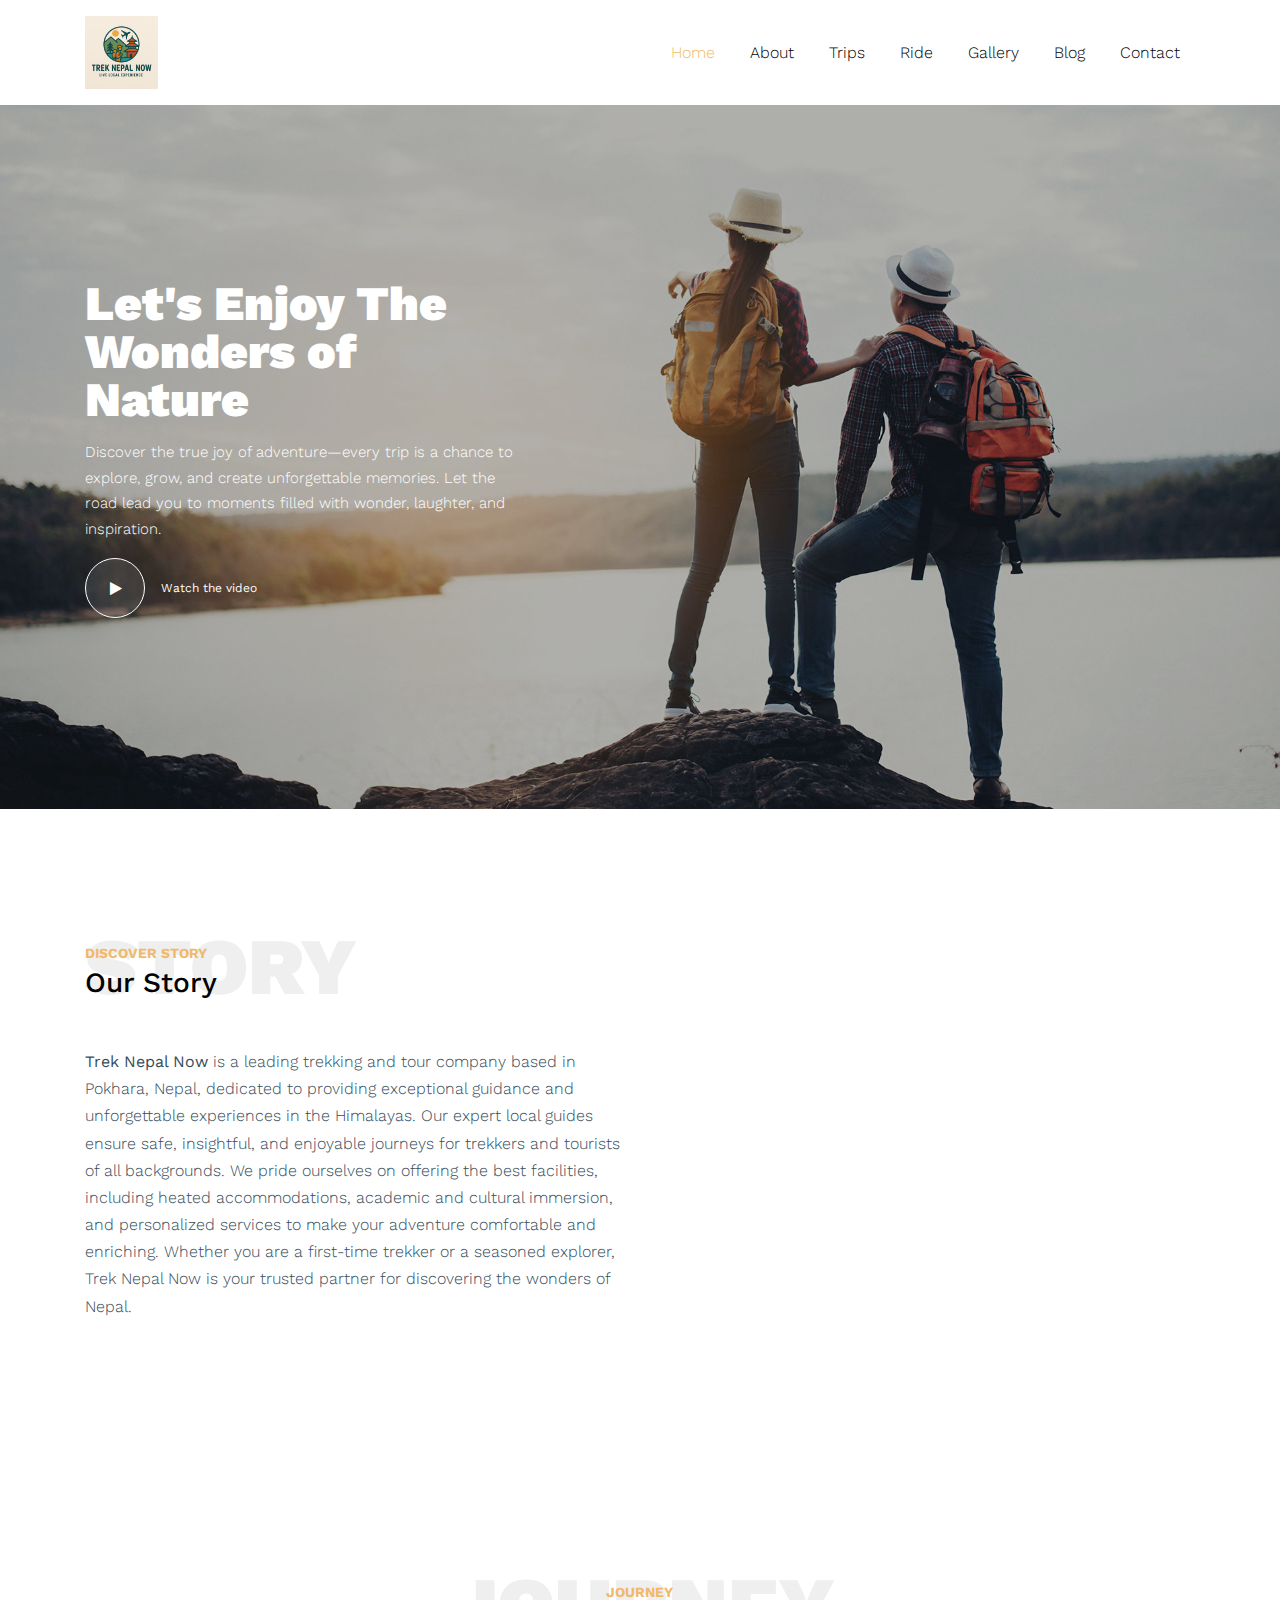
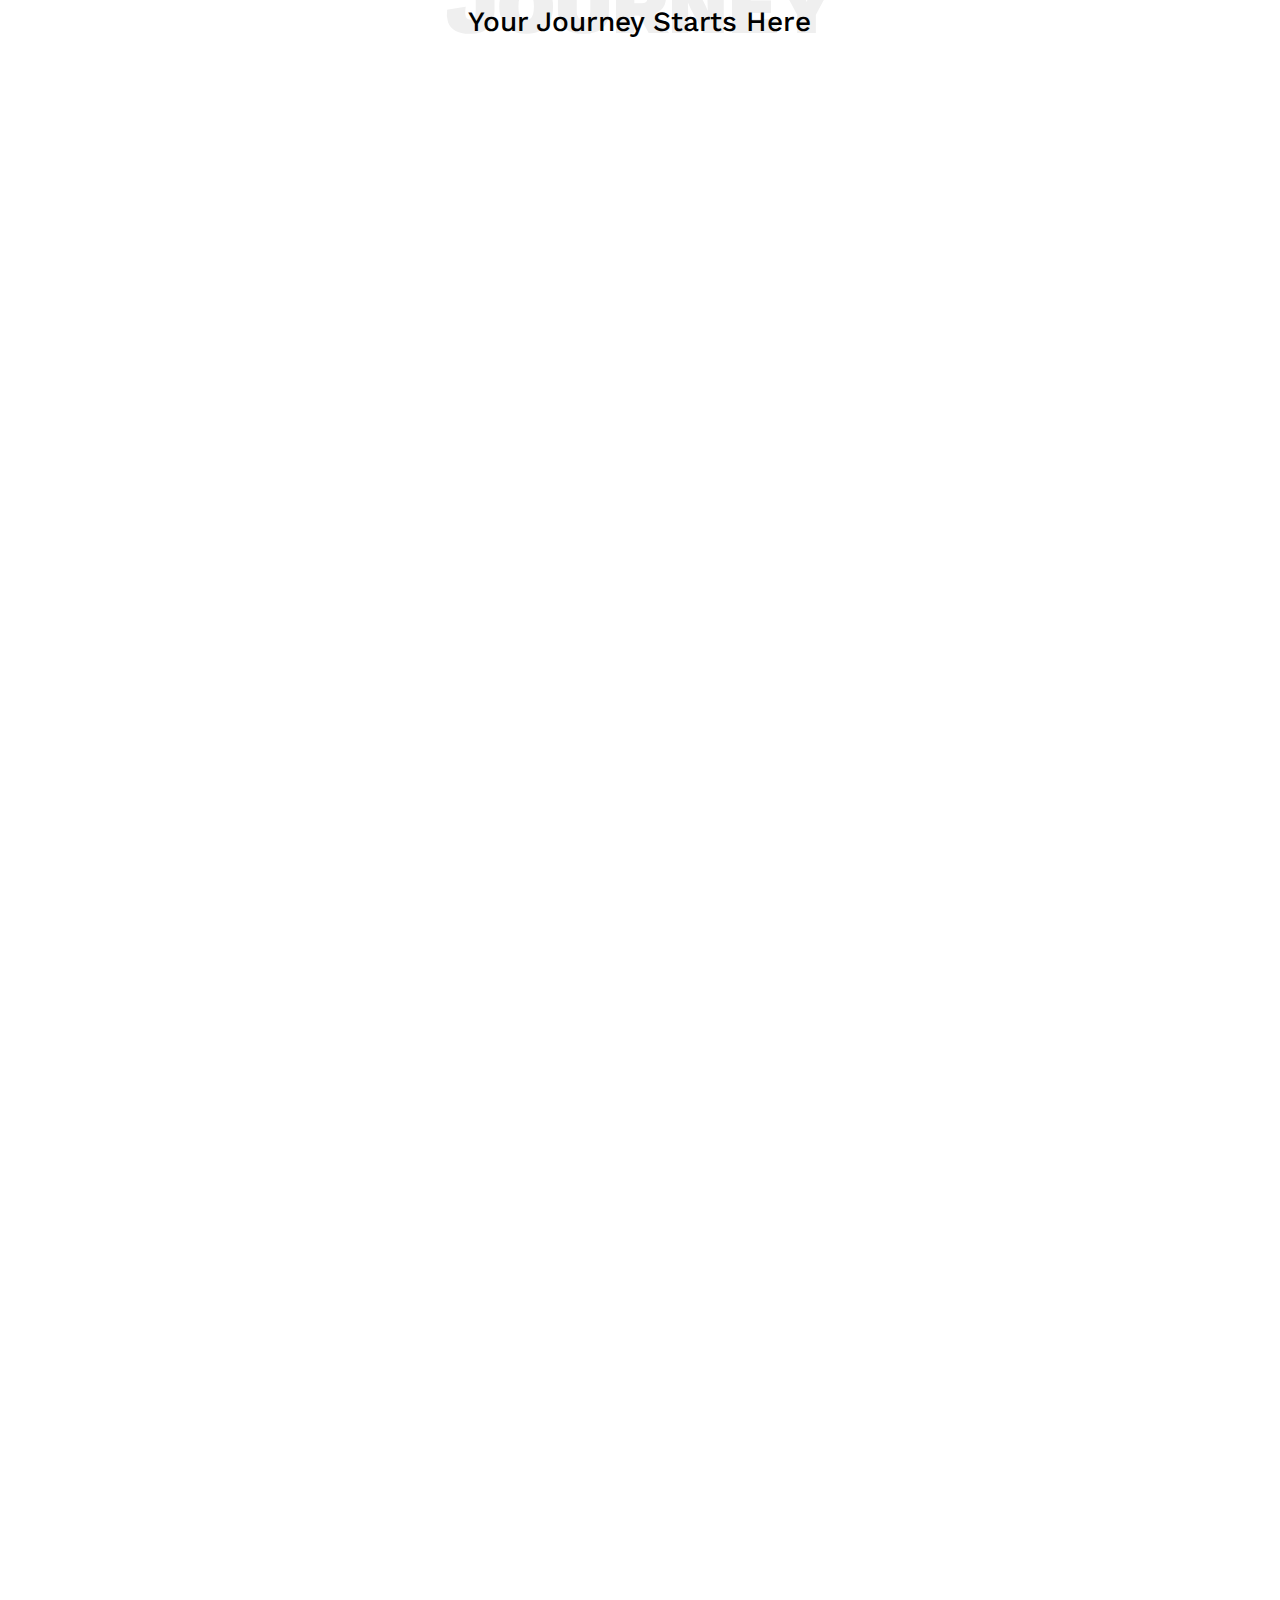
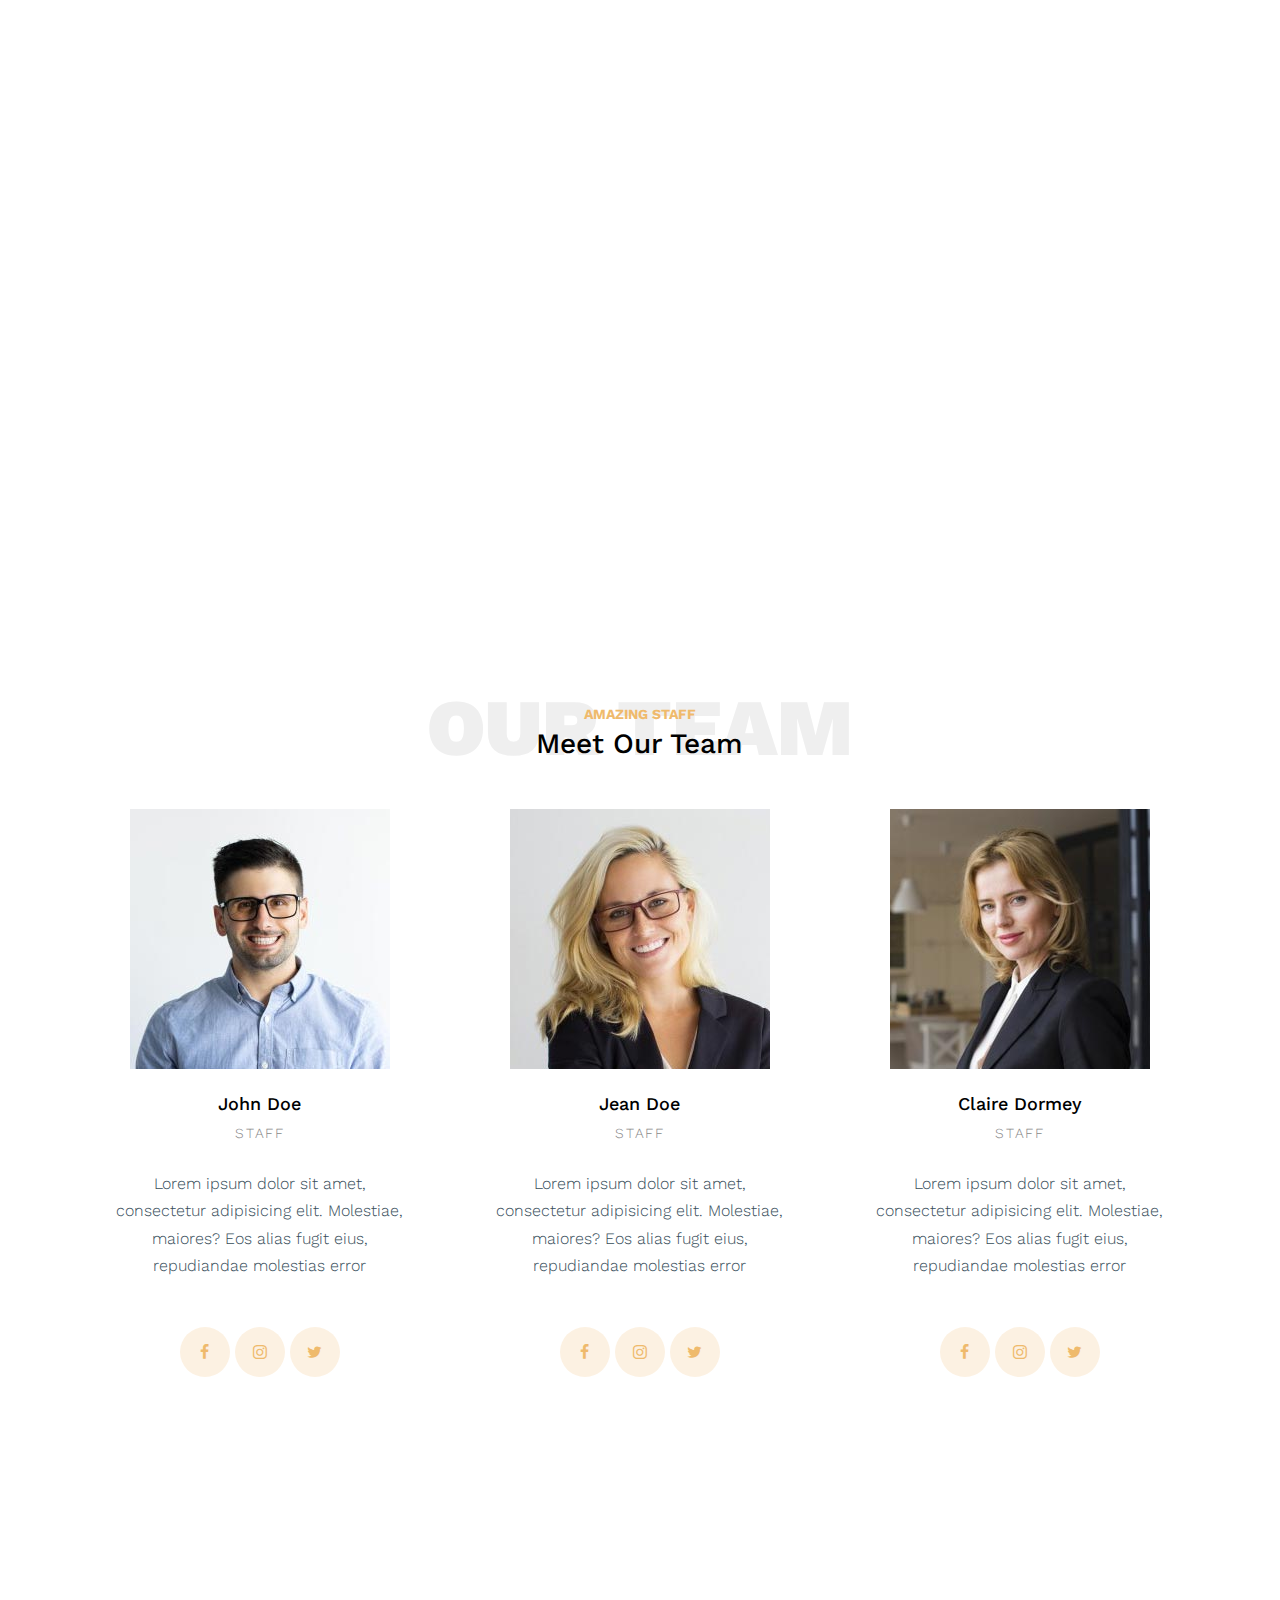
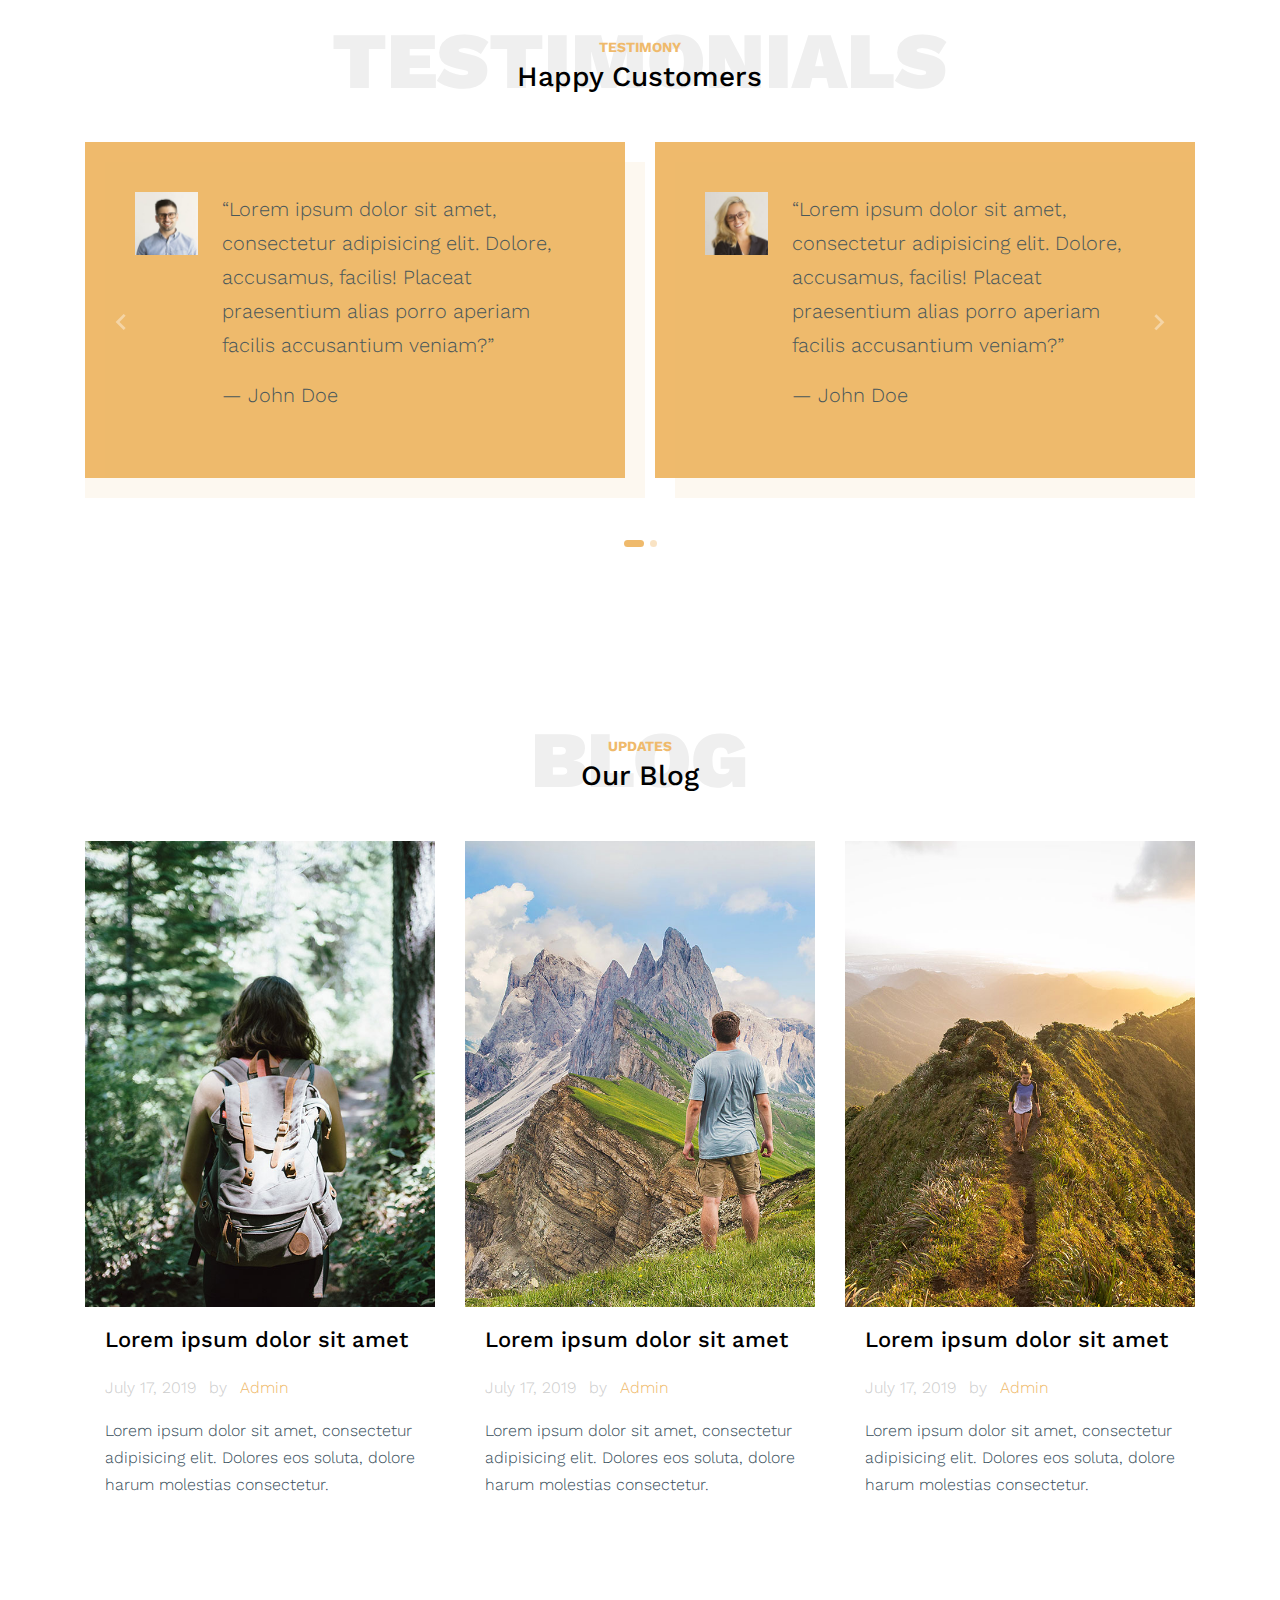
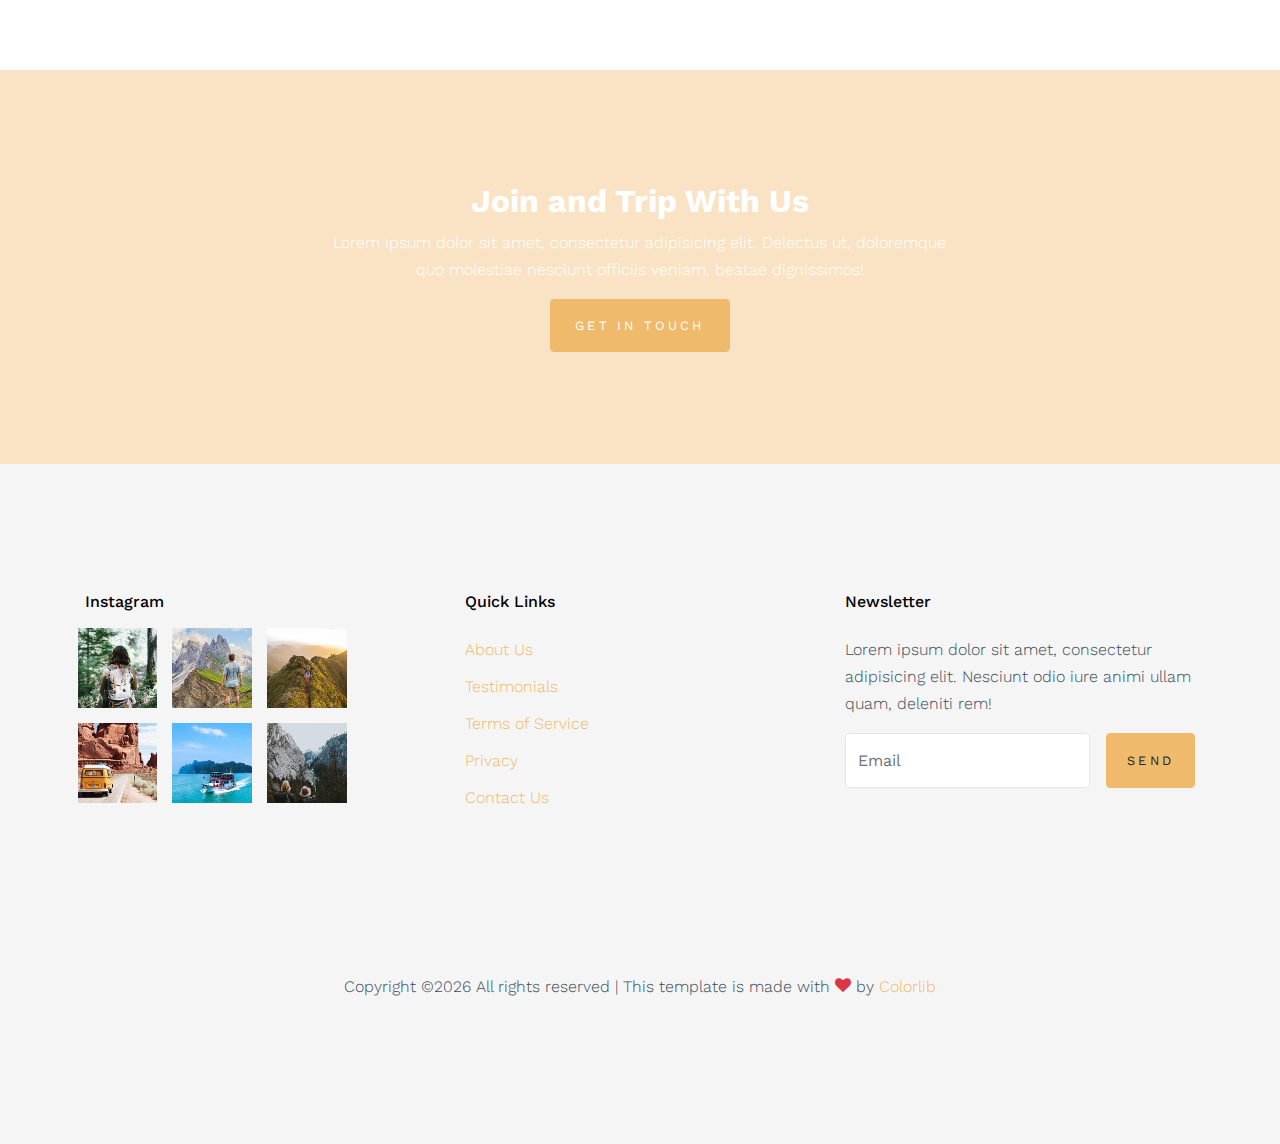
<file: index.html>
<!doctype html>
<html lang="en">
  <head>
    <title>Trips &mdash; Website Template by Colorlib</title>
    <meta charset="utf-8">
    <meta name="viewport" content="width=device-width, initial-scale=1, shrink-to-fit=no">
    <link href="https://fonts.googleapis.com/css?family=Work+Sans:400,700,900&display=swap" rel="stylesheet">
    <link rel="stylesheet" href="fonts/icomoon/style.css">
    <link rel="stylesheet" href="css/bootstrap.min.css">
    <link rel="stylesheet" href="css/bootstrap-datepicker.css">
    <link rel="stylesheet" href="css/jquery.fancybox.min.css">
    <link rel="stylesheet" href="css/owl.carousel.min.css">
    <link rel="stylesheet" href="css/owl.theme.default.min.css">
    <link rel="stylesheet" href="fonts/flaticon/font/flaticon.css">
    <link rel="stylesheet" href="css/aos.css">
    <!-- MAIN CSS -->
    <link rel="stylesheet" href="css/style.css">
  </head>

  <body data-spy="scroll" data-target=".site-navbar-target" data-offset="300">

    
    <div class="site-wrap" id="home-section">

      <div class="site-mobile-menu site-navbar-target">
        <div class="site-mobile-menu-header">
          <div class="site-mobile-menu-close mt-3">
            <span class="icon-close2 js-menu-toggle"></span>
          </div>
        </div>
        <div class="site-mobile-menu-body"></div>
      </div>

      <header class="site-navbar site-navbar-target" role="banner">

        <div class="container">
          <div class="row align-items-center position-relative">

            <div class="col-3 ">
              <div class="site-logo">
                <a href="index.html" class="font-weight-bold">
                  <img src="images/log.png" alt="Image" class="img-fluid">
                </a>
              </div>
            </div>
            <div class="col-9  text-right">
              <span class="d-inline-block d-lg-none"><a href="#" class="text-white site-menu-toggle js-menu-toggle py-5 text-white"><span class="icon-menu h3 text-white"></span></a></span>
              <nav class="site-navigation text-right ml-auto d-none d-lg-block" role="navigation">
                <ul class="site-menu main-menu js-clone-nav ml-auto ">
                  <li class="active"><a href="index.html" class="nav-link">Home</a></li>
                  <li><a href="about.html" class="nav-link">About</a></li>
                  <li><a href="trips.html" class="nav-link">Trips</a></li>
                  <li><a href="riders_tips.html" class="nav-link">Ride</a></li>
                  <li><a href="image.html" class="nav-link">Gallery</a></li>
                  <li><a href="blog.html" class="nav-link">Blog</a></li>
                  <li><a href="contact.html" class="nav-link">Contact</a></li>
                </ul>
              </nav>
            </div>

            
          </div>
        </div>

      </header>

    <div class="ftco-blocks-cover-1">
      <div class="site-section-cover overlay" style="background-image: url('images/hero_1.jpg')">
        <div class="container">
          <div class="row align-items-center">
            <div class="col-md-5" data-aos="fade-right">
              <h1 class="mb-3 text-white">Let's Enjoy The Wonders of Nature</h1>
              <p>Discover the true joy of adventure—every trip is a chance to explore, grow, and create unforgettable memories. Let the road lead you to moments filled with wonder, laughter, and inspiration.</p>
              <p class="d-flex align-items-center">
                <a href="https://vimeo.com/191947042" data-fancybox class="play-btn-39282 mr-3"><span class="icon-play"></span></a> 
                <span class="small">Watch the video</span>
              </p>
            </div>
          </div>
        </div>
      </div>
    </div>
    <div class="site-section py-5">
      <div class="container">
        <div class="row align-items-center">
          <div class="col-md-6">
            <div class="heading-39101 mb-5">
              <span class="backdrop">Story</span>
              <span class="subtitle-39191">Discover Story</span>
              <h3>Our Story</h3>
            </div>
            <p><strong>Trek Nepal Now</strong> is a leading trekking and tour company based in Pokhara, Nepal, dedicated to providing exceptional guidance and unforgettable experiences in the Himalayas. Our expert local guides ensure safe, insightful, and enjoyable journeys for trekkers and tourists of all backgrounds. We pride ourselves on offering the best facilities, including heated accommodations, academic and cultural immersion, and personalized services to make your adventure comfortable and enriching. Whether you are a first-time trekker or a seasoned explorer, Trek Nepal Now is your trusted partner for discovering the wonders of Nepal.</p>
          </div>
          <div class="col-md-6" data-aos="fade-right">
            <img src="images/traveler.jpg" alt="Image" class="img-fluid">
          </div>
        </div>
      </div>
    </div>

    <div class="site-section">
      <div class="container">
        <div class="row justify-content-center text-center">
          <div class="col-md-7">
            <div class="heading-39101 mb-5">
              <span class="backdrop text-center">Journey</span>
              <span class="subtitle-39191">Journey</span>
              <h3>Your Journey Starts Here</h3>
            </div>
          </div>
        </div>
        <div class="row">
          <div id="journey-treks-row" class="row"></div>

          <div class="col-lg-4 col-md-6 mb-4" data-aos="fade-up">
            <div class="listing-item">
              <div class="listing-image">
                <img src="images/img_3.jpg" alt="Image" class="img-fluid">
              </div>
              <div class="listing-item-content">
                <a class="px-3 mb-3 category bg-primary" href="#">$180.00</a>
                <h2 class="mb-1"><a href="trip-single.html">Temporibus aperiam</a></h2>
              </div>
            </div>
          </div>

          <div class="col-lg-4 col-md-6 mb-4" data-aos="fade-up">
            <div class="listing-item">
              <div class="listing-image">
                <img src="images/img_4.jpg" alt="Image" class="img-fluid">
              </div>
              <div class="listing-item-content">
                <a class="px-3 mb-3 category bg-primary" href="#">$600.00</a>
                <h2 class="mb-1"><a href="trip-single.html">Expedita fugiat</a></h2>
              </div>
            </div>
          </div>

          <div class="col-lg-4 col-md-6 mb-4" data-aos="fade-up">
            <div class="listing-item">
              <div class="listing-image">
                <img src="images/img_5.jpg" alt="Image" class="img-fluid">
              </div>
              <div class="listing-item-content">
                <a class="px-3 mb-3 category bg-primary" href="#">$330.00</a>
                <h2 class="mb-1"><a href="trip-single.html">Consectetur adipisicing</a></h2>
              </div>
            </div>
          </div>

          <div class="col-lg-4 col-md-6 mb-4" data-aos="fade-up">
            <div class="listing-item">
              <div class="listing-image">
                <img src="images/img_6.jpg" alt="Image" class="img-fluid">
              </div>
              <div class="listing-item-content">
                <a class="px-3 mb-3 category bg-primary" href="#">$450.00</a>
                <h2 class="mb-1"><a href="trip-single.html">Consectetur Amet</a></h2>
              </div>
            </div>
          </div>

        </div>

      </div>
    </div>
    <div class="site-section">
      <div class="container">
        <div class="row justify-content-center text-center">
          <div class="col-md-10">
            <div class="heading-39101 mb-5">
              <span class="backdrop text-center">Our Team</span>
              <span class="subtitle-39191">Amazing Staff</span>
              <h3>Meet Our Team</h3>
            </div>
          </div>
        </div>

        <div class="row">
          <div class="col-lg-4 col-md-6 mb-4">
            <div class="person-29191 text-center">
              <img src="images/person_1.jpg" alt="Image" class="img-fluid mb-4">
              <div class="px-4">
                <h2 class="mb-2">John Doe</h2>
                <p class="caption mb-4">Staff</p>
                <p>Lorem ipsum dolor sit amet, consectetur adipisicing elit. Molestiae, maiores? Eos alias fugit eius, repudiandae molestias error</p>
                <div class="social_29128 mt-5">
                <a href="#"><span class="icon-facebook"></span></a>  
                <a href="#"><span class="icon-instagram"></span></a>  
                <a href="#"><span class="icon-twitter"></span></a>  
               </div>
              </div>
            </div>
          </div>

          <div class="col-lg-4 col-md-6 mb-4">
            <div class="person-29191 text-center">
              <img src="images/person_2.jpg" alt="Image" class="img-fluid mb-4">
              <div class="px-4">
                <h2 class="mb-2">Jean Doe</h2>
                <p class="caption mb-4">Staff</p>
                <p>Lorem ipsum dolor sit amet, consectetur adipisicing elit. Molestiae, maiores? Eos alias fugit eius, repudiandae molestias error</p>
                <div class="social_29128 mt-5">
                <a href="#"><span class="icon-facebook"></span></a>  
                <a href="#"><span class="icon-instagram"></span></a>  
                <a href="#"><span class="icon-twitter"></span></a>  
               </div>
              </div>
            </div>
          </div>

          <div class="col-lg-4 col-md-6 mb-4">
            <div class="person-29191 text-center">
              <img src="images/person_3.jpg" alt="Image" class="img-fluid mb-4">
              <div class="px-4">
                <h2 class="mb-2">Claire Dormey</h2>
                <p class="caption mb-4">Staff</p>
                <p>Lorem ipsum dolor sit amet, consectetur adipisicing elit. Molestiae, maiores? Eos alias fugit eius, repudiandae molestias error</p>
                <div class="social_29128 mt-5">
                <a href="#"><span class="icon-facebook"></span></a>  
                <a href="#"><span class="icon-instagram"></span></a>  
                <a href="#"><span class="icon-twitter"></span></a>  
               </div>
              </div>
            </div>
          </div>

        </div>

      </div>
    </div>


    

    <div class="site-section">

      <div class="container">

        <div class="row justify-content-center text-center">
          <div class="col-md-10">
            <div class="heading-39101 mb-5">
              <span class="backdrop text-center">Testimonials</span>
              <span class="subtitle-39191">Testimony</span>
              <h3>Happy Customers</h3>
            </div>
          </div>
        </div>

        <div class="owl-carousel slide-one-item">
          <div class="row">
            <div class="col-md-6">

              <div class="testimonial-39191 d-flex">
                <div class="mr-4">
                  <img src="images/person_1.jpg" alt="Image" class="img-fluid">
                </div>
                <div>
                <blockquote>&ldquo;Lorem ipsum dolor sit amet, consectetur adipisicing elit. Dolore, accusamus, facilis! Placeat praesentium alias porro aperiam facilis accusantium veniam?&rdquo;</blockquote>
                <p>&mdash; John Doe</p>
                </div>
              </div>    
              
            </div>

            <div class="col-md-6">

              <div class="testimonial-39191 d-flex">
                <div class="mr-4">
                  <img src="images/person_2.jpg" alt="Image" class="img-fluid">
                </div>
                <div>
                <blockquote>&ldquo;Lorem ipsum dolor sit amet, consectetur adipisicing elit. Dolore, accusamus, facilis! Placeat praesentium alias porro aperiam facilis accusantium veniam?&rdquo;</blockquote>
                <p>&mdash; John Doe</p>
                </div>
              </div>    
              
            </div>
          </div>

          <div class="row">
            <div class="col-md-6">

              <div class="testimonial-39191 d-flex">
                <div class="mr-4">
                  <img src="images/person_1.jpg" alt="Image" class="img-fluid">
                </div>
                <div>
                <blockquote>&ldquo;Lorem ipsum dolor sit amet, consectetur adipisicing elit. Dolore, accusamus, facilis! Placeat praesentium alias porro aperiam facilis accusantium veniam?&rdquo;</blockquote>
                <p>&mdash; John Doe</p>
                </div>
              </div>    
              
            </div>

            <div class="col-md-6">

              <div class="testimonial-39191 d-flex">
                <div class="mr-4">
                  <img src="images/person_2.jpg" alt="Image" class="img-fluid">
                </div>
                <div>
                <blockquote>&ldquo;Lorem ipsum dolor sit amet, consectetur adipisicing elit. Dolore, accusamus, facilis! Placeat praesentium alias porro aperiam facilis accusantium veniam?&rdquo;</blockquote>
                <p>&mdash; John Doe</p>
                </div>
              </div>    
              
            </div>
          </div>

        </div>

      </div>
    </div>


    <div class="site-section">

      <div class="container">
        <div class="row justify-content-center text-center">
          <div class="col-md-10">
            <div class="heading-39101 mb-5">
              <span class="backdrop text-center">Blog</span>
              <span class="subtitle-39191">Updates</span>
              <h3>Our Blog</h3>
            </div>
          </div>
        </div>

        <div class="row">
          <div class="col-lg-4 col-md-6 mb-4">
            <div class="post-entry-1 h-100">
              <a href="single.html">
                <img src="images/img_1.jpg" alt="Image"
                 class="img-fluid">
              </a>
              <div class="post-entry-1-contents">
                
                <h2><a href="single.html">Lorem ipsum dolor sit amet</a></h2>
                <span class="meta d-inline-block mb-3">July 17, 2019 <span class="mx-2">by</span> <a href="#">Admin</a></span>
                <p>Lorem ipsum dolor sit amet, consectetur adipisicing elit. Dolores eos soluta, dolore harum molestias consectetur.</p>
              </div>
            </div>
          </div>
          <div class="col-lg-4 col-md-6 mb-4">
            <div class="post-entry-1 h-100">
              <a href="single.html">
                <img src="images/img_2.jpg" alt="Image"
                 class="img-fluid">
              </a>
              <div class="post-entry-1-contents">
                
                <h2><a href="single.html">Lorem ipsum dolor sit amet</a></h2>
                <span class="meta d-inline-block mb-3">July 17, 2019 <span class="mx-2">by</span> <a href="#">Admin</a></span>
                <p>Lorem ipsum dolor sit amet, consectetur adipisicing elit. Dolores eos soluta, dolore harum molestias consectetur.</p>
              </div>
            </div>
          </div>

          <div class="col-lg-4 col-md-6 mb-4">
            <div class="post-entry-1 h-100">
              <a href="single.html">
                <img src="images/img_3.jpg" alt="Image"
                 class="img-fluid">
              </a>
              <div class="post-entry-1-contents">
                
                <h2><a href="single.html">Lorem ipsum dolor sit amet</a></h2>
                <span class="meta d-inline-block mb-3">July 17, 2019 <span class="mx-2">by</span> <a href="#">Admin</a></span>
                <p>Lorem ipsum dolor sit amet, consectetur adipisicing elit. Dolores eos soluta, dolore harum molestias consectetur.</p>
              </div>
            </div>
          </div>
        </div>
      </div>
    </div>
    

    <div class="site-section bg-image overlay" style="background-image: url('images/hero_1.jpg')">
      <div class="container">
        <div class="row justify-content-center">
          <div class="col-md-7 text-center">
            <h2 class="font-weight-bold text-white">Join and Trip With Us</h2>
            <p class="text-white">Lorem ipsum dolor sit amet, consectetur adipisicing elit. Delectus ut, doloremque quo molestiae nesciunt officiis veniam, beatae dignissimos!</p>
            <p class="mb-0"><a href="#" class="btn btn-primary text-white py-3 px-4">Get In Touch</a></p>
          </div>
        </div>
      </div>
    </div>

    <footer class="site-footer bg-light">
      <div class="container">
        <div class="row">
          <div class="col-lg-3">
            <h2 class="footer-heading mb-3">Instagram</h2>
            <div class="row">
              <div class="col-4 gal_col">
                <a href="#"><img src="images/insta_1.jpg" alt="Image" class="img-fluid"></a>
              </div>
              <div class="col-4 gal_col">
                <a href="#"><img src="images/insta_2.jpg" alt="Image" class="img-fluid"></a>
              </div>
              <div class="col-4 gal_col">
                <a href="#"><img src="images/insta_3.jpg" alt="Image" class="img-fluid"></a>
              </div>
              <div class="col-4 gal_col">
                <a href="#"><img src="images/insta_4.jpg" alt="Image" class="img-fluid"></a>
              </div>
              <div class="col-4 gal_col">
                <a href="#"><img src="images/insta_5.jpg" alt="Image" class="img-fluid"></a>
              </div>
              <div class="col-4 gal_col">
                <a href="#"><img src="images/insta_6.jpg" alt="Image" class="img-fluid"></a>
              </div>
            </div>
          </div>
          <div class="col-lg-8 ml-auto">
            <div class="row">
              <div class="col-lg-6 ml-auto">
                <h2 class="footer-heading mb-4">Quick Links</h2>
                <ul class="list-unstyled">
                  <li><a href="#">About Us</a></li>
                  <li><a href="#">Testimonials</a></li>
                  <li><a href="#">Terms of Service</a></li>
                  <li><a href="#">Privacy</a></li>
                  <li><a href="#">Contact Us</a></li>
                </ul>
              </div>
              <div class="col-lg-6">
                <h2 class="footer-heading mb-4">Newsletter</h2>
                <p>Lorem ipsum dolor sit amet, consectetur adipisicing elit. Nesciunt odio iure animi ullam quam, deleniti rem!</p>
                <form action="#" class="d-flex" class="subscribe">
                  <input type="text" class="form-control mr-3" placeholder="Email">
                  <input type="submit" value="Send" class="btn btn-primary">
                </form>
              </div>
              
            </div>
          </div>
        </div>
        <div class="row pt-5 mt-5 text-center">
          <div class="col-md-12">
            <div class="border-top pt-5">
              <p>
            <!-- Link back to Colorlib can't be removed. Template is licensed under CC BY 3.0. -->
            Copyright &copy;<script>document.write(new Date().getFullYear());</script> All rights reserved | This template is made with <i class="icon-heart text-danger" aria-hidden="true"></i> by <a href="https://colorlib.com" target="_blank" rel="noopener">Colorlib</a>
            <!-- Link back to Colorlib can't be removed. Template is licensed under CC BY 3.0. -->
            </p>
            </div>
          </div>

        </div>
      </div>
    </footer>

    </div>

    <script src="js/jquery-3.3.1.min.js"></script>
    <script src="js/jquery-migrate-3.0.0.js"></script>
    <script src="js/popper.min.js"></script>
    <script src="js/bootstrap.min.js"></script>
    <script src="js/owl.carousel.min.js"></script>
    <script src="js/jquery.sticky.js"></script>
    <script src="js/jquery.waypoints.min.js"></script>
    <script src="js/jquery.animateNumber.min.js"></script>
    <script src="js/jquery.fancybox.min.js"></script>
    <script src="js/jquery.stellar.min.js"></script>
    <script src="js/jquery.easing.1.3.js"></script>
    <script src="js/bootstrap-datepicker.min.js"></script>
    <script src="js/isotope.pkgd.min.js"></script>
    <script src="js/aos.js"></script>

    <script src="js/main.js"></script>
    <script>
      // Use the same trekData as in trips.html
      const trekData = {
        "treks": [
          {
            "title": "Mardi Himal Trek",
            "duration": "6 Days / 5 Nights",
            "region": "Annapurna",
            "maxAltitude": "4500m",
            "difficulty": "Moderate",
            "accommodation": ["Tea houses", "Homestays"],
            "bestSeasons": ["March-May", "September-November"],
            "pricing": {
              "2-3 People": 360,
              "4-6 People": 300,
              "7+ People": 270
            },
            "highlights": [
              "Stunning ridge trail with panoramic mountain views",
              "Unbeatable sunrise & Himalayan scenery",
              "Quiet off-the-beaten path",
              "Beautiful jungle walk with views of Machhapuchhre"
            ],
            "image": "images/img_1.jpg",
            "id": "mardi-himal"
          },
          {
            "title": "Ghorepani Poon Hill Trek",
            "duration": "5 Days / 4 Nights",
            "region": "Annapurna Region",
            "maxAltitude": "3210m",
            "difficulty": "Easy to Moderate",
            "bestFor": ["First-time trekkers", "Families", "Photographers"],
            "pricePackages": {
              "Standard": { "price": 350 },
              "Budget": { "price": 180 },
              "Luxury": { "price": 500 }
            },
            "highlights": [
              "Sunrise view from Poon Hill (Annapurna & Dhaulagiri ranges)",
              "Traditional Gurung & Magar villages",
              "Rhododendron forests & waterfalls",
              "Live local experience with homestays"
            ],
            "image": "images/img_2.jpg",
            "id": "ghorepani-poon-hill"
          },
          {
            "title": "Annapurna Base Camp Trek",
            "duration": "12-15 Days",
            "region": "Annapurna",
            "maxAltitude": "4130m",
            "difficulty": "Moderate",
            "pricing": { "Standard": 650 },
            "highlights": [
              "360-degree mountain panorama",
              "Diverse landscapes and cultures",
              "Natural hot springs",
              "Close-up views of Annapurna massif"
            ],
            "image": "images/img_3.jpg",
            "id": "annapurna-base-camp"
          },
          {
            "title": "Everest Base Camp Trek",
            "duration": "16-18 Days",
            "region": "Everest",
            "maxAltitude": "5364m",
            "difficulty": "Hard",
            "pricing": { "Standard": 1200 },
            "highlights": [
              "World's highest base camp",
              "Sherpa culture and monasteries",
              "Breathtaking mountain views",
              "Adventure of a lifetime"
            ],
            "image": "images/img_4.jpg",
            "id": "everest-base-camp"
          },
          {
            "title": "Langtang Valley Trek",
            "duration": "8-10 Days",
            "region": "Langtang",
            "maxAltitude": "4984m",
            "difficulty": "Moderate",
            "pricing": { "Standard": 450 },
            "highlights": [
              "Tamang and Tibetan culture",
              "Beautiful valley and glaciers",
              "Less crowded trails",
              "Sacred lakes and views"
            ],
            "image": "images/img_5.jpg",
            "id": "langtang-valley"
          },
          {
            "title": "Manaslu Circuit Trek",
            "duration": "14-18 Days",
            "region": "Manaslu",
            "maxAltitude": "5106m",
            "difficulty": "Hard",
            "pricing": { "Standard": 950 },
            "highlights": [
              "Remote and wild terrain",
              "Cultural diversity",
              "Spectacular mountain views",
              "Challenging high passes"
            ],
            "image": "images/img_6.jpg",
            "id": "manaslu-circuit"
          },
          {
            "title": "Upper Mustang Trek",
            "duration": "12-16 Days",
            "region": "Mustang",
            "maxAltitude": "4200m",
            "difficulty": "Moderate",
            "pricing": { "Standard": 1100 },
            "highlights": [
              "Ancient Tibetan culture",
              "Unique desert landscape",
              "Forbidden Kingdom",
              "Ancient caves and monasteries"
            ],
            "image": "images/img_1.jpg",
            "id": "upper-mustang"
          },
          {
            "title": "Dhaulagiri Circuit Trek",
            "duration": "18-20 Days",
            "region": "Dhaulagiri",
            "maxAltitude": "5360m",
            "difficulty": "Hard",
            "pricing": { "Standard": 1300 },
            "highlights": [
              "World's 7th highest peak",
              "Remote wilderness",
              "Technical challenges",
              "Pristine mountain environment"
            ],
            "image": "images/img_2.jpg",
            "id": "dhaulagiri-circuit"
          }
        ]
      };
      // Dynamically load trek cards for the Journey section
      const treks = trekData.treks || [];
      const row = document.getElementById('journey-treks-row');
      row.innerHTML = treks.slice(0, 6).map((trek, idx) => {
        const price = trek.pricing ? ('$' + (trek.pricing['1 Person'] || trek.pricing['Standard']?.price || trek.pricing['2-3 People'] || trek.pricing['Standard'] || 'N/A')) : (trek.pricePackages ? ('$' + (trek.pricePackages.Standard?.price || 'N/A')) : '$N/A');
        const img = trek.image || 'images/img_1.jpg';
        return `
          <div class="col-lg-4 col-md-6 mb-4" data-aos="fade-up">
            <div class="listing-item" onclick="window.location.href='trip-single.html?trek=${idx}'" style="cursor:pointer;">
              <div class="listing-image">
                <img src="${img}" alt="${trek.title}" class="img-fluid">
              </div>
              <div class="listing-item-content">
                <a class="px-3 mb-3 category bg-primary" href="#">${price}</a>
                <h2 class="mb-1">${trek.title}</h2>
              </div>
            </div>
          </div>
        `;
      }).join('');
    </script>

  </body>

</html>
</file>
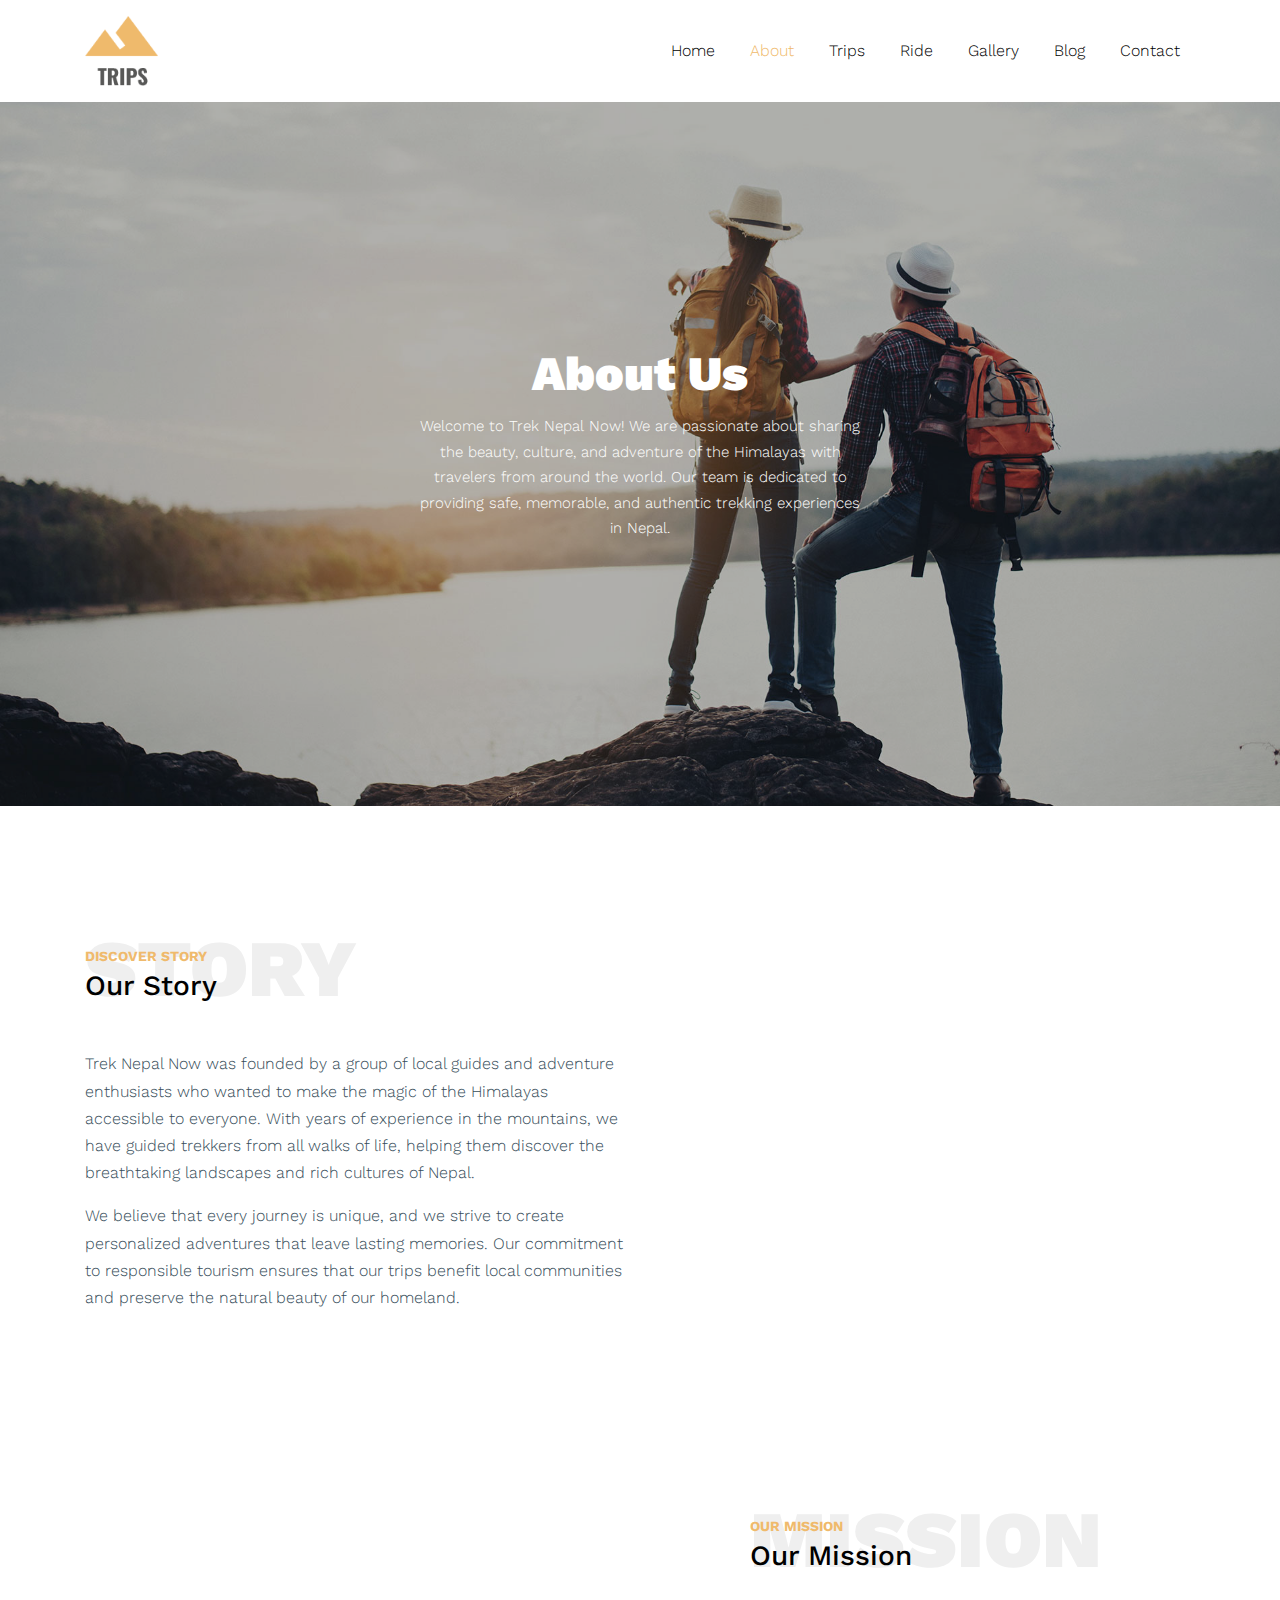
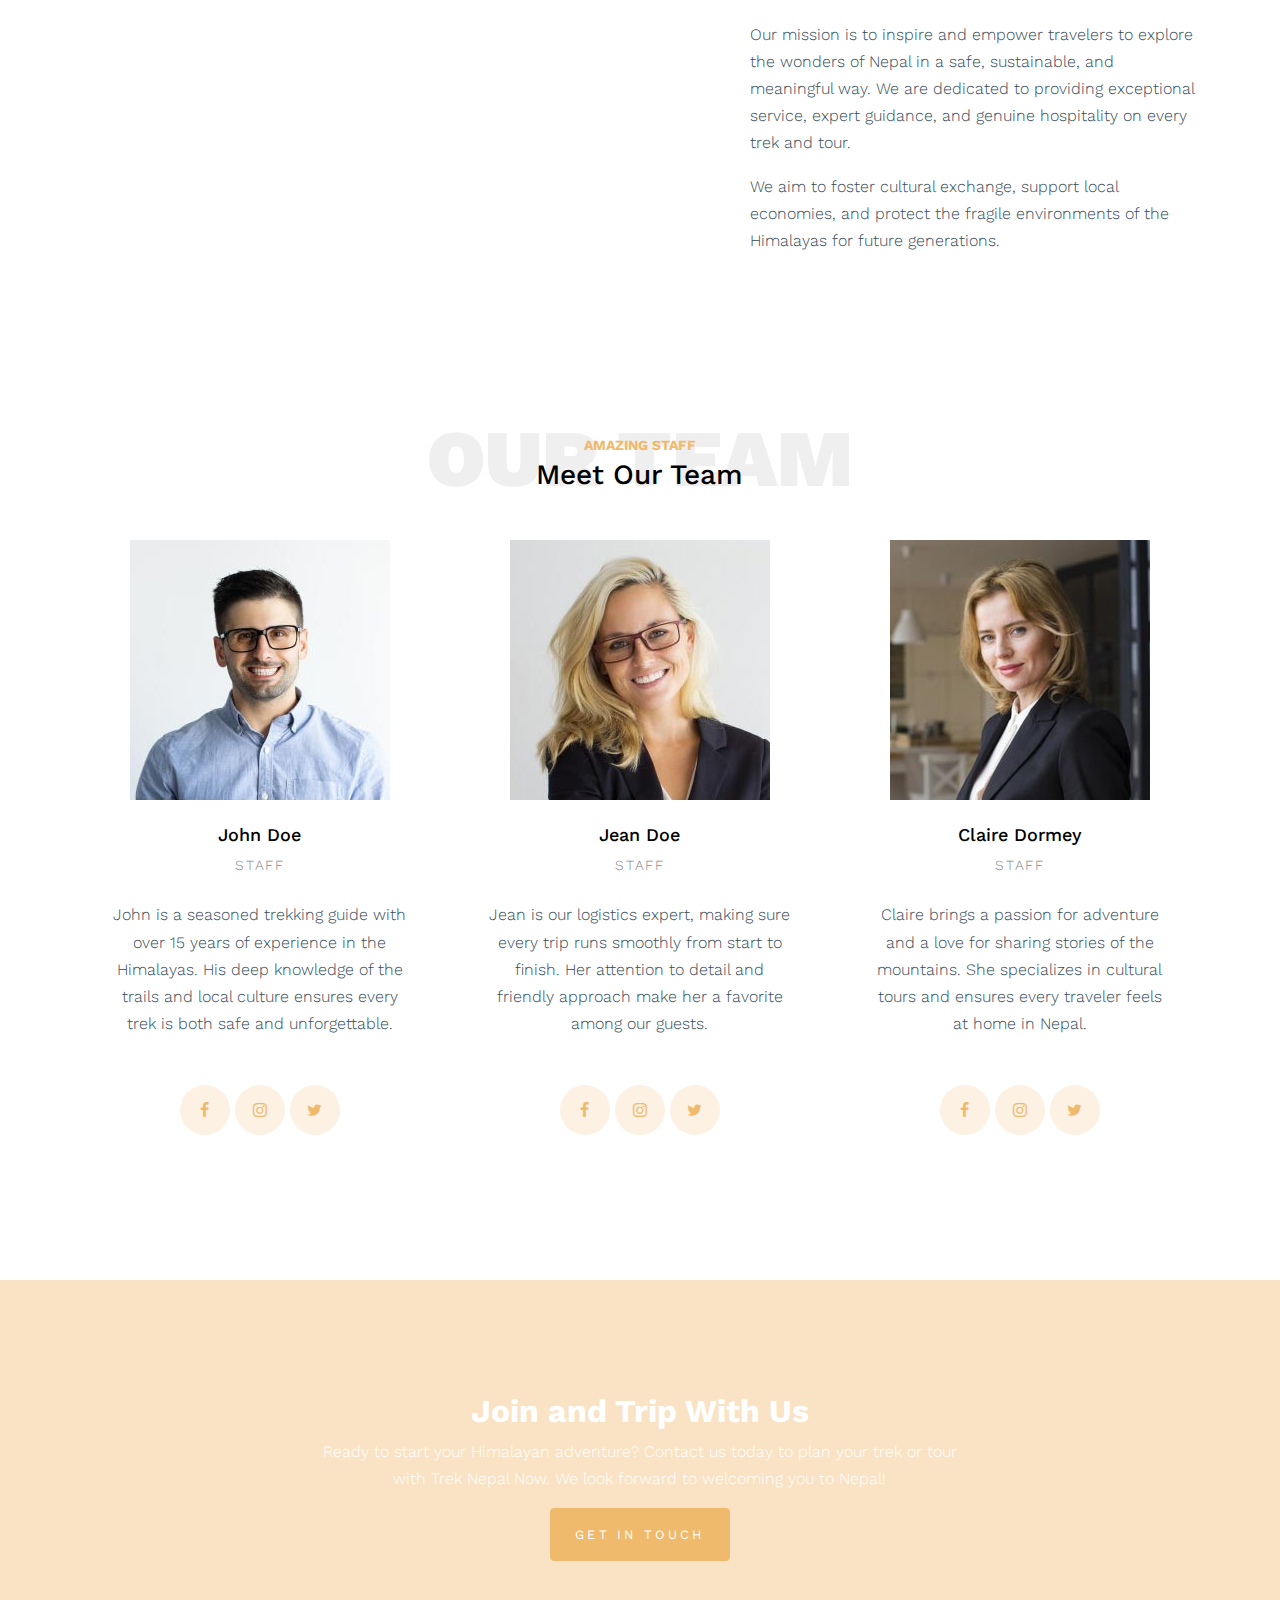
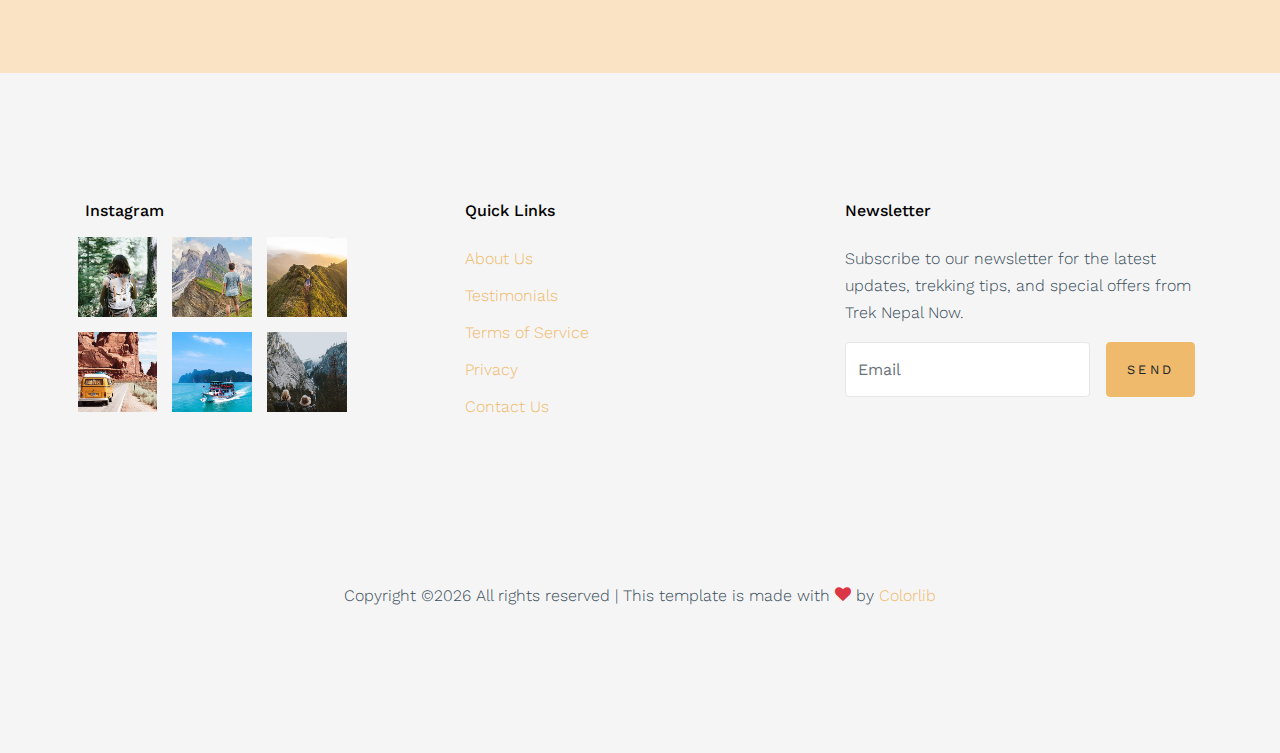
<file: about.html>
<!doctype html>
<html lang="en">

  <head>
    <title>Trips &mdash; Website Template by Colorlib</title>
    <meta charset="utf-8">
    <meta name="viewport" content="width=device-width, initial-scale=1, shrink-to-fit=no">
    <link href="https://fonts.googleapis.com/css?family=Work+Sans:400,700,900&display=swap" rel="stylesheet">
    <link rel="stylesheet" href="fonts/icomoon/style.css">
    <link rel="stylesheet" href="css/bootstrap.min.css">
    <link rel="stylesheet" href="css/bootstrap-datepicker.css">
    <link rel="stylesheet" href="css/jquery.fancybox.min.css">
    <link rel="stylesheet" href="css/owl.carousel.min.css">
    <link rel="stylesheet" href="css/owl.theme.default.min.css">
    <link rel="stylesheet" href="fonts/flaticon/font/flaticon.css">
    <link rel="stylesheet" href="css/aos.css">

    <!-- MAIN CSS -->
    <link rel="stylesheet" href="css/style.css">

  </head>
  <body data-spy="scroll" data-target=".site-navbar-target" data-offset="300">
    
    <div class="site-wrap" id="home-section">

      <div class="site-mobile-menu site-navbar-target">
        <div class="site-mobile-menu-header">
          <div class="site-mobile-menu-close mt-3">
            <span class="icon-close2 js-menu-toggle"></span>
          </div>
        </div>
        <div class="site-mobile-menu-body"></div>
      </div>



      <header class="site-navbar site-navbar-target" role="banner">

        <div class="container">
          <div class="row align-items-center position-relative">

            <div class="col-3 ">
              <div class="site-logo">
                <a href="index.html" class="font-weight-bold">
                  <img src="images/logo.png" alt="Image" class="img-fluid">
                </a>
              </div>
            </div>

            <div class="col-9  text-right">
              <span class="d-inline-block d-lg-none"><a href="#" class="text-white site-menu-toggle js-menu-toggle py-5 text-white"><span class="icon-menu h3 text-white"></span></a></span> 
              <nav class="site-navigation text-right ml-auto d-none d-lg-block" role="navigation">
                <ul class="site-menu main-menu js-clone-nav ml-auto ">
                  <li><a href="index.html" class="nav-link">Home</a></li>
                  <li class="active"><a href="about.html" class="nav-link">About</a></li>
                  <li><a href="trips.html" class="nav-link">Trips</a></li>
                  <li><a href="riders_tips.html" class="nav-link">Ride</a></li>
                  <li><a href="image.html" class="nav-link">Gallery</a></li>
                  <li><a href="blog.html" class="nav-link">Blog</a></li>
                  <li><a href="contact.html" class="nav-link">Contact</a></li>
                </ul>
              </nav>
            </div>

            
          </div>
        </div>

      </header>

    <div class="ftco-blocks-cover-1">
      <div class="site-section-cover overlay" style="background-image: url('images/hero_1.jpg')">
        <div class="container">
          <div class="row align-items-center justify-content-center text-center">
            <div class="col-md-5" data-aos="fade-up">
              <h1 class="mb-3 text-white">About Us</h1>
              <p>Welcome to Trek Nepal Now! We are passionate about sharing the beauty, culture, and adventure of the Himalayas with travelers from around the world. Our team is dedicated to providing safe, memorable, and authentic trekking experiences in Nepal.</p>
              
            </div>
          </div>
        </div>
      </div>
    </div>


    <div class="site-section py-5">
      <div class="container">
        <div class="row align-items-center">
          <div class="col-md-6">
            <div class="heading-39101 mb-5">
              <span class="backdrop">Story</span>
              <span class="subtitle-39191">Discover Story</span>
              <h3>Our Story</h3>
            </div>
            <p>Trek Nepal Now was founded by a group of local guides and adventure enthusiasts who wanted to make the magic of the Himalayas accessible to everyone. With years of experience in the mountains, we have guided trekkers from all walks of life, helping them discover the breathtaking landscapes and rich cultures of Nepal.</p>
            <p>We believe that every journey is unique, and we strive to create personalized adventures that leave lasting memories. Our commitment to responsible tourism ensures that our trips benefit local communities and preserve the natural beauty of our homeland.</p>
          </div>
          <div class="col-md-6" data-aos="fade-right">
            <img src="images/traveler.jpg" alt="Image" class="img-fluid">
          </div>
        </div>
      </div>
    </div>


    <div class="site-section py-5">
      <div class="container">
        <div class="row align-items-center">
          <div class="col-md-5 order-2 ml-auto">
            <div class="heading-39101 mb-5">
              <span class="backdrop">Mission</span>
              <span class="subtitle-39191">Our Mission</span>
              <h3>Our Mission</h3>
            </div>
            <p>Our mission is to inspire and empower travelers to explore the wonders of Nepal in a safe, sustainable, and meaningful way. We are dedicated to providing exceptional service, expert guidance, and genuine hospitality on every trek and tour.</p>
            <p>We aim to foster cultural exchange, support local economies, and protect the fragile environments of the Himalayas for future generations.</p>
          </div>
          <div class="col-md-6 order-1" data-aos="fade-left">
            <img src="images/hero_1.jpg" alt="Image" class="img-fluid">
          </div>
        </div>
      </div>
    </div>

    
    <div class="site-section">

      <div class="container">
        <div class="row justify-content-center text-center">
          <div class="col-md-10">
            <div class="heading-39101 mb-5">
              <span class="backdrop text-center">Our Team</span>
              <span class="subtitle-39191">Amazing Staff</span>
              <h3>Meet Our Team</h3>
            </div>
          </div>
        </div>


        <div class="row">

          <div class="col-lg-4 col-md-6 mb-4">
            <div class="person-29191 text-center">
              <img src="images/person_1.jpg" alt="Image" class="img-fluid mb-4">
              <div class="px-4">
                <h2 class="mb-2">John Doe</h2>
                <p class="caption mb-4">Staff</p>
                <p>John is a seasoned trekking guide with over 15 years of experience in the Himalayas. His deep knowledge of the trails and local culture ensures every trek is both safe and unforgettable.</p>
                <div class="social_29128 mt-5">
                <a href="#"><span class="icon-facebook"></span></a>  
                <a href="#"><span class="icon-instagram"></span></a>  
                <a href="#"><span class="icon-twitter"></span></a>  
               </div>
              </div>
            </div>
          </div>

          <div class="col-lg-4 col-md-6 mb-4">
            <div class="person-29191 text-center">
              <img src="images/person_2.jpg" alt="Image" class="img-fluid mb-4">
              <div class="px-4">
                <h2 class="mb-2">Jean Doe</h2>
                <p class="caption mb-4">Staff</p>
                <p>Jean is our logistics expert, making sure every trip runs smoothly from start to finish. Her attention to detail and friendly approach make her a favorite among our guests.</p>
                <div class="social_29128 mt-5">
                <a href="#"><span class="icon-facebook"></span></a>  
                <a href="#"><span class="icon-instagram"></span></a>  
                <a href="#"><span class="icon-twitter"></span></a>  
               </div>
              </div>
            </div>
          </div>

          <div class="col-lg-4 col-md-6 mb-4">
            <div class="person-29191 text-center">
              <img src="images/person_3.jpg" alt="Image" class="img-fluid mb-4">
              <div class="px-4">
                <h2 class="mb-2">Claire Dormey</h2>
                <p class="caption mb-4">Staff</p>
                <p>Claire brings a passion for adventure and a love for sharing stories of the mountains. She specializes in cultural tours and ensures every traveler feels at home in Nepal.</p>
                <div class="social_29128 mt-5">
                <a href="#"><span class="icon-facebook"></span></a>  
                <a href="#"><span class="icon-instagram"></span></a>  
                <a href="#"><span class="icon-twitter"></span></a>  
               </div>
              </div>
            </div>
          </div>

        </div>

      </div>
    </div>


    

    

    <div class="site-section bg-image overlay" style="background-image: url('images/hero_1.jpg')">
      <div class="container">
        <div class="row justify-content-center">
          <div class="col-md-7 text-center">
            <h2 class="font-weight-bold text-white">Join and Trip With Us</h2>
            <p class="text-white">Ready to start your Himalayan adventure? Contact us today to plan your trek or tour with Trek Nepal Now. We look forward to welcoming you to Nepal!</p>
            <p class="mb-0"><a href="#" class="btn btn-primary text-white py-3 px-4">Get In Touch</a></p>
          </div>
        </div>
      </div>
    </div>

    <footer class="site-footer bg-light">
      <div class="container">
        <div class="row">
          <div class="col-lg-3">
            <h2 class="footer-heading mb-3">Instagram</h2>
            <div class="row">
              <div class="col-4 gal_col">
                <a href="#"><img src="images/insta_1.jpg" alt="Image" class="img-fluid"></a>
              </div>
              <div class="col-4 gal_col">
                <a href="#"><img src="images/insta_2.jpg" alt="Image" class="img-fluid"></a>
              </div>
              <div class="col-4 gal_col">
                <a href="#"><img src="images/insta_3.jpg" alt="Image" class="img-fluid"></a>
              </div>
              <div class="col-4 gal_col">
                <a href="#"><img src="images/insta_4.jpg" alt="Image" class="img-fluid"></a>
              </div>
              <div class="col-4 gal_col">
                <a href="#"><img src="images/insta_5.jpg" alt="Image" class="img-fluid"></a>
              </div>
              <div class="col-4 gal_col">
                <a href="#"><img src="images/insta_6.jpg" alt="Image" class="img-fluid"></a>
              </div>
            </div>
          </div>
          <div class="col-lg-8 ml-auto">
            <div class="row">
              <div class="col-lg-6 ml-auto">
                <h2 class="footer-heading mb-4">Quick Links</h2>
                <ul class="list-unstyled">
                  <li><a href="#">About Us</a></li>
                  <li><a href="#">Testimonials</a></li>
                  <li><a href="#">Terms of Service</a></li>
                  <li><a href="#">Privacy</a></li>
                  <li><a href="#">Contact Us</a></li>
                </ul>
              </div>
              <div class="col-lg-6">
                <h2 class="footer-heading mb-4">Newsletter</h2>
                <p>Subscribe to our newsletter for the latest updates, trekking tips, and special offers from Trek Nepal Now.</p>
                <form action="#" class="d-flex" class="subscribe">
                  <input type="text" class="form-control mr-3" placeholder="Email">
                  <input type="submit" value="Send" class="btn btn-primary">
                </form>
              </div>
              
            </div>
          </div>
        </div>
        <div class="row pt-5 mt-5 text-center">
          <div class="col-md-12">
            <div class="border-top pt-5">
              <p>
            <!-- Link back to Colorlib can't be removed. Template is licensed under CC BY 3.0. -->
            Copyright &copy;<script>document.write(new Date().getFullYear());</script> All rights reserved | This template is made with <i class="icon-heart text-danger" aria-hidden="true"></i> by <a href="https://colorlib.com" target="_blank" rel="noopener">Colorlib</a>
            <!-- Link back to Colorlib can't be removed. Template is licensed under CC BY 3.0. -->
            </p>
            </div>
          </div>

        </div>
      </div>
    </footer>

    </div>

    <script src="js/jquery-3.3.1.min.js"></script>
    <script src="js/jquery-migrate-3.0.0.js"></script>
    <script src="js/popper.min.js"></script>
    <script src="js/bootstrap.min.js"></script>
    <script src="js/owl.carousel.min.js"></script>
    <script src="js/jquery.sticky.js"></script>
    <script src="js/jquery.waypoints.min.js"></script>
    <script src="js/jquery.animateNumber.min.js"></script>
    <script src="js/jquery.fancybox.min.js"></script>
    <script src="js/jquery.stellar.min.js"></script>
    <script src="js/jquery.easing.1.3.js"></script>
    <script src="js/bootstrap-datepicker.min.js"></script>
    <script src="js/isotope.pkgd.min.js"></script>
    <script src="js/aos.js"></script>

    <script src="js/main.js"></script>

  </body>

</html>
</file>
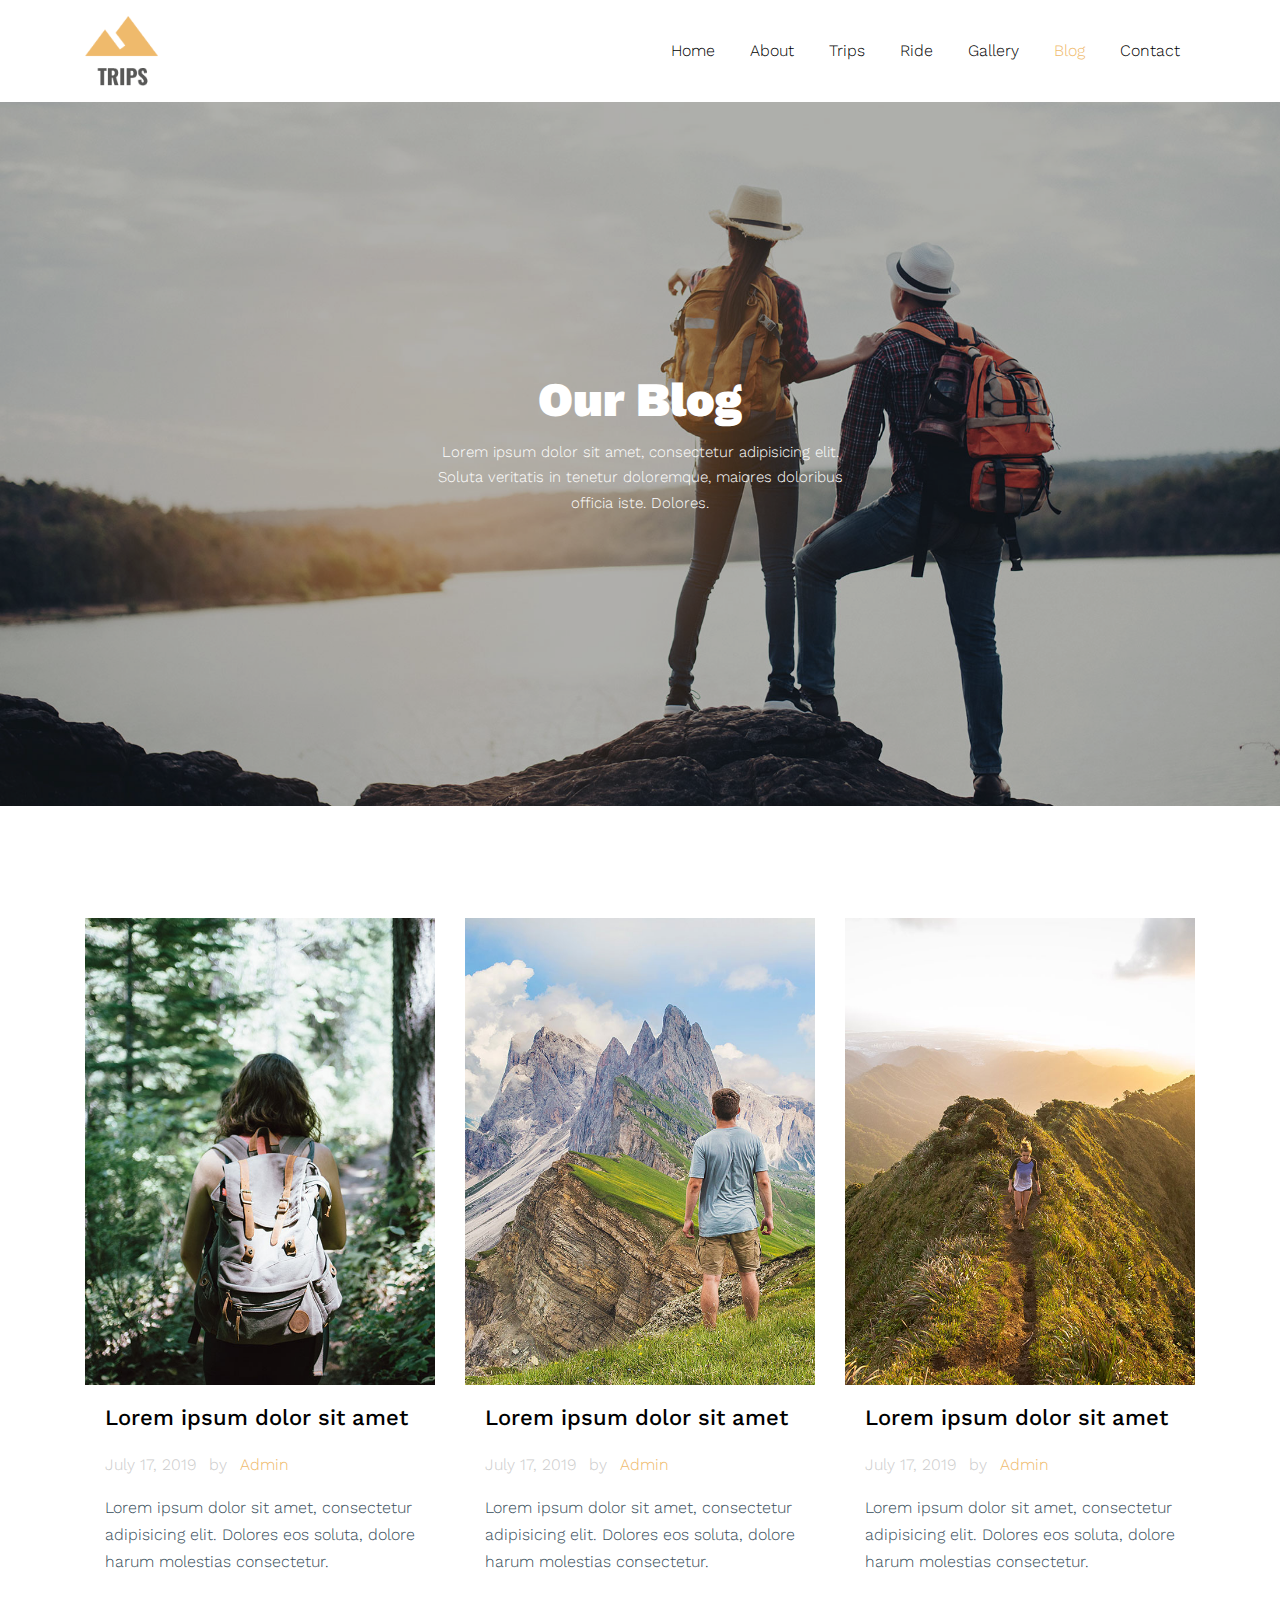
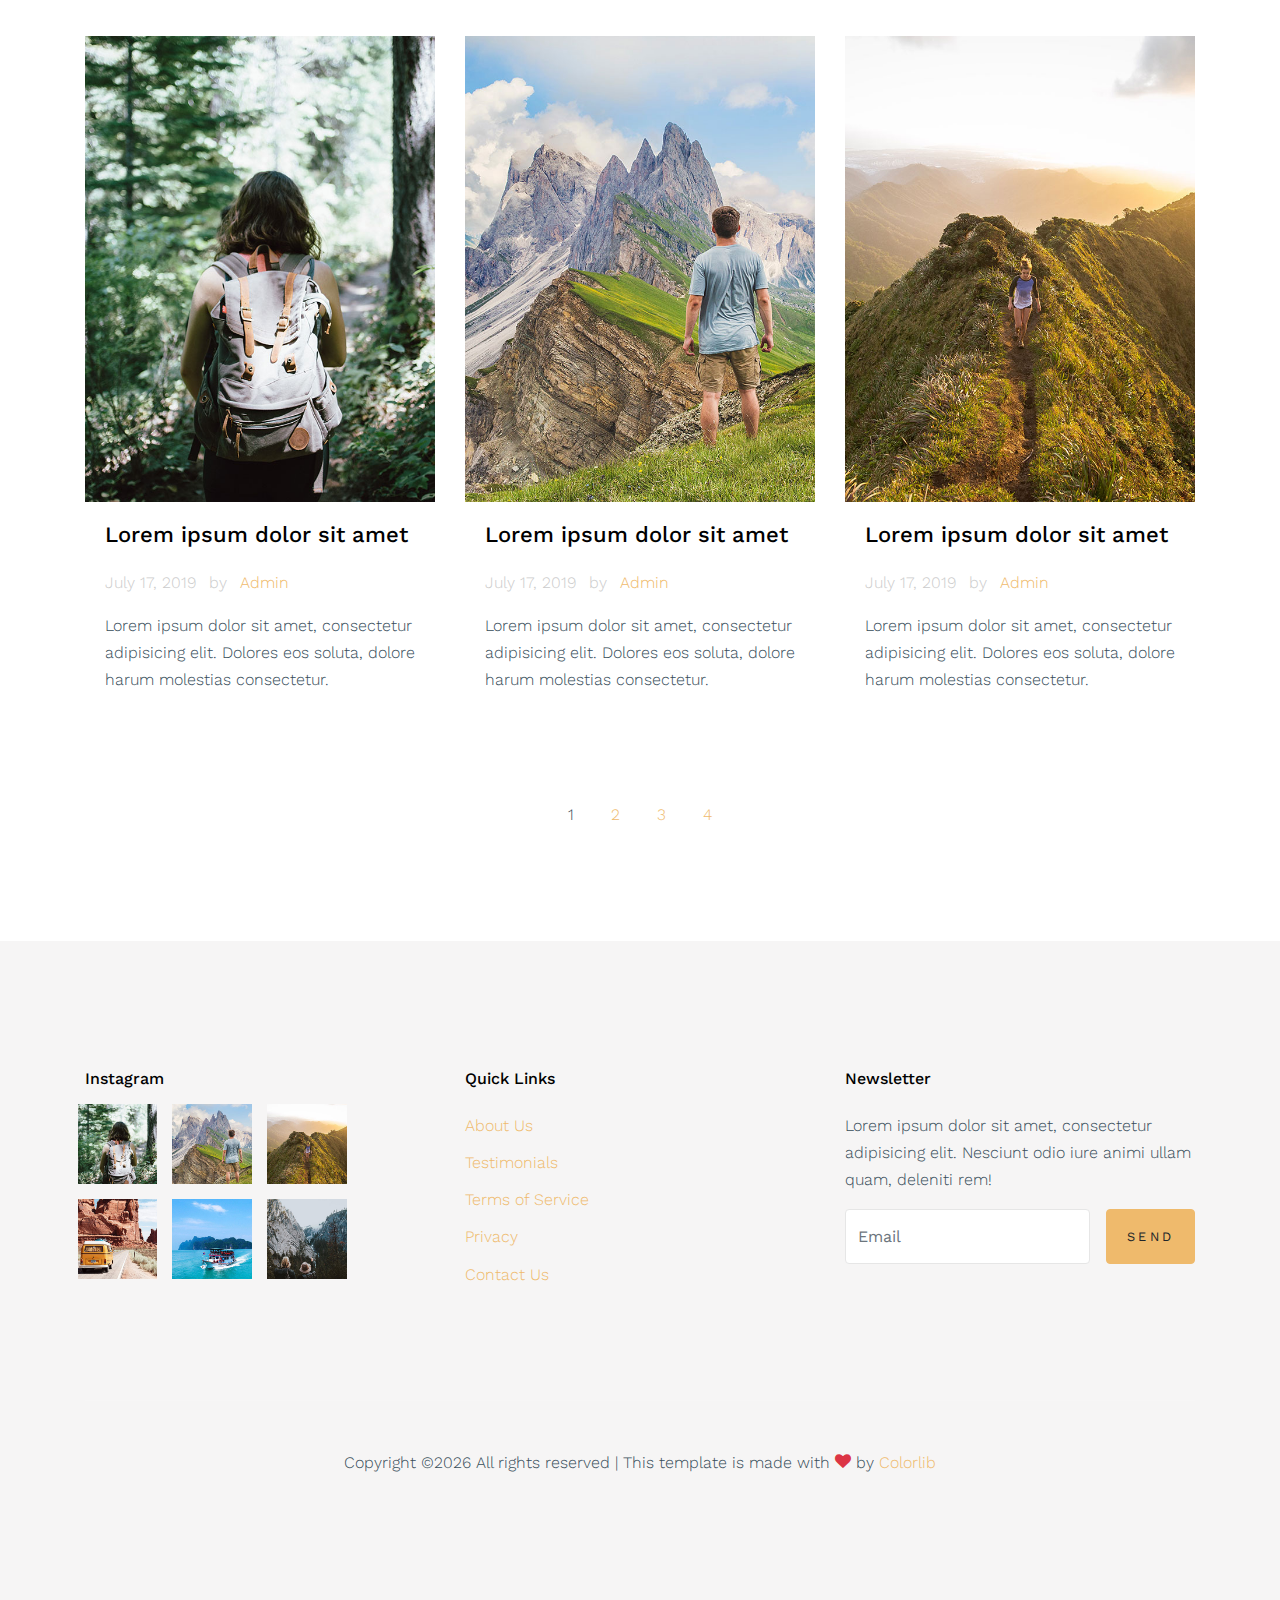
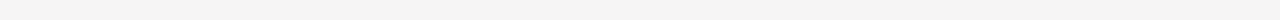
<file: blog.html>
<!doctype html>
<html lang="en">

  <head>
    <title>Trips &mdash; Website Template by Colorlib</title>
    <meta charset="utf-8">
    <meta name="viewport" content="width=device-width, initial-scale=1, shrink-to-fit=no">

    <link href="https://fonts.googleapis.com/css?family=Work+Sans:400,700,900&display=swap" rel="stylesheet">

    <link rel="stylesheet" href="fonts/icomoon/style.css">

    <link rel="stylesheet" href="css/bootstrap.min.css">
    <link rel="stylesheet" href="css/bootstrap-datepicker.css">
    <link rel="stylesheet" href="css/jquery.fancybox.min.css">
    <link rel="stylesheet" href="css/owl.carousel.min.css">
    <link rel="stylesheet" href="css/owl.theme.default.min.css">
    <link rel="stylesheet" href="fonts/flaticon/font/flaticon.css">
    <link rel="stylesheet" href="css/aos.css">

    <!-- MAIN CSS -->
    <link rel="stylesheet" href="css/style.css">

  </head>

  <body data-spy="scroll" data-target=".site-navbar-target" data-offset="300">

    
    <div class="site-wrap" id="home-section">

      <div class="site-mobile-menu site-navbar-target">
        <div class="site-mobile-menu-header">
          <div class="site-mobile-menu-close mt-3">
            <span class="icon-close2 js-menu-toggle"></span>
          </div>
        </div>
        <div class="site-mobile-menu-body"></div>
      </div>



      <header class="site-navbar site-navbar-target" role="banner">

        <div class="container">
          <div class="row align-items-center position-relative">

            <div class="col-3 ">
              <div class="site-logo">
                <a href="index.html" class="font-weight-bold">
                  <img src="images/logo.png" alt="Image" class="img-fluid">
                </a>
              </div>
            </div>

            <div class="col-9  text-right">
              

              <span class="d-inline-block d-lg-none"><a href="#" class="text-white site-menu-toggle js-menu-toggle py-5 text-white"><span class="icon-menu h3 text-white"></span></a></span>

              

              <nav class="site-navigation text-right ml-auto d-none d-lg-block" role="navigation">
                <ul class="site-menu main-menu js-clone-nav ml-auto ">
                  <li><a href="index.html" class="nav-link">Home</a></li>
                  <li><a href="about.html" class="nav-link">About</a></li>
                  <li><a href="trips.html" class="nav-link">Trips</a></li>
                  <li><a href="riders_tips.html" class="nav-link">Ride</a></li>
                  <li><a href="image.html" class="nav-link">Gallery</a></li>
                  <li class="active"><a href="blog.html" class="nav-link">Blog</a></li>
                  <li><a href="contact.html" class="nav-link">Contact</a></li>
                </ul>
              </nav>
            </div>

            
          </div>
        </div>

      </header>

    <div class="ftco-blocks-cover-1">
      <div class="site-section-cover overlay" style="background-image: url('images/hero_1.jpg')">
        <div class="container">
          <div class="row align-items-center justify-content-center text-center">
            <div class="col-md-5" data-aos="fade-up">
              <h1 class="mb-3 text-white">Our Blog</h1>
              <p>Lorem ipsum dolor sit amet, consectetur adipisicing elit. Soluta veritatis in tenetur doloremque, maiores doloribus officia iste. Dolores.</p>
              
            </div>
          </div>
        </div>
      </div>
    </div>


    <div class="site-section">
      <div class="container">

       
        <div class="row">
          <div class="col-lg-4 col-md-6 mb-4">
            <div class="post-entry-1 h-100">
              <a href="single.html">
                <img src="images/img_1.jpg" alt="Image"
                 class="img-fluid">
              </a>
              <div class="post-entry-1-contents">
                
                <h2><a href="single.html">Lorem ipsum dolor sit amet</a></h2>
                <span class="meta d-inline-block mb-3">July 17, 2019 <span class="mx-2">by</span> <a href="#">Admin</a></span>
                <p>Lorem ipsum dolor sit amet, consectetur adipisicing elit. Dolores eos soluta, dolore harum molestias consectetur.</p>
              </div>
            </div>
          </div>
          <div class="col-lg-4 col-md-6 mb-4">
            <div class="post-entry-1 h-100">
              <a href="single.html">
                <img src="images/img_2.jpg" alt="Image"
                 class="img-fluid">
              </a>
              <div class="post-entry-1-contents">
                
                <h2><a href="single.html">Lorem ipsum dolor sit amet</a></h2>
                <span class="meta d-inline-block mb-3">July 17, 2019 <span class="mx-2">by</span> <a href="#">Admin</a></span>
                <p>Lorem ipsum dolor sit amet, consectetur adipisicing elit. Dolores eos soluta, dolore harum molestias consectetur.</p>
              </div>
            </div>
          </div>

          <div class="col-lg-4 col-md-6 mb-4">
            <div class="post-entry-1 h-100">
              <a href="single.html">
                <img src="images/img_3.jpg" alt="Image"
                 class="img-fluid">
              </a>
              <div class="post-entry-1-contents">
                
                <h2><a href="single.html">Lorem ipsum dolor sit amet</a></h2>
                <span class="meta d-inline-block mb-3">July 17, 2019 <span class="mx-2">by</span> <a href="#">Admin</a></span>
                <p>Lorem ipsum dolor sit amet, consectetur adipisicing elit. Dolores eos soluta, dolore harum molestias consectetur.</p>
              </div>
            </div>
          </div>

          <div class="col-lg-4 col-md-6 mb-4">
            <div class="post-entry-1 h-100">
              <a href="single.html">
                <img src="images/img_1.jpg" alt="Image"
                 class="img-fluid">
              </a>
              <div class="post-entry-1-contents">
                
                <h2><a href="single.html">Lorem ipsum dolor sit amet</a></h2>
                <span class="meta d-inline-block mb-3">July 17, 2019 <span class="mx-2">by</span> <a href="#">Admin</a></span>
                <p>Lorem ipsum dolor sit amet, consectetur adipisicing elit. Dolores eos soluta, dolore harum molestias consectetur.</p>
              </div>
            </div>
          </div>
          <div class="col-lg-4 col-md-6 mb-4">
            <div class="post-entry-1 h-100">
              <a href="single.html">
                <img src="images/img_2.jpg" alt="Image"
                 class="img-fluid">
              </a>
              <div class="post-entry-1-contents">
                
                <h2><a href="single.html">Lorem ipsum dolor sit amet</a></h2>
                <span class="meta d-inline-block mb-3">July 17, 2019 <span class="mx-2">by</span> <a href="#">Admin</a></span>
                <p>Lorem ipsum dolor sit amet, consectetur adipisicing elit. Dolores eos soluta, dolore harum molestias consectetur.</p>
              </div>
            </div>
          </div>

          <div class="col-lg-4 col-md-6 mb-4">
            <div class="post-entry-1 h-100">
              <a href="single.html">
                <img src="images/img_3.jpg" alt="Image"
                 class="img-fluid">
              </a>
              <div class="post-entry-1-contents">
                
                <h2><a href="single.html">Lorem ipsum dolor sit amet</a></h2>
                <span class="meta d-inline-block mb-3">July 17, 2019 <span class="mx-2">by</span> <a href="#">Admin</a></span>
                <p>Lorem ipsum dolor sit amet, consectetur adipisicing elit. Dolores eos soluta, dolore harum molestias consectetur.</p>
              </div>
            </div>
          </div>

        </div>

        
        <div class="col-12 mt-5 text-center">
          <span class="p-3">1</span>
          <a href="#" class="p-3">2</a>
          <a href="#" class="p-3">3</a>
          <a href="#" class="p-3">4</a>
        </div>
        
      </div>
    </div> <!-- END .site-section -->

    <footer class="site-footer bg-light">
      <div class="container">
        <div class="row">
          <div class="col-lg-3">
            <h2 class="footer-heading mb-3">Instagram</h2>
            <div class="row">
              <div class="col-4 gal_col">
                <a href="#"><img src="images/insta_1.jpg" alt="Image" class="img-fluid"></a>
              </div>
              <div class="col-4 gal_col">
                <a href="#"><img src="images/insta_2.jpg" alt="Image" class="img-fluid"></a>
              </div>
              <div class="col-4 gal_col">
                <a href="#"><img src="images/insta_3.jpg" alt="Image" class="img-fluid"></a>
              </div>
              <div class="col-4 gal_col">
                <a href="#"><img src="images/insta_4.jpg" alt="Image" class="img-fluid"></a>
              </div>
              <div class="col-4 gal_col">
                <a href="#"><img src="images/insta_5.jpg" alt="Image" class="img-fluid"></a>
              </div>
              <div class="col-4 gal_col">
                <a href="#"><img src="images/insta_6.jpg" alt="Image" class="img-fluid"></a>
              </div>
            </div>
          </div>
          <div class="col-lg-8 ml-auto">
            <div class="row">
              <div class="col-lg-6 ml-auto">
                <h2 class="footer-heading mb-4">Quick Links</h2>
                <ul class="list-unstyled">
                  <li><a href="#">About Us</a></li>
                  <li><a href="#">Testimonials</a></li>
                  <li><a href="#">Terms of Service</a></li>
                  <li><a href="#">Privacy</a></li>
                  <li><a href="#">Contact Us</a></li>
                </ul>
              </div>
              <div class="col-lg-6">
                <h2 class="footer-heading mb-4">Newsletter</h2>
                <p>Lorem ipsum dolor sit amet, consectetur adipisicing elit. Nesciunt odio iure animi ullam quam, deleniti rem!</p>
                <form action="#" class="d-flex" class="subscribe">
                  <input type="text" class="form-control mr-3" placeholder="Email">
                  <input type="submit" value="Send" class="btn btn-primary">
                </form>
              </div>
              
            </div>
          </div>
        </div>
        <div class="row pt-5 mt-5 text-center">
          <div class="col-md-12">
            <div class="border-top pt-5">
              <p>
            <!-- Link back to Colorlib can't be removed. Template is licensed under CC BY 3.0. -->
            Copyright &copy;<script>document.write(new Date().getFullYear());</script> All rights reserved | This template is made with <i class="icon-heart text-danger" aria-hidden="true"></i> by <a href="https://colorlib.com" target="_blank" >Colorlib</a>
            <!-- Link back to Colorlib can't be removed. Template is licensed under CC BY 3.0. -->
            </p>
            </div>
          </div>

        </div>
      </div>
    </footer>

    </div>

    <script src="js/jquery-3.3.1.min.js"></script>
    <script src="js/jquery-migrate-3.0.0.js"></script>
    <script src="js/popper.min.js"></script>
    <script src="js/bootstrap.min.js"></script>
    <script src="js/owl.carousel.min.js"></script>
    <script src="js/jquery.sticky.js"></script>
    <script src="js/jquery.waypoints.min.js"></script>
    <script src="js/jquery.animateNumber.min.js"></script>
    <script src="js/jquery.fancybox.min.js"></script>
    <script src="js/jquery.stellar.min.js"></script>
    <script src="js/jquery.easing.1.3.js"></script>
    <script src="js/bootstrap-datepicker.min.js"></script>
    <script src="js/isotope.pkgd.min.js"></script>
    <script src="js/aos.js"></script>

    <script src="js/main.js"></script>

  </body>

</html>
</file>
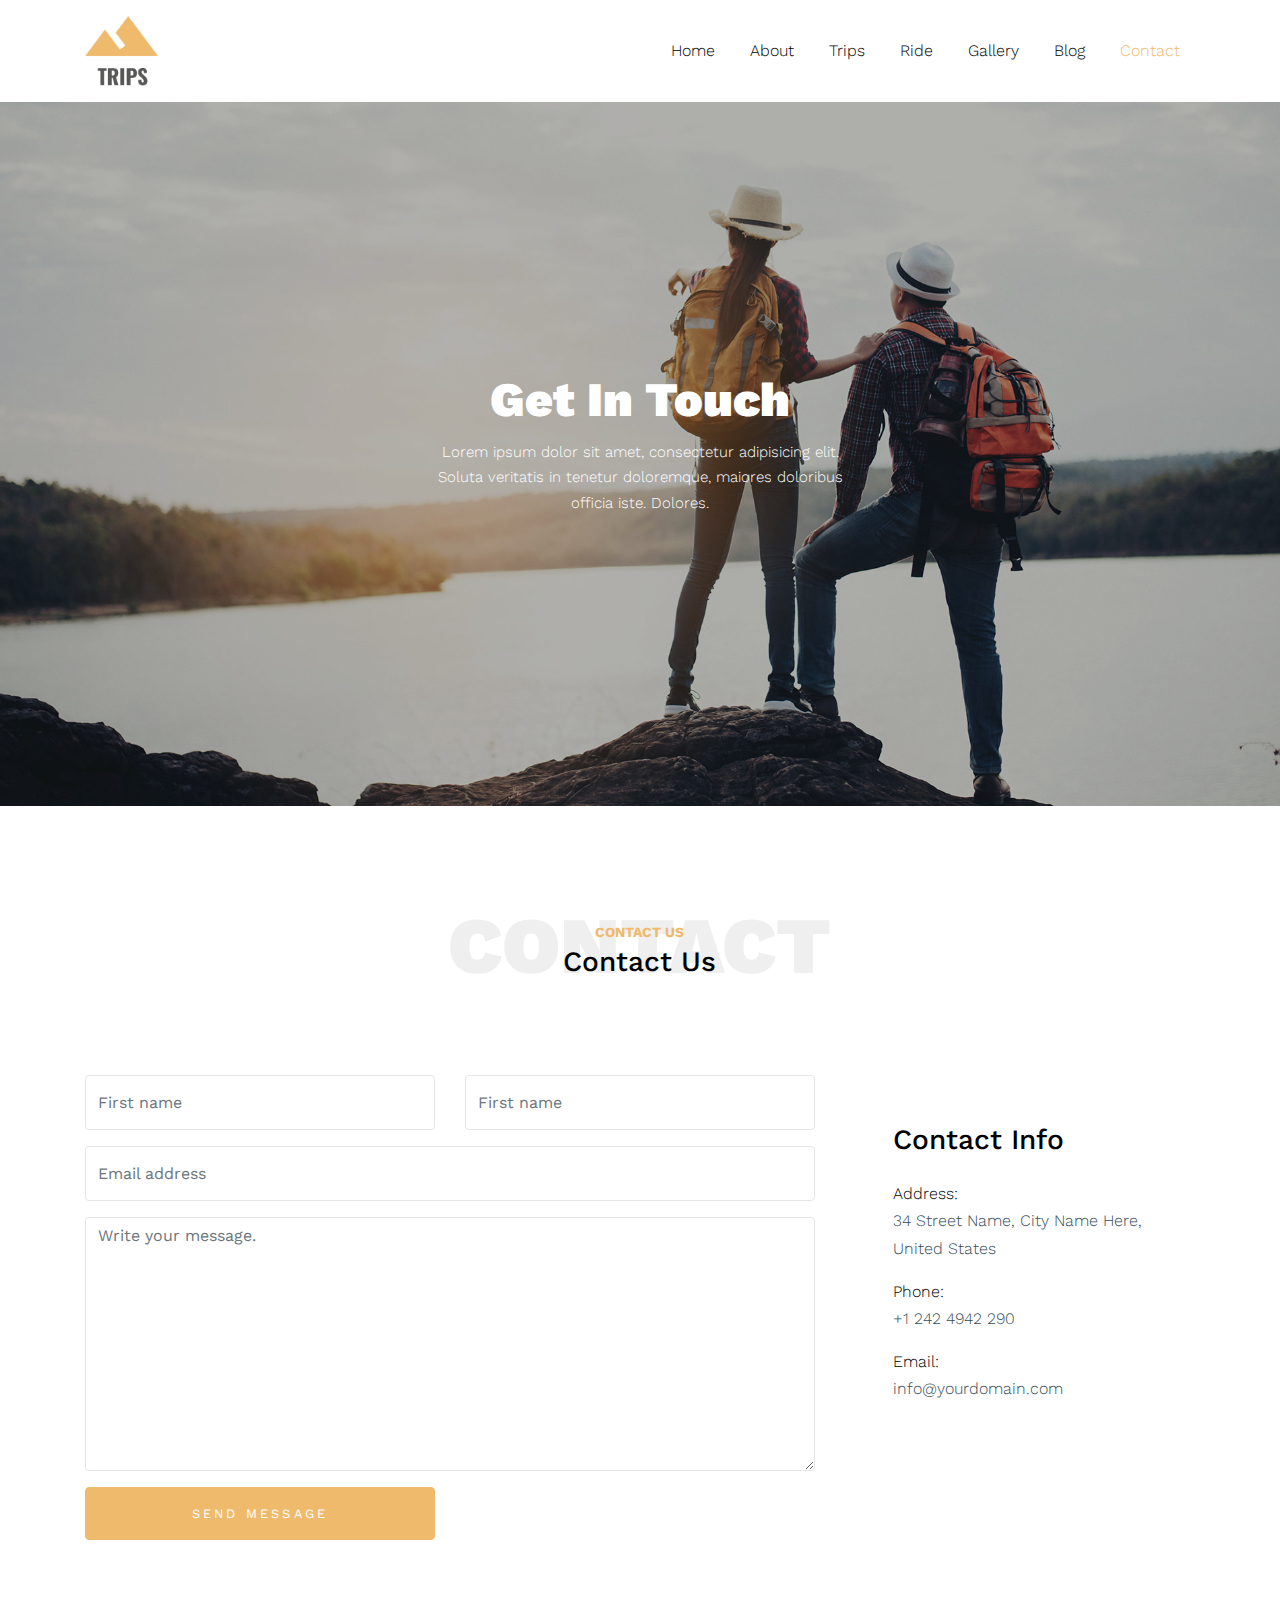
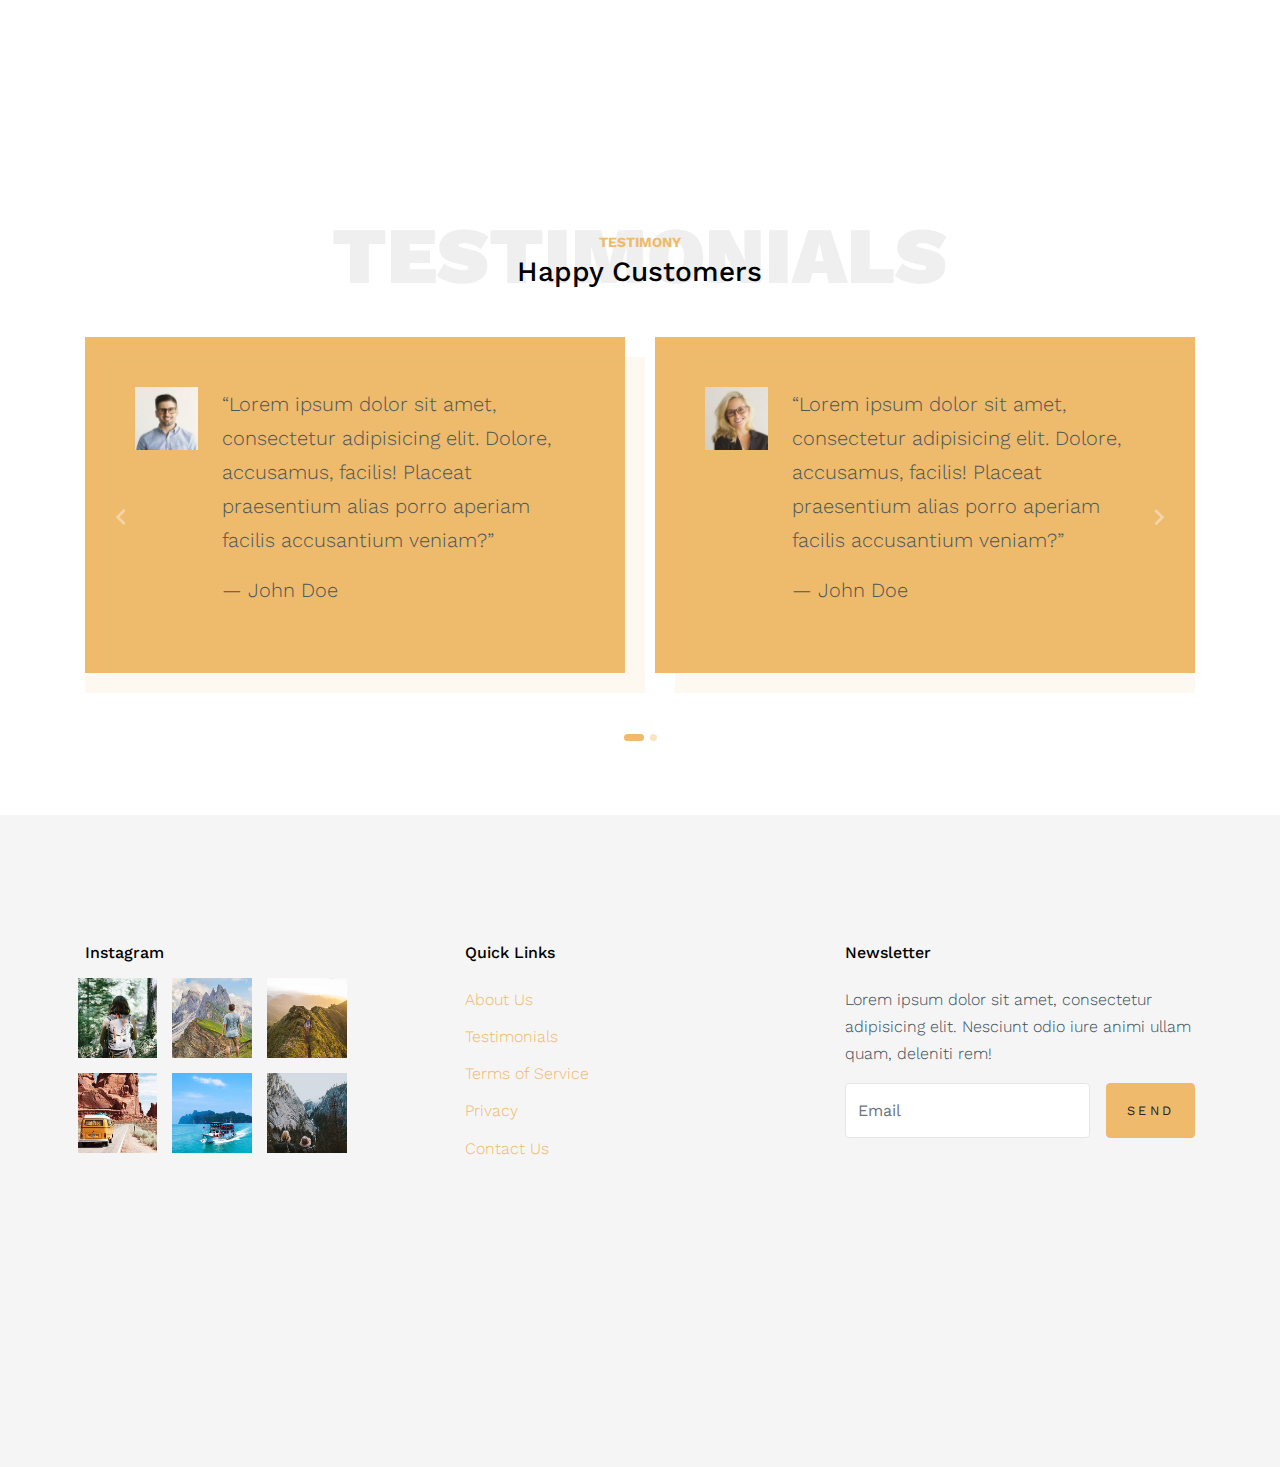
<file: contact.html>
<!doctype html>
<html lang="en">

  <head>
    <title>Trips &mdash; Website Template by Colorlib</title>
    <meta charset="utf-8">
    <meta name="viewport" content="width=device-width, initial-scale=1, shrink-to-fit=no">

    <link href="https://fonts.googleapis.com/css?family=Work+Sans:400,700,900&display=swap" rel="stylesheet">

    <link rel="stylesheet" href="fonts/icomoon/style.css">

    <link rel="stylesheet" href="css/bootstrap.min.css">
    <link rel="stylesheet" href="css/bootstrap-datepicker.css">
    <link rel="stylesheet" href="css/jquery.fancybox.min.css">
    <link rel="stylesheet" href="css/owl.carousel.min.css">
    <link rel="stylesheet" href="css/owl.theme.default.min.css">
    <link rel="stylesheet" href="fonts/flaticon/font/flaticon.css">
    <link rel="stylesheet" href="css/aos.css">

    <!-- MAIN CSS -->
    <link rel="stylesheet" href="css/style.css">

  </head>

  <body data-spy="scroll" data-target=".site-navbar-target" data-offset="300">

    
    <div class="site-wrap" id="home-section">

      <div class="site-mobile-menu site-navbar-target">
        <div class="site-mobile-menu-header">
          <div class="site-mobile-menu-close mt-3">
            <span class="icon-close2 js-menu-toggle"></span>
          </div>
        </div>
        <div class="site-mobile-menu-body"></div>
      </div>



      <header class="site-navbar site-navbar-target" role="banner">

        <div class="container">
          <div class="row align-items-center position-relative">

            <div class="col-3 ">
              <div class="site-logo">
                <a href="index.html" class="font-weight-bold">
                  <img src="images/logo.png" alt="Image" class="img-fluid">
                </a>
              </div>
            </div>

            <div class="col-9  text-right">
              

              <span class="d-inline-block d-lg-none"><a href="#" class="text-white site-menu-toggle js-menu-toggle py-5 text-white"><span class="icon-menu h3 text-white"></span></a></span>

              

              <nav class="site-navigation text-right ml-auto d-none d-lg-block" role="navigation">
                <ul class="site-menu main-menu js-clone-nav ml-auto ">
                  <li><a href="index.html" class="nav-link">Home</a></li>
                  <li><a href="about.html" class="nav-link">About</a></li>
                  <li><a href="trips.html" class="nav-link">Trips</a></li>
                  <li><a href="riders_tips.html" class="nav-link">Ride</a></li>
                  <li><a href="image.html" class="nav-link">Gallery</a></li>
                  <li><a href="blog.html" class="nav-link">Blog</a></li>
                  <li class="active"><a href="contact.html" class="nav-link">Contact</a></li>
                </ul>
              </nav>
            </div>

            
          </div>
        </div>

      </header>

    <div class="ftco-blocks-cover-1">
      <div class="site-section-cover overlay" style="background-image: url('images/hero_1.jpg')">
        <div class="container">
          <div class="row align-items-center justify-content-center text-center">
            <div class="col-md-5" data-aos="fade-up">
              <h1 class="mb-3 text-white">Get In Touch</h1>
              <p>Lorem ipsum dolor sit amet, consectetur adipisicing elit. Soluta veritatis in tenetur doloremque, maiores doloribus officia iste. Dolores.</p>
              
            </div>
          </div>
        </div>
      </div>
    </div>


    <div class="site-section">
      <div class="container">

        <div class="row justify-content-center text-center mb-5">
          <div class="col-md-10">
            <div class="heading-39101 mb-5">
              <span class="backdrop text-center">Contact</span>
              <span class="subtitle-39191">Contact Us</span>
              <h3>Contact Us</h3>
            </div>
          </div>
        </div>
       
        <div class="row">
          <div class="col-lg-8 mb-5" >
            <form action="#" method="post">
              <div class="form-group row">
                <div class="col-md-6 mb-4 mb-lg-0">
                  <input type="text" class="form-control" placeholder="First name">
                </div>
                <div class="col-md-6">
                  <input type="text" class="form-control" placeholder="First name">
                </div>
              </div>

              <div class="form-group row">
                <div class="col-md-12">
                  <input type="text" class="form-control" placeholder="Email address">
                </div>
              </div>

              <div class="form-group row">
                <div class="col-md-12">
                  <textarea name="" id="" class="form-control" placeholder="Write your message." cols="30" rows="10"></textarea>
                </div>
              </div>
              <div class="form-group row">
                <div class="col-md-6 mr-auto">
                  <input type="submit" class="btn btn-block btn-primary text-white py-3 px-5" value="Send Message">
                </div>
              </div>
            </form>
          </div>
          <div class="col-lg-4 ml-auto">
            <div class="bg-white p-3 p-md-5">
              <h3 class="text-black mb-4">Contact Info</h3>
              <ul class="list-unstyled footer-link">
                <li class="d-block mb-3">
                  <span class="d-block text-black">Address:</span>
                  <span>34 Street Name, City Name Here, United States</span></li>
                <li class="d-block mb-3"><span class="d-block text-black">Phone:</span><span>+1 242 4942 290</span></li>
                <li class="d-block mb-3"><span class="d-block text-black">Email:</span><span>info@yourdomain.com</span></li>
              </ul>
            </div>
          </div>
        </div>
        
      </div>
    </div> <!-- END .site-section -->

    <div class="site-section">

      <div class="container">

        <div class="row justify-content-center text-center">
          <div class="col-md-10">
            <div class="heading-39101 mb-5">
              <span class="backdrop text-center">Testimonials</span>
              <span class="subtitle-39191">Testimony</span>
              <h3>Happy Customers</h3>
            </div>
          </div>
        </div>

        <div class="owl-carousel slide-one-item">
          <div class="row">
            <div class="col-md-6">

              <div class="testimonial-39191 d-flex">
                <div class="mr-4">
                  <img src="images/person_1.jpg" alt="Image" class="img-fluid">
                </div>
                <div>
                <blockquote>&ldquo;Lorem ipsum dolor sit amet, consectetur adipisicing elit. Dolore, accusamus, facilis! Placeat praesentium alias porro aperiam facilis accusantium veniam?&rdquo;</blockquote>
                <p>&mdash; John Doe</p>
                </div>
              </div>    
              
            </div>

            <div class="col-md-6">

              <div class="testimonial-39191 d-flex">
                <div class="mr-4">
                  <img src="images/person_2.jpg" alt="Image" class="img-fluid">
                </div>
                <div>
                <blockquote>&ldquo;Lorem ipsum dolor sit amet, consectetur adipisicing elit. Dolore, accusamus, facilis! Placeat praesentium alias porro aperiam facilis accusantium veniam?&rdquo;</blockquote>
                <p>&mdash; John Doe</p>
                </div>
              </div>    
              
            </div>
          </div>

          <div class="row">
            <div class="col-md-6">

              <div class="testimonial-39191 d-flex">
                <div class="mr-4">
                  <img src="images/person_1.jpg" alt="Image" class="img-fluid">
                </div>
                <div>
                <blockquote>&ldquo;Lorem ipsum dolor sit amet, consectetur adipisicing elit. Dolore, accusamus, facilis! Placeat praesentium alias porro aperiam facilis accusantium veniam?&rdquo;</blockquote>
                <p>&mdash; John Doe</p>
                </div>
              </div>    
              
            </div>

            <div class="col-md-6">

              <div class="testimonial-39191 d-flex">
                <div class="mr-4">
                  <img src="images/person_2.jpg" alt="Image" class="img-fluid">
                </div>
                <div>
                <blockquote>&ldquo;Lorem ipsum dolor sit amet, consectetur adipisicing elit. Dolore, accusamus, facilis! Placeat praesentium alias porro aperiam facilis accusantium veniam?&rdquo;</blockquote>
                <p>&mdash; John Doe</p>
                </div>
              </div>    
              
            </div>
          </div>

        </div>

      </div>
    </div>

    <footer class="site-footer bg-light">
      <div class="container">
        <div class="row">
          <div class="col-lg-3">
            <h2 class="footer-heading mb-3">Instagram</h2>
            <div class="row">
              <div class="col-4 gal_col">
                <a href="#"><img src="images/insta_1.jpg" alt="Image" class="img-fluid"></a>
              </div>
              <div class="col-4 gal_col">
                <a href="#"><img src="images/insta_2.jpg" alt="Image" class="img-fluid"></a>
              </div>
              <div class="col-4 gal_col">
                <a href="#"><img src="images/insta_3.jpg" alt="Image" class="img-fluid"></a>
              </div>
              <div class="col-4 gal_col">
                <a href="#"><img src="images/insta_4.jpg" alt="Image" class="img-fluid"></a>
              </div>
              <div class="col-4 gal_col">
                <a href="#"><img src="images/insta_5.jpg" alt="Image" class="img-fluid"></a>
              </div>
              <div class="col-4 gal_col">
                <a href="#"><img src="images/insta_6.jpg" alt="Image" class="img-fluid"></a>
              </div>
            </div>
          </div>
          <div class="col-lg-8 ml-auto">
            <div class="row">
              <div class="col-lg-6 ml-auto">
                <h2 class="footer-heading mb-4">Quick Links</h2>
                <ul class="list-unstyled">
                  <li><a href="#">About Us</a></li>
                  <li><a href="#">Testimonials</a></li>
                  <li><a href="#">Terms of Service</a></li>
                  <li><a href="#">Privacy</a></li>
                  <li><a href="#">Contact Us</a></li>
                </ul>
              </div>
              <div class="col-lg-6">
                <h2 class="footer-heading mb-4">Newsletter</h2>
                <p>Lorem ipsum dolor sit amet, consectetur adipisicing elit. Nesciunt odio iure animi ullam quam, deleniti rem!</p>
                <form action="#" class="d-flex" class="subscribe">
                  <input type="text" class="form-control mr-3" placeholder="Email">
                  <input type="submit" value="Send" class="btn btn-primary">
                </form>
              </div>
              
            </div>
          </div>
        </div>
        <div class="row pt-5 mt-5 text-center">
          <div class="col-md-12">
            <div class="border-top pt-5">
              <p>
            <!-- Link back to Colorlib can't be removed. Template is licensed under CC BY 3.0. -->
           <!-- Copyright &copy;<script>document.write(new Date().getFullYear());</script> All rights reserved | This template is made with <i class="icon-heart text-danger" aria-hidden="true"></i> by <a href="https://colorlib.com" target="_blank" >Colorlib</a>-->
            <!-- Link back to Colorlib can't be removed. Template is licensed under CC BY 3.0. -->
            </p>
            </div>
          </div>

        </div>
      </div>
    </footer>

    </div>

    <script src="js/jquery-3.3.1.min.js"></script>
    <script src="js/jquery-migrate-3.0.0.js"></script>
    <script src="js/popper.min.js"></script>
    <script src="js/bootstrap.min.js"></script>
    <script src="js/owl.carousel.min.js"></script>
    <script src="js/jquery.sticky.js"></script>
    <script src="js/jquery.waypoints.min.js"></script>
    <script src="js/jquery.animateNumber.min.js"></script>
    <script src="js/jquery.fancybox.min.js"></script>
    <script src="js/jquery.stellar.min.js"></script>
    <script src="js/jquery.easing.1.3.js"></script>
    <script src="js/bootstrap-datepicker.min.js"></script>
    <script src="js/isotope.pkgd.min.js"></script>
    <script src="js/aos.js"></script>

    <script src="js/main.js"></script>

  </body>

</html>
</file>
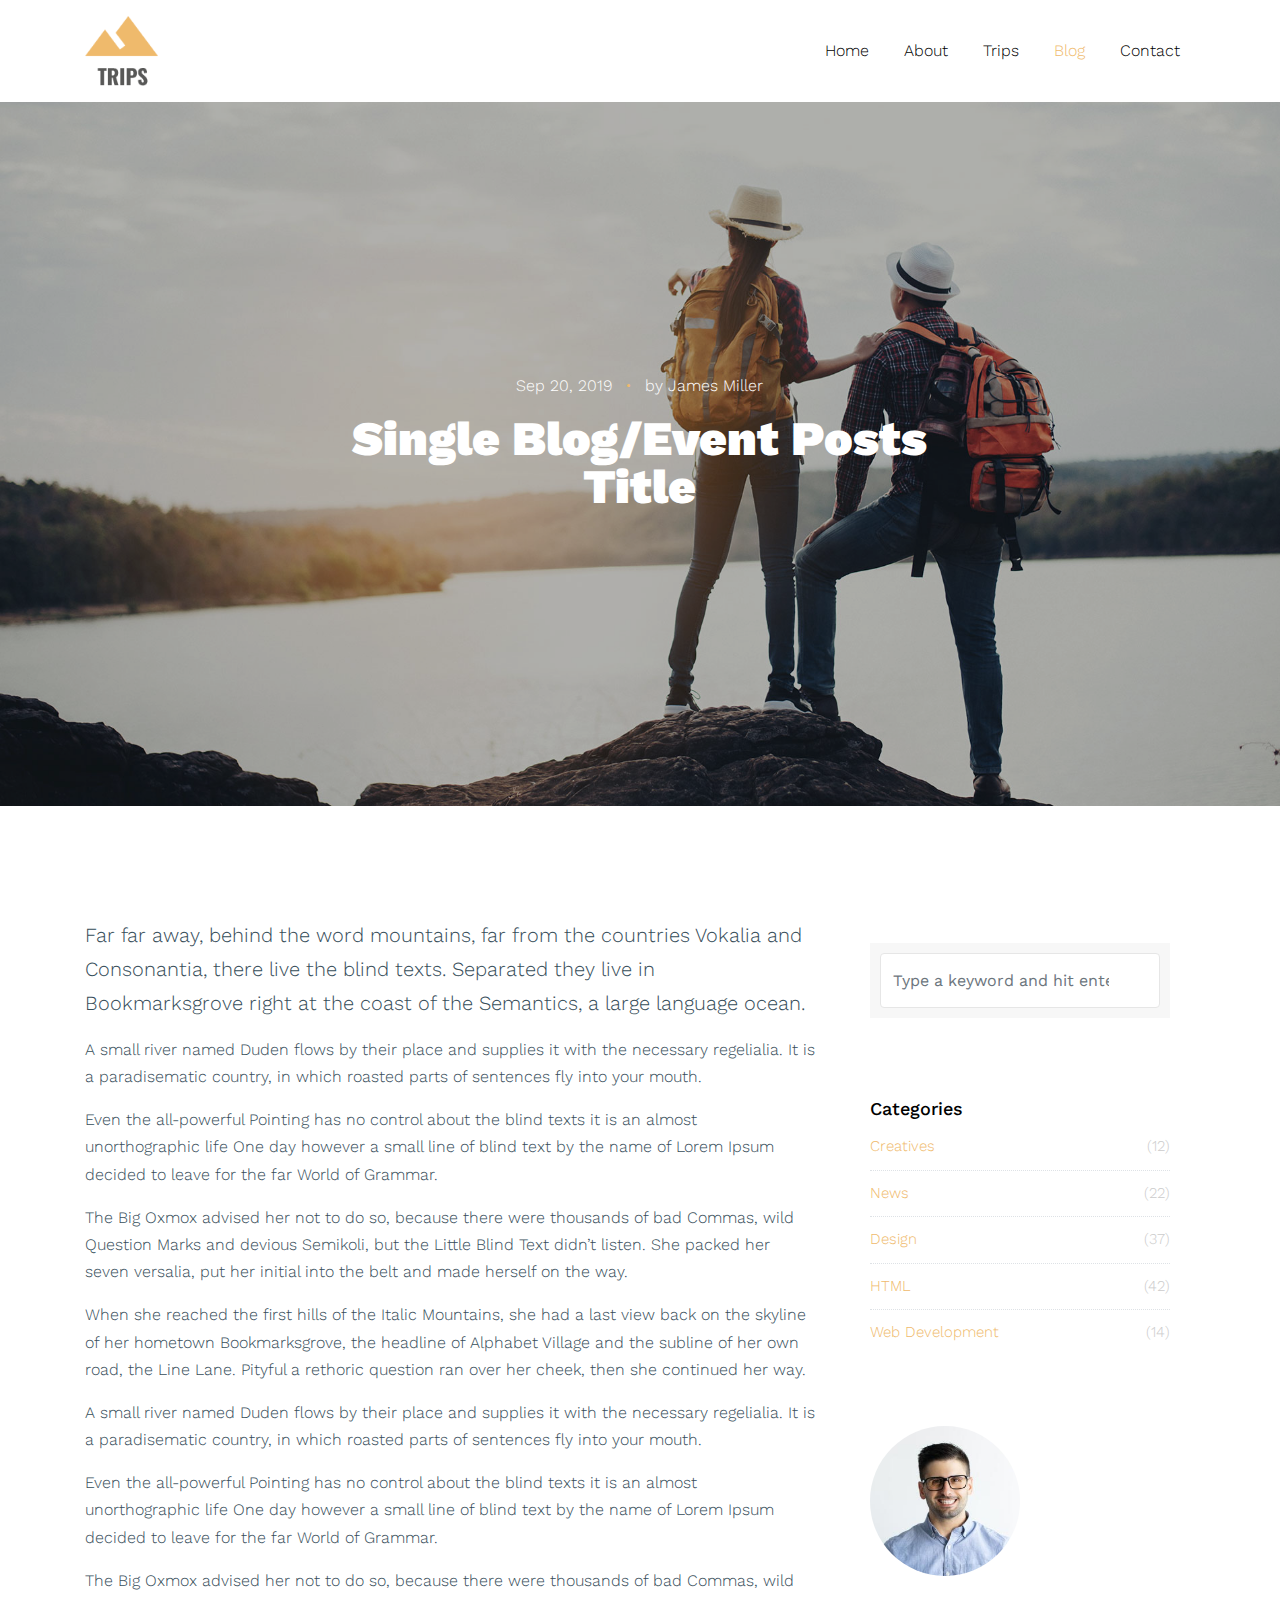
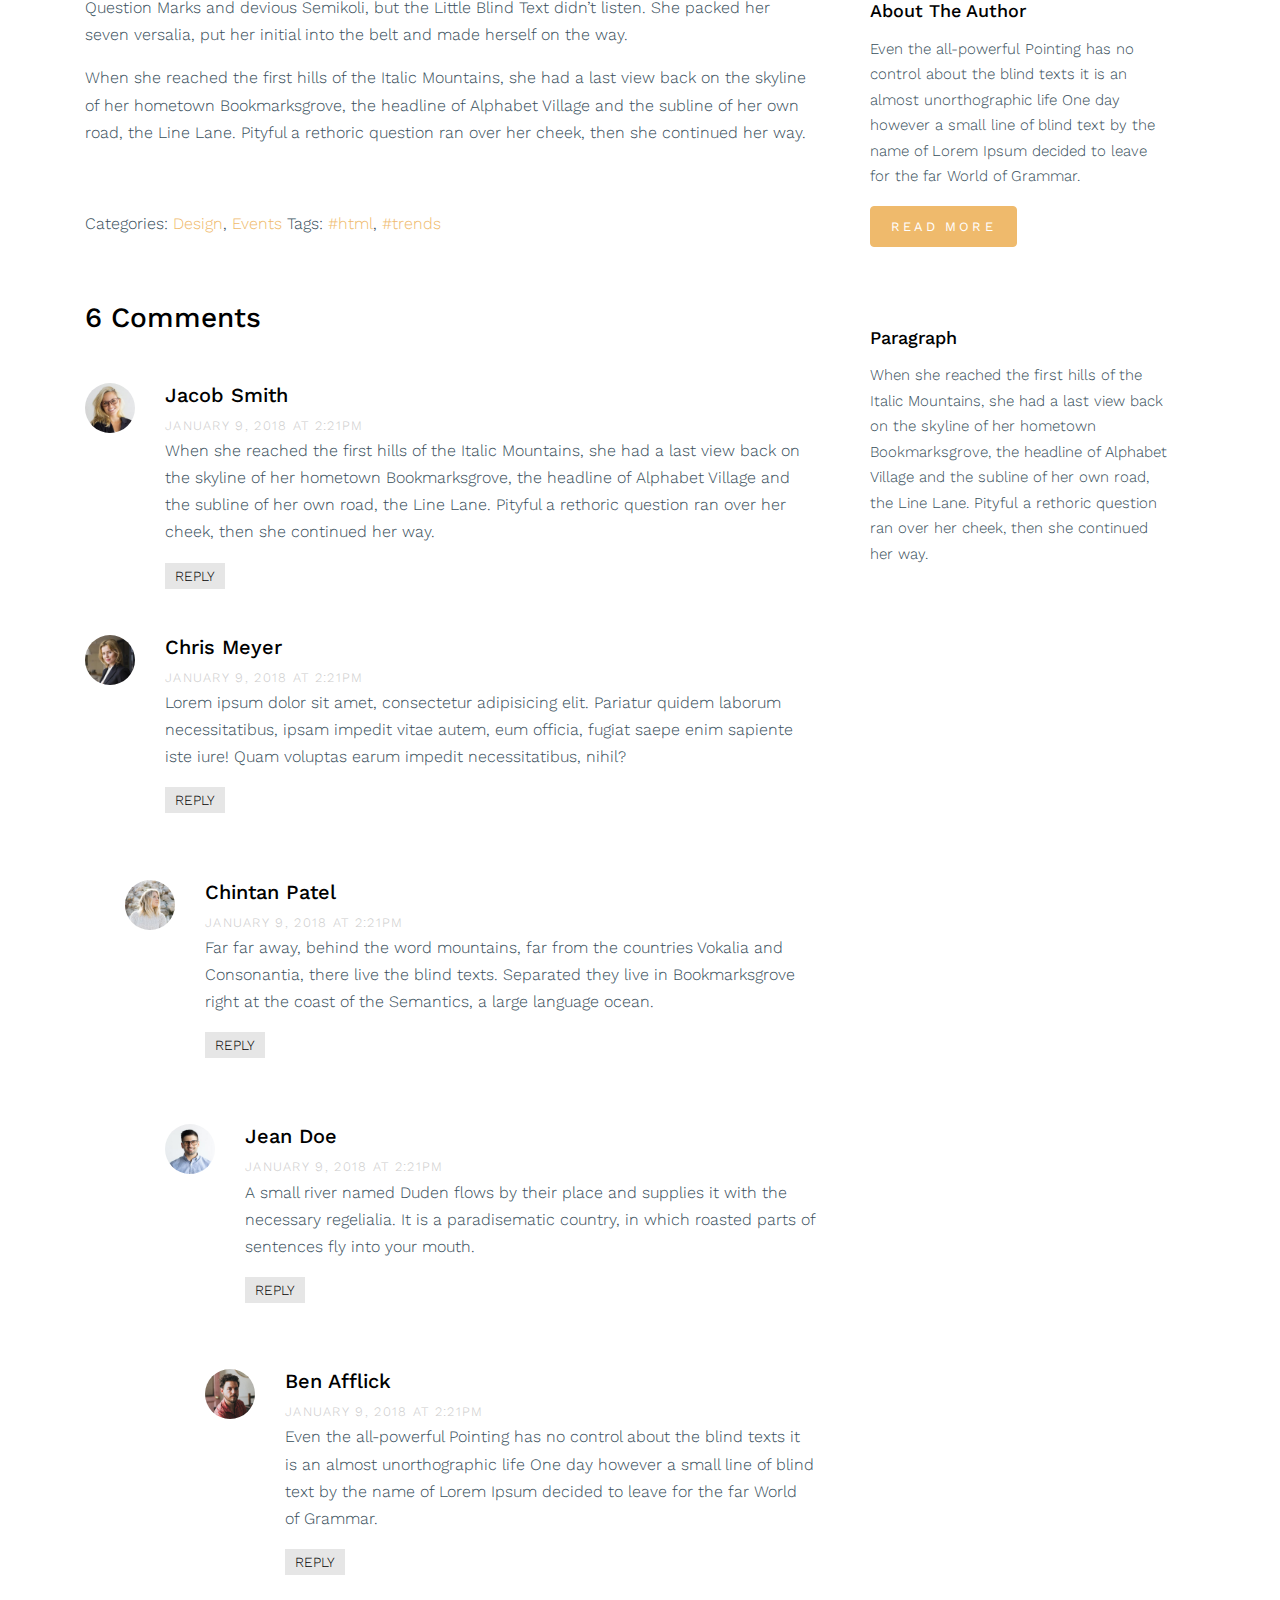
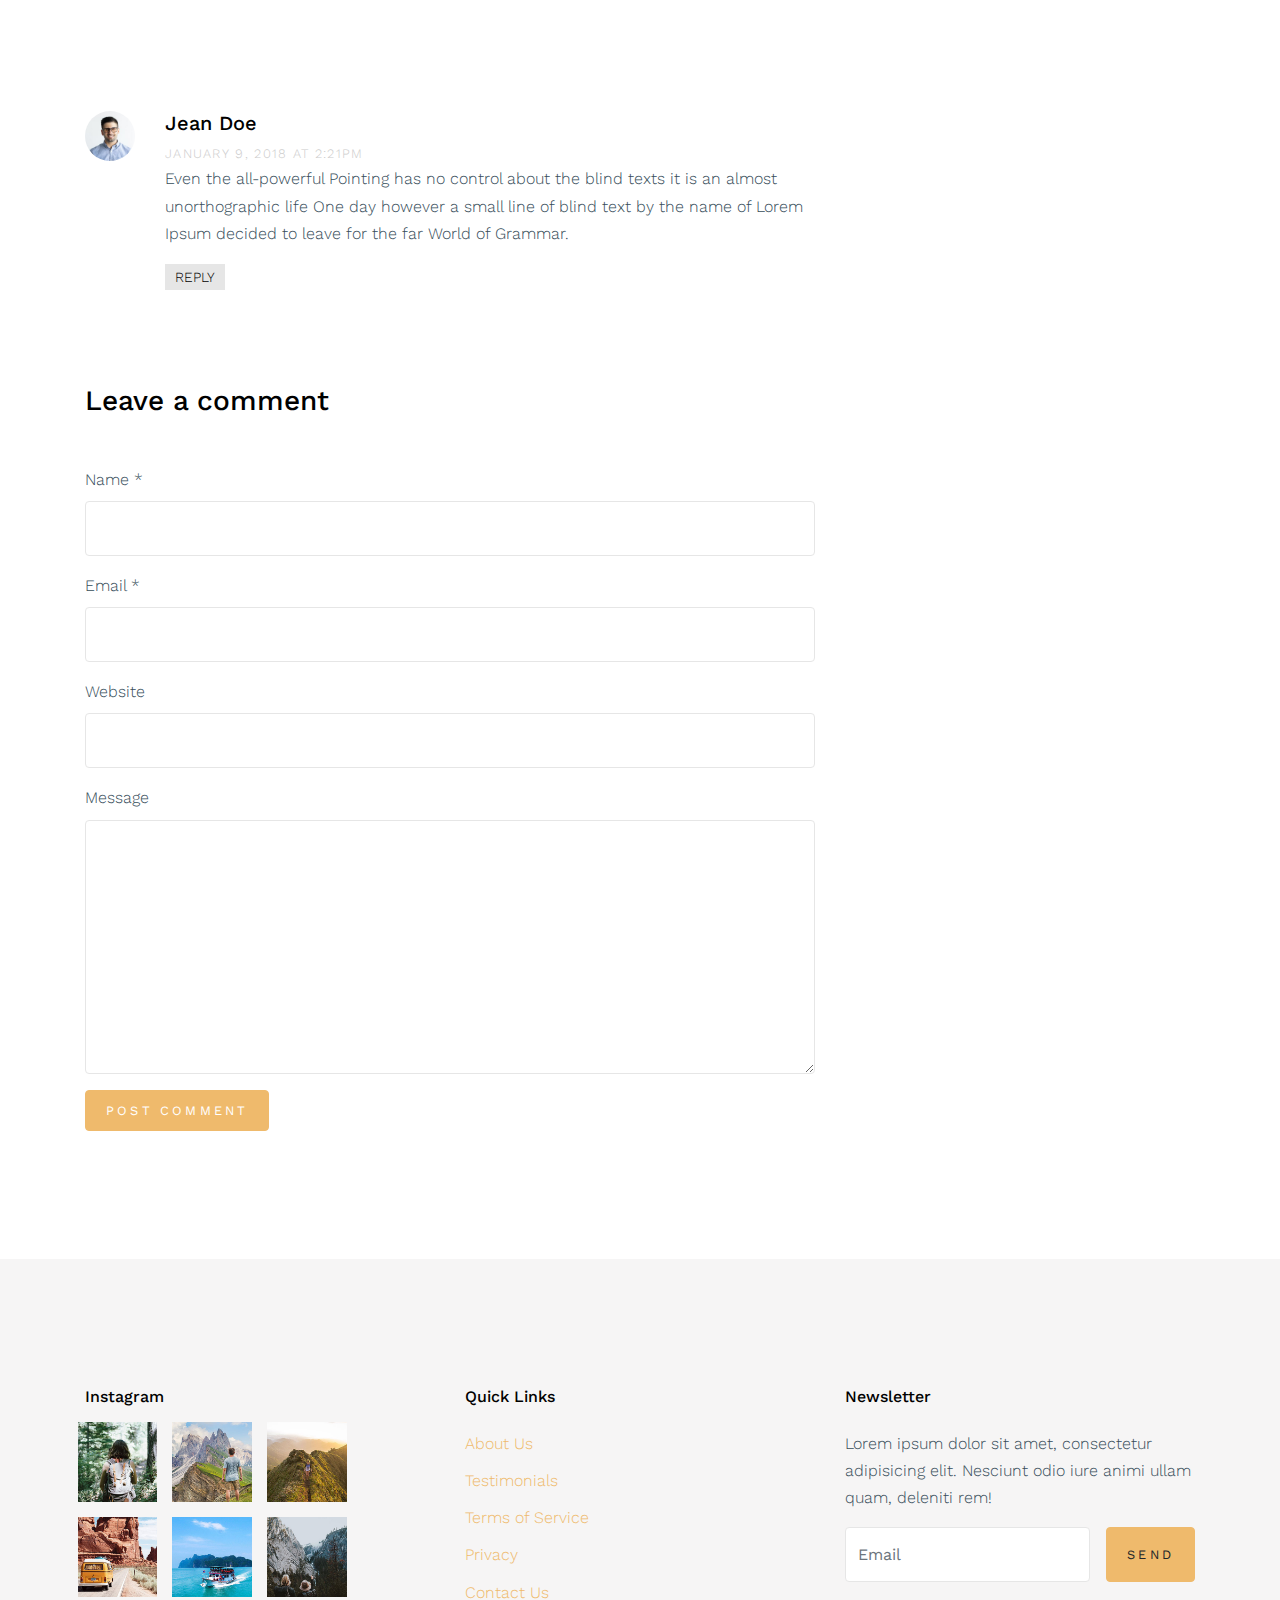
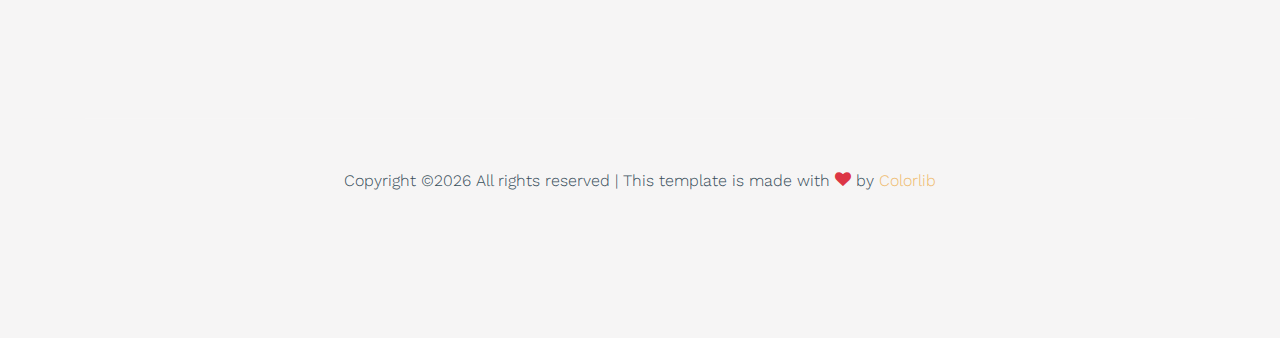
<file: single.html>
<!doctype html>
<html lang="en">

  <head>
    <title>Trips &mdash; Website Template by Colorlib</title>
    <meta charset="utf-8">
    <meta name="viewport" content="width=device-width, initial-scale=1, shrink-to-fit=no">

    <link href="https://fonts.googleapis.com/css?family=Work+Sans:400,700,900&display=swap" rel="stylesheet">

    <link rel="stylesheet" href="fonts/icomoon/style.css">

    <link rel="stylesheet" href="css/bootstrap.min.css">
    <link rel="stylesheet" href="css/bootstrap-datepicker.css">
    <link rel="stylesheet" href="css/jquery.fancybox.min.css">
    <link rel="stylesheet" href="css/owl.carousel.min.css">
    <link rel="stylesheet" href="css/owl.theme.default.min.css">
    <link rel="stylesheet" href="fonts/flaticon/font/flaticon.css">
    <link rel="stylesheet" href="css/aos.css">

    <!-- MAIN CSS -->
    <link rel="stylesheet" href="css/style.css">

  </head>

  <body data-spy="scroll" data-target=".site-navbar-target" data-offset="300">

    
    <div class="site-wrap" id="home-section">

      <div class="site-mobile-menu site-navbar-target">
        <div class="site-mobile-menu-header">
          <div class="site-mobile-menu-close mt-3">
            <span class="icon-close2 js-menu-toggle"></span>
          </div>
        </div>
        <div class="site-mobile-menu-body"></div>
      </div>



      <header class="site-navbar site-navbar-target" role="banner">

        <div class="container">
          <div class="row align-items-center position-relative">

            <div class="col-3 ">
              <div class="site-logo">
                <a href="index.html" class="font-weight-bold">
                  <img src="images/logo.png" alt="Image" class="img-fluid">
                </a>
              </div>
            </div>

            <div class="col-9  text-right">
              

              <span class="d-inline-block d-lg-none"><a href="#" class="text-white site-menu-toggle js-menu-toggle py-5 text-white"><span class="icon-menu h3 text-white"></span></a></span>

              

              <nav class="site-navigation text-right ml-auto d-none d-lg-block" role="navigation">
                <ul class="site-menu main-menu js-clone-nav ml-auto ">
                  <li><a href="index.html" class="nav-link">Home</a></li>
                  <li><a href="about.html" class="nav-link">About</a></li>
                  <li><a href="trips.html" class="nav-link">Trips</a></li>
                  <li class="active"><a href="blog.html" class="nav-link">Blog</a></li>
                  <li><a href="contact.html" class="nav-link">Contact</a></li>
                </ul>
              </nav>
            </div>

            
          </div>
        </div>

      </header>

    <div class="ftco-blocks-cover-1">
      <div class="site-section-cover overlay" data-stellar-background-ratio="0.5" style="background-image: url('images/hero_1.jpg')">
        <div class="container">
          <div class="row align-items-center justify-content-center text-center">
            <div class="col-md-7">
              <span class="d-block mb-3 text-white" data-aos="fade-up">Sep 20, 2019 <span class="mx-2 text-primary">&bullet;</span> by James Miller</span>
                <h1 class="mb-4" data-aos="fade-up" data-aos-delay="100">Single Blog/Event Posts Title</h1>
            </div>
          </div>
        </div>
      </div>
    </div>

    <div class="site-section">
      <div class="container">
        <div class="row">
          <div class="col-md-8 blog-content">
            <p class="lead">Far far away, behind the word mountains, far from the countries Vokalia and Consonantia, there live the blind texts. Separated they live in Bookmarksgrove right at the coast of the Semantics, a large language ocean.</p>
            <p>A small river named Duden flows by their place and supplies it with the necessary regelialia. It is a paradisematic country, in which roasted parts of sentences fly into your mouth.</p>

            <blockquote><p>Even the all-powerful Pointing has no control about the blind texts it is an almost unorthographic life One day however a small line of blind text by the name of Lorem Ipsum decided to leave for the far World of Grammar.</p></blockquote>

            <p>The Big Oxmox advised her not to do so, because there were thousands of bad Commas, wild Question Marks and devious Semikoli, but the Little Blind Text didn’t listen. She packed her seven versalia, put her initial into the belt and made herself on the way.</p>

            <p>When she reached the first hills of the Italic Mountains, she had a last view back on the skyline of her hometown Bookmarksgrove, the headline of Alphabet Village and the subline of her own road, the Line Lane. Pityful a rethoric question ran over her cheek, then she continued her way.</p>

            <p>A small river named Duden flows by their place and supplies it with the necessary regelialia. It is a paradisematic country, in which roasted parts of sentences fly into your mouth.</p>

            <blockquote><p>Even the all-powerful Pointing has no control about the blind texts it is an almost unorthographic life One day however a small line of blind text by the name of Lorem Ipsum decided to leave for the far World of Grammar.</p></blockquote>

            <p>The Big Oxmox advised her not to do so, because there were thousands of bad Commas, wild Question Marks and devious Semikoli, but the Little Blind Text didn’t listen. She packed her seven versalia, put her initial into the belt and made herself on the way.</p>
            
            <p>When she reached the first hills of the Italic Mountains, she had a last view back on the skyline of her hometown Bookmarksgrove, the headline of Alphabet Village and the subline of her own road, the Line Lane. Pityful a rethoric question ran over her cheek, then she continued her way.</p>


            <div class="pt-5">
              <p>Categories:  <a href="#">Design</a>, <a href="#">Events</a>  Tags: <a href="#">#html</a>, <a href="#">#trends</a></p>
            </div>


            <div class="pt-5">
              <h3 class="mb-5">6 Comments</h3>
              <ul class="comment-list">
                <li class="comment">
                  <div class="vcard bio">
                    <img src="images/person_2.jpg" alt="Image">
                  </div>
                  <div class="comment-body">
                    <h3>Jacob Smith</h3>
                    <div class="meta">January 9, 2018 at 2:21pm</div>
                    <p>When she reached the first hills of the Italic Mountains, she had a last view back on the skyline of her hometown Bookmarksgrove, the headline of Alphabet Village and the subline of her own road, the Line Lane. Pityful a rethoric question ran over her cheek, then she continued her way.</p>
                    <p><a href="#" class="reply">Reply</a></p>
                  </div>
                </li>

                <li class="comment">
                  <div class="vcard bio">
                    <img src="images/person_3.jpg" alt="Image">
                  </div>
                  <div class="comment-body">
                    <h3>Chris Meyer</h3>
                    <div class="meta">January 9, 2018 at 2:21pm</div>
                    <p>Lorem ipsum dolor sit amet, consectetur adipisicing elit. Pariatur quidem laborum necessitatibus, ipsam impedit vitae autem, eum officia, fugiat saepe enim sapiente iste iure! Quam voluptas earum impedit necessitatibus, nihil?</p>
                    <p><a href="#" class="reply">Reply</a></p>
                  </div>

                  <ul class="children">
                    <li class="comment">
                      <div class="vcard bio">
                        <img src="images/person_5.jpg" alt="Image">
                      </div>
                      <div class="comment-body">
                        <h3>Chintan Patel</h3>
                        <div class="meta">January 9, 2018 at 2:21pm</div>
                        <p>Far far away, behind the word mountains, far from the countries Vokalia and Consonantia, there live the blind texts. Separated they live in Bookmarksgrove right at the coast of the Semantics, a large language ocean.</p>
                        <p><a href="#" class="reply">Reply</a></p>
                      </div>


                      <ul class="children">
                        <li class="comment">
                          <div class="vcard bio">
                            <img src="images/person_1.jpg" alt="Image">
                          </div>
                          <div class="comment-body">
                            <h3>Jean Doe</h3>
                            <div class="meta">January 9, 2018 at 2:21pm</div>
                            <p>A small river named Duden flows by their place and supplies it with the necessary regelialia. It is a paradisematic country, in which roasted parts of sentences fly into your mouth.</p>
                            <p><a href="#" class="reply">Reply</a></p>
                          </div>

                            <ul class="children">
                              <li class="comment">
                                <div class="vcard bio">
                                  <img src="images/person_4.jpg" alt="Image">
                                </div>
                                <div class="comment-body">
                                  <h3>Ben Afflick</h3>
                                  <div class="meta">January 9, 2018 at 2:21pm</div>
                                  <p>Even the all-powerful Pointing has no control about the blind texts it is an almost unorthographic life One day however a small line of blind text by the name of Lorem Ipsum decided to leave for the far World of Grammar.</p>
                                  <p><a href="#" class="reply">Reply</a></p>
                                </div>
                              </li>
                            </ul>
                        </li>
                      </ul>
                    </li>
                  </ul>
                </li>

                <li class="comment">
                  <div class="vcard bio">
                    <img src="images/person_1.jpg" alt="Image">
                  </div>
                  <div class="comment-body">
                    <h3>Jean Doe</h3>
                    <div class="meta">January 9, 2018 at 2:21pm</div>
                    <p>Even the all-powerful Pointing has no control about the blind texts it is an almost unorthographic life One day however a small line of blind text by the name of Lorem Ipsum decided to leave for the far World of Grammar.</p>
                    <p><a href="#" class="reply">Reply</a></p>
                  </div>
                </li>
              </ul>
              <!-- END comment-list -->
              
              <div class="comment-form-wrap pt-5">
                <h3 class="mb-5">Leave a comment</h3>
                <form action="#" class="">
                  <div class="form-group">
                    <label for="name">Name *</label>
                    <input type="text" class="form-control" id="name">
                  </div>
                  <div class="form-group">
                    <label for="email">Email *</label>
                    <input type="email" class="form-control" id="email">
                  </div>
                  <div class="form-group">
                    <label for="website">Website</label>
                    <input type="url" class="form-control" id="website">
                  </div>

                  <div class="form-group">
                    <label for="message">Message</label>
                    <textarea name="" id="message" cols="30" rows="10" class="form-control"></textarea>
                  </div>
                  <div class="form-group">
                    <input type="submit" value="Post Comment" class="btn btn-primary btn-md text-white">
                  </div>

                </form>
              </div>
            </div>

          </div>
          <div class="col-md-4 sidebar">
            <div class="sidebar-box">
              <form action="#" class="search-form">
                <div class="form-group">
                  <span class="icon fa fa-search"></span>
                  <input type="text" class="form-control" placeholder="Type a keyword and hit enter">
                </div>
              </form>
            </div>
            <div class="sidebar-box">
              <div class="categories">
                <h3>Categories</h3>
                <li><a href="#">Creatives <span>(12)</span></a></li>
                <li><a href="#">News <span>(22)</span></a></li>
                <li><a href="#">Design <span>(37)</span></a></li>
                <li><a href="#">HTML <span>(42)</span></a></li>
                <li><a href="#">Web Development <span>(14)</span></a></li>
              </div>
            </div>
            <div class="sidebar-box">
              <img src="images/person_1.jpg" alt="Image" class="img-fluid mb-4 w-50 rounded-circle">
              <h3 class="text-black">About The Author</h3>
              <p>Even the all-powerful Pointing has no control about the blind texts it is an almost unorthographic life One day however a small line of blind text by the name of Lorem Ipsum decided to leave for the far World of Grammar.</p>
              <p><a href="#" class="btn btn-primary btn-md text-white">Read More</a></p>
            </div>

            <div class="sidebar-box">
              <h3 class="text-black">Paragraph</h3>
              <p>When she reached the first hills of the Italic Mountains, she had a last view back on the skyline of her hometown Bookmarksgrove, the headline of Alphabet Village and the subline of her own road, the Line Lane. Pityful a rethoric question ran over her cheek, then she continued her way.</p>
            </div>
          </div>
        </div>
      </div>
    </div>
    

    <footer class="site-footer bg-light">
      <div class="container">
        <div class="row">
          <div class="col-lg-3">
            <h2 class="footer-heading mb-3">Instagram</h2>
            <div class="row">
              <div class="col-4 gal_col">
                <a href="#"><img src="images/insta_1.jpg" alt="Image" class="img-fluid"></a>
              </div>
              <div class="col-4 gal_col">
                <a href="#"><img src="images/insta_2.jpg" alt="Image" class="img-fluid"></a>
              </div>
              <div class="col-4 gal_col">
                <a href="#"><img src="images/insta_3.jpg" alt="Image" class="img-fluid"></a>
              </div>
              <div class="col-4 gal_col">
                <a href="#"><img src="images/insta_4.jpg" alt="Image" class="img-fluid"></a>
              </div>
              <div class="col-4 gal_col">
                <a href="#"><img src="images/insta_5.jpg" alt="Image" class="img-fluid"></a>
              </div>
              <div class="col-4 gal_col">
                <a href="#"><img src="images/insta_6.jpg" alt="Image" class="img-fluid"></a>
              </div>
            </div>
          </div>
          <div class="col-lg-8 ml-auto">
            <div class="row">
              <div class="col-lg-6 ml-auto">
                <h2 class="footer-heading mb-4">Quick Links</h2>
                <ul class="list-unstyled">
                  <li><a href="#">About Us</a></li>
                  <li><a href="#">Testimonials</a></li>
                  <li><a href="#">Terms of Service</a></li>
                  <li><a href="#">Privacy</a></li>
                  <li><a href="#">Contact Us</a></li>
                </ul>
              </div>
              <div class="col-lg-6">
                <h2 class="footer-heading mb-4">Newsletter</h2>
                <p>Lorem ipsum dolor sit amet, consectetur adipisicing elit. Nesciunt odio iure animi ullam quam, deleniti rem!</p>
                <form action="#" class="d-flex" class="subscribe">
                  <input type="text" class="form-control mr-3" placeholder="Email">
                  <input type="submit" value="Send" class="btn btn-primary">
                </form>
              </div>
              
            </div>
          </div>
        </div>
        <div class="row pt-5 mt-5 text-center">
          <div class="col-md-12">
            <div class="border-top pt-5">
              <p>
            <!-- Link back to Colorlib can't be removed. Template is licensed under CC BY 3.0. -->
            Copyright &copy;<script>document.write(new Date().getFullYear());</script> All rights reserved | This template is made with <i class="icon-heart text-danger" aria-hidden="true"></i> by <a href="https://colorlib.com" target="_blank" >Colorlib</a>
            <!-- Link back to Colorlib can't be removed. Template is licensed under CC BY 3.0. -->
            </p>
            </div>
          </div>

        </div>
      </div>
    </footer>

    </div>

    <script src="js/jquery-3.3.1.min.js"></script>
    <script src="js/jquery-migrate-3.0.0.js"></script>
    <script src="js/popper.min.js"></script>
    <script src="js/bootstrap.min.js"></script>
    <script src="js/owl.carousel.min.js"></script>
    <script src="js/jquery.sticky.js"></script>
    <script src="js/jquery.waypoints.min.js"></script>
    <script src="js/jquery.animateNumber.min.js"></script>
    <script src="js/jquery.fancybox.min.js"></script>
    <script src="js/jquery.stellar.min.js"></script>
    <script src="js/jquery.easing.1.3.js"></script>
    <script src="js/bootstrap-datepicker.min.js"></script>
    <script src="js/isotope.pkgd.min.js"></script>
    <script src="js/aos.js"></script>

    <script src="js/main.js"></script>

  </body>

</html>
</file>
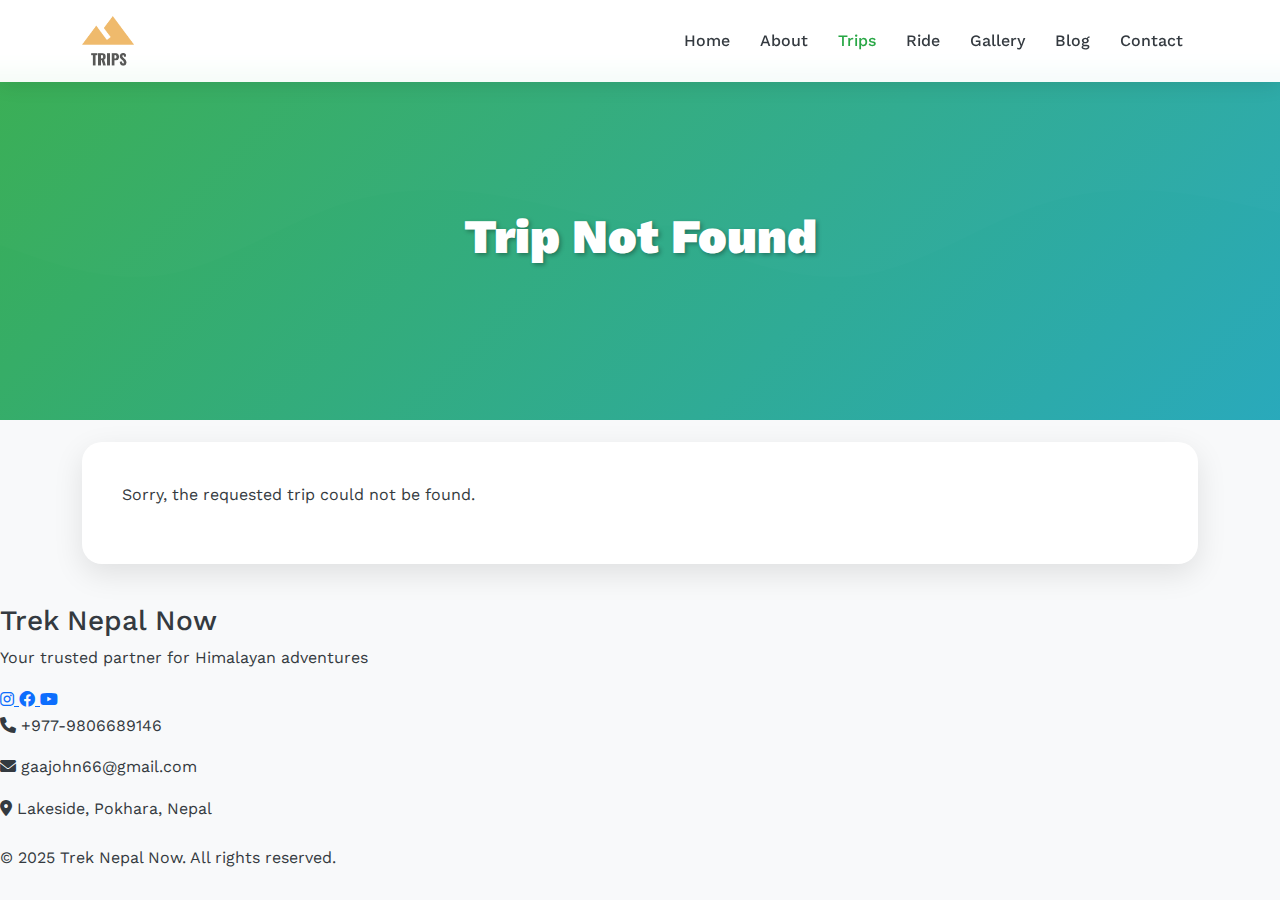
<file: trip-single.html>
<!doctype html>
<html lang="en">
<head>
    <title>Trip Details &mdash; Trek Nepal Now</title>
    <meta charset="utf-8">
    <meta name="viewport" content="width=device-width, initial-scale=1, shrink-to-fit=no">
    <link href="https://fonts.googleapis.com/css?family=Work+Sans:400,700,900&display=swap" rel="stylesheet">
    <link rel="stylesheet" href="https://cdnjs.cloudflare.com/ajax/libs/font-awesome/6.0.0/css/all.min.css">
    <link rel="stylesheet" href="https://cdnjs.cloudflare.com/ajax/libs/bootstrap/5.1.3/css/bootstrap.min.css">
    <style>
        :root {
            --primary-color: #28a745;
            --secondary-color: #17a2b8;
            --accent-color: #ffc107;
            --dark-color: #343a40;
            --light-color: #f8f9fa;
        }
        body {
            font-family: 'Work Sans', sans-serif;
            line-height: 1.6;
            color: var(--dark-color);
            background: var(--light-color);
        }
        .site-navbar {
            background: rgba(255, 255, 255, 0.95);
            -webkit-backdrop-filter: blur(10px);
            backdrop-filter: blur(10px);
            padding: 1rem 0;
            box-shadow: 0 2px 20px rgba(0,0,0,0.1);
            position: fixed;
            width: 100%;
            top: 0;
            z-index: 1000;
        }
        .site-logo img {
            height: 50px;
        }
        .nav-link {
            color: var(--dark-color) !important;
            font-weight: 500;
            margin: 0 15px;
            transition: color 0.3s ease;
        }
        .nav-link:hover, .nav-link.active {
            color: var(--primary-color) !important;
        }
        .trip-detail-hero {
            background: linear-gradient(135deg, rgba(40, 167, 69, 0.9), rgba(23, 162, 184, 0.9)), url('data:image/svg+xml,<svg xmlns="http://www.w3.org/2000/svg" viewBox="0 0 1200 600"><rect fill="%23e8f5e8" width="1200" height="600"/><path fill="%23d4edda" d="M0,300L48,316.7C96,333,192,367,288,350C384,333,480,267,576,233.3C672,200,768,200,864,216.7C960,233,1056,267,1152,266.7C1248,267,1344,233,1392,216.7L1440,200V600H1392C1344,600,1248,600,1152,600C1056,600,960,600,864,600C768,600,672,600,576,600C480,600,384,600,288,600C192,600,96,600,48,600H0Z"/></svg>');
            min-height: 350px;
            display: flex;
            align-items: center;
            justify-content: center;
            text-align: center;
            color: white;
            margin-top: 70px;
        }
        .trip-detail-hero-content h1 {
            font-size: 3rem;
            font-weight: 900;
            margin-bottom: 1rem;
            text-shadow: 2px 2px 4px rgba(0,0,0,0.3);
        }
        .trip-detail-section {
            padding: 60px 0 40px;
        }
        .trip-detail-card {
            background: white;
            border-radius: 20px;
            box-shadow: 0 10px 30px rgba(0,0,0,0.1);
            padding: 40px;
            margin-top: -120px;
            position: relative;
        }
        .trip-detail-image {
            width: 100%;
            border-radius: 20px;
            box-shadow: 0 4px 20px rgba(0,0,0,0.08);
            margin-bottom: 30px;
            max-height: 400px;
            object-fit: cover;
        }
        .trip-meta {
            display: flex;
            flex-wrap: wrap;
            gap: 20px;
            margin-bottom: 20px;
            color: #666;
            font-size: 1rem;
        }
        .trip-meta span {
            display: flex;
            align-items: center;
            gap: 7px;
        }
        .difficulty-badge {
            padding: 6px 16px;
            border-radius: 15px;
            font-weight: 600;
            font-size: 0.95rem;
            text-transform: uppercase;
            margin-left: 10px;
        }
        .difficulty-easy {
            background: rgba(40, 167, 69, 0.9);
            color: white;
        }
        .difficulty-moderate {
            background: rgba(255, 193, 7, 0.9);
            color: var(--dark-color);
        }
        .difficulty-hard {
            background: rgba(220, 53, 69, 0.9);
            color: white;
        }
        .trip-highlights {
            margin-bottom: 25px;
        }
        .trip-highlights ul {
            list-style: none;
            padding: 0;
            margin: 0;
        }
        .trip-highlights li {
            padding: 7px 0;
            color: #666;
            font-size: 1rem;
        }
        .trip-highlights li::before {
            content: '✓';
            color: var(--primary-color);
            font-weight: bold;
            margin-right: 8px;
        }
        .trip-pricing {
            margin-bottom: 25px;
        }
        .trip-pricing-table {
            width: 100%;
            border-collapse: collapse;
            margin-top: 10px;
        }
        .trip-pricing-table th, .trip-pricing-table td {
            border: 1px solid #eee;
            padding: 8px 16px;
            text-align: left;
        }
        .trip-pricing-table th {
            background: var(--light-color);
        }
        .back-btn {
            background: var(--primary-color);
            color: white;
            border: none;
            padding: 12px 30px;
            border-radius: 30px;
            font-weight: 700;
            font-size: 1.1rem;
            margin-bottom: 30px;
            transition: background 0.2s;
        }
        .back-btn:hover {
            background: var(--secondary-color);
        }
        @media (max-width: 768px) {
            .trip-detail-card {
                padding: 20px;
            }
            .trip-detail-hero-content h1 {
                font-size: 2rem;
            }
        }
    </style>
</head>
<body>
    <!-- Navigation -->
    <nav class="site-navbar">
        <div class="container">
            <div class="d-flex justify-content-between align-items-center">
                <div class="site-logo">
                    <a href="index.html">
                        <img src="images/logo.png" alt="Trek Nepal Now" class="img-fluid">
                    </a>
                </div>
                <div class="site-navigation">
                    <ul class="navbar-nav d-flex flex-row">
                        <li class="nav-item">
                            <a href="index.html" class="nav-link">Home</a>
                        </li>
                        <li class="nav-item">
                            <a href="about.html" class="nav-link">About</a>
                        </li>
                        <li class="nav-item">
                            <a href="trips.html" class="nav-link active">Trips</a>
                        </li>
                        <li><a href="riders_tips.html" class="nav-link">Ride</a></li>
                        <li><a href="image.html" class="nav-link">Gallery</a></li>
                        <li class="nav-item">
                            <a href="blog.html" class="nav-link">Blog</a>
                        </li>
                        <li class="nav-item">
                            <a href="contact.html" class="nav-link">Contact</a>
                        </li>
                    </ul>
                </div>
            </div>
        </div>
    </nav>
    <!-- Hero Section -->
    <section class="trip-detail-hero d-flex align-items-center justify-content-center">
        <div class="trip-detail-hero-content">
            <h1 id="trip-title">Trip Details</h1>
        </div>
    </section>
    <!-- Trip Details Section -->
    <section class="trip-detail-section">
        <div class="container">
            <button class="back-btn" onclick="window.location.href='trips.html'">
                <i class="fas fa-arrow-left"></i> Back to Trips
            </button>
            <div class="trip-detail-card" id="trip-detail-card">
                <!-- Trip details will be rendered here -->
            </div>
        </div>
    </section>
    <footer class="footer">
        <div class="footer-content">
            <h3>Trek Nepal Now</h3>
            <p>Your trusted partner for Himalayan adventures</p>
            <div class="social-links">
                <a href="https://instagram.com/treknepalnow7" target="_blank" rel="noopener">
                    <i class="fab fa-instagram"></i>
                </a>
                <a href="https://facebook.com/treknepalnow7" target="_blank" rel="noopener">
                    <i class="fab fa-facebook"></i>
                </a>
                <a href="https://youtube.com/Treknepalnow-gaa" target="_blank" rel="noopener">
                    <i class="fab fa-youtube"></i>
                </a>
            </div>
            <div class="contact-info">
                <p><i class="fas fa-phone"></i> +977-9806689146</p>
                <p><i class="fas fa-envelope"></i> gaajohn66@gmail.com</p>
                <p><i class="fas fa-map-marker-alt"></i> Lakeside, Pokhara, Nepal</p>
            </div>
            <div class="mt-4">
                <p>&copy; 2025 Trek Nepal Now. All rights reserved.</p>
            </div>
        </div>
    </footer>
    <script src="https://cdnjs.cloudflare.com/ajax/libs/bootstrap/5.1.3/js/bootstrap.bundle.min.js"></script>
    <script>
        // Same trekData as in trips.html
        const trekData = {
            "treks": [
                {
                    "title": "Mardi Himal Trek",
                    "duration": "6 Days / 5 Nights",
                    "region": "Annapurna",
                    "maxAltitude": "4500m",
                    "difficulty": "Moderate",
                    "accommodation": ["Tea houses", "Homestays"],
                    "bestSeasons": ["March-May", "September-November"],
                    "pricing": {
                        "2-3 People": 360,
                        "4-6 People": 300,
                        "7+ People": 270
                    },
                    "highlights": [
                        "Stunning ridge trail with panoramic mountain views",
                        "Unbeatable sunrise & Himalayan scenery",
                        "Quiet off-the-beaten path",
                        "Beautiful jungle walk with views of Machhapuchhre"
                    ],
                    "image": "images/img_1.jpg",
                    "id": "mardi-himal"
                },
                {
                    "title": "Ghorepani Poon Hill Trek",
                    "duration": "5 Days / 4 Nights",
                    "region": "Annapurna Region",
                    "maxAltitude": "3210m",
                    "difficulty": "Easy to Moderate",
                    "bestFor": ["First-time trekkers", "Families", "Photographers"],
                    "pricePackages": {
                        "Standard": { "price": 350 },
                        "Budget": { "price": 180 },
                        "Luxury": { "price": 500 }
                    },
                    "highlights": [
                        "Sunrise view from Poon Hill (Annapurna & Dhaulagiri ranges)",
                        "Traditional Gurung & Magar villages",
                        "Rhododendron forests & waterfalls",
                        "Live local experience with homestays"
                    ],
                    "image": "images/img_2.jpg",
                    "id": "ghorepani-poon-hill"
                },
                {
                    "title": "Annapurna Base Camp Trek",
                    "duration": "12-15 Days",
                    "region": "Annapurna",
                    "maxAltitude": "4130m",
                    "difficulty": "Moderate",
                    "pricing": { "Standard": 650 },
                    "highlights": [
                        "360-degree mountain panorama",
                        "Diverse landscapes and cultures",
                        "Natural hot springs",
                        "Close-up views of Annapurna massif"
                    ],
                    "image": "images/img_3.jpg",
                    "id": "annapurna-base-camp"
                },
                {
                    "title": "Everest Base Camp Trek",
                    "duration": "16-18 Days",
                    "region": "Everest",
                    "maxAltitude": "5364m",
                    "difficulty": "Hard",
                    "pricing": { "Standard": 1200 },
                    "highlights": [
                        "World's highest base camp",
                        "Sherpa culture and monasteries",
                        "Breathtaking mountain views",
                        "Adventure of a lifetime"
                    ],
                    "image": "images/img_4.jpg",
                    "id": "everest-base-camp"
                },
                {
                    "title": "Langtang Valley Trek",
                    "duration": "8-10 Days",
                    "region": "Langtang",
                    "maxAltitude": "4984m",
                    "difficulty": "Moderate",
                    "pricing": { "Standard": 450 },
                    "highlights": [
                        "Tamang and Tibetan culture",
                        "Beautiful valley and glaciers",
                        "Less crowded trails",
                        "Sacred lakes and views"
                    ],
                    "image": "images/img_5.jpg",
                    "id": "langtang-valley"
                },
                {
                    "title": "Manaslu Circuit Trek",
                    "duration": "14-18 Days",
                    "region": "Manaslu",
                    "maxAltitude": "5106m",
                    "difficulty": "Hard",
                    "pricing": { "Standard": 950 },
                    "highlights": [
                        "Remote and wild terrain",
                        "Cultural diversity",
                        "Spectacular mountain views",
                        "Challenging high passes"
                    ],
                    "image": "images/img_6.jpg",
                    "id": "manaslu-circuit"
                },
                {
                    "title": "Upper Mustang Trek",
                    "duration": "12-16 Days",
                    "region": "Mustang",
                    "maxAltitude": "4200m",
                    "difficulty": "Moderate",
                    "pricing": { "Standard": 1100 },
                    "highlights": [
                        "Ancient Tibetan culture",
                        "Unique desert landscape",
                        "Forbidden Kingdom",
                        "Ancient caves and monasteries"
                    ],
                    "image": "images/img_1.jpg",
                    "id": "upper-mustang"
                },
                {
                    "title": "Dhaulagiri Circuit Trek",
                    "duration": "18-20 Days",
                    "region": "Dhaulagiri",
                    "maxAltitude": "5360m",
                    "difficulty": "Hard",
                    "pricing": { "Standard": 1300 },
                    "highlights": [
                        "World's 7th highest peak",
                        "Remote wilderness",
                        "Technical challenges",
                        "Pristine mountain environment"
                    ],
                    "image": "images/img_2.jpg",
                    "id": "dhaulagiri-circuit"
                }
            ]
        };
        function getDifficultyClass(difficulty) {
            if (!difficulty) return '';
            if (difficulty.toLowerCase().includes('easy')) return 'difficulty-easy';
            if (difficulty.toLowerCase().includes('moderate')) return 'difficulty-moderate';
            return 'difficulty-hard';
        }
        function getPriceTable(trek) {
            let html = '';
            if (trek.pricing) {
                html += '<table class="trip-pricing-table">';
                html += '<tr><th>Package</th><th>Price (USD)</th></tr>';
                for (const key in trek.pricing) {
                    html += `<tr><td>${key}</td><td>$${typeof trek.pricing[key]==='object'? trek.pricing[key].price : trek.pricing[key]}</td></tr>`;
                }
                html += '</table>';
            } else if (trek.pricePackages) {
                html += '<table class="trip-pricing-table">';
                html += '<tr><th>Package</th><th>Price (USD)</th></tr>';
                for (const key in trek.pricePackages) {
                    html += `<tr><td>${key}</td><td>$${trek.pricePackages[key].price}</td></tr>`;
                }
                html += '</table>';
            } else {
                html = '<p>Contact us for pricing details.</p>';
            }
            return html;
        }
        function getQueryParam(name) {
            const url = new URL(window.location.href);
            return url.searchParams.get(name);
        }
        function renderTripDetail() {
            const trekIndex = getQueryParam('trek');
            const trek = trekData.treks[trekIndex];
            if (!trek) {
                document.getElementById('trip-title').textContent = 'Trip Not Found';
                document.getElementById('trip-detail-card').innerHTML = '<p>Sorry, the requested trip could not be found.</p>';
                return;
            }
            document.getElementById('trip-title').textContent = trek.title;
            let meta = '';
            meta += `<span><i class='fas fa-map-marker-alt'></i> ${trek.region || ''}</span>`;
            meta += `<span><i class='fas fa-clock'></i> ${trek.duration || ''}</span>`;
            meta += `<span><i class='fas fa-mountain'></i> ${trek.maxAltitude || ''}</span>`;
            if (trek.difficulty) {
                meta += `<span class='difficulty-badge ${getDifficultyClass(trek.difficulty)}'>${trek.difficulty}</span>`;
            }
            let highlights = '';
            if (trek.highlights && trek.highlights.length) {
                highlights = '<div class="trip-highlights"><h5>Highlights</h5><ul>' + trek.highlights.map(h => `<li>${h}</li>`).join('') + '</ul></div>';
            }
            let accommodation = '';
            if (trek.accommodation) {
                accommodation = `<p><strong>Accommodation:</strong> ${trek.accommodation.join(', ')}</p>`;
            }
            let bestSeasons = '';
            if (trek.bestSeasons) {
                bestSeasons = `<p><strong>Best Seasons:</strong> ${trek.bestSeasons.join(', ')}</p>`;
            }
            let bestFor = '';
            if (trek.bestFor) {
                bestFor = `<p><strong>Best For:</strong> ${trek.bestFor.join(', ')}</p>`;
            }
            let pricing = getPriceTable(trek);
            document.getElementById('trip-detail-card').innerHTML = `
                <img src="${trek.image || 'images/img_1.jpg'}" alt="${trek.title}" class="trip-detail-image">
                <div class="trip-meta">${meta}</div>
                ${accommodation}
                ${bestSeasons}
                ${bestFor}
                ${highlights}
                <div class="trip-pricing">
                    <h5>Pricing</h5>
                    ${pricing}
                </div>
            `;
        }
        document.addEventListener('DOMContentLoaded', renderTripDetail);
    </script>
</body>
</html>
</file>
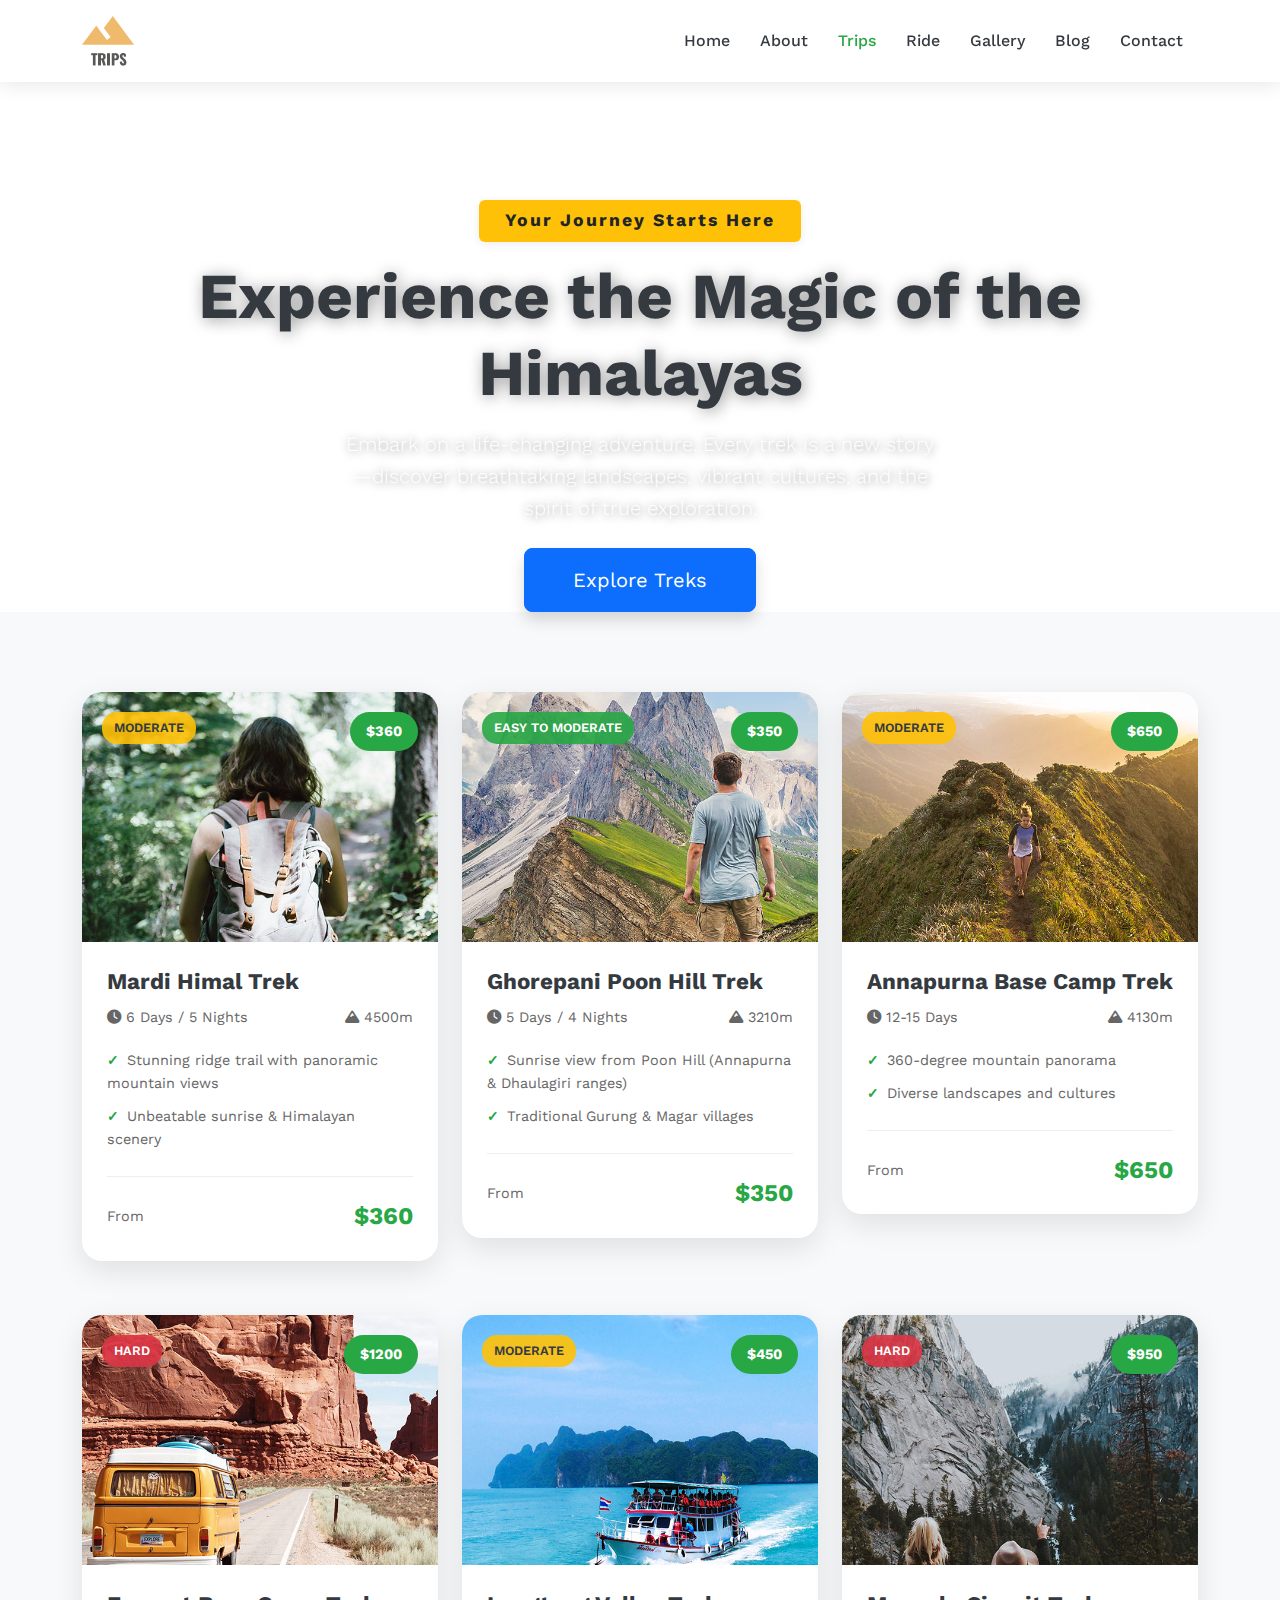
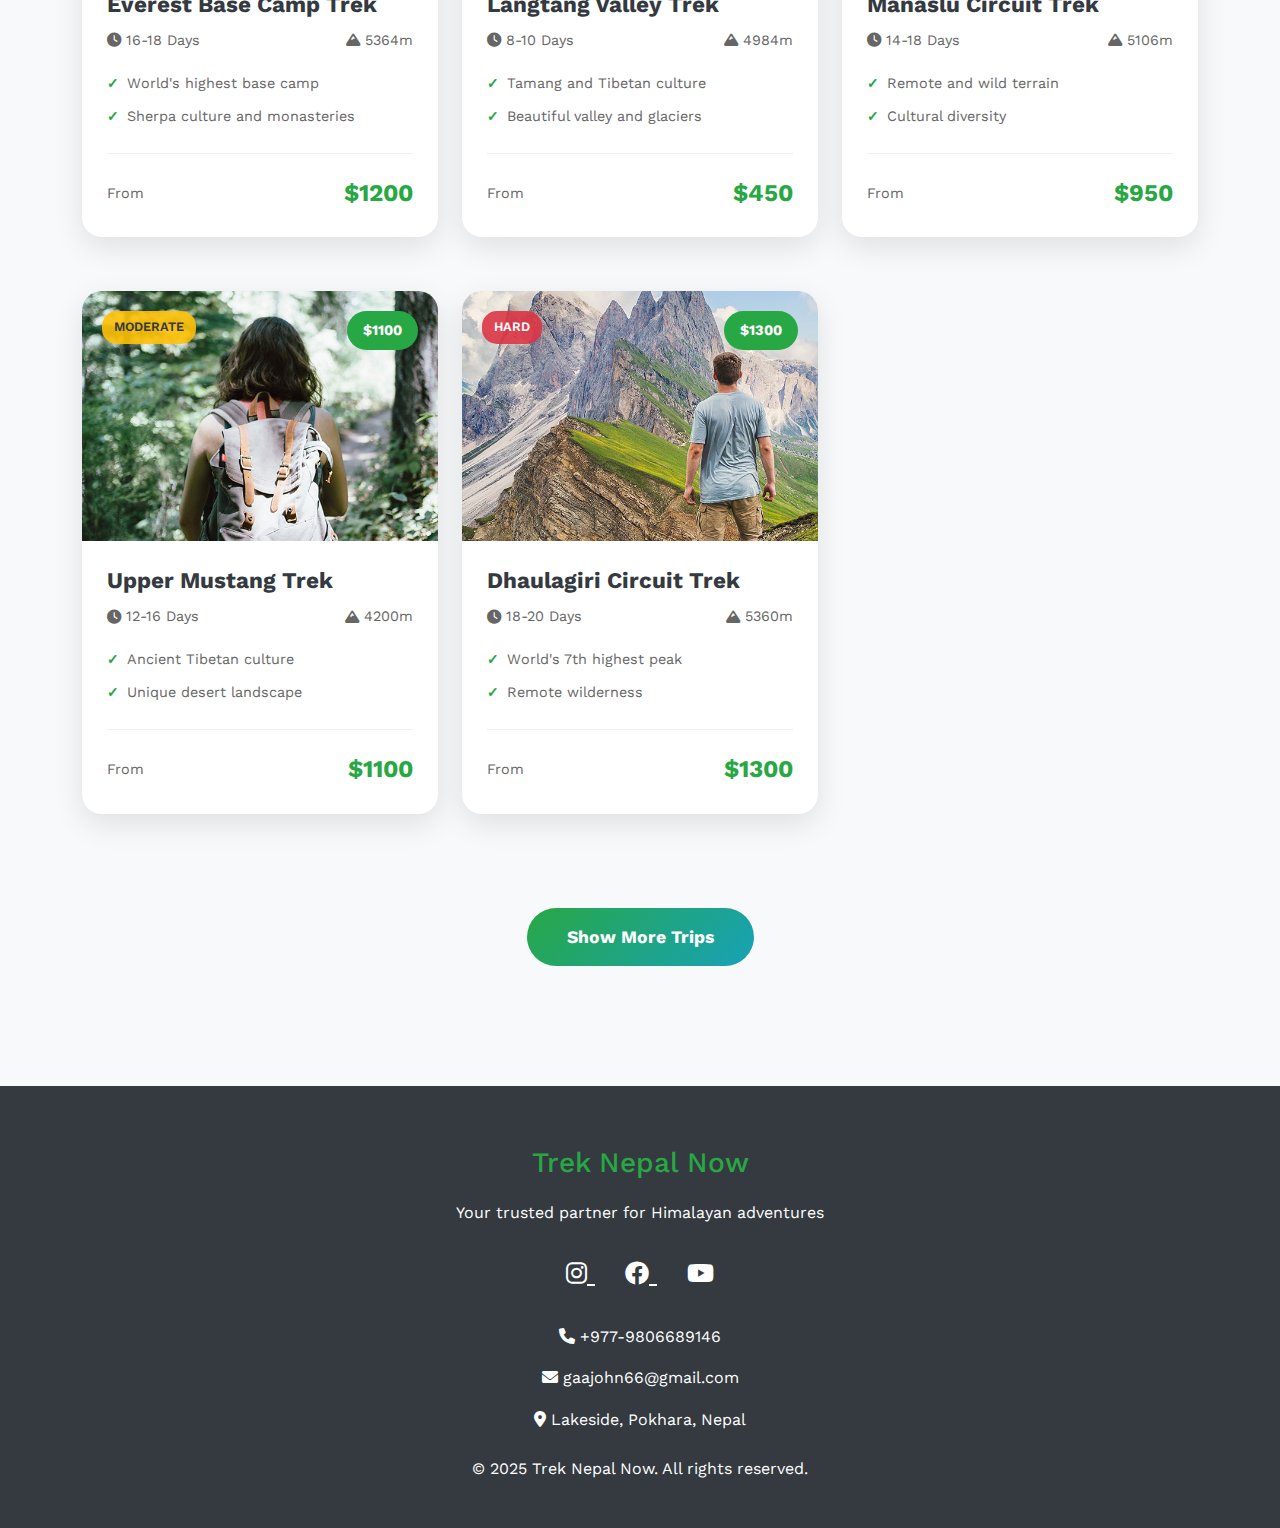
<file: trips.html>
<!doctype html>
<html lang="en">

<head>
    <title>Trips &mdash; Trek Nepal Now</title>
    <meta charset="utf-8">
    <meta name="viewport" content="width=device-width, initial-scale=1, shrink-to-fit=no">

    <link href="https://fonts.googleapis.com/css?family=Work+Sans:400,700,900&display=swap" rel="stylesheet">
    <link rel="stylesheet" href="https://cdnjs.cloudflare.com/ajax/libs/font-awesome/6.0.0/css/all.min.css">
    <link rel="stylesheet" href="https://cdnjs.cloudflare.com/ajax/libs/bootstrap/5.1.3/css/bootstrap.min.css">
    
    <style>
        :root {
            --primary-color: #28a745;
            --secondary-color: #17a2b8;
            --accent-color: #ffc107;
            --dark-color: #343a40;
            --light-color: #f8f9fa;
        }

        body {
            font-family: 'Work Sans', sans-serif;
            line-height: 1.6;
            color: var(--dark-color);
        }

        .site-navbar {
            background: rgba(255, 255, 255, 0.95);
            -webkit-backdrop-filter: blur(10px);
            backdrop-filter: blur(10px);
            padding: 1rem 0;
            box-shadow: 0 2px 20px rgba(0,0,0,0.1);
            position: fixed;
            width: 100%;
            top: 0;
            z-index: 1000;
        }

        .site-logo img {
            height: 50px;
        }

        .nav-link {
            color: var(--dark-color) !important;
            font-weight: 500;
            margin: 0 15px;
            transition: color 0.3s ease;
        }

        .nav-link:hover, .nav-link.active {
            color: var(--primary-color) !important;
        }

        .hero-section {
            background: linear-gradient(135deg, rgba(40, 167, 69, 0.9), rgba(23, 162, 184, 0.9)), url('data:image/svg+xml,<svg xmlns="http://www.w3.org/2000/svg" viewBox="0 0 1200 600"><rect fill="%23e8f5e8" width="1200" height="600"/><path fill="%23d4edda" d="M0,300L48,316.7C96,333,192,367,288,350C384,333,480,267,576,233.3C672,200,768,200,864,216.7C960,233,1056,267,1152,266.7C1248,267,1344,233,1392,216.7L1440,200V600H1392C1344,600,1248,600,1152,600C1056,600,960,600,864,600C768,600,672,600,576,600C480,600,384,600,288,600C192,600,96,600,48,600H0Z"/></svg>');
            height: 60vh;
            display: flex;
            align-items: center;
            justify-content: center;
            text-align: center;
            color: white;
            margin-top: 70px;
        }

        .hero-content h1 {
            font-size: 3.5rem;
            font-weight: 900;
            margin-bottom: 1rem;
            text-shadow: 2px 2px 4px rgba(0,0,0,0.3);
        }

        .hero-content p {
            font-size: 1.2rem;
            margin-bottom: 2rem;
            max-width: 600px;
        }

        .trips-section {
            padding: 80px 0;
            background: var(--light-color);
            min-height: calc(100vh - 350px); /* 350px is the hero min-height */
            display: flex;
            flex-direction: column;
            justify-content: flex-start;
        }

        .section-heading {
            text-align: center;
            margin-bottom: 60px;
        }

        .section-heading h2 {
            font-size: 3rem;
            font-weight: 900;
            color: var(--dark-color);
            position: relative;
            display: inline-block;
        }

        .section-heading h2::after {
            content: '';
            position: absolute;
            bottom: -10px;
            left: 50%;
            transform: translateX(-50%);
            width: 80px;
            height: 4px;
            background: linear-gradient(90deg, var(--primary-color), var(--secondary-color));
            border-radius: 2px;
        }

        .trip-card {
            background: white;
            border-radius: 20px;
            overflow: hidden;
            box-shadow: 0 10px 30px rgba(0,0,0,0.1);
            transition: all 0.3s ease;
            margin-bottom: 30px;
            cursor: pointer;
            display: flex;
            flex-direction: column;
        }

        .trip-card:hover {
            transform: translateY(-10px);
            box-shadow: 0 20px 40px rgba(0,0,0,0.15);
        }

        .trip-image {
            position: relative;
            height: 250px;
            overflow: hidden;
        }

        .trip-image img {
            width: 100%;
            height: 100%;
            object-fit: cover;
            transition: transform 0.3s ease;
        }

        .trip-card:hover .trip-image img {
            transform: scale(1.1);
        }

        .trip-badge {
            position: absolute;
            top: 20px;
            right: 20px;
            background: var(--primary-color);
            color: white;
            padding: 8px 16px;
            border-radius: 25px;
            font-weight: 700;
            font-size: 0.9rem;
        }

        .difficulty-badge {
            position: absolute;
            top: 20px;
            left: 20px;
            padding: 6px 12px;
            border-radius: 15px;
            font-weight: 600;
            font-size: 0.8rem;
            text-transform: uppercase;
        }

        .difficulty-easy {
            background: rgba(40, 167, 69, 0.9);
            color: white;
        }

        .difficulty-moderate {
            background: rgba(255, 193, 7, 0.9);
            color: var(--dark-color);
        }

        .difficulty-hard {
            background: rgba(220, 53, 69, 0.9);
            color: white;
        }

        .trip-content {
            padding: 25px;
        }

        .trip-title {
            font-size: 1.4rem;
            font-weight: 700;
            color: var(--dark-color);
            margin-bottom: 10px;
            line-height: 1.3;
        }

        .trip-meta {
            display: flex;
            justify-content: space-between;
            margin-bottom: 15px;
            color: #666;
            font-size: 0.9rem;
        }

        .trip-meta span {
            display: flex;
            align-items: center;
            gap: 5px;
        }

        .trip-highlights {
            margin-bottom: 20px;
        }

        .trip-highlights ul {
            list-style: none;
            padding: 0;
            margin: 0;
        }

        .trip-highlights li {
            padding: 5px 0;
            color: #666;
            font-size: 0.9rem;
        }

        .trip-highlights li::before {
            content: '✓';
            color: var(--primary-color);
            font-weight: bold;
            margin-right: 8px;
        }

        .price-section {
            border-top: 1px solid #eee;
            padding-top: 20px;
            display: flex;
            justify-content: space-between;
            align-items: center;
        }

        .price-from {
            color: #666;
            font-size: 0.9rem;
        }

        .price-amount {
            font-size: 1.5rem;
            font-weight: 700;
            color: var(--primary-color);
        }

        .show-more-btn {
            background: linear-gradient(135deg, var(--primary-color), var(--secondary-color));
            border: none;
            color: white;
            padding: 15px 40px;
            border-radius: 50px;
            font-weight: 700;
            font-size: 1.1rem;
            cursor: pointer;
            transition: all 0.3s ease;
            display: block;
            margin: 40px auto;
        }

        .show-more-btn:hover {
            transform: translateY(-2px);
            box-shadow: 0 10px 25px rgba(40, 167, 69, 0.3);
        }

        .trip-card.hidden {
            display: none;
        }

        .loading {
            text-align: center;
            padding: 20px;
        }

        .spinner {
            border: 4px solid #f3f3f3;
            border-top: 4px solid var(--primary-color);
            border-radius: 50%;
            width: 40px;
            height: 40px;
            animation: spin 1s linear infinite;
            margin: 0 auto;
        }

        @keyframes spin {
            0% { transform: rotate(0deg); }
            100% { transform: rotate(360deg); }
        }

        .footer {
            background: var(--dark-color);
            color: white;
            padding: 60px 0 30px;
            text-align: center;
        }

        .footer-content {
            max-width: 800px;
            margin: 0 auto;
            padding: 0 20px;
        }

        .footer h3 {
            margin-bottom: 20px;
            color: var(--primary-color);
        }

        .social-links {
            margin: 30px 0;
        }

        .social-links a {
            color: white;
            font-size: 1.5rem;
            margin: 0 15px;
            transition: color 0.3s ease;
        }

        .social-links a:hover {
            color: var(--primary-color);
        }

        @media (max-width: 768px) {
            .hero-content h1 {
                font-size: 2.5rem;
            }
            
            .hero-content p {
                font-size: 1rem;
            }
            
            .section-heading h2 {
                font-size: 2.2rem;
            }
            
            .trip-content {
                padding: 20px;
            }
        }
    </style>
</head>

<body>
    <!-- Navigation -->
    <nav class="site-navbar">
        <div class="container">
            <div class="d-flex justify-content-between align-items-center">
                <div class="site-logo">
                    <a href="index.html">
                        <img src="images/logo.png" alt="Trek Nepal Now" class="img-fluid">
                    </a>
                </div>
                
                <div class="site-navigation">
                    <ul class="navbar-nav d-flex flex-row">
                        <li class="nav-item">
                            <a href="index.html" class="nav-link">Home</a>
                        </li>
                        <li class="nav-item">
                            <a href="about.html" class="nav-link">About</a>
                        </li>
                        <li class="nav-item">
                            <a href="trips.html" class="nav-link active">Trips</a>
                        </li>
                        <li><a href="riders_tips.html" class="nav-link">Ride</a></li>
                        <li><a href="image.html" class="nav-link">Gallery</a></li>
                        <li class="nav-item">
                            <a href="blog.html" class="nav-link">Blog</a>
                        </li>
                        <li class="nav-item">
                            <a href="contact.html" class="nav-link">Contact</a>
                        </li>
                    </ul>
                </div>
            </div>
        </div>
    </nav>

    <!-- Hero Section -->
    <section class="trips-hero" style="padding-top: 200px;">
        <div class="trips-hero-overlay"></div>
        <div class="container trips-hero-content d-flex flex-column align-items-center justify-content-center text-center" style="min-height: 350px;">
            <span class="badge bg-warning text-dark mb-3" style="font-size: 1.1rem; letter-spacing: 2px; padding: 0.7em 1.5em; box-shadow: 0 2px 10px rgba(0,0,0,0.08);">Your Journey Starts Here</span>
            <h1 class="display-3 fw-bold mb-3" style="text-shadow: 2px 2px 16px rgba(0,0,0,0.4);">Experience the Magic of the Himalayas</h1>
            <p class="lead mb-4" style="max-width: 600px; color: #fff; text-shadow: 1px 1px 8px rgba(0,0,0,0.5);">
                Embark on a life-changing adventure. Every trek is a new story—discover breathtaking landscapes, vibrant cultures, and the spirit of true exploration.
            </p>
            <a href="#trips-container" class="btn btn-lg btn-primary px-5 py-3 shadow">Explore Treks</a>
        </div>
    </section>

    <!-- Trips Section -->
    <section class="trips-section">
        <div class="container">
            <!-- Section heading moved to hero -->
            
            <div class="row" id="trips-container">
                <!-- Trip cards will be dynamically generated here -->
            </div>
            
            <div class="loading" id="loading" style="display: none;">
                <div class="spinner"></div>
                <p>Loading more trips...</p>
            </div>
            
            <button class="show-more-btn" id="show-more-btn" onclick="showMoreTrips()">
                Show More Trips
            </button>
        </div>
    </section>

    <!-- Footer -->
    <footer class="footer">
        <div class="footer-content">
            <h3>Trek Nepal Now</h3>
            <p>Your trusted partner for Himalayan adventures</p>
            
            <div class="social-links">
                <a href="https://instagram.com/treknepalnow7" target="_blank" rel="noopener">
                    <i class="fab fa-instagram"></i>
                </a>
                <a href="https://facebook.com/treknepalnow7" target="_blank" rel="noopener">
                    <i class="fab fa-facebook"></i>
                </a>
                <a href="https://youtube.com/Treknepalnow-gaa" target="_blank" rel="noopener">
                    <i class="fab fa-youtube"></i>
                </a>
            </div>
            
            <div class="contact-info">
                <p><i class="fas fa-phone"></i> +977-9806689146</p>
                <p><i class="fas fa-envelope"></i> gaajohn66@gmail.com</p>
                <p><i class="fas fa-map-marker-alt"></i> Lakeside, Pokhara, Nepal</p>
            </div>
            
            <div class="mt-4">
                <p>&copy; 2025 Trek Nepal Now. All rights reserved.</p>
            </div>
        </div>
    </footer>

    <script src="https://cdnjs.cloudflare.com/ajax/libs/bootstrap/5.1.3/js/bootstrap.bundle.min.js"></script>
    
    <script>
        // Trek data from your JSON
        const trekData = {
            "treks": [
                {
                    "title": "Mardi Himal Trek",
                    "duration": "6 Days / 5 Nights",
                    "region": "Annapurna",
                    "maxAltitude": "4500m",
                    "difficulty": "Moderate",
                    "accommodation": ["Tea houses", "Homestays"],
                    "bestSeasons": ["March-May", "September-November"],
                    "pricing": {
                        "2-3 People": 360,
                        "4-6 People": 300,
                        "7+ People": 270
                    },
                    "highlights": [
                        "Stunning ridge trail with panoramic mountain views",
                        "Unbeatable sunrise & Himalayan scenery",
                        "Quiet off-the-beaten path",
                        "Beautiful jungle walk with views of Machhapuchhre"
                    ],
                    "image": "images/img_1.jpg",
                    "id": "mardi-himal"
                },
                {
                    "title": "Ghorepani Poon Hill Trek",
                    "duration": "5 Days / 4 Nights",
                    "region": "Annapurna Region",
                    "maxAltitude": "3210m",
                    "difficulty": "Easy to Moderate",
                    "bestFor": ["First-time trekkers", "Families", "Photographers"],
                    "pricePackages": {
                        "Standard": { "price": 350 },
                        "Budget": { "price": 180 },
                        "Luxury": { "price": 500 }
                    },
                    "highlights": [
                        "Sunrise view from Poon Hill (Annapurna & Dhaulagiri ranges)",
                        "Traditional Gurung & Magar villages",
                        "Rhododendron forests & waterfalls",
                        "Live local experience with homestays"
                    ],
                    "image": "images/img_2.jpg",
                    "id": "ghorepani-poon-hill"
                },
                {
                    "title": "Annapurna Base Camp Trek",
                    "duration": "12-15 Days",
                    "region": "Annapurna",
                    "maxAltitude": "4130m",
                    "difficulty": "Moderate",
                    "pricing": { "Standard": 650 },
                    "highlights": [
                        "360-degree mountain panorama",
                        "Diverse landscapes and cultures",
                        "Natural hot springs",
                        "Close-up views of Annapurna massif"
                    ],
                    "image": "images/img_3.jpg",
                    "id": "annapurna-base-camp"
                },
                {
                    "title": "Everest Base Camp Trek",
                    "duration": "16-18 Days",
                    "region": "Everest",
                    "maxAltitude": "5364m",
                    "difficulty": "Hard",
                    "pricing": { "Standard": 1200 },
                    "highlights": [
                        "World's highest base camp",
                        "Sherpa culture and monasteries",
                        "Breathtaking mountain views",
                        "Adventure of a lifetime"
                    ],
                    "image": "images/img_4.jpg",
                    "id": "everest-base-camp"
                },
                {
                    "title": "Langtang Valley Trek",
                    "duration": "8-10 Days",
                    "region": "Langtang",
                    "maxAltitude": "4984m",
                    "difficulty": "Moderate",
                    "pricing": { "Standard": 450 },
                    "highlights": [
                        "Tamang and Tibetan culture",
                        "Beautiful valley and glaciers",
                        "Less crowded trails",
                        "Sacred lakes and views"
                    ],
                    "image": "images/img_5.jpg",
                    "id": "langtang-valley"
                },
                {
                    "title": "Manaslu Circuit Trek",
                    "duration": "14-18 Days",
                    "region": "Manaslu",
                    "maxAltitude": "5106m",
                    "difficulty": "Hard",
                    "pricing": { "Standard": 950 },
                    "highlights": [
                        "Remote and wild terrain",
                        "Cultural diversity",
                        "Spectacular mountain views",
                        "Challenging high passes"
                    ],
                    "image": "images/img_6.jpg",
                    "id": "manaslu-circuit"
                },
                {
                    "title": "Upper Mustang Trek",
                    "duration": "12-16 Days",
                    "region": "Mustang",
                    "maxAltitude": "4200m",
                    "difficulty": "Moderate",
                    "pricing": { "Standard": 1100 },
                    "highlights": [
                        "Ancient Tibetan culture",
                        "Unique desert landscape",
                        "Forbidden Kingdom",
                        "Ancient caves and monasteries"
                    ],
                    "image": "images/img_1.jpg",
                    "id": "upper-mustang"
                },
                {
                    "title": "Dhaulagiri Circuit Trek",
                    "duration": "18-20 Days",
                    "region": "Dhaulagiri",
                    "maxAltitude": "5360m",
                    "difficulty": "Hard",
                    "pricing": { "Standard": 1300 },
                    "highlights": [
                        "World's 7th highest peak",
                        "Remote wilderness",
                        "Technical challenges",
                        "Pristine mountain environment"
                    ],
                    "image": "images/img_2.jpg",
                    "id": "dhaulagiri-circuit"
                }
            ]
        };

        let displayedTrips = 0;
        const tripsPerLoad = 6;

        function getDifficultyClass(difficulty) {
            if (difficulty.toLowerCase().includes('easy')) return 'difficulty-easy';
            if (difficulty.toLowerCase().includes('moderate')) return 'difficulty-moderate';
            return 'difficulty-hard';
        }

        function getPrice(trek) {
            if (trek.pricing) {
                if (trek.pricing['2-3 People']) return trek.pricing['2-3 People'];
                if (trek.pricing['4-6 People']) return trek.pricing['4-6 People'];
                if (trek.pricing.Standard) return trek.pricing.Standard.price || trek.pricing.Standard;
            }
            if (trek.pricePackages && trek.pricePackages.Standard) {
                return trek.pricePackages.Standard.price;
            }
            return 'Contact Us';
        }

        function createTripCard(trek, index) {
            const price = getPrice(trek);
            const priceDisplay = typeof price === 'number' ? `$${price}` : price;
            return `
                <div class="col-lg-4 col-md-6 mb-4 trip-card-container ${displayedTrips >= tripsPerLoad ? 'hidden' : ''}">
                    <div class="trip-card" onclick="window.location.href='trip-single.html?trek=${index}'" style="cursor:pointer;">
                        <div class="trip-image">
                            <img src="${trek.image || 'images/img_1.jpg'}" alt="${trek.title}">
                            <div class="trip-badge">${priceDisplay}</div>
                            <div class="difficulty-badge ${getDifficultyClass(trek.difficulty || trek.trekGrade)}">${trek.difficulty || trek.trekGrade || ''}</div>
                        </div>
                        <div class="trip-content">
                            <h3 class="trip-title">${trek.title}</h3>
                            <div class="trip-meta">
                                <span><i class="fas fa-clock"></i> ${trek.duration || ''}</span>
                                <span><i class="fas fa-mountain"></i> ${trek.maxAltitude || ''}</span>
                            </div>
                            <div class="trip-highlights">
                                <ul>
                                    ${(trek.highlights || []).slice(0, 2).map(highlight => `<li>${highlight}</li>`).join('')}
                                </ul>
                            </div>
                            <div class="price-section">
                                <span class="price-from">From</span>
                                <span class="price-amount">${priceDisplay}</span>
                            </div>
                        </div>
                    </div>
                </div>
            `;
        }

        function loadTrips() {
            const container = document.getElementById('trips-container');
            container.innerHTML = '';
            
            trekData.treks.forEach((trek, index) => {
                container.innerHTML += createTripCard(trek, index);
                if (index < tripsPerLoad) displayedTrips++;
            });
            
            if (trekData.treks.length <= tripsPerLoad) {
                document.getElementById('show-more-btn').style.display = 'none';
            }
        }

        function showMoreTrips() {
            const loading = document.getElementById('loading');
            const showMoreBtn = document.getElementById('show-more-btn');
            
            loading.style.display = 'block';
            showMoreBtn.style.display = 'none';
            
            setTimeout(() => {
                const hiddenCards = document.querySelectorAll('.trip-card-container.hidden');
                const cardsToShow = Math.min(tripsPerLoad, hiddenCards.length);
                
                for (let i = 0; i < cardsToShow; i++) {
                    hiddenCards[i].classList.remove('hidden');
                    displayedTrips++;
                }
                
                loading.style.display = 'none';
                
                if (hiddenCards.length > cardsToShow) {
                    showMoreBtn.style.display = 'block';
                } else {
                    showMoreBtn.innerHTML = 'All Trips Loaded';
                    showMoreBtn.disabled = true;
                    showMoreBtn.style.opacity = '0.6';
                }
            }, 1000);
        }

        // openTripDetail removed, now handled inline

        // Initialize the page
        document.addEventListener('DOMContentLoaded', function() {
            loadTrips();
        });
    </script>
</body>
</html>
</file>
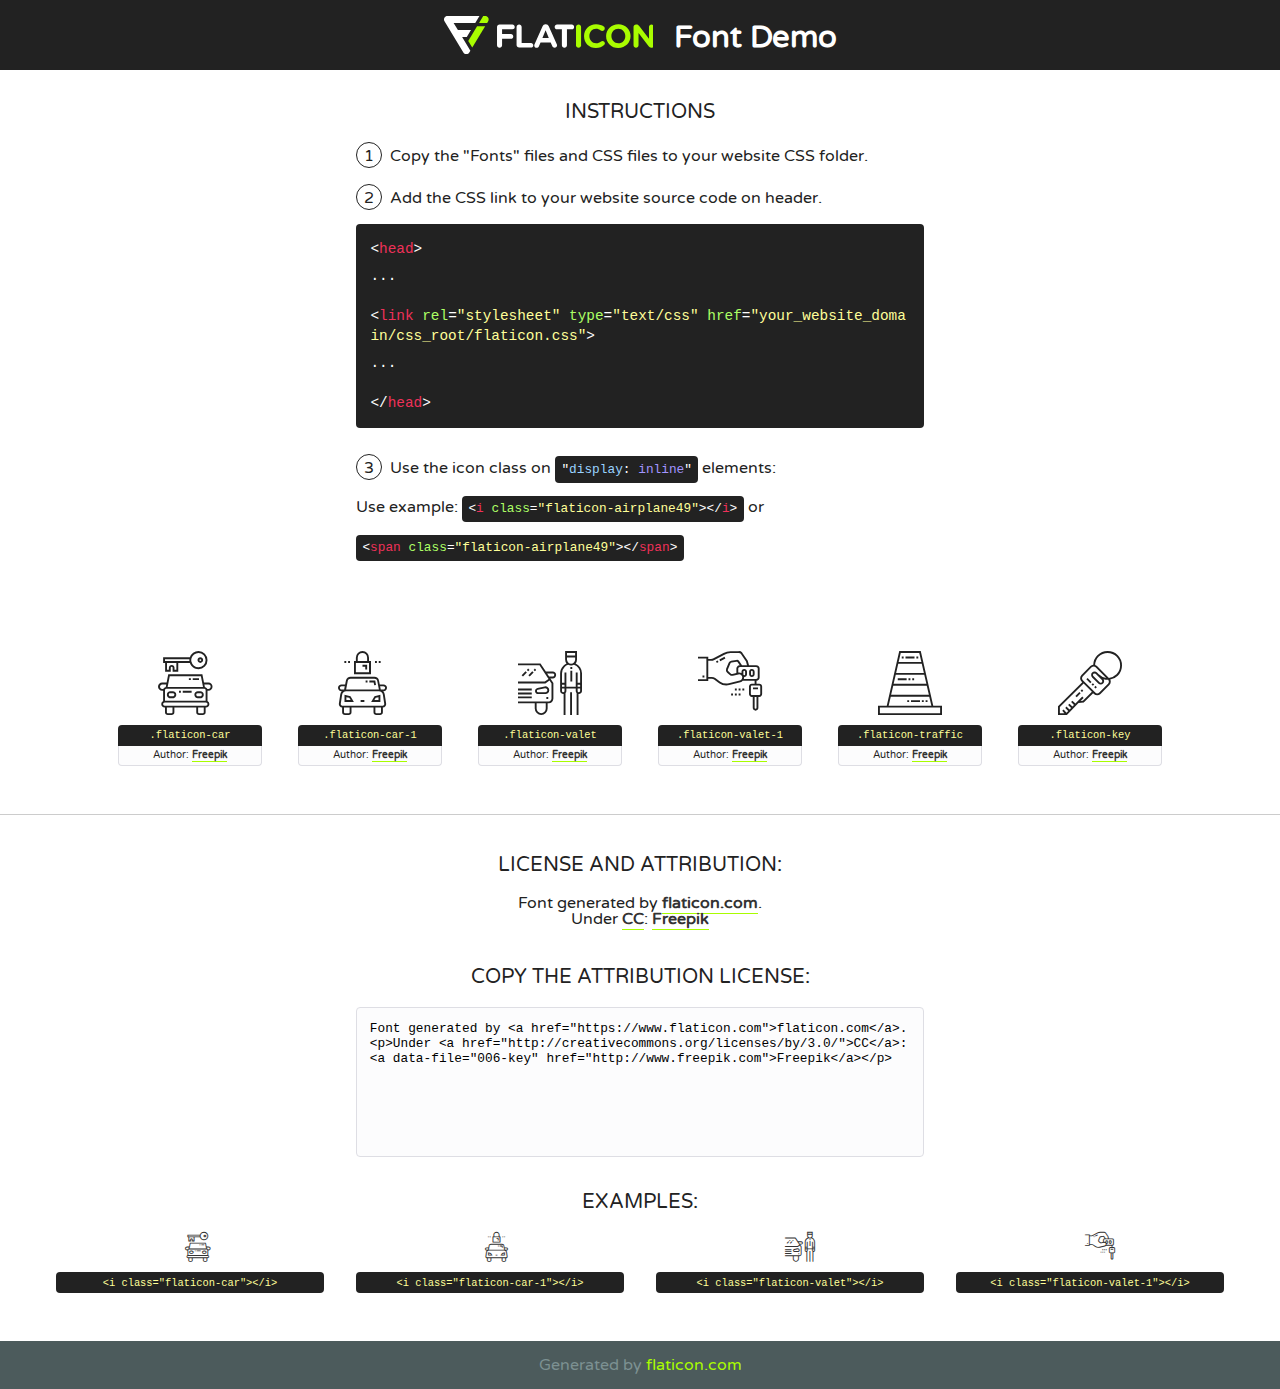
<file: fonts/flaticon-2/font/flaticon.html>
<!DOCTYPE html>
<!--
  Flaticon icon font: Flaticon
  Creation date: 18/07/2019 07:36
-->
<html>
<!DOCTYPE html>
<html>

<head>
    <title>Flaticon WebFont</title>
    <link href="http://fonts.googleapis.com/css?family=Varela+Round" rel="stylesheet" type="text/css" />
    <link rel="stylesheet" type="text/css" href="flaticon.css">
    <meta charset="UTF-8">
    <style>
    html, body, div, span, applet, object, iframe,
    h1, h2, h3, h4, h5, h6, p, blockquote, pre,
    a, abbr, acronym, address, big, cite, code,
    del, dfn, em, img, ins, kbd, q, s, samp,
    small, strike, strong, sub, sup, tt, var,
    b, u, i, center,
    dl, dt, dd, ol, ul, li,
    fieldset, form, label, legend,
    table, caption, tbody, tfoot, thead, tr, th, td,
    article, aside, canvas, details, embed, 
    figure, figcaption, footer, header, hgroup, 
    menu, nav, output, ruby, section, summary,
    time, mark, audio, video {
        margin: 0;
        padding: 0;
        border: 0;
        font-size: 100%;
        font: inherit;
        vertical-align: baseline;
    }
    /* HTML5 display-role reset for older browsers */
    article, aside, details, figcaption, figure, 
    footer, header, hgroup, menu, nav, section {
        display: block;
    }
    body {
        line-height: 1;
    }
    ol, ul {
        list-style: none;
    }
    blockquote, q {
        quotes: none;
    }
    blockquote:before, blockquote:after,
    q:before, q:after {
        content: '';
        content: none;
    }
    table {
        border-collapse: collapse;
        border-spacing: 0;
    }
    body {
        font-family: 'Varela Round', Helvetica, Arial, sans-serif;
        font-size: 16px;
        color: #222;
    }
    a {
        color: #333;
        border-bottom: 1px solid #a9fd00;
        font-weight: bold;
        text-decoration: none;
    }
    * {
        -moz-box-sizing: border-box;
        -webkit-box-sizing: border-box;
        box-sizing: border-box;
        margin: 0;
        padding: 0;
    }
    [class^="flaticon-"]:before, [class*=" flaticon-"]:before, [class^="flaticon-"]:after, [class*=" flaticon-"]:after {
        font-family: Flaticon;
        font-size: 30px;
        font-style: normal;
        margin-left: 20px;
        color: #333;
    }
    .wrapper {
        max-width: 600px;
        margin: auto;
        padding: 0 1em;
    }
    .title {
        font-size: 1.25em;
        text-align: center;
        margin-bottom: 1em;
        text-transform: uppercase;
    }
    header {
        text-align: center;
        background-color: #222;
        color: #fff;
        padding: 1em;
    }
    header .logo {
        width: 210px;
        height: 38px;
        display: inline-block;
        vertical-align: middle;
        margin-right: 1em;
        border: none;
    }
    header strong {
        font-size: 1.95em;
        font-weight: bold;
        vertical-align: middle;
        margin-top: 5px;
        display: inline-block;
    }
    .demo {
        margin: 2em auto;
        line-height: 1.25em;
    }
    .demo ul li {
        margin-bottom: 1em;
    }
    .demo ul li .num {
        color: #222;
        border-radius: 20px;
        display: inline-block;
        width: 26px;
        padding: 3px;
        height: 26px;
        text-align: center;
        margin-right: 0.5em;
        border: 1px solid #222;
    }
    .demo ul li code {
        background-color: #222;
        border-radius: 4px;
        padding: 0.25em 0.5em;
        display: inline-block;
        color: #fff;
        font-family: Consolas,Monaco,Lucida Console,Liberation Mono,DejaVu Sans Mono,Bitstream Vera Sans Mono,Courier New, monospace;
        font-weight: lighter;
        margin-top: 1em;
        font-size: 0.8em;
        word-break: break-all;
    }
    .demo ul li code.big {
        padding: 1em;
        font-size: 0.9em;
    }
    .demo ul li code .red {
        color: #EF3159;
    }
    .demo ul li code .green {
        color: #ACFF65;
    }
    .demo ul li code .yellow {
        color: #FFFF99;
    }
    .demo ul li code .blue {
        color: #99D3FF;
    }
    .demo ul li code .purple {
        color: #A295FF;
    }
    .demo ul li code .dots {
        margin-top: 0.5em;
        display: block;
    }
    #glyphs {
        border-bottom: 1px solid #ccc;
        padding: 2em 0;
        text-align: center;
    }
    .glyph {
        display: inline-block;
        width: 9em;
        margin: 1em;
        text-align: center;
        vertical-align: top;
        background: #FFF;
    }
    .glyph .glyph-icon {
        padding: 10px;
        display: block;
        font-family:"Flaticon";
        font-size: 64px;
        line-height: 1;
    }
    .glyph .glyph-icon:before {
        font-size: 64px;
        color: #222;
        margin-left: 0;
    }
    .class-name {
        font-size: 0.65em;
        background-color: #222;
        color: #fff;
        border-radius: 4px 4px 0 0;
        padding: 0.5em;
        color: #FFFF99;
        font-family: Consolas,Monaco,Lucida Console,Liberation Mono,DejaVu Sans Mono,Bitstream Vera Sans Mono,Courier New, monospace;
    }
    .author-name {
        font-size: 0.6em;
        background-color: #fcfcfd;
        border: 1px solid #DEDEE4;
        border-top: 0;
        border-radius: 0 0 4px 4px;
        padding: 0.5em;
    }
    .class-name:last-child {
        font-size: 10px;
        color:#888;
    }
    .class-name:last-child a {
        font-size: 10px;
        color:#555;
    }
    .class-name:last-child a:hover {
        color:#a9fd00;
    }
    .glyph > input {
        display: block;
        width: 100px;
        margin: 5px auto;
        text-align: center;
        font-size: 12px;
        cursor: text;
    }
    .glyph > input.icon-input {
        font-family:"Flaticon";
        font-size: 16px;
        margin-bottom: 10px;
    }
    .attribution .title {
        margin-top: 2em;
    }
    .attribution textarea {
        background-color: #fcfcfd;
        padding: 1em;
        border: none;
        box-shadow: none;
        border: 1px solid #DEDEE4;
        border-radius: 4px;
        resize: none;
        width: 100%;
        height: 150px;
        font-size: 0.8em;
        font-family: Consolas,Monaco,Lucida Console,Liberation Mono,DejaVu Sans Mono,Bitstream Vera Sans Mono,Courier New, monospace;
        -webkit-appearance: none;
    }
    .iconsuse {
        margin: 2em auto;
        text-align: center;
        max-width: 1200px;
    }
    .iconsuse:after {
        content: '';
        display: table;
        clear: both;
    }
    .iconsuse .image {
        float: left;
        width: 25%;
        padding: 0 1em;
    }
    .iconsuse .image p {
        margin-bottom: 1em;
    }
    .iconsuse .image span {
        display: block;
        font-size: 0.65em;
        background-color: #222;
        color: #fff;
        border-radius: 4px;
        padding: 0.5em;
        color: #FFFF99;
        margin-top: 1em;
        font-family: Consolas,Monaco,Lucida Console,Liberation Mono,DejaVu Sans Mono,Bitstream Vera Sans Mono,Courier New, monospace;
    }
    #footer {
        text-align: center;
        background-color: #4C5B5C;
        color: #7c9192;
        padding: 1em;
    }
    #footer a {
        border: none;
        color: #a9fd00;
        font-weight: normal;
    }
    @media (max-width: 960px) {
        .iconsuse .image {
            width: 50%;
        }
    }
    @media (max-width: 560px) {
        .iconsuse .image {
            width: 100%;
        }
    }
    </style>
</head>

<body class="characters-off">

    <header>
        <a href="https://www.flaticon.com" target="_blank" class="logo">
            <svg version="1.1" xmlns="http://www.w3.org/2000/svg" xmlns:xlink="http://www.w3.org/1999/xlink" xmlns:a="http://ns.adobe.com/AdobeSVGViewerExtensions/3.0/" viewBox="0 0 560.875 102.036" enable-background="new 0 0 560.875 102.036" xml:space="preserve">
                <defs>
                </defs>
                <g>
                    <g class="letters">
                        <path fill="#ffffff" d="M141.596,29.675c0-3.777,2.985-6.767,6.764-6.767h34.438c3.426,0,6.15,2.728,6.15,6.15
                        c0,3.43-2.724,6.149-6.15,6.149h-27.674v13.091h23.719c3.429,0,6.151,2.724,6.151,6.15c0,3.43-2.723,6.149-6.151,6.149h-23.719
                        v17.574c0,3.773-2.986,6.761-6.764,6.761c-3.779,0-6.764-2.989-6.764-6.761V29.675z"></path>
                        <path fill="#ffffff" d="M193.844,29.149c0-3.781,2.985-6.767,6.764-6.767c3.776,0,6.763,2.985,6.763,6.767v42.957h25.039
                        c3.426,0,6.149,2.726,6.149,6.153c0,3.425-2.723,6.15-6.149,6.15h-31.802c-3.779,0-6.764-2.986-6.764-6.768V29.149z"></path>
                        <path fill="#ffffff" d="M241.891,75.71l21.438-48.407c1.492-3.341,4.215-5.357,7.906-5.357h0.792
                        c3.686,0,6.323,2.017,7.815,5.357l21.439,48.407c0.436,0.967,0.701,1.845,0.701,2.723c0,3.602-2.809,6.501-6.414,6.501
                        c-3.161,0-5.269-1.845-6.499-4.655l-4.132-9.661h-27.059l-4.301,10.102c-1.144,2.631-3.426,4.214-6.237,4.214
                        c-3.517,0-6.24-2.81-6.24-6.325C241.1,77.64,241.451,76.677,241.891,75.71z M279.932,58.666l-8.521-20.297l-8.526,20.297H279.932
                        z"></path>
                        <path fill="#ffffff" d="M314.864,35.387H301.86c-3.429,0-6.239-2.813-6.239-6.238c0-3.429,2.811-6.24,6.239-6.24h39.533
                        c3.426,0,6.237,2.811,6.237,6.24c0,3.425-2.811,6.238-6.237,6.238h-13.001v42.785c0,3.773-2.99,6.761-6.764,6.761
                        c-3.779,0-6.764-2.989-6.764-6.761V35.387z"></path>
                        <path fill="#A9FD00" d="M352.615,29.149c0-3.781,2.985-6.767,6.767-6.767c3.774,0,6.761,2.985,6.761,6.767v49.024
                        c0,3.773-2.987,6.761-6.761,6.761c-3.781,0-6.767-2.989-6.767-6.761V29.149z"></path>
                        <path fill="#A9FD00" d="M374.132,53.836v-0.179c0-17.481,13.178-31.801,32.065-31.801c9.22,0,15.459,2.458,20.557,6.238
                        c1.402,1.054,2.637,2.985,2.637,5.357c0,3.692-2.985,6.59-6.681,6.59c-1.845,0-3.071-0.702-4.044-1.319
                        c-3.776-2.813-7.729-4.393-12.562-4.393c-10.364,0-17.831,8.611-17.831,19.154v0.173c0,10.542,7.291,19.329,17.831,19.329
                        c5.715,0,9.492-1.756,13.359-4.834c1.049-0.874,2.458-1.491,4.039-1.491c3.429,0,6.325,2.813,6.325,6.236
                        c0,2.106-1.056,3.78-2.282,4.834c-5.539,4.834-12.036,7.733-21.878,7.733C387.572,85.464,374.132,71.493,374.132,53.836z"></path>
                        <path fill="#A9FD00" d="M433.009,53.836v-0.179c0-17.481,13.79-31.801,32.766-31.801c18.981,0,32.592,14.143,32.592,31.628v0.173
                        c0,17.483-13.785,31.807-32.769,31.807C446.625,85.464,433.009,71.32,433.009,53.836z M484.224,53.836v-0.179
                        c0-10.539-7.725-19.326-18.626-19.326c-10.893,0-18.449,8.611-18.449,19.154v0.173c0,10.542,7.73,19.329,18.626,19.329
                        C476.676,72.986,484.224,64.378,484.224,53.836z"></path>
                        <path fill="#A9FD00" d="M506.233,29.321c0-3.774,2.99-6.763,6.767-6.763h1.401c3.252,0,5.183,1.583,7.029,3.953l26.093,34.265
                        V29.059c0-3.692,2.99-6.677,6.681-6.677c3.683,0,6.671,2.985,6.671,6.677v48.934c0,3.78-2.987,6.765-6.764,6.765h-0.436
                        c-3.257,0-5.188-1.581-7.034-3.953l-27.056-35.492v32.944c0,3.687-2.985,6.676-6.678,6.676c-3.683,0-6.673-2.989-6.673-6.676
                        V29.321z"></path>
                    </g>
                    <g class="insignia">
                        <path fill="#ffffff" d="M48.372,56.137h12.517l11.156-18.537H37.186L25.688,18.539h57.825L94.668,0H9.271
                        C5.925,0,2.842,1.801,1.198,4.716c-1.644,2.907-1.593,6.482,0.134,9.343l50.38,83.501c1.678,2.781,4.689,4.476,7.938,4.476
                        c3.246,0,6.257-1.695,7.935-4.476l2.898-4.804L48.372,56.137z"></path>
                        <g class="i">
                            <path fill="#A9FD00" d="M93.575,18.539h0.031v0.004l21.652,0.004l2.705-4.488c1.727-2.861,1.778-6.436,0.133-9.343
                            C116.454,1.801,113.371,0,110.026,0h-5.294L93.575,18.539z"></path>
                            <polygon fill="#A9FD00" points="88.291,27.356 64.725,66.486 75.519,84.404 109.942,27.356"></polygon>
                        </g>
                    </g>
                </g>
            </svg>
        </a>
        <strong>Font Demo</strong>
    </header>


    <section class="demo wrapper">

        <p class="title">Instructions</p>

        <ul>
            <li>
                <span class="num">1</span>Copy the "Fonts" files and CSS files to your website CSS folder.
            </li>
            <li>
                <span class="num">2</span>Add the CSS link to your website source code on header.
                <code class="big">
                    &lt;<span class="red">head</span>&gt;
                    <br/><span class="dots">...</span>
                    <br/>&lt;<span class="red">link</span> <span class="green">rel</span>=<span class="yellow">"stylesheet"</span> <span class="green">type</span>=<span class="yellow">"text/css"</span> <span class="green">href</span>=<span class="yellow">"your_website_domain/css_root/flaticon.css"</span>&gt;
                    <br/><span class="dots">...</span>
                    <br/>&lt;/<span class="red">head</span>&gt;
                </code>
            </li>

            <li>
                <p>
                    <span class="num">3</span>Use the icon class on <code>"<span class="blue">display</span>:<span class="purple"> inline</span>"</code> elements:
                    <br />
                    Use example: <code>&lt;<span class="red">i</span> <span class="green">class</span>=<span class="yellow">&quot;flaticon-airplane49&quot;</span>&gt;&lt;/<span class="red">i</span>&gt;</code> or <code>&lt;<span class="red">span</span> <span class="green">class</span>=<span class="yellow">&quot;flaticon-airplane49&quot;</span>&gt;&lt;/<span class="red">span</span>&gt;</code>
            </li>
        </ul>

    </section>




   <section id="glyphs">          
    
      
        <div class="glyph"><div class="glyph-icon flaticon-car"></div>
            <div class="class-name">.flaticon-car</div>
            <div class="author-name">Author: <a data-file="001-car" href="http://www.freepik.com">Freepik</a> </div> 
        </div>        
        
        <div class="glyph"><div class="glyph-icon flaticon-car-1"></div>
            <div class="class-name">.flaticon-car-1</div>
            <div class="author-name">Author: <a data-file="002-car-1" href="http://www.freepik.com">Freepik</a> </div> 
        </div>        
        
        <div class="glyph"><div class="glyph-icon flaticon-valet"></div>
            <div class="class-name">.flaticon-valet</div>
            <div class="author-name">Author: <a data-file="003-valet" href="http://www.freepik.com">Freepik</a> </div> 
        </div>        
        
        <div class="glyph"><div class="glyph-icon flaticon-valet-1"></div>
            <div class="class-name">.flaticon-valet-1</div>
            <div class="author-name">Author: <a data-file="004-valet-1" href="http://www.freepik.com">Freepik</a> </div> 
        </div>        
        
        <div class="glyph"><div class="glyph-icon flaticon-traffic"></div>
            <div class="class-name">.flaticon-traffic</div>
            <div class="author-name">Author: <a data-file="005-traffic" href="http://www.freepik.com">Freepik</a> </div> 
        </div>        
        
        <div class="glyph"><div class="glyph-icon flaticon-key"></div>
            <div class="class-name">.flaticon-key</div>
            <div class="author-name">Author: <a data-file="006-key" href="http://www.freepik.com">Freepik</a> </div> 
        </div>        
        

    </section>



    <section class="attribution wrapper"   style="text-align:center;">

      <div class="title">License and attribution:</div><div class="attrDiv">Font generated by <a href="https://www.flaticon.com">flaticon.com</a>. <div><p>Under <a href="http://creativecommons.org/licenses/by/3.0/">CC</a>: <a data-file="006-key" href="http://www.freepik.com">Freepik</a></p>  </div>
      </div>
      <div class="title">Copy the Attribution License:</div>

    <textarea onclick="this.focus();this.select();">Font generated by &lt;a href=&quot;https://www.flaticon.com&quot;&gt;flaticon.com&lt;/a&gt;. <p>Under <a href="http://creativecommons.org/licenses/by/3.0/">CC</a>: <a data-file="006-key" href="http://www.freepik.com">Freepik</a></p>  
     </textarea>

    </section>

    <section class="iconsuse">

          <div class="title">Examples:</div>            
             
            <div class="image">
                <p>
                    <i class="glyph-icon flaticon-car"></i> 
                    <span>&lt;i class=&quot;flaticon-car&quot;&gt;&lt;/i&gt;</span>
                </p>
            </div>
            
            <div class="image">
                <p>
                    <i class="glyph-icon flaticon-car-1"></i> 
                    <span>&lt;i class=&quot;flaticon-car-1&quot;&gt;&lt;/i&gt;</span>
                </p>
            </div>
            
            <div class="image">
                <p>
                    <i class="glyph-icon flaticon-valet"></i> 
                    <span>&lt;i class=&quot;flaticon-valet&quot;&gt;&lt;/i&gt;</span>
                </p>
            </div>
            
            <div class="image">
                <p>
                    <i class="glyph-icon flaticon-valet-1"></i> 
                    <span>&lt;i class=&quot;flaticon-valet-1&quot;&gt;&lt;/i&gt;</span>
                </p>
            </div>
                       
        </div>
                            
    </section>

<div id="footer">
    <div>Generated by <a href="https://www.flaticon.com">flaticon.com</a>
    </div>
</div>



</body>
</html>
</file>
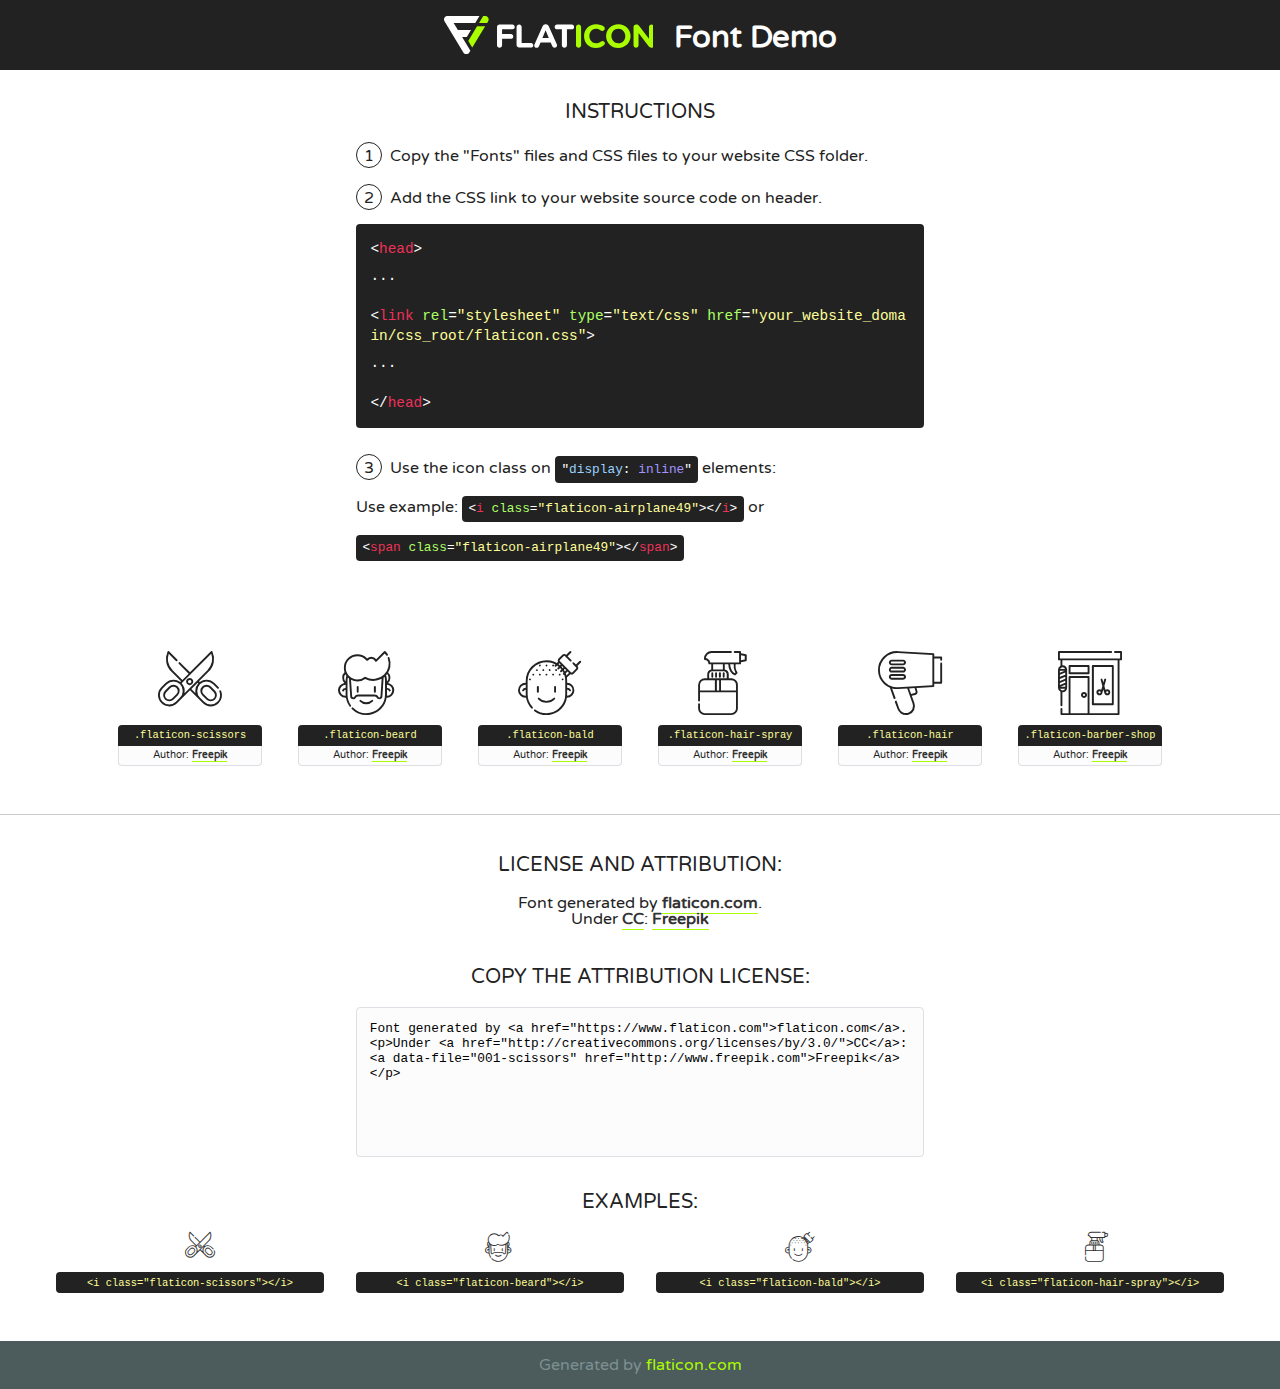
<file: fonts/flaticon/font/flaticon.html>
<!DOCTYPE html>
<!--
  Flaticon icon font: Flaticon
  Creation date: 23/07/2019 22:03
-->
<html>
<!DOCTYPE html>
<html>

<head>
    <title>Flaticon WebFont</title>
    <link href="http://fonts.googleapis.com/css?family=Varela+Round" rel="stylesheet" type="text/css" />
    <link rel="stylesheet" type="text/css" href="flaticon.css">
    <meta charset="UTF-8">
    <style>
    html, body, div, span, applet, object, iframe,
    h1, h2, h3, h4, h5, h6, p, blockquote, pre,
    a, abbr, acronym, address, big, cite, code,
    del, dfn, em, img, ins, kbd, q, s, samp,
    small, strike, strong, sub, sup, tt, var,
    b, u, i, center,
    dl, dt, dd, ol, ul, li,
    fieldset, form, label, legend,
    table, caption, tbody, tfoot, thead, tr, th, td,
    article, aside, canvas, details, embed, 
    figure, figcaption, footer, header, hgroup, 
    menu, nav, output, ruby, section, summary,
    time, mark, audio, video {
        margin: 0;
        padding: 0;
        border: 0;
        font-size: 100%;
        font: inherit;
        vertical-align: baseline;
    }
    /* HTML5 display-role reset for older browsers */
    article, aside, details, figcaption, figure, 
    footer, header, hgroup, menu, nav, section {
        display: block;
    }
    body {
        line-height: 1;
    }
    ol, ul {
        list-style: none;
    }
    blockquote, q {
        quotes: none;
    }
    blockquote:before, blockquote:after,
    q:before, q:after {
        content: '';
        content: none;
    }
    table {
        border-collapse: collapse;
        border-spacing: 0;
    }
    body {
        font-family: 'Varela Round', Helvetica, Arial, sans-serif;
        font-size: 16px;
        color: #222;
    }
    a {
        color: #333;
        border-bottom: 1px solid #a9fd00;
        font-weight: bold;
        text-decoration: none;
    }
    * {
        -moz-box-sizing: border-box;
        -webkit-box-sizing: border-box;
        box-sizing: border-box;
        margin: 0;
        padding: 0;
    }
    [class^="flaticon-"]:before, [class*=" flaticon-"]:before, [class^="flaticon-"]:after, [class*=" flaticon-"]:after {
        font-family: Flaticon;
        font-size: 30px;
        font-style: normal;
        margin-left: 20px;
        color: #333;
    }
    .wrapper {
        max-width: 600px;
        margin: auto;
        padding: 0 1em;
    }
    .title {
        font-size: 1.25em;
        text-align: center;
        margin-bottom: 1em;
        text-transform: uppercase;
    }
    header {
        text-align: center;
        background-color: #222;
        color: #fff;
        padding: 1em;
    }
    header .logo {
        width: 210px;
        height: 38px;
        display: inline-block;
        vertical-align: middle;
        margin-right: 1em;
        border: none;
    }
    header strong {
        font-size: 1.95em;
        font-weight: bold;
        vertical-align: middle;
        margin-top: 5px;
        display: inline-block;
    }
    .demo {
        margin: 2em auto;
        line-height: 1.25em;
    }
    .demo ul li {
        margin-bottom: 1em;
    }
    .demo ul li .num {
        color: #222;
        border-radius: 20px;
        display: inline-block;
        width: 26px;
        padding: 3px;
        height: 26px;
        text-align: center;
        margin-right: 0.5em;
        border: 1px solid #222;
    }
    .demo ul li code {
        background-color: #222;
        border-radius: 4px;
        padding: 0.25em 0.5em;
        display: inline-block;
        color: #fff;
        font-family: Consolas,Monaco,Lucida Console,Liberation Mono,DejaVu Sans Mono,Bitstream Vera Sans Mono,Courier New, monospace;
        font-weight: lighter;
        margin-top: 1em;
        font-size: 0.8em;
        word-break: break-all;
    }
    .demo ul li code.big {
        padding: 1em;
        font-size: 0.9em;
    }
    .demo ul li code .red {
        color: #EF3159;
    }
    .demo ul li code .green {
        color: #ACFF65;
    }
    .demo ul li code .yellow {
        color: #FFFF99;
    }
    .demo ul li code .blue {
        color: #99D3FF;
    }
    .demo ul li code .purple {
        color: #A295FF;
    }
    .demo ul li code .dots {
        margin-top: 0.5em;
        display: block;
    }
    #glyphs {
        border-bottom: 1px solid #ccc;
        padding: 2em 0;
        text-align: center;
    }
    .glyph {
        display: inline-block;
        width: 9em;
        margin: 1em;
        text-align: center;
        vertical-align: top;
        background: #FFF;
    }
    .glyph .glyph-icon {
        padding: 10px;
        display: block;
        font-family:"Flaticon";
        font-size: 64px;
        line-height: 1;
    }
    .glyph .glyph-icon:before {
        font-size: 64px;
        color: #222;
        margin-left: 0;
    }
    .class-name {
        font-size: 0.65em;
        background-color: #222;
        color: #fff;
        border-radius: 4px 4px 0 0;
        padding: 0.5em;
        color: #FFFF99;
        font-family: Consolas,Monaco,Lucida Console,Liberation Mono,DejaVu Sans Mono,Bitstream Vera Sans Mono,Courier New, monospace;
    }
    .author-name {
        font-size: 0.6em;
        background-color: #fcfcfd;
        border: 1px solid #DEDEE4;
        border-top: 0;
        border-radius: 0 0 4px 4px;
        padding: 0.5em;
    }
    .class-name:last-child {
        font-size: 10px;
        color:#888;
    }
    .class-name:last-child a {
        font-size: 10px;
        color:#555;
    }
    .class-name:last-child a:hover {
        color:#a9fd00;
    }
    .glyph > input {
        display: block;
        width: 100px;
        margin: 5px auto;
        text-align: center;
        font-size: 12px;
        cursor: text;
    }
    .glyph > input.icon-input {
        font-family:"Flaticon";
        font-size: 16px;
        margin-bottom: 10px;
    }
    .attribution .title {
        margin-top: 2em;
    }
    .attribution textarea {
        background-color: #fcfcfd;
        padding: 1em;
        border: none;
        box-shadow: none;
        border: 1px solid #DEDEE4;
        border-radius: 4px;
        resize: none;
        width: 100%;
        height: 150px;
        font-size: 0.8em;
        font-family: Consolas,Monaco,Lucida Console,Liberation Mono,DejaVu Sans Mono,Bitstream Vera Sans Mono,Courier New, monospace;
        -webkit-appearance: none;
    }
    .iconsuse {
        margin: 2em auto;
        text-align: center;
        max-width: 1200px;
    }
    .iconsuse:after {
        content: '';
        display: table;
        clear: both;
    }
    .iconsuse .image {
        float: left;
        width: 25%;
        padding: 0 1em;
    }
    .iconsuse .image p {
        margin-bottom: 1em;
    }
    .iconsuse .image span {
        display: block;
        font-size: 0.65em;
        background-color: #222;
        color: #fff;
        border-radius: 4px;
        padding: 0.5em;
        color: #FFFF99;
        margin-top: 1em;
        font-family: Consolas,Monaco,Lucida Console,Liberation Mono,DejaVu Sans Mono,Bitstream Vera Sans Mono,Courier New, monospace;
    }
    #footer {
        text-align: center;
        background-color: #4C5B5C;
        color: #7c9192;
        padding: 1em;
    }
    #footer a {
        border: none;
        color: #a9fd00;
        font-weight: normal;
    }
    @media (max-width: 960px) {
        .iconsuse .image {
            width: 50%;
        }
    }
    @media (max-width: 560px) {
        .iconsuse .image {
            width: 100%;
        }
    }
    </style>
</head>

<body class="characters-off">

    <header>
        <a href="https://www.flaticon.com" target="_blank" class="logo">
            <svg version="1.1" xmlns="http://www.w3.org/2000/svg" xmlns:xlink="http://www.w3.org/1999/xlink" xmlns:a="http://ns.adobe.com/AdobeSVGViewerExtensions/3.0/" viewBox="0 0 560.875 102.036" enable-background="new 0 0 560.875 102.036" xml:space="preserve">
                <defs>
                </defs>
                <g>
                    <g class="letters">
                        <path fill="#ffffff" d="M141.596,29.675c0-3.777,2.985-6.767,6.764-6.767h34.438c3.426,0,6.15,2.728,6.15,6.15
                        c0,3.43-2.724,6.149-6.15,6.149h-27.674v13.091h23.719c3.429,0,6.151,2.724,6.151,6.15c0,3.43-2.723,6.149-6.151,6.149h-23.719
                        v17.574c0,3.773-2.986,6.761-6.764,6.761c-3.779,0-6.764-2.989-6.764-6.761V29.675z"></path>
                        <path fill="#ffffff" d="M193.844,29.149c0-3.781,2.985-6.767,6.764-6.767c3.776,0,6.763,2.985,6.763,6.767v42.957h25.039
                        c3.426,0,6.149,2.726,6.149,6.153c0,3.425-2.723,6.15-6.149,6.15h-31.802c-3.779,0-6.764-2.986-6.764-6.768V29.149z"></path>
                        <path fill="#ffffff" d="M241.891,75.71l21.438-48.407c1.492-3.341,4.215-5.357,7.906-5.357h0.792
                        c3.686,0,6.323,2.017,7.815,5.357l21.439,48.407c0.436,0.967,0.701,1.845,0.701,2.723c0,3.602-2.809,6.501-6.414,6.501
                        c-3.161,0-5.269-1.845-6.499-4.655l-4.132-9.661h-27.059l-4.301,10.102c-1.144,2.631-3.426,4.214-6.237,4.214
                        c-3.517,0-6.24-2.81-6.24-6.325C241.1,77.64,241.451,76.677,241.891,75.71z M279.932,58.666l-8.521-20.297l-8.526,20.297H279.932
                        z"></path>
                        <path fill="#ffffff" d="M314.864,35.387H301.86c-3.429,0-6.239-2.813-6.239-6.238c0-3.429,2.811-6.24,6.239-6.24h39.533
                        c3.426,0,6.237,2.811,6.237,6.24c0,3.425-2.811,6.238-6.237,6.238h-13.001v42.785c0,3.773-2.99,6.761-6.764,6.761
                        c-3.779,0-6.764-2.989-6.764-6.761V35.387z"></path>
                        <path fill="#A9FD00" d="M352.615,29.149c0-3.781,2.985-6.767,6.767-6.767c3.774,0,6.761,2.985,6.761,6.767v49.024
                        c0,3.773-2.987,6.761-6.761,6.761c-3.781,0-6.767-2.989-6.767-6.761V29.149z"></path>
                        <path fill="#A9FD00" d="M374.132,53.836v-0.179c0-17.481,13.178-31.801,32.065-31.801c9.22,0,15.459,2.458,20.557,6.238
                        c1.402,1.054,2.637,2.985,2.637,5.357c0,3.692-2.985,6.59-6.681,6.59c-1.845,0-3.071-0.702-4.044-1.319
                        c-3.776-2.813-7.729-4.393-12.562-4.393c-10.364,0-17.831,8.611-17.831,19.154v0.173c0,10.542,7.291,19.329,17.831,19.329
                        c5.715,0,9.492-1.756,13.359-4.834c1.049-0.874,2.458-1.491,4.039-1.491c3.429,0,6.325,2.813,6.325,6.236
                        c0,2.106-1.056,3.78-2.282,4.834c-5.539,4.834-12.036,7.733-21.878,7.733C387.572,85.464,374.132,71.493,374.132,53.836z"></path>
                        <path fill="#A9FD00" d="M433.009,53.836v-0.179c0-17.481,13.79-31.801,32.766-31.801c18.981,0,32.592,14.143,32.592,31.628v0.173
                        c0,17.483-13.785,31.807-32.769,31.807C446.625,85.464,433.009,71.32,433.009,53.836z M484.224,53.836v-0.179
                        c0-10.539-7.725-19.326-18.626-19.326c-10.893,0-18.449,8.611-18.449,19.154v0.173c0,10.542,7.73,19.329,18.626,19.329
                        C476.676,72.986,484.224,64.378,484.224,53.836z"></path>
                        <path fill="#A9FD00" d="M506.233,29.321c0-3.774,2.99-6.763,6.767-6.763h1.401c3.252,0,5.183,1.583,7.029,3.953l26.093,34.265
                        V29.059c0-3.692,2.99-6.677,6.681-6.677c3.683,0,6.671,2.985,6.671,6.677v48.934c0,3.78-2.987,6.765-6.764,6.765h-0.436
                        c-3.257,0-5.188-1.581-7.034-3.953l-27.056-35.492v32.944c0,3.687-2.985,6.676-6.678,6.676c-3.683,0-6.673-2.989-6.673-6.676
                        V29.321z"></path>
                    </g>
                    <g class="insignia">
                        <path fill="#ffffff" d="M48.372,56.137h12.517l11.156-18.537H37.186L25.688,18.539h57.825L94.668,0H9.271
                        C5.925,0,2.842,1.801,1.198,4.716c-1.644,2.907-1.593,6.482,0.134,9.343l50.38,83.501c1.678,2.781,4.689,4.476,7.938,4.476
                        c3.246,0,6.257-1.695,7.935-4.476l2.898-4.804L48.372,56.137z"></path>
                        <g class="i">
                            <path fill="#A9FD00" d="M93.575,18.539h0.031v0.004l21.652,0.004l2.705-4.488c1.727-2.861,1.778-6.436,0.133-9.343
                            C116.454,1.801,113.371,0,110.026,0h-5.294L93.575,18.539z"></path>
                            <polygon fill="#A9FD00" points="88.291,27.356 64.725,66.486 75.519,84.404 109.942,27.356"></polygon>
                        </g>
                    </g>
                </g>
            </svg>
        </a>
        <strong>Font Demo</strong>
    </header>


    <section class="demo wrapper">

        <p class="title">Instructions</p>

        <ul>
            <li>
                <span class="num">1</span>Copy the "Fonts" files and CSS files to your website CSS folder.
            </li>
            <li>
                <span class="num">2</span>Add the CSS link to your website source code on header.
                <code class="big">
                    &lt;<span class="red">head</span>&gt;
                    <br/><span class="dots">...</span>
                    <br/>&lt;<span class="red">link</span> <span class="green">rel</span>=<span class="yellow">"stylesheet"</span> <span class="green">type</span>=<span class="yellow">"text/css"</span> <span class="green">href</span>=<span class="yellow">"your_website_domain/css_root/flaticon.css"</span>&gt;
                    <br/><span class="dots">...</span>
                    <br/>&lt;/<span class="red">head</span>&gt;
                </code>
            </li>

            <li>
                <p>
                    <span class="num">3</span>Use the icon class on <code>"<span class="blue">display</span>:<span class="purple"> inline</span>"</code> elements:
                    <br />
                    Use example: <code>&lt;<span class="red">i</span> <span class="green">class</span>=<span class="yellow">&quot;flaticon-airplane49&quot;</span>&gt;&lt;/<span class="red">i</span>&gt;</code> or <code>&lt;<span class="red">span</span> <span class="green">class</span>=<span class="yellow">&quot;flaticon-airplane49&quot;</span>&gt;&lt;/<span class="red">span</span>&gt;</code>
            </li>
        </ul>

    </section>




   <section id="glyphs">          
    
      
        <div class="glyph"><div class="glyph-icon flaticon-scissors"></div>
            <div class="class-name">.flaticon-scissors</div>
            <div class="author-name">Author: <a data-file="001-scissors" href="http://www.freepik.com">Freepik</a> </div> 
        </div>        
        
        <div class="glyph"><div class="glyph-icon flaticon-beard"></div>
            <div class="class-name">.flaticon-beard</div>
            <div class="author-name">Author: <a data-file="002-beard" href="http://www.freepik.com">Freepik</a> </div> 
        </div>        
        
        <div class="glyph"><div class="glyph-icon flaticon-bald"></div>
            <div class="class-name">.flaticon-bald</div>
            <div class="author-name">Author: <a data-file="003-bald" href="http://www.freepik.com">Freepik</a> </div> 
        </div>        
        
        <div class="glyph"><div class="glyph-icon flaticon-hair-spray"></div>
            <div class="class-name">.flaticon-hair-spray</div>
            <div class="author-name">Author: <a data-file="004-hair-spray" href="http://www.freepik.com">Freepik</a> </div> 
        </div>        
        
        <div class="glyph"><div class="glyph-icon flaticon-hair"></div>
            <div class="class-name">.flaticon-hair</div>
            <div class="author-name">Author: <a data-file="005-hair" href="http://www.freepik.com">Freepik</a> </div> 
        </div>        
        
        <div class="glyph"><div class="glyph-icon flaticon-barber-shop"></div>
            <div class="class-name">.flaticon-barber-shop</div>
            <div class="author-name">Author: <a data-file="006-barber-shop" href="http://www.freepik.com">Freepik</a> </div> 
        </div>        
        

    </section>



    <section class="attribution wrapper"   style="text-align:center;">

      <div class="title">License and attribution:</div><div class="attrDiv">Font generated by <a href="https://www.flaticon.com">flaticon.com</a>. <div><p>Under <a href="http://creativecommons.org/licenses/by/3.0/">CC</a>: <a data-file="001-scissors" href="http://www.freepik.com">Freepik</a></p>  </div>
      </div>
      <div class="title">Copy the Attribution License:</div>

    <textarea onclick="this.focus();this.select();">Font generated by &lt;a href=&quot;https://www.flaticon.com&quot;&gt;flaticon.com&lt;/a&gt;. <p>Under <a href="http://creativecommons.org/licenses/by/3.0/">CC</a>: <a data-file="001-scissors" href="http://www.freepik.com">Freepik</a></p>  
     </textarea>

    </section>

    <section class="iconsuse">

          <div class="title">Examples:</div>            
             
            <div class="image">
                <p>
                    <i class="glyph-icon flaticon-scissors"></i> 
                    <span>&lt;i class=&quot;flaticon-scissors&quot;&gt;&lt;/i&gt;</span>
                </p>
            </div>
            
            <div class="image">
                <p>
                    <i class="glyph-icon flaticon-beard"></i> 
                    <span>&lt;i class=&quot;flaticon-beard&quot;&gt;&lt;/i&gt;</span>
                </p>
            </div>
            
            <div class="image">
                <p>
                    <i class="glyph-icon flaticon-bald"></i> 
                    <span>&lt;i class=&quot;flaticon-bald&quot;&gt;&lt;/i&gt;</span>
                </p>
            </div>
            
            <div class="image">
                <p>
                    <i class="glyph-icon flaticon-hair-spray"></i> 
                    <span>&lt;i class=&quot;flaticon-hair-spray&quot;&gt;&lt;/i&gt;</span>
                </p>
            </div>
                       
        </div>
                            
    </section>

<div id="footer">
    <div>Generated by <a href="https://www.flaticon.com">flaticon.com</a>
    </div>
</div>



</body>
</html>
</file>
<file: fonts/icomoon/style.css>
@font-face {
  font-family: 'icomoon';
  src:  url('fonts/icomoon.eot?10si43');
  src:  url('fonts/icomoon.eot?10si43#iefix') format('embedded-opentype'),
    url('fonts/icomoon.ttf?10si43') format('truetype'),
    url('fonts/icomoon.woff?10si43') format('woff'),
    url('fonts/icomoon.svg?10si43#icomoon') format('svg');
  font-weight: normal;
  font-style: normal;
}

[class^="icon-"], [class*=" icon-"] {
  /* use !important to prevent issues with browser extensions that change fonts */
  font-family: 'icomoon' !important;
  speak: none;
  font-style: normal;
  font-weight: normal;
  font-variant: normal;
  text-transform: none;
  line-height: 1;

  /* Better Font Rendering =========== */
  -webkit-font-smoothing: antialiased;
  -moz-osx-font-smoothing: grayscale;
}

.icon-asterisk:before {
  content: "\f069";
}
.icon-plus:before {
  content: "\f067";
}
.icon-question:before {
  content: "\f128";
}
.icon-minus:before {
  content: "\f068";
}
.icon-glass:before {
  content: "\f000";
}
.icon-music:before {
  content: "\f001";
}
.icon-search:before {
  content: "\f002";
}
.icon-envelope-o:before {
  content: "\f003";
}
.icon-heart:before {
  content: "\f004";
}
.icon-star:before {
  content: "\f005";
}
.icon-star-o:before {
  content: "\f006";
}
.icon-user:before {
  content: "\f007";
}
.icon-film:before {
  content: "\f008";
}
.icon-th-large:before {
  content: "\f009";
}
.icon-th:before {
  content: "\f00a";
}
.icon-th-list:before {
  content: "\f00b";
}
.icon-check:before {
  content: "\f00c";
}
.icon-close:before {
  content: "\f00d";
}
.icon-remove:before {
  content: "\f00d";
}
.icon-times:before {
  content: "\f00d";
}
.icon-search-plus:before {
  content: "\f00e";
}
.icon-search-minus:before {
  content: "\f010";
}
.icon-power-off:before {
  content: "\f011";
}
.icon-signal:before {
  content: "\f012";
}
.icon-cog:before {
  content: "\f013";
}
.icon-gear:before {
  content: "\f013";
}
.icon-trash-o:before {
  content: "\f014";
}
.icon-home:before {
  content: "\f015";
}
.icon-file-o:before {
  content: "\f016";
}
.icon-clock-o:before {
  content: "\f017";
}
.icon-road:before {
  content: "\f018";
}
.icon-download:before {
  content: "\f019";
}
.icon-arrow-circle-o-down:before {
  content: "\f01a";
}
.icon-arrow-circle-o-up:before {
  content: "\f01b";
}
.icon-inbox:before {
  content: "\f01c";
}
.icon-play-circle-o:before {
  content: "\f01d";
}
.icon-repeat:before {
  content: "\f01e";
}
.icon-rotate-right:before {
  content: "\f01e";
}
.icon-refresh:before {
  content: "\f021";
}
.icon-list-alt:before {
  content: "\f022";
}
.icon-lock:before {
  content: "\f023";
}
.icon-flag:before {
  content: "\f024";
}
.icon-headphones:before {
  content: "\f025";
}
.icon-volume-off:before {
  content: "\f026";
}
.icon-volume-down:before {
  content: "\f027";
}
.icon-volume-up:before {
  content: "\f028";
}
.icon-qrcode:before {
  content: "\f029";
}
.icon-barcode:before {
  content: "\f02a";
}
.icon-tag:before {
  content: "\f02b";
}
.icon-tags:before {
  content: "\f02c";
}
.icon-book:before {
  content: "\f02d";
}
.icon-bookmark:before {
  content: "\f02e";
}
.icon-print:before {
  content: "\f02f";
}
.icon-camera:before {
  content: "\f030";
}
.icon-font:before {
  content: "\f031";
}
.icon-bold:before {
  content: "\f032";
}
.icon-italic:before {
  content: "\f033";
}
.icon-text-height:before {
  content: "\f034";
}
.icon-text-width:before {
  content: "\f035";
}
.icon-align-left:before {
  content: "\f036";
}
.icon-align-center:before {
  content: "\f037";
}
.icon-align-right:before {
  content: "\f038";
}
.icon-align-justify:before {
  content: "\f039";
}
.icon-list:before {
  content: "\f03a";
}
.icon-dedent:before {
  content: "\f03b";
}
.icon-outdent:before {
  content: "\f03b";
}
.icon-indent:before {
  content: "\f03c";
}
.icon-video-camera:before {
  content: "\f03d";
}
.icon-image:before {
  content: "\f03e";
}
.icon-photo:before {
  content: "\f03e";
}
.icon-picture-o:before {
  content: "\f03e";
}
.icon-pencil:before {
  content: "\f040";
}
.icon-map-marker:before {
  content: "\f041";
}
.icon-adjust:before {
  content: "\f042";
}
.icon-tint:before {
  content: "\f043";
}
.icon-edit:before {
  content: "\f044";
}
.icon-pencil-square-o:before {
  content: "\f044";
}
.icon-share-square-o:before {
  content: "\f045";
}
.icon-check-square-o:before {
  content: "\f046";
}
.icon-arrows:before {
  content: "\f047";
}
.icon-step-backward:before {
  content: "\f048";
}
.icon-fast-backward:before {
  content: "\f049";
}
.icon-backward:before {
  content: "\f04a";
}
.icon-play:before {
  content: "\f04b";
}
.icon-pause:before {
  content: "\f04c";
}
.icon-stop:before {
  content: "\f04d";
}
.icon-forward:before {
  content: "\f04e";
}
.icon-fast-forward:before {
  content: "\f050";
}
.icon-step-forward:before {
  content: "\f051";
}
.icon-eject:before {
  content: "\f052";
}
.icon-chevron-left:before {
  content: "\f053";
}
.icon-chevron-right:before {
  content: "\f054";
}
.icon-plus-circle:before {
  content: "\f055";
}
.icon-minus-circle:before {
  content: "\f056";
}
.icon-times-circle:before {
  content: "\f057";
}
.icon-check-circle:before {
  content: "\f058";
}
.icon-question-circle:before {
  content: "\f059";
}
.icon-info-circle:before {
  content: "\f05a";
}
.icon-crosshairs:before {
  content: "\f05b";
}
.icon-times-circle-o:before {
  content: "\f05c";
}
.icon-check-circle-o:before {
  content: "\f05d";
}
.icon-ban:before {
  content: "\f05e";
}
.icon-arrow-left:before {
  content: "\f060";
}
.icon-arrow-right:before {
  content: "\f061";
}
.icon-arrow-up:before {
  content: "\f062";
}
.icon-arrow-down:before {
  content: "\f063";
}
.icon-mail-forward:before {
  content: "\f064";
}
.icon-share:before {
  content: "\f064";
}
.icon-expand:before {
  content: "\f065";
}
.icon-compress:before {
  content: "\f066";
}
.icon-exclamation-circle:before {
  content: "\f06a";
}
.icon-gift:before {
  content: "\f06b";
}
.icon-leaf:before {
  content: "\f06c";
}
.icon-fire:before {
  content: "\f06d";
}
.icon-eye:before {
  content: "\f06e";
}
.icon-eye-slash:before {
  content: "\f070";
}
.icon-exclamation-triangle:before {
  content: "\f071";
}
.icon-warning:before {
  content: "\f071";
}
.icon-plane:before {
  content: "\f072";
}
.icon-calendar:before {
  content: "\f073";
}
.icon-random:before {
  content: "\f074";
}
.icon-comment:before {
  content: "\f075";
}
.icon-magnet:before {
  content: "\f076";
}
.icon-chevron-up:before {
  content: "\f077";
}
.icon-chevron-down:before {
  content: "\f078";
}
.icon-retweet:before {
  content: "\f079";
}
.icon-shopping-cart:before {
  content: "\f07a";
}
.icon-folder:before {
  content: "\f07b";
}
.icon-folder-open:before {
  content: "\f07c";
}
.icon-arrows-v:before {
  content: "\f07d";
}
.icon-arrows-h:before {
  content: "\f07e";
}
.icon-bar-chart:before {
  content: "\f080";
}
.icon-bar-chart-o:before {
  content: "\f080";
}
.icon-twitter-square:before {
  content: "\f081";
}
.icon-facebook-square:before {
  content: "\f082";
}
.icon-camera-retro:before {
  content: "\f083";
}
.icon-key:before {
  content: "\f084";
}
.icon-cogs:before {
  content: "\f085";
}
.icon-gears:before {
  content: "\f085";
}
.icon-comments:before {
  content: "\f086";
}
.icon-thumbs-o-up:before {
  content: "\f087";
}
.icon-thumbs-o-down:before {
  content: "\f088";
}
.icon-star-half:before {
  content: "\f089";
}
.icon-heart-o:before {
  content: "\f08a";
}
.icon-sign-out:before {
  content: "\f08b";
}
.icon-linkedin-square:before {
  content: "\f08c";
}
.icon-thumb-tack:before {
  content: "\f08d";
}
.icon-external-link:before {
  content: "\f08e";
}
.icon-sign-in:before {
  content: "\f090";
}
.icon-trophy:before {
  content: "\f091";
}
.icon-github-square:before {
  content: "\f092";
}
.icon-upload:before {
  content: "\f093";
}
.icon-lemon-o:before {
  content: "\f094";
}
.icon-phone:before {
  content: "\f095";
}
.icon-square-o:before {
  content: "\f096";
}
.icon-bookmark-o:before {
  content: "\f097";
}
.icon-phone-square:before {
  content: "\f098";
}
.icon-twitter:before {
  content: "\f099";
}
.icon-facebook:before {
  content: "\f09a";
}
.icon-facebook-f:before {
  content: "\f09a";
}
.icon-github:before {
  content: "\f09b";
}
.icon-unlock:before {
  content: "\f09c";
}
.icon-credit-card:before {
  content: "\f09d";
}
.icon-feed:before {
  content: "\f09e";
}
.icon-rss:before {
  content: "\f09e";
}
.icon-hdd-o:before {
  content: "\f0a0";
}
.icon-bullhorn:before {
  content: "\f0a1";
}
.icon-bell-o:before {
  content: "\f0a2";
}
.icon-certificate:before {
  content: "\f0a3";
}
.icon-hand-o-right:before {
  content: "\f0a4";
}
.icon-hand-o-left:before {
  content: "\f0a5";
}
.icon-hand-o-up:before {
  content: "\f0a6";
}
.icon-hand-o-down:before {
  content: "\f0a7";
}
.icon-arrow-circle-left:before {
  content: "\f0a8";
}
.icon-arrow-circle-right:before {
  content: "\f0a9";
}
.icon-arrow-circle-up:before {
  content: "\f0aa";
}
.icon-arrow-circle-down:before {
  content: "\f0ab";
}
.icon-globe:before {
  content: "\f0ac";
}
.icon-wrench:before {
  content: "\f0ad";
}
.icon-tasks:before {
  content: "\f0ae";
}
.icon-filter:before {
  content: "\f0b0";
}
.icon-briefcase:before {
  content: "\f0b1";
}
.icon-arrows-alt:before {
  content: "\f0b2";
}
.icon-group:before {
  content: "\f0c0";
}
.icon-users:before {
  content: "\f0c0";
}
.icon-chain:before {
  content: "\f0c1";
}
.icon-link:before {
  content: "\f0c1";
}
.icon-cloud:before {
  content: "\f0c2";
}
.icon-flask:before {
  content: "\f0c3";
}
.icon-cut:before {
  content: "\f0c4";
}
.icon-scissors:before {
  content: "\f0c4";
}
.icon-copy:before {
  content: "\f0c5";
}
.icon-files-o:before {
  content: "\f0c5";
}
.icon-paperclip:before {
  content: "\f0c6";
}
.icon-floppy-o:before {
  content: "\f0c7";
}
.icon-save:before {
  content: "\f0c7";
}
.icon-square:before {
  content: "\f0c8";
}
.icon-bars:before {
  content: "\f0c9";
}
.icon-navicon:before {
  content: "\f0c9";
}
.icon-reorder:before {
  content: "\f0c9";
}
.icon-list-ul:before {
  content: "\f0ca";
}
.icon-list-ol:before {
  content: "\f0cb";
}
.icon-strikethrough:before {
  content: "\f0cc";
}
.icon-underline:before {
  content: "\f0cd";
}
.icon-table:before {
  content: "\f0ce";
}
.icon-magic:before {
  content: "\f0d0";
}
.icon-truck:before {
  content: "\f0d1";
}
.icon-pinterest:before {
  content: "\f0d2";
}
.icon-pinterest-square:before {
  content: "\f0d3";
}
.icon-google-plus-square:before {
  content: "\f0d4";
}
.icon-google-plus:before {
  content: "\f0d5";
}
.icon-money:before {
  content: "\f0d6";
}
.icon-caret-down:before {
  content: "\f0d7";
}
.icon-caret-up:before {
  content: "\f0d8";
}
.icon-caret-left:before {
  content: "\f0d9";
}
.icon-caret-right:before {
  content: "\f0da";
}
.icon-columns:before {
  content: "\f0db";
}
.icon-sort:before {
  content: "\f0dc";
}
.icon-unsorted:before {
  content: "\f0dc";
}
.icon-sort-desc:before {
  content: "\f0dd";
}
.icon-sort-down:before {
  content: "\f0dd";
}
.icon-sort-asc:before {
  content: "\f0de";
}
.icon-sort-up:before {
  content: "\f0de";
}
.icon-envelope:before {
  content: "\f0e0";
}
.icon-linkedin:before {
  content: "\f0e1";
}
.icon-rotate-left:before {
  content: "\f0e2";
}
.icon-undo:before {
  content: "\f0e2";
}
.icon-gavel:before {
  content: "\f0e3";
}
.icon-legal:before {
  content: "\f0e3";
}
.icon-dashboard:before {
  content: "\f0e4";
}
.icon-tachometer:before {
  content: "\f0e4";
}
.icon-comment-o:before {
  content: "\f0e5";
}
.icon-comments-o:before {
  content: "\f0e6";
}
.icon-bolt:before {
  content: "\f0e7";
}
.icon-flash:before {
  content: "\f0e7";
}
.icon-sitemap:before {
  content: "\f0e8";
}
.icon-umbrella:before {
  content: "\f0e9";
}
.icon-clipboard:before {
  content: "\f0ea";
}
.icon-paste:before {
  content: "\f0ea";
}
.icon-lightbulb-o:before {
  content: "\f0eb";
}
.icon-exchange:before {
  content: "\f0ec";
}
.icon-cloud-download:before {
  content: "\f0ed";
}
.icon-cloud-upload:before {
  content: "\f0ee";
}
.icon-user-md:before {
  content: "\f0f0";
}
.icon-stethoscope:before {
  content: "\f0f1";
}
.icon-suitcase:before {
  content: "\f0f2";
}
.icon-bell:before {
  content: "\f0f3";
}
.icon-coffee:before {
  content: "\f0f4";
}
.icon-cutlery:before {
  content: "\f0f5";
}
.icon-file-text-o:before {
  content: "\f0f6";
}
.icon-building-o:before {
  content: "\f0f7";
}
.icon-hospital-o:before {
  content: "\f0f8";
}
.icon-ambulance:before {
  content: "\f0f9";
}
.icon-medkit:before {
  content: "\f0fa";
}
.icon-fighter-jet:before {
  content: "\f0fb";
}
.icon-beer:before {
  content: "\f0fc";
}
.icon-h-square:before {
  content: "\f0fd";
}
.icon-plus-square:before {
  content: "\f0fe";
}
.icon-angle-double-left:before {
  content: "\f100";
}
.icon-angle-double-right:before {
  content: "\f101";
}
.icon-angle-double-up:before {
  content: "\f102";
}
.icon-angle-double-down:before {
  content: "\f103";
}
.icon-angle-left:before {
  content: "\f104";
}
.icon-angle-right:before {
  content: "\f105";
}
.icon-angle-up:before {
  content: "\f106";
}
.icon-angle-down:before {
  content: "\f107";
}
.icon-desktop:before {
  content: "\f108";
}
.icon-laptop:before {
  content: "\f109";
}
.icon-tablet:before {
  content: "\f10a";
}
.icon-mobile:before {
  content: "\f10b";
}
.icon-mobile-phone:before {
  content: "\f10b";
}
.icon-circle-o:before {
  content: "\f10c";
}
.icon-quote-left:before {
  content: "\f10d";
}
.icon-quote-right:before {
  content: "\f10e";
}
.icon-spinner:before {
  content: "\f110";
}
.icon-circle:before {
  content: "\f111";
}
.icon-mail-reply:before {
  content: "\f112";
}
.icon-reply:before {
  content: "\f112";
}
.icon-github-alt:before {
  content: "\f113";
}
.icon-folder-o:before {
  content: "\f114";
}
.icon-folder-open-o:before {
  content: "\f115";
}
.icon-smile-o:before {
  content: "\f118";
}
.icon-frown-o:before {
  content: "\f119";
}
.icon-meh-o:before {
  content: "\f11a";
}
.icon-gamepad:before {
  content: "\f11b";
}
.icon-keyboard-o:before {
  content: "\f11c";
}
.icon-flag-o:before {
  content: "\f11d";
}
.icon-flag-checkered:before {
  content: "\f11e";
}
.icon-terminal:before {
  content: "\f120";
}
.icon-code:before {
  content: "\f121";
}
.icon-mail-reply-all:before {
  content: "\f122";
}
.icon-reply-all:before {
  content: "\f122";
}
.icon-star-half-empty:before {
  content: "\f123";
}
.icon-star-half-full:before {
  content: "\f123";
}
.icon-star-half-o:before {
  content: "\f123";
}
.icon-location-arrow:before {
  content: "\f124";
}
.icon-crop:before {
  content: "\f125";
}
.icon-code-fork:before {
  content: "\f126";
}
.icon-chain-broken:before {
  content: "\f127";
}
.icon-unlink:before {
  content: "\f127";
}
.icon-info:before {
  content: "\f129";
}
.icon-exclamation:before {
  content: "\f12a";
}
.icon-superscript:before {
  content: "\f12b";
}
.icon-subscript:before {
  content: "\f12c";
}
.icon-eraser:before {
  content: "\f12d";
}
.icon-puzzle-piece:before {
  content: "\f12e";
}
.icon-microphone:before {
  content: "\f130";
}
.icon-microphone-slash:before {
  content: "\f131";
}
.icon-shield:before {
  content: "\f132";
}
.icon-calendar-o:before {
  content: "\f133";
}
.icon-fire-extinguisher:before {
  content: "\f134";
}
.icon-rocket:before {
  content: "\f135";
}
.icon-maxcdn:before {
  content: "\f136";
}
.icon-chevron-circle-left:before {
  content: "\f137";
}
.icon-chevron-circle-right:before {
  content: "\f138";
}
.icon-chevron-circle-up:before {
  content: "\f139";
}
.icon-chevron-circle-down:before {
  content: "\f13a";
}
.icon-html5:before {
  content: "\f13b";
}
.icon-css3:before {
  content: "\f13c";
}
.icon-anchor:before {
  content: "\f13d";
}
.icon-unlock-alt:before {
  content: "\f13e";
}
.icon-bullseye:before {
  content: "\f140";
}
.icon-ellipsis-h:before {
  content: "\f141";
}
.icon-ellipsis-v:before {
  content: "\f142";
}
.icon-rss-square:before {
  content: "\f143";
}
.icon-play-circle:before {
  content: "\f144";
}
.icon-ticket:before {
  content: "\f145";
}
.icon-minus-square:before {
  content: "\f146";
}
.icon-minus-square-o:before {
  content: "\f147";
}
.icon-level-up:before {
  content: "\f148";
}
.icon-level-down:before {
  content: "\f149";
}
.icon-check-square:before {
  content: "\f14a";
}
.icon-pencil-square:before {
  content: "\f14b";
}
.icon-external-link-square:before {
  content: "\f14c";
}
.icon-share-square:before {
  content: "\f14d";
}
.icon-compass:before {
  content: "\f14e";
}
.icon-caret-square-o-down:before {
  content: "\f150";
}
.icon-toggle-down:before {
  content: "\f150";
}
.icon-caret-square-o-up:before {
  content: "\f151";
}
.icon-toggle-up:before {
  content: "\f151";
}
.icon-caret-square-o-right:before {
  content: "\f152";
}
.icon-toggle-right:before {
  content: "\f152";
}
.icon-eur:before {
  content: "\f153";
}
.icon-euro:before {
  content: "\f153";
}
.icon-gbp:before {
  content: "\f154";
}
.icon-dollar:before {
  content: "\f155";
}
.icon-usd:before {
  content: "\f155";
}
.icon-inr:before {
  content: "\f156";
}
.icon-rupee:before {
  content: "\f156";
}
.icon-cny:before {
  content: "\f157";
}
.icon-jpy:before {
  content: "\f157";
}
.icon-rmb:before {
  content: "\f157";
}
.icon-yen:before {
  content: "\f157";
}
.icon-rouble:before {
  content: "\f158";
}
.icon-rub:before {
  content: "\f158";
}
.icon-ruble:before {
  content: "\f158";
}
.icon-krw:before {
  content: "\f159";
}
.icon-won:before {
  content: "\f159";
}
.icon-bitcoin:before {
  content: "\f15a";
}
.icon-btc:before {
  content: "\f15a";
}
.icon-file:before {
  content: "\f15b";
}
.icon-file-text:before {
  content: "\f15c";
}
.icon-sort-alpha-asc:before {
  content: "\f15d";
}
.icon-sort-alpha-desc:before {
  content: "\f15e";
}
.icon-sort-amount-asc:before {
  content: "\f160";
}
.icon-sort-amount-desc:before {
  content: "\f161";
}
.icon-sort-numeric-asc:before {
  content: "\f162";
}
.icon-sort-numeric-desc:before {
  content: "\f163";
}
.icon-thumbs-up:before {
  content: "\f164";
}
.icon-thumbs-down:before {
  content: "\f165";
}
.icon-youtube-square:before {
  content: "\f166";
}
.icon-youtube:before {
  content: "\f167";
}
.icon-xing:before {
  content: "\f168";
}
.icon-xing-square:before {
  content: "\f169";
}
.icon-youtube-play:before {
  content: "\f16a";
}
.icon-dropbox:before {
  content: "\f16b";
}
.icon-stack-overflow:before {
  content: "\f16c";
}
.icon-instagram:before {
  content: "\f16d";
}
.icon-flickr:before {
  content: "\f16e";
}
.icon-adn:before {
  content: "\f170";
}
.icon-bitbucket:before {
  content: "\f171";
}
.icon-bitbucket-square:before {
  content: "\f172";
}
.icon-tumblr:before {
  content: "\f173";
}
.icon-tumblr-square:before {
  content: "\f174";
}
.icon-long-arrow-down:before {
  content: "\f175";
}
.icon-long-arrow-up:before {
  content: "\f176";
}
.icon-long-arrow-left:before {
  content: "\f177";
}
.icon-long-arrow-right:before {
  content: "\f178";
}
.icon-apple:before {
  content: "\f179";
}
.icon-windows:before {
  content: "\f17a";
}
.icon-android:before {
  content: "\f17b";
}
.icon-linux:before {
  content: "\f17c";
}
.icon-dribbble:before {
  content: "\f17d";
}
.icon-skype:before {
  content: "\f17e";
}
.icon-foursquare:before {
  content: "\f180";
}
.icon-trello:before {
  content: "\f181";
}
.icon-female:before {
  content: "\f182";
}
.icon-male:before {
  content: "\f183";
}
.icon-gittip:before {
  content: "\f184";
}
.icon-gratipay:before {
  content: "\f184";
}
.icon-sun-o:before {
  content: "\f185";
}
.icon-moon-o:before {
  content: "\f186";
}
.icon-archive:before {
  content: "\f187";
}
.icon-bug:before {
  content: "\f188";
}
.icon-vk:before {
  content: "\f189";
}
.icon-weibo:before {
  content: "\f18a";
}
.icon-renren:before {
  content: "\f18b";
}
.icon-pagelines:before {
  content: "\f18c";
}
.icon-stack-exchange:before {
  content: "\f18d";
}
.icon-arrow-circle-o-right:before {
  content: "\f18e";
}
.icon-arrow-circle-o-left:before {
  content: "\f190";
}
.icon-caret-square-o-left:before {
  content: "\f191";
}
.icon-toggle-left:before {
  content: "\f191";
}
.icon-dot-circle-o:before {
  content: "\f192";
}
.icon-wheelchair:before {
  content: "\f193";
}
.icon-vimeo-square:before {
  content: "\f194";
}
.icon-try:before {
  content: "\f195";
}
.icon-turkish-lira:before {
  content: "\f195";
}
.icon-plus-square-o:before {
  content: "\f196";
}
.icon-space-shuttle:before {
  content: "\f197";
}
.icon-slack:before {
  content: "\f198";
}
.icon-envelope-square:before {
  content: "\f199";
}
.icon-wordpress:before {
  content: "\f19a";
}
.icon-openid:before {
  content: "\f19b";
}
.icon-bank:before {
  content: "\f19c";
}
.icon-institution:before {
  content: "\f19c";
}
.icon-university:before {
  content: "\f19c";
}
.icon-graduation-cap:before {
  content: "\f19d";
}
.icon-mortar-board:before {
  content: "\f19d";
}
.icon-yahoo:before {
  content: "\f19e";
}
.icon-google:before {
  content: "\f1a0";
}
.icon-reddit:before {
  content: "\f1a1";
}
.icon-reddit-square:before {
  content: "\f1a2";
}
.icon-stumbleupon-circle:before {
  content: "\f1a3";
}
.icon-stumbleupon:before {
  content: "\f1a4";
}
.icon-delicious:before {
  content: "\f1a5";
}
.icon-digg:before {
  content: "\f1a6";
}
.icon-pied-piper-pp:before {
  content: "\f1a7";
}
.icon-pied-piper-alt:before {
  content: "\f1a8";
}
.icon-drupal:before {
  content: "\f1a9";
}
.icon-joomla:before {
  content: "\f1aa";
}
.icon-language:before {
  content: "\f1ab";
}
.icon-fax:before {
  content: "\f1ac";
}
.icon-building:before {
  content: "\f1ad";
}
.icon-child:before {
  content: "\f1ae";
}
.icon-paw:before {
  content: "\f1b0";
}
.icon-spoon:before {
  content: "\f1b1";
}
.icon-cube:before {
  content: "\f1b2";
}
.icon-cubes:before {
  content: "\f1b3";
}
.icon-behance:before {
  content: "\f1b4";
}
.icon-behance-square:before {
  content: "\f1b5";
}
.icon-steam:before {
  content: "\f1b6";
}
.icon-steam-square:before {
  content: "\f1b7";
}
.icon-recycle:before {
  content: "\f1b8";
}
.icon-automobile:before {
  content: "\f1b9";
}
.icon-car:before {
  content: "\f1b9";
}
.icon-cab:before {
  content: "\f1ba";
}
.icon-taxi:before {
  content: "\f1ba";
}
.icon-tree:before {
  content: "\f1bb";
}
.icon-spotify:before {
  content: "\f1bc";
}
.icon-deviantart:before {
  content: "\f1bd";
}
.icon-soundcloud:before {
  content: "\f1be";
}
.icon-database:before {
  content: "\f1c0";
}
.icon-file-pdf-o:before {
  content: "\f1c1";
}
.icon-file-word-o:before {
  content: "\f1c2";
}
.icon-file-excel-o:before {
  content: "\f1c3";
}
.icon-file-powerpoint-o:before {
  content: "\f1c4";
}
.icon-file-image-o:before {
  content: "\f1c5";
}
.icon-file-photo-o:before {
  content: "\f1c5";
}
.icon-file-picture-o:before {
  content: "\f1c5";
}
.icon-file-archive-o:before {
  content: "\f1c6";
}
.icon-file-zip-o:before {
  content: "\f1c6";
}
.icon-file-audio-o:before {
  content: "\f1c7";
}
.icon-file-sound-o:before {
  content: "\f1c7";
}
.icon-file-movie-o:before {
  content: "\f1c8";
}
.icon-file-video-o:before {
  content: "\f1c8";
}
.icon-file-code-o:before {
  content: "\f1c9";
}
.icon-vine:before {
  content: "\f1ca";
}
.icon-codepen:before {
  content: "\f1cb";
}
.icon-jsfiddle:before {
  content: "\f1cc";
}
.icon-life-bouy:before {
  content: "\f1cd";
}
.icon-life-buoy:before {
  content: "\f1cd";
}
.icon-life-ring:before {
  content: "\f1cd";
}
.icon-life-saver:before {
  content: "\f1cd";
}
.icon-support:before {
  content: "\f1cd";
}
.icon-circle-o-notch:before {
  content: "\f1ce";
}
.icon-ra:before {
  content: "\f1d0";
}
.icon-rebel:before {
  content: "\f1d0";
}
.icon-resistance:before {
  content: "\f1d0";
}
.icon-empire:before {
  content: "\f1d1";
}
.icon-ge:before {
  content: "\f1d1";
}
.icon-git-square:before {
  content: "\f1d2";
}
.icon-git:before {
  content: "\f1d3";
}
.icon-hacker-news:before {
  content: "\f1d4";
}
.icon-y-combinator-square:before {
  content: "\f1d4";
}
.icon-yc-square:before {
  content: "\f1d4";
}
.icon-tencent-weibo:before {
  content: "\f1d5";
}
.icon-qq:before {
  content: "\f1d6";
}
.icon-wechat:before {
  content: "\f1d7";
}
.icon-weixin:before {
  content: "\f1d7";
}
.icon-paper-plane:before {
  content: "\f1d8";
}
.icon-send:before {
  content: "\f1d8";
}
.icon-paper-plane-o:before {
  content: "\f1d9";
}
.icon-send-o:before {
  content: "\f1d9";
}
.icon-history:before {
  content: "\f1da";
}
.icon-circle-thin:before {
  content: "\f1db";
}
.icon-header:before {
  content: "\f1dc";
}
.icon-paragraph:before {
  content: "\f1dd";
}
.icon-sliders:before {
  content: "\f1de";
}
.icon-share-alt:before {
  content: "\f1e0";
}
.icon-share-alt-square:before {
  content: "\f1e1";
}
.icon-bomb:before {
  content: "\f1e2";
}
.icon-futbol-o:before {
  content: "\f1e3";
}
.icon-soccer-ball-o:before {
  content: "\f1e3";
}
.icon-tty:before {
  content: "\f1e4";
}
.icon-binoculars:before {
  content: "\f1e5";
}
.icon-plug:before {
  content: "\f1e6";
}
.icon-slideshare:before {
  content: "\f1e7";
}
.icon-twitch:before {
  content: "\f1e8";
}
.icon-yelp:before {
  content: "\f1e9";
}
.icon-newspaper-o:before {
  content: "\f1ea";
}
.icon-wifi:before {
  content: "\f1eb";
}
.icon-calculator:before {
  content: "\f1ec";
}
.icon-paypal:before {
  content: "\f1ed";
}
.icon-google-wallet:before {
  content: "\f1ee";
}
.icon-cc-visa:before {
  content: "\f1f0";
}
.icon-cc-mastercard:before {
  content: "\f1f1";
}
.icon-cc-discover:before {
  content: "\f1f2";
}
.icon-cc-amex:before {
  content: "\f1f3";
}
.icon-cc-paypal:before {
  content: "\f1f4";
}
.icon-cc-stripe:before {
  content: "\f1f5";
}
.icon-bell-slash:before {
  content: "\f1f6";
}
.icon-bell-slash-o:before {
  content: "\f1f7";
}
.icon-trash:before {
  content: "\f1f8";
}
.icon-copyright:before {
  content: "\f1f9";
}
.icon-at:before {
  content: "\f1fa";
}
.icon-eyedropper:before {
  content: "\f1fb";
}
.icon-paint-brush:before {
  content: "\f1fc";
}
.icon-birthday-cake:before {
  content: "\f1fd";
}
.icon-area-chart:before {
  content: "\f1fe";
}
.icon-pie-chart:before {
  content: "\f200";
}
.icon-line-chart:before {
  content: "\f201";
}
.icon-lastfm:before {
  content: "\f202";
}
.icon-lastfm-square:before {
  content: "\f203";
}
.icon-toggle-off:before {
  content: "\f204";
}
.icon-toggle-on:before {
  content: "\f205";
}
.icon-bicycle:before {
  content: "\f206";
}
.icon-bus:before {
  content: "\f207";
}
.icon-ioxhost:before {
  content: "\f208";
}
.icon-angellist:before {
  content: "\f209";
}
.icon-cc:before {
  content: "\f20a";
}
.icon-ils:before {
  content: "\f20b";
}
.icon-shekel:before {
  content: "\f20b";
}
.icon-sheqel:before {
  content: "\f20b";
}
.icon-meanpath:before {
  content: "\f20c";
}
.icon-buysellads:before {
  content: "\f20d";
}
.icon-connectdevelop:before {
  content: "\f20e";
}
.icon-dashcube:before {
  content: "\f210";
}
.icon-forumbee:before {
  content: "\f211";
}
.icon-leanpub:before {
  content: "\f212";
}
.icon-sellsy:before {
  content: "\f213";
}
.icon-shirtsinbulk:before {
  content: "\f214";
}
.icon-simplybuilt:before {
  content: "\f215";
}
.icon-skyatlas:before {
  content: "\f216";
}
.icon-cart-plus:before {
  content: "\f217";
}
.icon-cart-arrow-down:before {
  content: "\f218";
}
.icon-diamond:before {
  content: "\f219";
}
.icon-ship:before {
  content: "\f21a";
}
.icon-user-secret:before {
  content: "\f21b";
}
.icon-motorcycle:before {
  content: "\f21c";
}
.icon-street-view:before {
  content: "\f21d";
}
.icon-heartbeat:before {
  content: "\f21e";
}
.icon-venus:before {
  content: "\f221";
}
.icon-mars:before {
  content: "\f222";
}
.icon-mercury:before {
  content: "\f223";
}
.icon-intersex:before {
  content: "\f224";
}
.icon-transgender:before {
  content: "\f224";
}
.icon-transgender-alt:before {
  content: "\f225";
}
.icon-venus-double:before {
  content: "\f226";
}
.icon-mars-double:before {
  content: "\f227";
}
.icon-venus-mars:before {
  content: "\f228";
}
.icon-mars-stroke:before {
  content: "\f229";
}
.icon-mars-stroke-v:before {
  content: "\f22a";
}
.icon-mars-stroke-h:before {
  content: "\f22b";
}
.icon-neuter:before {
  content: "\f22c";
}
.icon-genderless:before {
  content: "\f22d";
}
.icon-facebook-official:before {
  content: "\f230";
}
.icon-pinterest-p:before {
  content: "\f231";
}
.icon-whatsapp:before {
  content: "\f232";
}
.icon-server:before {
  content: "\f233";
}
.icon-user-plus:before {
  content: "\f234";
}
.icon-user-times:before {
  content: "\f235";
}
.icon-bed:before {
  content: "\f236";
}
.icon-hotel:before {
  content: "\f236";
}
.icon-viacoin:before {
  content: "\f237";
}
.icon-train:before {
  content: "\f238";
}
.icon-subway:before {
  content: "\f239";
}
.icon-medium:before {
  content: "\f23a";
}
.icon-y-combinator:before {
  content: "\f23b";
}
.icon-yc:before {
  content: "\f23b";
}
.icon-optin-monster:before {
  content: "\f23c";
}
.icon-opencart:before {
  content: "\f23d";
}
.icon-expeditedssl:before {
  content: "\f23e";
}
.icon-battery:before {
  content: "\f240";
}
.icon-battery-4:before {
  content: "\f240";
}
.icon-battery-full:before {
  content: "\f240";
}
.icon-battery-3:before {
  content: "\f241";
}
.icon-battery-three-quarters:before {
  content: "\f241";
}
.icon-battery-2:before {
  content: "\f242";
}
.icon-battery-half:before {
  content: "\f242";
}
.icon-battery-1:before {
  content: "\f243";
}
.icon-battery-quarter:before {
  content: "\f243";
}
.icon-battery-0:before {
  content: "\f244";
}
.icon-battery-empty:before {
  content: "\f244";
}
.icon-mouse-pointer:before {
  content: "\f245";
}
.icon-i-cursor:before {
  content: "\f246";
}
.icon-object-group:before {
  content: "\f247";
}
.icon-object-ungroup:before {
  content: "\f248";
}
.icon-sticky-note:before {
  content: "\f249";
}
.icon-sticky-note-o:before {
  content: "\f24a";
}
.icon-cc-jcb:before {
  content: "\f24b";
}
.icon-cc-diners-club:before {
  content: "\f24c";
}
.icon-clone:before {
  content: "\f24d";
}
.icon-balance-scale:before {
  content: "\f24e";
}
.icon-hourglass-o:before {
  content: "\f250";
}
.icon-hourglass-1:before {
  content: "\f251";
}
.icon-hourglass-start:before {
  content: "\f251";
}
.icon-hourglass-2:before {
  content: "\f252";
}
.icon-hourglass-half:before {
  content: "\f252";
}
.icon-hourglass-3:before {
  content: "\f253";
}
.icon-hourglass-end:before {
  content: "\f253";
}
.icon-hourglass:before {
  content: "\f254";
}
.icon-hand-grab-o:before {
  content: "\f255";
}
.icon-hand-rock-o:before {
  content: "\f255";
}
.icon-hand-paper-o:before {
  content: "\f256";
}
.icon-hand-stop-o:before {
  content: "\f256";
}
.icon-hand-scissors-o:before {
  content: "\f257";
}
.icon-hand-lizard-o:before {
  content: "\f258";
}
.icon-hand-spock-o:before {
  content: "\f259";
}
.icon-hand-pointer-o:before {
  content: "\f25a";
}
.icon-hand-peace-o:before {
  content: "\f25b";
}
.icon-trademark:before {
  content: "\f25c";
}
.icon-registered:before {
  content: "\f25d";
}
.icon-creative-commons:before {
  content: "\f25e";
}
.icon-gg:before {
  content: "\f260";
}
.icon-gg-circle:before {
  content: "\f261";
}
.icon-tripadvisor:before {
  content: "\f262";
}
.icon-odnoklassniki:before {
  content: "\f263";
}
.icon-odnoklassniki-square:before {
  content: "\f264";
}
.icon-get-pocket:before {
  content: "\f265";
}
.icon-wikipedia-w:before {
  content: "\f266";
}
.icon-safari:before {
  content: "\f267";
}
.icon-chrome:before {
  content: "\f268";
}
.icon-firefox:before {
  content: "\f269";
}
.icon-opera:before {
  content: "\f26a";
}
.icon-internet-explorer:before {
  content: "\f26b";
}
.icon-television:before {
  content: "\f26c";
}
.icon-tv:before {
  content: "\f26c";
}
.icon-contao:before {
  content: "\f26d";
}
.icon-500px:before {
  content: "\f26e";
}
.icon-amazon:before {
  content: "\f270";
}
.icon-calendar-plus-o:before {
  content: "\f271";
}
.icon-calendar-minus-o:before {
  content: "\f272";
}
.icon-calendar-times-o:before {
  content: "\f273";
}
.icon-calendar-check-o:before {
  content: "\f274";
}
.icon-industry:before {
  content: "\f275";
}
.icon-map-pin:before {
  content: "\f276";
}
.icon-map-signs:before {
  content: "\f277";
}
.icon-map-o:before {
  content: "\f278";
}
.icon-map:before {
  content: "\f279";
}
.icon-commenting:before {
  content: "\f27a";
}
.icon-commenting-o:before {
  content: "\f27b";
}
.icon-houzz:before {
  content: "\f27c";
}
.icon-vimeo:before {
  content: "\f27d";
}
.icon-black-tie:before {
  content: "\f27e";
}
.icon-fonticons:before {
  content: "\f280";
}
.icon-reddit-alien:before {
  content: "\f281";
}
.icon-edge:before {
  content: "\f282";
}
.icon-credit-card-alt:before {
  content: "\f283";
}
.icon-codiepie:before {
  content: "\f284";
}
.icon-modx:before {
  content: "\f285";
}
.icon-fort-awesome:before {
  content: "\f286";
}
.icon-usb:before {
  content: "\f287";
}
.icon-product-hunt:before {
  content: "\f288";
}
.icon-mixcloud:before {
  content: "\f289";
}
.icon-scribd:before {
  content: "\f28a";
}
.icon-pause-circle:before {
  content: "\f28b";
}
.icon-pause-circle-o:before {
  content: "\f28c";
}
.icon-stop-circle:before {
  content: "\f28d";
}
.icon-stop-circle-o:before {
  content: "\f28e";
}
.icon-shopping-bag:before {
  content: "\f290";
}
.icon-shopping-basket:before {
  content: "\f291";
}
.icon-hashtag:before {
  content: "\f292";
}
.icon-bluetooth:before {
  content: "\f293";
}
.icon-bluetooth-b:before {
  content: "\f294";
}
.icon-percent:before {
  content: "\f295";
}
.icon-gitlab:before {
  content: "\f296";
}
.icon-wpbeginner:before {
  content: "\f297";
}
.icon-wpforms:before {
  content: "\f298";
}
.icon-envira:before {
  content: "\f299";
}
.icon-universal-access:before {
  content: "\f29a";
}
.icon-wheelchair-alt:before {
  content: "\f29b";
}
.icon-question-circle-o:before {
  content: "\f29c";
}
.icon-blind:before {
  content: "\f29d";
}
.icon-audio-description:before {
  content: "\f29e";
}
.icon-volume-control-phone:before {
  content: "\f2a0";
}
.icon-braille:before {
  content: "\f2a1";
}
.icon-assistive-listening-systems:before {
  content: "\f2a2";
}
.icon-american-sign-language-interpreting:before {
  content: "\f2a3";
}
.icon-asl-interpreting:before {
  content: "\f2a3";
}
.icon-deaf:before {
  content: "\f2a4";
}
.icon-deafness:before {
  content: "\f2a4";
}
.icon-hard-of-hearing:before {
  content: "\f2a4";
}
.icon-glide:before {
  content: "\f2a5";
}
.icon-glide-g:before {
  content: "\f2a6";
}
.icon-sign-language:before {
  content: "\f2a7";
}
.icon-signing:before {
  content: "\f2a7";
}
.icon-low-vision:before {
  content: "\f2a8";
}
.icon-viadeo:before {
  content: "\f2a9";
}
.icon-viadeo-square:before {
  content: "\f2aa";
}
.icon-snapchat:before {
  content: "\f2ab";
}
.icon-snapchat-ghost:before {
  content: "\f2ac";
}
.icon-snapchat-square:before {
  content: "\f2ad";
}
.icon-pied-piper:before {
  content: "\f2ae";
}
.icon-first-order:before {
  content: "\f2b0";
}
.icon-yoast:before {
  content: "\f2b1";
}
.icon-themeisle:before {
  content: "\f2b2";
}
.icon-google-plus-circle:before {
  content: "\f2b3";
}
.icon-google-plus-official:before {
  content: "\f2b3";
}
.icon-fa:before {
  content: "\f2b4";
}
.icon-font-awesome:before {
  content: "\f2b4";
}
.icon-handshake-o:before {
  content: "\f2b5";
}
.icon-envelope-open:before {
  content: "\f2b6";
}
.icon-envelope-open-o:before {
  content: "\f2b7";
}
.icon-linode:before {
  content: "\f2b8";
}
.icon-address-book:before {
  content: "\f2b9";
}
.icon-address-book-o:before {
  content: "\f2ba";
}
.icon-address-card:before {
  content: "\f2bb";
}
.icon-vcard:before {
  content: "\f2bb";
}
.icon-address-card-o:before {
  content: "\f2bc";
}
.icon-vcard-o:before {
  content: "\f2bc";
}
.icon-user-circle:before {
  content: "\f2bd";
}
.icon-user-circle-o:before {
  content: "\f2be";
}
.icon-user-o:before {
  content: "\f2c0";
}
.icon-id-badge:before {
  content: "\f2c1";
}
.icon-drivers-license:before {
  content: "\f2c2";
}
.icon-id-card:before {
  content: "\f2c2";
}
.icon-drivers-license-o:before {
  content: "\f2c3";
}
.icon-id-card-o:before {
  content: "\f2c3";
}
.icon-quora:before {
  content: "\f2c4";
}
.icon-free-code-camp:before {
  content: "\f2c5";
}
.icon-telegram:before {
  content: "\f2c6";
}
.icon-thermometer:before {
  content: "\f2c7";
}
.icon-thermometer-4:before {
  content: "\f2c7";
}
.icon-thermometer-full:before {
  content: "\f2c7";
}
.icon-thermometer-3:before {
  content: "\f2c8";
}
.icon-thermometer-three-quarters:before {
  content: "\f2c8";
}
.icon-thermometer-2:before {
  content: "\f2c9";
}
.icon-thermometer-half:before {
  content: "\f2c9";
}
.icon-thermometer-1:before {
  content: "\f2ca";
}
.icon-thermometer-quarter:before {
  content: "\f2ca";
}
.icon-thermometer-0:before {
  content: "\f2cb";
}
.icon-thermometer-empty:before {
  content: "\f2cb";
}
.icon-shower:before {
  content: "\f2cc";
}
.icon-bath:before {
  content: "\f2cd";
}
.icon-bathtub:before {
  content: "\f2cd";
}
.icon-s15:before {
  content: "\f2cd";
}
.icon-podcast:before {
  content: "\f2ce";
}
.icon-window-maximize:before {
  content: "\f2d0";
}
.icon-window-minimize:before {
  content: "\f2d1";
}
.icon-window-restore:before {
  content: "\f2d2";
}
.icon-times-rectangle:before {
  content: "\f2d3";
}
.icon-window-close:before {
  content: "\f2d3";
}
.icon-times-rectangle-o:before {
  content: "\f2d4";
}
.icon-window-close-o:before {
  content: "\f2d4";
}
.icon-bandcamp:before {
  content: "\f2d5";
}
.icon-grav:before {
  content: "\f2d6";
}
.icon-etsy:before {
  content: "\f2d7";
}
.icon-imdb:before {
  content: "\f2d8";
}
.icon-ravelry:before {
  content: "\f2d9";
}
.icon-eercast:before {
  content: "\f2da";
}
.icon-microchip:before {
  content: "\f2db";
}
.icon-snowflake-o:before {
  content: "\f2dc";
}
.icon-superpowers:before {
  content: "\f2dd";
}
.icon-wpexplorer:before {
  content: "\f2de";
}
.icon-meetup:before {
  content: "\f2e0";
}
.icon-3d_rotation:before {
  content: "\e84d";
}
.icon-ac_unit:before {
  content: "\eb3b";
}
.icon-alarm:before {
  content: "\e855";
}
.icon-access_alarms:before {
  content: "\e191";
}
.icon-schedule:before {
  content: "\e8b5";
}
.icon-accessibility:before {
  content: "\e84e";
}
.icon-accessible:before {
  content: "\e914";
}
.icon-account_balance:before {
  content: "\e84f";
}
.icon-account_balance_wallet:before {
  content: "\e850";
}
.icon-account_box:before {
  content: "\e851";
}
.icon-account_circle:before {
  content: "\e853";
}
.icon-adb:before {
  content: "\e60e";
}
.icon-add:before {
  content: "\e145";
}
.icon-add_a_photo:before {
  content: "\e439";
}
.icon-alarm_add:before {
  content: "\e856";
}
.icon-add_alert:before {
  content: "\e003";
}
.icon-add_box:before {
  content: "\e146";
}
.icon-add_circle:before {
  content: "\e147";
}
.icon-control_point:before {
  content: "\e3ba";
}
.icon-add_location:before {
  content: "\e567";
}
.icon-add_shopping_cart:before {
  content: "\e854";
}
.icon-queue:before {
  content: "\e03c";
}
.icon-add_to_queue:before {
  content: "\e05c";
}
.icon-adjust2:before {
  content: "\e39e";
}
.icon-airline_seat_flat:before {
  content: "\e630";
}
.icon-airline_seat_flat_angled:before {
  content: "\e631";
}
.icon-airline_seat_individual_suite:before {
  content: "\e632";
}
.icon-airline_seat_legroom_extra:before {
  content: "\e633";
}
.icon-airline_seat_legroom_normal:before {
  content: "\e634";
}
.icon-airline_seat_legroom_reduced:before {
  content: "\e635";
}
.icon-airline_seat_recline_extra:before {
  content: "\e636";
}
.icon-airline_seat_recline_normal:before {
  content: "\e637";
}
.icon-flight:before {
  content: "\e539";
}
.icon-airplanemode_inactive:before {
  content: "\e194";
}
.icon-airplay:before {
  content: "\e055";
}
.icon-airport_shuttle:before {
  content: "\eb3c";
}
.icon-alarm_off:before {
  content: "\e857";
}
.icon-alarm_on:before {
  content: "\e858";
}
.icon-album:before {
  content: "\e019";
}
.icon-all_inclusive:before {
  content: "\eb3d";
}
.icon-all_out:before {
  content: "\e90b";
}
.icon-android2:before {
  content: "\e859";
}
.icon-announcement:before {
  content: "\e85a";
}
.icon-apps:before {
  content: "\e5c3";
}
.icon-archive2:before {
  content: "\e149";
}
.icon-arrow_back:before {
  content: "\e5c4";
}
.icon-arrow_downward:before {
  content: "\e5db";
}
.icon-arrow_drop_down:before {
  content: "\e5c5";
}
.icon-arrow_drop_down_circle:before {
  content: "\e5c6";
}
.icon-arrow_drop_up:before {
  content: "\e5c7";
}
.icon-arrow_forward:before {
  content: "\e5c8";
}
.icon-arrow_upward:before {
  content: "\e5d8";
}
.icon-art_track:before {
  content: "\e060";
}
.icon-aspect_ratio:before {
  content: "\e85b";
}
.icon-poll:before {
  content: "\e801";
}
.icon-assignment:before {
  content: "\e85d";
}
.icon-assignment_ind:before {
  content: "\e85e";
}
.icon-assignment_late:before {
  content: "\e85f";
}
.icon-assignment_return:before {
  content: "\e860";
}
.icon-assignment_returned:before {
  content: "\e861";
}
.icon-assignment_turned_in:before {
  content: "\e862";
}
.icon-assistant:before {
  content: "\e39f";
}
.icon-flag2:before {
  content: "\e153";
}
.icon-attach_file:before {
  content: "\e226";
}
.icon-attach_money:before {
  content: "\e227";
}
.icon-attachment:before {
  content: "\e2bc";
}
.icon-audiotrack:before {
  content: "\e3a1";
}
.icon-autorenew:before {
  content: "\e863";
}
.icon-av_timer:before {
  content: "\e01b";
}
.icon-backspace:before {
  content: "\e14a";
}
.icon-cloud_upload:before {
  content: "\e2c3";
}
.icon-battery_alert:before {
  content: "\e19c";
}
.icon-battery_charging_full:before {
  content: "\e1a3";
}
.icon-battery_std:before {
  content: "\e1a5";
}
.icon-battery_unknown:before {
  content: "\e1a6";
}
.icon-beach_access:before {
  content: "\eb3e";
}
.icon-beenhere:before {
  content: "\e52d";
}
.icon-block:before {
  content: "\e14b";
}
.icon-bluetooth2:before {
  content: "\e1a7";
}
.icon-bluetooth_searching:before {
  content: "\e1aa";
}
.icon-bluetooth_connected:before {
  content: "\e1a8";
}
.icon-bluetooth_disabled:before {
  content: "\e1a9";
}
.icon-blur_circular:before {
  content: "\e3a2";
}
.icon-blur_linear:before {
  content: "\e3a3";
}
.icon-blur_off:before {
  content: "\e3a4";
}
.icon-blur_on:before {
  content: "\e3a5";
}
.icon-class:before {
  content: "\e86e";
}
.icon-turned_in:before {
  content: "\e8e6";
}
.icon-turned_in_not:before {
  content: "\e8e7";
}
.icon-border_all:before {
  content: "\e228";
}
.icon-border_bottom:before {
  content: "\e229";
}
.icon-border_clear:before {
  content: "\e22a";
}
.icon-border_color:before {
  content: "\e22b";
}
.icon-border_horizontal:before {
  content: "\e22c";
}
.icon-border_inner:before {
  content: "\e22d";
}
.icon-border_left:before {
  content: "\e22e";
}
.icon-border_outer:before {
  content: "\e22f";
}
.icon-border_right:before {
  content: "\e230";
}
.icon-border_style:before {
  content: "\e231";
}
.icon-border_top:before {
  content: "\e232";
}
.icon-border_vertical:before {
  content: "\e233";
}
.icon-branding_watermark:before {
  content: "\e06b";
}
.icon-brightness_1:before {
  content: "\e3a6";
}
.icon-brightness_2:before {
  content: "\e3a7";
}
.icon-brightness_3:before {
  content: "\e3a8";
}
.icon-brightness_4:before {
  content: "\e3a9";
}
.icon-brightness_low:before {
  content: "\e1ad";
}
.icon-brightness_medium:before {
  content: "\e1ae";
}
.icon-brightness_high:before {
  content: "\e1ac";
}
.icon-brightness_auto:before {
  content: "\e1ab";
}
.icon-broken_image:before {
  content: "\e3ad";
}
.icon-brush:before {
  content: "\e3ae";
}
.icon-bubble_chart:before {
  content: "\e6dd";
}
.icon-bug_report:before {
  content: "\e868";
}
.icon-build:before {
  content: "\e869";
}
.icon-burst_mode:before {
  content: "\e43c";
}
.icon-domain:before {
  content: "\e7ee";
}
.icon-business_center:before {
  content: "\eb3f";
}
.icon-cached:before {
  content: "\e86a";
}
.icon-cake:before {
  content: "\e7e9";
}
.icon-phone2:before {
  content: "\e0cd";
}
.icon-call_end:before {
  content: "\e0b1";
}
.icon-call_made:before {
  content: "\e0b2";
}
.icon-merge_type:before {
  content: "\e252";
}
.icon-call_missed:before {
  content: "\e0b4";
}
.icon-call_missed_outgoing:before {
  content: "\e0e4";
}
.icon-call_received:before {
  content: "\e0b5";
}
.icon-call_split:before {
  content: "\e0b6";
}
.icon-call_to_action:before {
  content: "\e06c";
}
.icon-camera2:before {
  content: "\e3af";
}
.icon-photo_camera:before {
  content: "\e412";
}
.icon-camera_enhance:before {
  content: "\e8fc";
}
.icon-camera_front:before {
  content: "\e3b1";
}
.icon-camera_rear:before {
  content: "\e3b2";
}
.icon-camera_roll:before {
  content: "\e3b3";
}
.icon-cancel:before {
  content: "\e5c9";
}
.icon-redeem:before {
  content: "\e8b1";
}
.icon-card_membership:before {
  content: "\e8f7";
}
.icon-card_travel:before {
  content: "\e8f8";
}
.icon-casino:before {
  content: "\eb40";
}
.icon-cast:before {
  content: "\e307";
}
.icon-cast_connected:before {
  content: "\e308";
}
.icon-center_focus_strong:before {
  content: "\e3b4";
}
.icon-center_focus_weak:before {
  content: "\e3b5";
}
.icon-change_history:before {
  content: "\e86b";
}
.icon-chat:before {
  content: "\e0b7";
}
.icon-chat_bubble:before {
  content: "\e0ca";
}
.icon-chat_bubble_outline:before {
  content: "\e0cb";
}
.icon-check2:before {
  content: "\e5ca";
}
.icon-check_box:before {
  content: "\e834";
}
.icon-check_box_outline_blank:before {
  content: "\e835";
}
.icon-check_circle:before {
  content: "\e86c";
}
.icon-navigate_before:before {
  content: "\e408";
}
.icon-navigate_next:before {
  content: "\e409";
}
.icon-child_care:before {
  content: "\eb41";
}
.icon-child_friendly:before {
  content: "\eb42";
}
.icon-chrome_reader_mode:before {
  content: "\e86d";
}
.icon-close2:before {
  content: "\e5cd";
}
.icon-clear_all:before {
  content: "\e0b8";
}
.icon-closed_caption:before {
  content: "\e01c";
}
.icon-wb_cloudy:before {
  content: "\e42d";
}
.icon-cloud_circle:before {
  content: "\e2be";
}
.icon-cloud_done:before {
  content: "\e2bf";
}
.icon-cloud_download:before {
  content: "\e2c0";
}
.icon-cloud_off:before {
  content: "\e2c1";
}
.icon-cloud_queue:before {
  content: "\e2c2";
}
.icon-code2:before {
  content: "\e86f";
}
.icon-photo_library:before {
  content: "\e413";
}
.icon-collections_bookmark:before {
  content: "\e431";
}
.icon-palette:before {
  content: "\e40a";
}
.icon-colorize:before {
  content: "\e3b8";
}
.icon-comment2:before {
  content: "\e0b9";
}
.icon-compare:before {
  content: "\e3b9";
}
.icon-compare_arrows:before {
  content: "\e915";
}
.icon-laptop2:before {
  content: "\e31e";
}
.icon-confirmation_number:before {
  content: "\e638";
}
.icon-contact_mail:before {
  content: "\e0d0";
}
.icon-contact_phone:before {
  content: "\e0cf";
}
.icon-contacts:before {
  content: "\e0ba";
}
.icon-content_copy:before {
  content: "\e14d";
}
.icon-content_cut:before {
  content: "\e14e";
}
.icon-content_paste:before {
  content: "\e14f";
}
.icon-control_point_duplicate:before {
  content: "\e3bb";
}
.icon-copyright2:before {
  content: "\e90c";
}
.icon-mode_edit:before {
  content: "\e254";
}
.icon-create_new_folder:before {
  content: "\e2cc";
}
.icon-payment:before {
  content: "\e8a1";
}
.icon-crop2:before {
  content: "\e3be";
}
.icon-crop_16_9:before {
  content: "\e3bc";
}
.icon-crop_3_2:before {
  content: "\e3bd";
}
.icon-crop_landscape:before {
  content: "\e3c3";
}
.icon-crop_7_5:before {
  content: "\e3c0";
}
.icon-crop_din:before {
  content: "\e3c1";
}
.icon-crop_free:before {
  content: "\e3c2";
}
.icon-crop_original:before {
  content: "\e3c4";
}
.icon-crop_portrait:before {
  content: "\e3c5";
}
.icon-crop_rotate:before {
  content: "\e437";
}
.icon-crop_square:before {
  content: "\e3c6";
}
.icon-dashboard2:before {
  content: "\e871";
}
.icon-data_usage:before {
  content: "\e1af";
}
.icon-date_range:before {
  content: "\e916";
}
.icon-dehaze:before {
  content: "\e3c7";
}
.icon-delete:before {
  content: "\e872";
}
.icon-delete_forever:before {
  content: "\e92b";
}
.icon-delete_sweep:before {
  content: "\e16c";
}
.icon-description:before {
  content: "\e873";
}
.icon-desktop_mac:before {
  content: "\e30b";
}
.icon-desktop_windows:before {
  content: "\e30c";
}
.icon-details:before {
  content: "\e3c8";
}
.icon-developer_board:before {
  content: "\e30d";
}
.icon-developer_mode:before {
  content: "\e1b0";
}
.icon-device_hub:before {
  content: "\e335";
}
.icon-phonelink:before {
  content: "\e326";
}
.icon-devices_other:before {
  content: "\e337";
}
.icon-dialer_sip:before {
  content: "\e0bb";
}
.icon-dialpad:before {
  content: "\e0bc";
}
.icon-directions:before {
  content: "\e52e";
}
.icon-directions_bike:before {
  content: "\e52f";
}
.icon-directions_boat:before {
  content: "\e532";
}
.icon-directions_bus:before {
  content: "\e530";
}
.icon-directions_car:before {
  content: "\e531";
}
.icon-directions_railway:before {
  content: "\e534";
}
.icon-directions_run:before {
  content: "\e566";
}
.icon-directions_transit:before {
  content: "\e535";
}
.icon-directions_walk:before {
  content: "\e536";
}
.icon-disc_full:before {
  content: "\e610";
}
.icon-dns:before {
  content: "\e875";
}
.icon-not_interested:before {
  content: "\e033";
}
.icon-do_not_disturb_alt:before {
  content: "\e611";
}
.icon-do_not_disturb_off:before {
  content: "\e643";
}
.icon-remove_circle:before {
  content: "\e15c";
}
.icon-dock:before {
  content: "\e30e";
}
.icon-done:before {
  content: "\e876";
}
.icon-done_all:before {
  content: "\e877";
}
.icon-donut_large:before {
  content: "\e917";
}
.icon-donut_small:before {
  content: "\e918";
}
.icon-drafts:before {
  content: "\e151";
}
.icon-drag_handle:before {
  content: "\e25d";
}
.icon-time_to_leave:before {
  content: "\e62c";
}
.icon-dvr:before {
  content: "\e1b2";
}
.icon-edit_location:before {
  content: "\e568";
}
.icon-eject2:before {
  content: "\e8fb";
}
.icon-markunread:before {
  content: "\e159";
}
.icon-enhanced_encryption:before {
  content: "\e63f";
}
.icon-equalizer:before {
  content: "\e01d";
}
.icon-error:before {
  content: "\e000";
}
.icon-error_outline:before {
  content: "\e001";
}
.icon-euro_symbol:before {
  content: "\e926";
}
.icon-ev_station:before {
  content: "\e56d";
}
.icon-insert_invitation:before {
  content: "\e24f";
}
.icon-event_available:before {
  content: "\e614";
}
.icon-event_busy:before {
  content: "\e615";
}
.icon-event_note:before {
  content: "\e616";
}
.icon-event_seat:before {
  content: "\e903";
}
.icon-exit_to_app:before {
  content: "\e879";
}
.icon-expand_less:before {
  content: "\e5ce";
}
.icon-expand_more:before {
  content: "\e5cf";
}
.icon-explicit:before {
  content: "\e01e";
}
.icon-explore:before {
  content: "\e87a";
}
.icon-exposure:before {
  content: "\e3ca";
}
.icon-exposure_neg_1:before {
  content: "\e3cb";
}
.icon-exposure_neg_2:before {
  content: "\e3cc";
}
.icon-exposure_plus_1:before {
  content: "\e3cd";
}
.icon-exposure_plus_2:before {
  content: "\e3ce";
}
.icon-exposure_zero:before {
  content: "\e3cf";
}
.icon-extension:before {
  content: "\e87b";
}
.icon-face:before {
  content: "\e87c";
}
.icon-fast_forward:before {
  content: "\e01f";
}
.icon-fast_rewind:before {
  content: "\e020";
}
.icon-favorite:before {
  content: "\e87d";
}
.icon-favorite_border:before {
  content: "\e87e";
}
.icon-featured_play_list:before {
  content: "\e06d";
}
.icon-featured_video:before {
  content: "\e06e";
}
.icon-sms_failed:before {
  content: "\e626";
}
.icon-fiber_dvr:before {
  content: "\e05d";
}
.icon-fiber_manual_record:before {
  content: "\e061";
}
.icon-fiber_new:before {
  content: "\e05e";
}
.icon-fiber_pin:before {
  content: "\e06a";
}
.icon-fiber_smart_record:before {
  content: "\e062";
}
.icon-get_app:before {
  content: "\e884";
}
.icon-file_upload:before {
  content: "\e2c6";
}
.icon-filter2:before {
  content: "\e3d3";
}
.icon-filter_1:before {
  content: "\e3d0";
}
.icon-filter_2:before {
  content: "\e3d1";
}
.icon-filter_3:before {
  content: "\e3d2";
}
.icon-filter_4:before {
  content: "\e3d4";
}
.icon-filter_5:before {
  content: "\e3d5";
}
.icon-filter_6:before {
  content: "\e3d6";
}
.icon-filter_7:before {
  content: "\e3d7";
}
.icon-filter_8:before {
  content: "\e3d8";
}
.icon-filter_9:before {
  content: "\e3d9";
}
.icon-filter_9_plus:before {
  content: "\e3da";
}
.icon-filter_b_and_w:before {
  content: "\e3db";
}
.icon-filter_center_focus:before {
  content: "\e3dc";
}
.icon-filter_drama:before {
  content: "\e3dd";
}
.icon-filter_frames:before {
  content: "\e3de";
}
.icon-terrain:before {
  content: "\e564";
}
.icon-filter_list:before {
  content: "\e152";
}
.icon-filter_none:before {
  content: "\e3e0";
}
.icon-filter_tilt_shift:before {
  content: "\e3e2";
}
.icon-filter_vintage:before {
  content: "\e3e3";
}
.icon-find_in_page:before {
  content: "\e880";
}
.icon-find_replace:before {
  content: "\e881";
}
.icon-fingerprint:before {
  content: "\e90d";
}
.icon-first_page:before {
  content: "\e5dc";
}
.icon-fitness_center:before {
  content: "\eb43";
}
.icon-flare:before {
  content: "\e3e4";
}
.icon-flash_auto:before {
  content: "\e3e5";
}
.icon-flash_off:before {
  content: "\e3e6";
}
.icon-flash_on:before {
  content: "\e3e7";
}
.icon-flight_land:before {
  content: "\e904";
}
.icon-flight_takeoff:before {
  content: "\e905";
}
.icon-flip:before {
  content: "\e3e8";
}
.icon-flip_to_back:before {
  content: "\e882";
}
.icon-flip_to_front:before {
  content: "\e883";
}
.icon-folder2:before {
  content: "\e2c7";
}
.icon-folder_open:before {
  content: "\e2c8";
}
.icon-folder_shared:before {
  content: "\e2c9";
}
.icon-folder_special:before {
  content: "\e617";
}
.icon-font_download:before {
  content: "\e167";
}
.icon-format_align_center:before {
  content: "\e234";
}
.icon-format_align_justify:before {
  content: "\e235";
}
.icon-format_align_left:before {
  content: "\e236";
}
.icon-format_align_right:before {
  content: "\e237";
}
.icon-format_bold:before {
  content: "\e238";
}
.icon-format_clear:before {
  content: "\e239";
}
.icon-format_color_fill:before {
  content: "\e23a";
}
.icon-format_color_reset:before {
  content: "\e23b";
}
.icon-format_color_text:before {
  content: "\e23c";
}
.icon-format_indent_decrease:before {
  content: "\e23d";
}
.icon-format_indent_increase:before {
  content: "\e23e";
}
.icon-format_italic:before {
  content: "\e23f";
}
.icon-format_line_spacing:before {
  content: "\e240";
}
.icon-format_list_bulleted:before {
  content: "\e241";
}
.icon-format_list_numbered:before {
  content: "\e242";
}
.icon-format_paint:before {
  content: "\e243";
}
.icon-format_quote:before {
  content: "\e244";
}
.icon-format_shapes:before {
  content: "\e25e";
}
.icon-format_size:before {
  content: "\e245";
}
.icon-format_strikethrough:before {
  content: "\e246";
}
.icon-format_textdirection_l_to_r:before {
  content: "\e247";
}
.icon-format_textdirection_r_to_l:before {
  content: "\e248";
}
.icon-format_underlined:before {
  content: "\e249";
}
.icon-question_answer:before {
  content: "\e8af";
}
.icon-forward2:before {
  content: "\e154";
}
.icon-forward_10:before {
  content: "\e056";
}
.icon-forward_30:before {
  content: "\e057";
}
.icon-forward_5:before {
  content: "\e058";
}
.icon-free_breakfast:before {
  content: "\eb44";
}
.icon-fullscreen:before {
  content: "\e5d0";
}
.icon-fullscreen_exit:before {
  content: "\e5d1";
}
.icon-functions:before {
  content: "\e24a";
}
.icon-g_translate:before {
  content: "\e927";
}
.icon-games:before {
  content: "\e021";
}
.icon-gavel2:before {
  content: "\e90e";
}
.icon-gesture:before {
  content: "\e155";
}
.icon-gif:before {
  content: "\e908";
}
.icon-goat:before {
  content: "\e900";
}
.icon-golf_course:before {
  content: "\eb45";
}
.icon-my_location:before {
  content: "\e55c";
}
.icon-location_searching:before {
  content: "\e1b7";
}
.icon-location_disabled:before {
  content: "\e1b6";
}
.icon-star2:before {
  content: "\e838";
}
.icon-gradient:before {
  content: "\e3e9";
}
.icon-grain:before {
  content: "\e3ea";
}
.icon-graphic_eq:before {
  content: "\e1b8";
}
.icon-grid_off:before {
  content: "\e3eb";
}
.icon-grid_on:before {
  content: "\e3ec";
}
.icon-people:before {
  content: "\e7fb";
}
.icon-group_add:before {
  content: "\e7f0";
}
.icon-group_work:before {
  content: "\e886";
}
.icon-hd:before {
  content: "\e052";
}
.icon-hdr_off:before {
  content: "\e3ed";
}
.icon-hdr_on:before {
  content: "\e3ee";
}
.icon-hdr_strong:before {
  content: "\e3f1";
}
.icon-hdr_weak:before {
  content: "\e3f2";
}
.icon-headset:before {
  content: "\e310";
}
.icon-headset_mic:before {
  content: "\e311";
}
.icon-healing:before {
  content: "\e3f3";
}
.icon-hearing:before {
  content: "\e023";
}
.icon-help:before {
  content: "\e887";
}
.icon-help_outline:before {
  content: "\e8fd";
}
.icon-high_quality:before {
  content: "\e024";
}
.icon-highlight:before {
  content: "\e25f";
}
.icon-highlight_off:before {
  content: "\e888";
}
.icon-restore:before {
  content: "\e8b3";
}
.icon-home2:before {
  content: "\e88a";
}
.icon-hot_tub:before {
  content: "\eb46";
}
.icon-local_hotel:before {
  content: "\e549";
}
.icon-hourglass_empty:before {
  content: "\e88b";
}
.icon-hourglass_full:before {
  content: "\e88c";
}
.icon-http:before {
  content: "\e902";
}
.icon-lock2:before {
  content: "\e897";
}
.icon-photo2:before {
  content: "\e410";
}
.icon-image_aspect_ratio:before {
  content: "\e3f5";
}
.icon-import_contacts:before {
  content: "\e0e0";
}
.icon-import_export:before {
  content: "\e0c3";
}
.icon-important_devices:before {
  content: "\e912";
}
.icon-inbox2:before {
  content: "\e156";
}
.icon-indeterminate_check_box:before {
  content: "\e909";
}
.icon-info2:before {
  content: "\e88e";
}
.icon-info_outline:before {
  content: "\e88f";
}
.icon-input:before {
  content: "\e890";
}
.icon-insert_comment:before {
  content: "\e24c";
}
.icon-insert_drive_file:before {
  content: "\e24d";
}
.icon-tag_faces:before {
  content: "\e420";
}
.icon-link2:before {
  content: "\e157";
}
.icon-invert_colors:before {
  content: "\e891";
}
.icon-invert_colors_off:before {
  content: "\e0c4";
}
.icon-iso:before {
  content: "\e3f6";
}
.icon-keyboard:before {
  content: "\e312";
}
.icon-keyboard_arrow_down:before {
  content: "\e313";
}
.icon-keyboard_arrow_left:before {
  content: "\e314";
}
.icon-keyboard_arrow_right:before {
  content: "\e315";
}
.icon-keyboard_arrow_up:before {
  content: "\e316";
}
.icon-keyboard_backspace:before {
  content: "\e317";
}
.icon-keyboard_capslock:before {
  content: "\e318";
}
.icon-keyboard_hide:before {
  content: "\e31a";
}
.icon-keyboard_return:before {
  content: "\e31b";
}
.icon-keyboard_tab:before {
  content: "\e31c";
}
.icon-keyboard_voice:before {
  content: "\e31d";
}
.icon-kitchen:before {
  content: "\eb47";
}
.icon-label:before {
  content: "\e892";
}
.icon-label_outline:before {
  content: "\e893";
}
.icon-language2:before {
  content: "\e894";
}
.icon-laptop_chromebook:before {
  content: "\e31f";
}
.icon-laptop_mac:before {
  content: "\e320";
}
.icon-laptop_windows:before {
  content: "\e321";
}
.icon-last_page:before {
  content: "\e5dd";
}
.icon-open_in_new:before {
  content: "\e89e";
}
.icon-layers:before {
  content: "\e53b";
}
.icon-layers_clear:before {
  content: "\e53c";
}
.icon-leak_add:before {
  content: "\e3f8";
}
.icon-leak_remove:before {
  content: "\e3f9";
}
.icon-lens:before {
  content: "\e3fa";
}
.icon-library_books:before {
  content: "\e02f";
}
.icon-library_music:before {
  content: "\e030";
}
.icon-lightbulb_outline:before {
  content: "\e90f";
}
.icon-line_style:before {
  content: "\e919";
}
.icon-line_weight:before {
  content: "\e91a";
}
.icon-linear_scale:before {
  content: "\e260";
}
.icon-linked_camera:before {
  content: "\e438";
}
.icon-list2:before {
  content: "\e896";
}
.icon-live_help:before {
  content: "\e0c6";
}
.icon-live_tv:before {
  content: "\e639";
}
.icon-local_play:before {
  content: "\e553";
}
.icon-local_airport:before {
  content: "\e53d";
}
.icon-local_atm:before {
  content: "\e53e";
}
.icon-local_bar:before {
  content: "\e540";
}
.icon-local_cafe:before {
  content: "\e541";
}
.icon-local_car_wash:before {
  content: "\e542";
}
.icon-local_convenience_store:before {
  content: "\e543";
}
.icon-restaurant_menu:before {
  content: "\e561";
}
.icon-local_drink:before {
  content: "\e544";
}
.icon-local_florist:before {
  content: "\e545";
}
.icon-local_gas_station:before {
  content: "\e546";
}
.icon-shopping_cart:before {
  content: "\e8cc";
}
.icon-local_hospital:before {
  content: "\e548";
}
.icon-local_laundry_service:before {
  content: "\e54a";
}
.icon-local_library:before {
  content: "\e54b";
}
.icon-local_mall:before {
  content: "\e54c";
}
.icon-theaters:before {
  content: "\e8da";
}
.icon-local_offer:before {
  content: "\e54e";
}
.icon-local_parking:before {
  content: "\e54f";
}
.icon-local_pharmacy:before {
  content: "\e550";
}
.icon-local_pizza:before {
  content: "\e552";
}
.icon-print2:before {
  content: "\e8ad";
}
.icon-local_shipping:before {
  content: "\e558";
}
.icon-local_taxi:before {
  content: "\e559";
}
.icon-location_city:before {
  content: "\e7f1";
}
.icon-location_off:before {
  content: "\e0c7";
}
.icon-room:before {
  content: "\e8b4";
}
.icon-lock_open:before {
  content: "\e898";
}
.icon-lock_outline:before {
  content: "\e899";
}
.icon-looks:before {
  content: "\e3fc";
}
.icon-looks_3:before {
  content: "\e3fb";
}
.icon-looks_4:before {
  content: "\e3fd";
}
.icon-looks_5:before {
  content: "\e3fe";
}
.icon-looks_6:before {
  content: "\e3ff";
}
.icon-looks_one:before {
  content: "\e400";
}
.icon-looks_two:before {
  content: "\e401";
}
.icon-sync:before {
  content: "\e627";
}
.icon-loupe:before {
  content: "\e402";
}
.icon-low_priority:before {
  content: "\e16d";
}
.icon-loyalty:before {
  content: "\e89a";
}
.icon-mail_outline:before {
  content: "\e0e1";
}
.icon-map2:before {
  content: "\e55b";
}
.icon-markunread_mailbox:before {
  content: "\e89b";
}
.icon-memory:before {
  content: "\e322";
}
.icon-menu:before {
  content: "\e5d2";
}
.icon-message:before {
  content: "\e0c9";
}
.icon-mic:before {
  content: "\e029";
}
.icon-mic_none:before {
  content: "\e02a";
}
.icon-mic_off:before {
  content: "\e02b";
}
.icon-mms:before {
  content: "\e618";
}
.icon-mode_comment:before {
  content: "\e253";
}
.icon-monetization_on:before {
  content: "\e263";
}
.icon-money_off:before {
  content: "\e25c";
}
.icon-monochrome_photos:before {
  content: "\e403";
}
.icon-mood_bad:before {
  content: "\e7f3";
}
.icon-more:before {
  content: "\e619";
}
.icon-more_horiz:before {
  content: "\e5d3";
}
.icon-more_vert:before {
  content: "\e5d4";
}
.icon-motorcycle2:before {
  content: "\e91b";
}
.icon-mouse:before {
  content: "\e323";
}
.icon-move_to_inbox:before {
  content: "\e168";
}
.icon-movie_creation:before {
  content: "\e404";
}
.icon-movie_filter:before {
  content: "\e43a";
}
.icon-multiline_chart:before {
  content: "\e6df";
}
.icon-music_note:before {
  content: "\e405";
}
.icon-music_video:before {
  content: "\e063";
}
.icon-nature:before {
  content: "\e406";
}
.icon-nature_people:before {
  content: "\e407";
}
.icon-navigation:before {
  content: "\e55d";
}
.icon-near_me:before {
  content: "\e569";
}
.icon-network_cell:before {
  content: "\e1b9";
}
.icon-network_check:before {
  content: "\e640";
}
.icon-network_locked:before {
  content: "\e61a";
}
.icon-network_wifi:before {
  content: "\e1ba";
}
.icon-new_releases:before {
  content: "\e031";
}
.icon-next_week:before {
  content: "\e16a";
}
.icon-nfc:before {
  content: "\e1bb";
}
.icon-no_encryption:before {
  content: "\e641";
}
.icon-signal_cellular_no_sim:before {
  content: "\e1ce";
}
.icon-note:before {
  content: "\e06f";
}
.icon-note_add:before {
  content: "\e89c";
}
.icon-notifications:before {
  content: "\e7f4";
}
.icon-notifications_active:before {
  content: "\e7f7";
}
.icon-notifications_none:before {
  content: "\e7f5";
}
.icon-notifications_off:before {
  content: "\e7f6";
}
.icon-notifications_paused:before {
  content: "\e7f8";
}
.icon-offline_pin:before {
  content: "\e90a";
}
.icon-ondemand_video:before {
  content: "\e63a";
}
.icon-opacity:before {
  content: "\e91c";
}
.icon-open_in_browser:before {
  content: "\e89d";
}
.icon-open_with:before {
  content: "\e89f";
}
.icon-pages:before {
  content: "\e7f9";
}
.icon-pageview:before {
  content: "\e8a0";
}
.icon-pan_tool:before {
  content: "\e925";
}
.icon-panorama:before {
  content: "\e40b";
}
.icon-radio_button_unchecked:before {
  content: "\e836";
}
.icon-panorama_horizontal:before {
  content: "\e40d";
}
.icon-panorama_vertical:before {
  content: "\e40e";
}
.icon-panorama_wide_angle:before {
  content: "\e40f";
}
.icon-party_mode:before {
  content: "\e7fa";
}
.icon-pause2:before {
  content: "\e034";
}
.icon-pause_circle_filled:before {
  content: "\e035";
}
.icon-pause_circle_outline:before {
  content: "\e036";
}
.icon-people_outline:before {
  content: "\e7fc";
}
.icon-perm_camera_mic:before {
  content: "\e8a2";
}
.icon-perm_contact_calendar:before {
  content: "\e8a3";
}
.icon-perm_data_setting:before {
  content: "\e8a4";
}
.icon-perm_device_information:before {
  content: "\e8a5";
}
.icon-person_outline:before {
  content: "\e7ff";
}
.icon-perm_media:before {
  content: "\e8a7";
}
.icon-perm_phone_msg:before {
  content: "\e8a8";
}
.icon-perm_scan_wifi:before {
  content: "\e8a9";
}
.icon-person:before {
  content: "\e7fd";
}
.icon-person_add:before {
  content: "\e7fe";
}
.icon-person_pin:before {
  content: "\e55a";
}
.icon-person_pin_circle:before {
  content: "\e56a";
}
.icon-personal_video:before {
  content: "\e63b";
}
.icon-pets:before {
  content: "\e91d";
}
.icon-phone_android:before {
  content: "\e324";
}
.icon-phone_bluetooth_speaker:before {
  content: "\e61b";
}
.icon-phone_forwarded:before {
  content: "\e61c";
}
.icon-phone_in_talk:before {
  content: "\e61d";
}
.icon-phone_iphone:before {
  content: "\e325";
}
.icon-phone_locked:before {
  content: "\e61e";
}
.icon-phone_missed:before {
  content: "\e61f";
}
.icon-phone_paused:before {
  content: "\e620";
}
.icon-phonelink_erase:before {
  content: "\e0db";
}
.icon-phonelink_lock:before {
  content: "\e0dc";
}
.icon-phonelink_off:before {
  content: "\e327";
}
.icon-phonelink_ring:before {
  content: "\e0dd";
}
.icon-phonelink_setup:before {
  content: "\e0de";
}
.icon-photo_album:before {
  content: "\e411";
}
.icon-photo_filter:before {
  content: "\e43b";
}
.icon-photo_size_select_actual:before {
  content: "\e432";
}
.icon-photo_size_select_large:before {
  content: "\e433";
}
.icon-photo_size_select_small:before {
  content: "\e434";
}
.icon-picture_as_pdf:before {
  content: "\e415";
}
.icon-picture_in_picture:before {
  content: "\e8aa";
}
.icon-picture_in_picture_alt:before {
  content: "\e911";
}
.icon-pie_chart:before {
  content: "\e6c4";
}
.icon-pie_chart_outlined:before {
  content: "\e6c5";
}
.icon-pin_drop:before {
  content: "\e55e";
}
.icon-play_arrow:before {
  content: "\e037";
}
.icon-play_circle_filled:before {
  content: "\e038";
}
.icon-play_circle_outline:before {
  content: "\e039";
}
.icon-play_for_work:before {
  content: "\e906";
}
.icon-playlist_add:before {
  content: "\e03b";
}
.icon-playlist_add_check:before {
  content: "\e065";
}
.icon-playlist_play:before {
  content: "\e05f";
}
.icon-plus_one:before {
  content: "\e800";
}
.icon-polymer:before {
  content: "\e8ab";
}
.icon-pool:before {
  content: "\eb48";
}
.icon-portable_wifi_off:before {
  content: "\e0ce";
}
.icon-portrait:before {
  content: "\e416";
}
.icon-power:before {
  content: "\e63c";
}
.icon-power_input:before {
  content: "\e336";
}
.icon-power_settings_new:before {
  content: "\e8ac";
}
.icon-pregnant_woman:before {
  content: "\e91e";
}
.icon-present_to_all:before {
  content: "\e0df";
}
.icon-priority_high:before {
  content: "\e645";
}
.icon-public:before {
  content: "\e80b";
}
.icon-publish:before {
  content: "\e255";
}
.icon-queue_music:before {
  content: "\e03d";
}
.icon-queue_play_next:before {
  content: "\e066";
}
.icon-radio:before {
  content: "\e03e";
}
.icon-radio_button_checked:before {
  content: "\e837";
}
.icon-rate_review:before {
  content: "\e560";
}
.icon-receipt:before {
  content: "\e8b0";
}
.icon-recent_actors:before {
  content: "\e03f";
}
.icon-record_voice_over:before {
  content: "\e91f";
}
.icon-redo:before {
  content: "\e15a";
}
.icon-refresh2:before {
  content: "\e5d5";
}
.icon-remove2:before {
  content: "\e15b";
}
.icon-remove_circle_outline:before {
  content: "\e15d";
}
.icon-remove_from_queue:before {
  content: "\e067";
}
.icon-visibility:before {
  content: "\e8f4";
}
.icon-remove_shopping_cart:before {
  content: "\e928";
}
.icon-reorder2:before {
  content: "\e8fe";
}
.icon-repeat2:before {
  content: "\e040";
}
.icon-repeat_one:before {
  content: "\e041";
}
.icon-replay:before {
  content: "\e042";
}
.icon-replay_10:before {
  content: "\e059";
}
.icon-replay_30:before {
  content: "\e05a";
}
.icon-replay_5:before {
  content: "\e05b";
}
.icon-reply2:before {
  content: "\e15e";
}
.icon-reply_all:before {
  content: "\e15f";
}
.icon-report:before {
  content: "\e160";
}
.icon-warning2:before {
  content: "\e002";
}
.icon-restaurant:before {
  content: "\e56c";
}
.icon-restore_page:before {
  content: "\e929";
}
.icon-ring_volume:before {
  content: "\e0d1";
}
.icon-room_service:before {
  content: "\eb49";
}
.icon-rotate_90_degrees_ccw:before {
  content: "\e418";
}
.icon-rotate_left:before {
  content: "\e419";
}
.icon-rotate_right:before {
  content: "\e41a";
}
.icon-rounded_corner:before {
  content: "\e920";
}
.icon-router:before {
  content: "\e328";
}
.icon-rowing:before {
  content: "\e921";
}
.icon-rss_feed:before {
  content: "\e0e5";
}
.icon-rv_hookup:before {
  content: "\e642";
}
.icon-satellite:before {
  content: "\e562";
}
.icon-save2:before {
  content: "\e161";
}
.icon-scanner:before {
  content: "\e329";
}
.icon-school:before {
  content: "\e80c";
}
.icon-screen_lock_landscape:before {
  content: "\e1be";
}
.icon-screen_lock_portrait:before {
  content: "\e1bf";
}
.icon-screen_lock_rotation:before {
  content: "\e1c0";
}
.icon-screen_rotation:before {
  content: "\e1c1";
}
.icon-screen_share:before {
  content: "\e0e2";
}
.icon-sd_storage:before {
  content: "\e1c2";
}
.icon-search2:before {
  content: "\e8b6";
}
.icon-security:before {
  content: "\e32a";
}
.icon-select_all:before {
  content: "\e162";
}
.icon-send2:before {
  content: "\e163";
}
.icon-sentiment_dissatisfied:before {
  content: "\e811";
}
.icon-sentiment_neutral:before {
  content: "\e812";
}
.icon-sentiment_satisfied:before {
  content: "\e813";
}
.icon-sentiment_very_dissatisfied:before {
  content: "\e814";
}
.icon-sentiment_very_satisfied:before {
  content: "\e815";
}
.icon-settings:before {
  content: "\e8b8";
}
.icon-settings_applications:before {
  content: "\e8b9";
}
.icon-settings_backup_restore:before {
  content: "\e8ba";
}
.icon-settings_bluetooth:before {
  content: "\e8bb";
}
.icon-settings_brightness:before {
  content: "\e8bd";
}
.icon-settings_cell:before {
  content: "\e8bc";
}
.icon-settings_ethernet:before {
  content: "\e8be";
}
.icon-settings_input_antenna:before {
  content: "\e8bf";
}
.icon-settings_input_composite:before {
  content: "\e8c1";
}
.icon-settings_input_hdmi:before {
  content: "\e8c2";
}
.icon-settings_input_svideo:before {
  content: "\e8c3";
}
.icon-settings_overscan:before {
  content: "\e8c4";
}
.icon-settings_phone:before {
  content: "\e8c5";
}
.icon-settings_power:before {
  content: "\e8c6";
}
.icon-settings_remote:before {
  content: "\e8c7";
}
.icon-settings_system_daydream:before {
  content: "\e1c3";
}
.icon-settings_voice:before {
  content: "\e8c8";
}
.icon-share2:before {
  content: "\e80d";
}
.icon-shop:before {
  content: "\e8c9";
}
.icon-shop_two:before {
  content: "\e8ca";
}
.icon-shopping_basket:before {
  content: "\e8cb";
}
.icon-short_text:before {
  content: "\e261";
}
.icon-show_chart:before {
  content: "\e6e1";
}
.icon-shuffle:before {
  content: "\e043";
}
.icon-signal_cellular_4_bar:before {
  content: "\e1c8";
}
.icon-signal_cellular_connected_no_internet_4_bar:before {
  content: "\e1cd";
}
.icon-signal_cellular_null:before {
  content: "\e1cf";
}
.icon-signal_cellular_off:before {
  content: "\e1d0";
}
.icon-signal_wifi_4_bar:before {
  content: "\e1d8";
}
.icon-signal_wifi_4_bar_lock:before {
  content: "\e1d9";
}
.icon-signal_wifi_off:before {
  content: "\e1da";
}
.icon-sim_card:before {
  content: "\e32b";
}
.icon-sim_card_alert:before {
  content: "\e624";
}
.icon-skip_next:before {
  content: "\e044";
}
.icon-skip_previous:before {
  content: "\e045";
}
.icon-slideshow:before {
  content: "\e41b";
}
.icon-slow_motion_video:before {
  content: "\e068";
}
.icon-stay_primary_portrait:before {
  content: "\e0d6";
}
.icon-smoke_free:before {
  content: "\eb4a";
}
.icon-smoking_rooms:before {
  content: "\eb4b";
}
.icon-textsms:before {
  content: "\e0d8";
}
.icon-snooze:before {
  content: "\e046";
}
.icon-sort2:before {
  content: "\e164";
}
.icon-sort_by_alpha:before {
  content: "\e053";
}
.icon-spa:before {
  content: "\eb4c";
}
.icon-space_bar:before {
  content: "\e256";
}
.icon-speaker:before {
  content: "\e32d";
}
.icon-speaker_group:before {
  content: "\e32e";
}
.icon-speaker_notes:before {
  content: "\e8cd";
}
.icon-speaker_notes_off:before {
  content: "\e92a";
}
.icon-speaker_phone:before {
  content: "\e0d2";
}
.icon-spellcheck:before {
  content: "\e8ce";
}
.icon-star_border:before {
  content: "\e83a";
}
.icon-star_half:before {
  content: "\e839";
}
.icon-stars:before {
  content: "\e8d0";
}
.icon-stay_primary_landscape:before {
  content: "\e0d5";
}
.icon-stop2:before {
  content: "\e047";
}
.icon-stop_screen_share:before {
  content: "\e0e3";
}
.icon-storage:before {
  content: "\e1db";
}
.icon-store_mall_directory:before {
  content: "\e563";
}
.icon-straighten:before {
  content: "\e41c";
}
.icon-streetview:before {
  content: "\e56e";
}
.icon-strikethrough_s:before {
  content: "\e257";
}
.icon-style:before {
  content: "\e41d";
}
.icon-subdirectory_arrow_left:before {
  content: "\e5d9";
}
.icon-subdirectory_arrow_right:before {
  content: "\e5da";
}
.icon-subject:before {
  content: "\e8d2";
}
.icon-subscriptions:before {
  content: "\e064";
}
.icon-subtitles:before {
  content: "\e048";
}
.icon-subway2:before {
  content: "\e56f";
}
.icon-supervisor_account:before {
  content: "\e8d3";
}
.icon-surround_sound:before {
  content: "\e049";
}
.icon-swap_calls:before {
  content: "\e0d7";
}
.icon-swap_horiz:before {
  content: "\e8d4";
}
.icon-swap_vert:before {
  content: "\e8d5";
}
.icon-swap_vertical_circle:before {
  content: "\e8d6";
}
.icon-switch_camera:before {
  content: "\e41e";
}
.icon-switch_video:before {
  content: "\e41f";
}
.icon-sync_disabled:before {
  content: "\e628";
}
.icon-sync_problem:before {
  content: "\e629";
}
.icon-system_update:before {
  content: "\e62a";
}
.icon-system_update_alt:before {
  content: "\e8d7";
}
.icon-tab:before {
  content: "\e8d8";
}
.icon-tab_unselected:before {
  content: "\e8d9";
}
.icon-tablet2:before {
  content: "\e32f";
}
.icon-tablet_android:before {
  content: "\e330";
}
.icon-tablet_mac:before {
  content: "\e331";
}
.icon-tap_and_play:before {
  content: "\e62b";
}
.icon-text_fields:before {
  content: "\e262";
}
.icon-text_format:before {
  content: "\e165";
}
.icon-texture:before {
  content: "\e421";
}
.icon-thumb_down:before {
  content: "\e8db";
}
.icon-thumb_up:before {
  content: "\e8dc";
}
.icon-thumbs_up_down:before {
  content: "\e8dd";
}
.icon-timelapse:before {
  content: "\e422";
}
.icon-timeline:before {
  content: "\e922";
}
.icon-timer:before {
  content: "\e425";
}
.icon-timer_10:before {
  content: "\e423";
}
.icon-timer_3:before {
  content: "\e424";
}
.icon-timer_off:before {
  content: "\e426";
}
.icon-title:before {
  content: "\e264";
}
.icon-toc:before {
  content: "\e8de";
}
.icon-today:before {
  content: "\e8df";
}
.icon-toll:before {
  content: "\e8e0";
}
.icon-tonality:before {
  content: "\e427";
}
.icon-touch_app:before {
  content: "\e913";
}
.icon-toys:before {
  content: "\e332";
}
.icon-track_changes:before {
  content: "\e8e1";
}
.icon-traffic:before {
  content: "\e565";
}
.icon-train2:before {
  content: "\e570";
}
.icon-tram:before {
  content: "\e571";
}
.icon-transfer_within_a_station:before {
  content: "\e572";
}
.icon-transform:before {
  content: "\e428";
}
.icon-translate:before {
  content: "\e8e2";
}
.icon-trending_down:before {
  content: "\e8e3";
}
.icon-trending_flat:before {
  content: "\e8e4";
}
.icon-trending_up:before {
  content: "\e8e5";
}
.icon-tune:before {
  content: "\e429";
}
.icon-tv2:before {
  content: "\e333";
}
.icon-unarchive:before {
  content: "\e169";
}
.icon-undo2:before {
  content: "\e166";
}
.icon-unfold_less:before {
  content: "\e5d6";
}
.icon-unfold_more:before {
  content: "\e5d7";
}
.icon-update:before {
  content: "\e923";
}
.icon-usb2:before {
  content: "\e1e0";
}
.icon-verified_user:before {
  content: "\e8e8";
}
.icon-vertical_align_bottom:before {
  content: "\e258";
}
.icon-vertical_align_center:before {
  content: "\e259";
}
.icon-vertical_align_top:before {
  content: "\e25a";
}
.icon-vibration:before {
  content: "\e62d";
}
.icon-video_call:before {
  content: "\e070";
}
.icon-video_label:before {
  content: "\e071";
}
.icon-video_library:before {
  content: "\e04a";
}
.icon-videocam:before {
  content: "\e04b";
}
.icon-videocam_off:before {
  content: "\e04c";
}
.icon-videogame_asset:before {
  content: "\e338";
}
.icon-view_agenda:before {
  content: "\e8e9";
}
.icon-view_array:before {
  content: "\e8ea";
}
.icon-view_carousel:before {
  content: "\e8eb";
}
.icon-view_column:before {
  content: "\e8ec";
}
.icon-view_comfy:before {
  content: "\e42a";
}
.icon-view_compact:before {
  content: "\e42b";
}
.icon-view_day:before {
  content: "\e8ed";
}
.icon-view_headline:before {
  content: "\e8ee";
}
.icon-view_list:before {
  content: "\e8ef";
}
.icon-view_module:before {
  content: "\e8f0";
}
.icon-view_quilt:before {
  content: "\e8f1";
}
.icon-view_stream:before {
  content: "\e8f2";
}
.icon-view_week:before {
  content: "\e8f3";
}
.icon-vignette:before {
  content: "\e435";
}
.icon-visibility_off:before {
  content: "\e8f5";
}
.icon-voice_chat:before {
  content: "\e62e";
}
.icon-voicemail:before {
  content: "\e0d9";
}
.icon-volume_down:before {
  content: "\e04d";
}
.icon-volume_mute:before {
  content: "\e04e";
}
.icon-volume_off:before {
  content: "\e04f";
}
.icon-volume_up:before {
  content: "\e050";
}
.icon-vpn_key:before {
  content: "\e0da";
}
.icon-vpn_lock:before {
  content: "\e62f";
}
.icon-wallpaper:before {
  content: "\e1bc";
}
.icon-watch:before {
  content: "\e334";
}
.icon-watch_later:before {
  content: "\e924";
}
.icon-wb_auto:before {
  content: "\e42c";
}
.icon-wb_incandescent:before {
  content: "\e42e";
}
.icon-wb_iridescent:before {
  content: "\e436";
}
.icon-wb_sunny:before {
  content: "\e430";
}
.icon-wc:before {
  content: "\e63d";
}
.icon-web:before {
  content: "\e051";
}
.icon-web_asset:before {
  content: "\e069";
}
.icon-weekend:before {
  content: "\e16b";
}
.icon-whatshot:before {
  content: "\e80e";
}
.icon-widgets:before {
  content: "\e1bd";
}
.icon-wifi2:before {
  content: "\e63e";
}
.icon-wifi_lock:before {
  content: "\e1e1";
}
.icon-wifi_tethering:before {
  content: "\e1e2";
}
.icon-work:before {
  content: "\e8f9";
}
.icon-wrap_text:before {
  content: "\e25b";
}
.icon-youtube_searched_for:before {
  content: "\e8fa";
}
.icon-zoom_in:before {
  content: "\e8ff";
}
.icon-zoom_out:before {
  content: "\e901";
}
.icon-zoom_out_map:before {
  content: "\e56b";
}
</file>
<file: fonts/flaticon/font/flaticon.css>
/*
  	Flaticon icon font: Flaticon
  	Creation date: 23/07/2019 22:03
  	*/

@font-face {
  font-family: "Flaticon";
  src: url("./Flaticon.eot");
  src: url("./Flaticon.eot?#iefix") format("embedded-opentype"),
       url("./Flaticon.woff2") format("woff2"),
       url("./Flaticon.woff") format("woff"),
       url("./Flaticon.ttf") format("truetype"),
       url("./Flaticon.svg#Flaticon") format("svg");
  font-weight: normal;
  font-style: normal;
}

@media screen and (-webkit-min-device-pixel-ratio:0) {
  @font-face {
    font-family: "Flaticon";
    src: url("./Flaticon.svg#Flaticon") format("svg");
  }
}

[class^="flaticon-"]:before, [class*=" flaticon-"]:before,
[class^="flaticon-"]:after, [class*=" flaticon-"]:after {   
  font-family: Flaticon;
        font-weight: normal;
  font-variant: normal;
  text-transform: none;
  line-height: 1;

  /* Better Font Rendering =========== */
  -webkit-font-smoothing: antialiased;
  -moz-osx-font-smoothing: grayscale;
}

.flaticon-scissors:before { content: "\f100"; }
.flaticon-beard:before { content: "\f101"; }
.flaticon-bald:before { content: "\f102"; }
.flaticon-hair-spray:before { content: "\f103"; }
.flaticon-hair:before { content: "\f104"; }
.flaticon-barber-shop:before { content: "\f105"; }
</file>
<file: css/style.css>
/* Base */
html {
  overflow-x: hidden; }

.font-size-10 {
  font-size: 10px; }

.font-size-11 {
  font-size: 11px; }

.font-size-12 {
  font-size: 12px; }

.font-size-13 {
  font-size: 13px; }

.font-size-14 {
  font-size: 14px; }

.font-size-15 {
  font-size: 15px; }

.font-size-16 {
  font-size: 16px; }

.font-size-17 {
  font-size: 17px; }

.font-size-18 {
  font-size: 18px; }

.font-size-19 {
  font-size: 19px; }

.font-size-20 {
  font-size: 20px; }

.font-size-21 {
  font-size: 21px; }

.font-size-22 {
  font-size: 22px; }

.font-size-23 {
  font-size: 23px; }

.font-size-24 {
  font-size: 24px; }

.font-size-25 {
  font-size: 25px; }

.font-size-26 {
  font-size: 26px; }

.font-size-27 {
  font-size: 27px; }

.font-size-28 {
  font-size: 28px; }

.font-size-29 {
  font-size: 29px; }

.font-size-30 {
  font-size: 30px; }

.serif {
  font-family: "Work Sans", sans-serif; }

.font-gray-1 {
  color: #f7f7f7; }

.font-gray-2 {
  color: #e9e9e9; }

.font-gray-3 {
  color: #d9d9d9; }

.font-gray-4 {
  color: #c9c9c9; }

.font-gray-5, .block-heading-1 span {
  color: #b8b8b8; }

.font-gray-6 {
  color: #a8a8a8; }

.font-gray-7 {
  color: #939393; }

.font-gray-8 {
  color: #7b7b7b; }

.font-gray-9 {
  color: #636363 #4d4d4d; }

.font-gray-10 {
  color: #353535; }

.border-gray-1 {
  border-color: #f7f7f7; }

.border-gray-2 {
  border-color: #e9e9e9; }

.border-gray-3 {
  border-color: #d9d9d9; }

.border-gray-4 {
  border-color: #c9c9c9; }

.border-gray-5 {
  border-color: #b8b8b8; }

.border-gray-6 {
  border-color: #a8a8a8; }

.border-gray-7 {
  border-color: #939393; }

.border-gray-8 {
  border-color: #7b7b7b; }

.border-gray-9 {
  border-color: #636363 #4d4d4d; }

.border-gray-10 {
  border-color: #353535; }

.bg-gray-1 {
  border-color: #f7f7f7; }

.bg-gray-2 {
  border-color: #e9e9e9; }

.bg-gray-3 {
  border-color: #d9d9d9; }

.bg-gray-4 {
  border-color: #c9c9c9; }

.bg-gray-5 {
  border-color: #b8b8b8; }

.bg-gray-6 {
  border-color: #a8a8a8; }

.bg-gray-7 {
  border-color: #939393; }

.bg-gray-8 {
  border-color: #7b7b7b; }

.bg-gray-9 {
  border-color: #636363 #4d4d4d; }

.bg-gray-10 {
  border-color: #353535; }

.letter-spacing-1 {
  letter-spacing: 0.1em; }

.letter-spacing-2 {
  letter-spacing: 0.2em; }

.border-w-1 {
  border-width: 1px; }

.border-w-2 {
  border-width: 2px; }

.border-w-3 {
  border-width: 3px; }

.border-w-4 {
  border-width: 4px; }

.border-w-5 {
  border-width: 5px; }

.primary-black--hover {
  background: #efba6c;
  color: #fff; }
  .primary-black--hover:hover {
    background: #000;
    color: #fff; }

.primary-dark--hover {
  background: #efba6c;
  color: #fff; }
  .primary-dark--hover:hover {
    background: gray;
    color: #fff; }

.primary-primary-outline--hover {
  background: #efba6c;
  color: #fff; }
  .primary-primary-outline--hover:hover {
    border-color: #efba6c;
    background: transparent; }

.primary-outline-primary--hover {
  background: transparent;
  border-color: #efba6c; }
  .primary-outline-primary--hover:hover {
    color: #fff;
    background: #efba6c; }

body {
  line-height: 1.7;
  color: #364d59 !important;
  font-weight: 300;
  font-size: 1rem;
  font-family: "Work Sans", sans-serif; }

::-moz-selection {
  background: #000;
  color: #fff; }

::selection {
  background: #000;
  color: #fff; }

a {
  -webkit-transition: .3s all ease;
  -o-transition: .3s all ease;
  transition: .3s all ease;
  text-decoration: none; }
  a:hover {
    text-decoration: none; }

h1, h2, h3, h4, h5,
.h1, .h2, .h3, .h4, .h5 {
  color: #000;
  font-family: "Work Sans", sans-serif; }

.border-2 {
  border-width: 2px; }

.text-black {
  color: #000 !important; }

.bg-black {
  background: #000 !important; }

.color-black-opacity-5 {
  color: rgba(0, 0, 0, 0.5); }

.color-white-opacity-5 {
  color: rgba(255, 255, 255, 0.5); }

.btn {
  font-size: .8rem;
  text-transform: uppercase;
  letter-spacing: .2rem;
  padding: 10px 20px;
  text-decoration: none; }
  .btn:active, .btn:focus {
    outline: none;
    -webkit-box-shadow: none;
    box-shadow: none; }
  .btn.btn-outline-white {
    border-color: #fff;
    background: transparent;
    color: #fff; }
    .btn.btn-outline-white:hover {
      background: #fff;
      border-color: #fff;
      color: #000; }

.line-height-1 {
  line-height: 1 !important; }

.bg-black {
  background: #000; }

.form-control {
  height: 55px;
  background: #fff !important;
  font-family: "Work Sans", -apple-system, BlinkMacSystemFont, "Segoe UI", Roboto, "Helvetica Neue", Arial, "Noto Sans", sans-serif, "Apple Color Emoji", "Segoe UI Emoji", "Segoe UI Symbol", "Noto Color Emoji"; }
  .form-control:active, .form-control:focus {
    border-color: #efba6c; }
  .form-control:hover, .form-control:active, .form-control:focus {
    -webkit-box-shadow: none !important;
    box-shadow: none !important; }

.site-section {
  padding: 2.5em 0; }
  @media (min-width: 768px) {
    .site-section {
      padding: 5em 0; } }
  .site-section.site-section-sm {
    padding: 4em 0; }

.site-footer {
  padding: 4em 0;
  background: #efba6c; }
  @media (min-width: 768px) {
    .site-footer {
      padding: 8em 0; } }
  .site-footer .border-top {
    border-top: 1px solid rgba(255, 255, 255, 0.1) !important; }
  .site-footer ul li {
    margin-bottom: 10px; }
  .site-footer .footer-heading {
    font-size: 16px; }

.bg-text-line {
  display: inline;
  background: #000;
  -webkit-box-shadow: 20px 0 0 #000, -20px 0 0 #000;
  box-shadow: 20px 0 0 #000, -20px 0 0 #000; }

.text-white-opacity-05 {
  color: rgba(255, 255, 255, 0.5); }

.text-black-opacity-05 {
  color: rgba(0, 0, 0, 0.5); }

.hover-bg-enlarge {
  overflow: hidden;
  position: relative; }
  @media (max-width: 991.98px) {
    .hover-bg-enlarge {
      height: auto !important; } }
  .hover-bg-enlarge > div {
    -webkit-transform: scale(1);
    -ms-transform: scale(1);
    transform: scale(1);
    -webkit-transition: .8s all ease-in-out;
    -o-transition: .8s all ease-in-out;
    transition: .8s all ease-in-out; }
  .hover-bg-enlarge:hover > div, .hover-bg-enlarge:focus > div, .hover-bg-enlarge:active > div {
    -webkit-transform: scale(1.2);
    -ms-transform: scale(1.2);
    transform: scale(1.2); }
  @media (max-width: 991.98px) {
    .hover-bg-enlarge .bg-image-md-height {
      height: 300px !important; } }

.bg-image {
  background-size: cover;
  background-position: center center;
  background-repeat: no-repeat;
  background-attachment: fixed; }
  .bg-image.overlay {
    position: relative; }
    .bg-image.overlay:after {
      position: absolute;
      content: "";
      top: 0;
      left: 0;
      right: 0;
      bottom: 0;
      z-index: 0;
      width: 100%;
      background: rgba(239, 186, 108, 0.4); }
  .bg-image > .container {
    position: relative;
    z-index: 1; }

@media (max-width: 991.98px) {
  .img-md-fluid {
    max-width: 100%; } }

@media (max-width: 991.98px) {
  .display-1, .display-3 {
    font-size: 3rem; } }

.play-single-big {
  width: 90px;
  height: 90px;
  display: inline-block;
  border: 2px solid #fff;
  color: #fff !important;
  border-radius: 50%;
  position: relative;
  -webkit-transition: .3s all ease-in-out;
  -o-transition: .3s all ease-in-out;
  transition: .3s all ease-in-out; }
  .play-single-big > span {
    font-size: 50px;
    position: absolute;
    top: 50%;
    left: 50%;
    -webkit-transform: translate(-40%, -50%);
    -ms-transform: translate(-40%, -50%);
    transform: translate(-40%, -50%); }
  .play-single-big:hover {
    width: 120px;
    height: 120px; }

.overlap-to-top {
  margin-top: -150px; }

.ul-check {
  margin-bottom: 50px; }
  .ul-check li {
    position: relative;
    padding-left: 35px;
    margin-bottom: 15px;
    line-height: 1.5; }
    .ul-check li:before {
      left: 0;
      font-size: 20px;
      top: -.3rem;
      font-family: "icomoon";
      content: "\e5ca";
      position: absolute; }
  .ul-check.white li:before {
    color: #fff; }
  .ul-check.success li:before {
    color: #71bc42; }
  .ul-check.primary li:before {
    color: #efba6c; }

.select-wrap, .wrap-icon {
  position: relative; }
  .select-wrap .icon, .wrap-icon .icon {
    position: absolute;
    right: 10px;
    top: 50%;
    -webkit-transform: translateY(-50%);
    -ms-transform: translateY(-50%);
    transform: translateY(-50%);
    font-size: 22px; }
  .select-wrap select, .wrap-icon select {
    -webkit-appearance: none;
    -moz-appearance: none;
    appearance: none;
    width: 100%; }

.top-bar {
  border-bottom: 1px solid #e9ecef !important; }

/* Navbar */
.site-navbar {
  margin-bottom: 0px;
  z-index: 1999;
  top: 0;
  width: 100%;
  padding: 1rem;
  background: white; }
  @media (max-width: 991.98px) {
    .site-navbar {
      padding-top: 3rem;
      padding-bottom: 3rem; } }
  .site-navbar .toggle-button {
    position: absolute;
    right: 0px; }
  .site-navbar .site-logo {
    margin: 0;
    padding: 0;
    font-size: 1.7rem; }
    .site-navbar .site-logo a {
      text-transform: uppercase;
      color: #fff; }
      .site-navbar .site-logo a img {
        width: 73px; }
    @media (max-width: 991.98px) {
      .site-navbar .site-logo {
        float: left;
        position: relative; } }
  .site-navbar .site-navigation.border-bottom {
    border-bottom: 1px solid white !important; }
  .site-navbar .site-navigation .site-menu {
    margin: 0;
    padding: 0;
    margin-bottom: 0; }
    .site-navbar .site-navigation .site-menu .active {
      color: #efba6c !important; }
    .site-navbar .site-navigation .site-menu a {
      text-decoration: none !important;
      display: inline-block; }
    .site-navbar .site-navigation .site-menu > li {
      display: inline-block; }
      .site-navbar .site-navigation .site-menu > li > a {
        margin-left: 15px;
        margin-right: 15px;
        padding: 20px 0px;
        color: #000 !important;
        display: inline-block;
        text-decoration: none !important; }
        .site-navbar .site-navigation .site-menu > li > a:hover {
          color: #efba6c; }
      .site-navbar .site-navigation .site-menu > li.active > a {
        color: #efba6c !important; }
    .site-navbar .site-navigation .site-menu .has-children {
      position: relative; }
      .site-navbar .site-navigation .site-menu .has-children > a {
        position: relative;
        padding-right: 20px; }
        .site-navbar .site-navigation .site-menu .has-children > a:before {
          position: absolute;
          content: "\e313";
          font-size: 16px;
          top: 50%;
          right: 0;
          -webkit-transform: translateY(-50%);
          -ms-transform: translateY(-50%);
          transform: translateY(-50%);
          font-family: 'icomoon'; }
      .site-navbar .site-navigation .site-menu .has-children .dropdown {
        visibility: hidden;
        opacity: 0;
        top: 100%;
        position: absolute;
        text-align: left;
        border-top: 2px solid #efba6c;
        -webkit-box-shadow: 0 2px 10px -2px rgba(0, 0, 0, 0.1);
        box-shadow: 0 2px 10px -2px rgba(0, 0, 0, 0.1);
        padding: 0px 0;
        margin-top: 20px;
        margin-left: 0px;
        background: #fff;
        -webkit-transition: 0.2s 0s;
        -o-transition: 0.2s 0s;
        transition: 0.2s 0s; }
        .site-navbar .site-navigation .site-menu .has-children .dropdown.arrow-top {
          position: absolute; }
          .site-navbar .site-navigation .site-menu .has-children .dropdown.arrow-top:before {
            display: none;
            bottom: 100%;
            left: 20%;
            border: solid transparent;
            content: " ";
            height: 0;
            width: 0;
            position: absolute;
            pointer-events: none; }
          .site-navbar .site-navigation .site-menu .has-children .dropdown.arrow-top:before {
            border-color: rgba(136, 183, 213, 0);
            border-bottom-color: #fff;
            border-width: 10px;
            margin-left: -10px; }
        .site-navbar .site-navigation .site-menu .has-children .dropdown a {
          text-transform: none;
          letter-spacing: normal;
          -webkit-transition: 0s all;
          -o-transition: 0s all;
          transition: 0s all;
          color: #000 !important; }
          .site-navbar .site-navigation .site-menu .has-children .dropdown a.active {
            color: #efba6c !important;
            background: #f8f9fa; }
        .site-navbar .site-navigation .site-menu .has-children .dropdown > li {
          list-style: none;
          padding: 0;
          margin: 0;
          min-width: 200px; }
          .site-navbar .site-navigation .site-menu .has-children .dropdown > li > a {
            padding: 9px 20px;
            display: block; }
            .site-navbar .site-navigation .site-menu .has-children .dropdown > li > a:hover {
              background: #f8f9fa;
              color: #ced4da; }
          .site-navbar .site-navigation .site-menu .has-children .dropdown > li.has-children > a:before {
            content: "\e315";
            right: 20px; }
          .site-navbar .site-navigation .site-menu .has-children .dropdown > li.has-children > .dropdown, .site-navbar .site-navigation .site-menu .has-children .dropdown > li.has-children > ul {
            left: 100%;
            top: 0; }
          .site-navbar .site-navigation .site-menu .has-children .dropdown > li.has-children:hover > a, .site-navbar .site-navigation .site-menu .has-children .dropdown > li.has-children:active > a, .site-navbar .site-navigation .site-menu .has-children .dropdown > li.has-children:focus > a {
            background: #f8f9fa;
            color: #ced4da; }
      .site-navbar .site-navigation .site-menu .has-children:hover > a, .site-navbar .site-navigation .site-menu .has-children:focus > a, .site-navbar .site-navigation .site-menu .has-children:active > a {
        color: #efba6c; }
      .site-navbar .site-navigation .site-menu .has-children:hover, .site-navbar .site-navigation .site-menu .has-children:focus, .site-navbar .site-navigation .site-menu .has-children:active {
        cursor: pointer; }
        .site-navbar .site-navigation .site-menu .has-children:hover > .dropdown, .site-navbar .site-navigation .site-menu .has-children:focus > .dropdown, .site-navbar .site-navigation .site-menu .has-children:active > .dropdown {
          -webkit-transition-delay: 0s;
          -o-transition-delay: 0s;
          transition-delay: 0s;
          margin-top: 0px;
          visibility: visible;
          opacity: 1; }

.site-mobile-menu {
  width: 300px;
  position: fixed;
  right: 0;
  z-index: 2000;
  padding-top: 20px;
  background: #fff;
  height: calc(100vh);
  -webkit-transform: translateX(110%);
  -ms-transform: translateX(110%);
  transform: translateX(110%);
  -webkit-box-shadow: -10px 0 20px -10px rgba(0, 0, 0, 0.1);
  box-shadow: -10px 0 20px -10px rgba(0, 0, 0, 0.1);
  -webkit-transition: .3s all ease-in-out;
  -o-transition: .3s all ease-in-out;
  transition: .3s all ease-in-out; }
  .offcanvas-menu .site-mobile-menu {
    -webkit-transform: translateX(0%);
    -ms-transform: translateX(0%);
    transform: translateX(0%); }
  .site-mobile-menu .site-mobile-menu-header {
    width: 100%;
    float: left;
    padding-left: 20px;
    padding-right: 20px; }
    .site-mobile-menu .site-mobile-menu-header .site-mobile-menu-close {
      float: right;
      margin-top: 8px; }
      .site-mobile-menu .site-mobile-menu-header .site-mobile-menu-close span {
        font-size: 30px;
        display: inline-block;
        padding-left: 10px;
        padding-right: 0px;
        line-height: 1;
        cursor: pointer;
        -webkit-transition: .3s all ease;
        -o-transition: .3s all ease;
        transition: .3s all ease; }
        .site-mobile-menu .site-mobile-menu-header .site-mobile-menu-close span:hover {
          color: #ced4da; }
    .site-mobile-menu .site-mobile-menu-header .site-mobile-menu-logo {
      float: left;
      margin-top: 10px;
      margin-left: 0px; }
      .site-mobile-menu .site-mobile-menu-header .site-mobile-menu-logo a {
        display: inline-block;
        text-transform: uppercase; }
        .site-mobile-menu .site-mobile-menu-header .site-mobile-menu-logo a img {
          max-width: 70px; }
        .site-mobile-menu .site-mobile-menu-header .site-mobile-menu-logo a:hover {
          text-decoration: none; }
  .site-mobile-menu .site-mobile-menu-body {
    overflow-y: scroll;
    -webkit-overflow-scrolling: touch;
    position: relative;
    padding: 0 20px 20px 20px;
    height: calc(100vh - 52px);
    padding-bottom: 150px; }
  .site-mobile-menu .site-nav-wrap {
    padding: 0;
    margin: 0;
    list-style: none;
    position: relative; }
    .site-mobile-menu .site-nav-wrap a {
      padding: 10px 20px;
      display: block;
      position: relative;
      color: #212529; }
      .site-mobile-menu .site-nav-wrap a:hover {
        color: #efba6c; }
    .site-mobile-menu .site-nav-wrap li {
      position: relative;
      display: block; }
      .site-mobile-menu .site-nav-wrap li .nav-link.active {
        color: #efba6c; }
      .site-mobile-menu .site-nav-wrap li.active > a {
        color: #efba6c; }
    .site-mobile-menu .site-nav-wrap .arrow-collapse {
      position: absolute;
      right: 0px;
      top: 10px;
      z-index: 20;
      width: 36px;
      height: 36px;
      text-align: center;
      cursor: pointer;
      border-radius: 50%; }
      .site-mobile-menu .site-nav-wrap .arrow-collapse:hover {
        background: #f8f9fa; }
      .site-mobile-menu .site-nav-wrap .arrow-collapse:before {
        font-size: 12px;
        z-index: 20;
        font-family: "icomoon";
        content: "\f078";
        position: absolute;
        top: 50%;
        left: 50%;
        -webkit-transform: translate(-50%, -50%) rotate(-180deg);
        -ms-transform: translate(-50%, -50%) rotate(-180deg);
        transform: translate(-50%, -50%) rotate(-180deg);
        -webkit-transition: .3s all ease;
        -o-transition: .3s all ease;
        transition: .3s all ease; }
      .site-mobile-menu .site-nav-wrap .arrow-collapse.collapsed:before {
        -webkit-transform: translate(-50%, -50%);
        -ms-transform: translate(-50%, -50%);
        transform: translate(-50%, -50%); }
    .site-mobile-menu .site-nav-wrap > li {
      display: block;
      position: relative;
      float: left;
      width: 100%; }
      .site-mobile-menu .site-nav-wrap > li > a {
        padding-left: 20px;
        font-size: 20px; }
      .site-mobile-menu .site-nav-wrap > li > ul {
        padding: 0;
        margin: 0;
        list-style: none; }
        .site-mobile-menu .site-nav-wrap > li > ul > li {
          display: block; }
          .site-mobile-menu .site-nav-wrap > li > ul > li > a {
            padding-left: 40px;
            font-size: 16px; }
          .site-mobile-menu .site-nav-wrap > li > ul > li > ul {
            padding: 0;
            margin: 0; }
            .site-mobile-menu .site-nav-wrap > li > ul > li > ul > li {
              display: block; }
              .site-mobile-menu .site-nav-wrap > li > ul > li > ul > li > a {
                font-size: 16px;
                padding-left: 60px; }
    .site-mobile-menu .site-nav-wrap[data-class="social"] {
      float: left;
      width: 100%;
      margin-top: 30px;
      padding-bottom: 5em; }
      .site-mobile-menu .site-nav-wrap[data-class="social"] > li {
        width: auto; }
        .site-mobile-menu .site-nav-wrap[data-class="social"] > li:first-child a {
          padding-left: 15px !important; }

.sticky-wrapper {
  position: relative;
  z-index: 100;
  width: 100%;
  position: absolute;
  top: 0; }
  .sticky-wrapper .site-navbar {
    -webkit-transition: .3s all ease;
    -o-transition: .3s all ease;
    transition: .3s all ease; }
  .sticky-wrapper .site-navbar {
    background: #fff; }
    .sticky-wrapper .site-navbar ul li a {
      color: rgba(255, 255, 255, 0.7) !important; }
      .sticky-wrapper .site-navbar ul li a.active {
        color: #fff !important; }
  .sticky-wrapper.is-sticky .site-navbar {
    background: #fff;
    -webkit-box-shadow: 4px 0 20px -5px rgba(0, 0, 0, 0.2);
    box-shadow: 4px 0 20px -5px rgba(0, 0, 0, 0.2); }
    .sticky-wrapper.is-sticky .site-navbar .site-logo a {
      color: #efba6c; }
    .sticky-wrapper.is-sticky .site-navbar ul li a {
      color: #000 !important; }
      .sticky-wrapper.is-sticky .site-navbar ul li a.active {
        color: #efba6c !important; }
  .sticky-wrapper .shrink {
    padding-top: 0px !important;
    padding-bottom: 0px !important; }
    @media (max-width: 991.98px) {
      .sticky-wrapper .shrink {
        padding-top: 30px !important;
        padding-bottom: 30px !important; } }

/* Blocks */
.site-section-cover {
  position: relative;
  background-size: cover;
  background-repeat: no-repeat;
  background-position: center center; }
  .site-section-cover,
  .site-section-cover .container {
    position: relative;
    z-index: 2; }
  .site-section-cover,
  .site-section-cover .container > .row {
    height: calc(100vh - 196px);
    min-height: 677px; }
    @media (max-width: 991.98px) {
      .site-section-cover,
      .site-section-cover .container > .row {
        height: calc(70vh - 196px);
        min-height: 600px; } }
  .site-section-cover.overlay {
    position: relative; }
    .site-section-cover.overlay:before {
      position: absolute;
      content: "";
      top: 0;
      left: 0;
      right: 0;
      bottom: 0;
      background: rgba(0, 0, 0, 0.3);
      z-index: 1; }
  .site-section-cover.inner-page,
  .site-section-cover.inner-page .container > .row {
    height: auto;
    min-height: auto;
    padding: 2em 0; }
  .site-section-cover.img-bg-section {
    background-size: cover;
    background-repeat: no-repeat; }
  .site-section-cover h1 {
    font-size: 3rem;
    color: #fff;
    line-height: 1;
    font-family: "Work Sans", sans-serif;
    font-weight: 900; }
    @media (max-width: 991.98px) {
      .site-section-cover h1 {
        font-size: 2rem; } }
  .site-section-cover p {
    font-size: 15px;
    color: #fff; }

.site-section {
  padding: 7rem 0; }
  @media (max-width: 991.98px) {
    .site-section {
      padding: 3rem 0; } }

.block-heading-1 span {
  text-transform: uppercase;
  font-size: 12px;
  letter-spacing: .1em;
  font-weight: bold; }

.block-heading-1 h2 {
  font-size: 3rem;
  color: #efba6c; }
  @media (max-width: 991.98px) {
    .block-heading-1 h2 {
      font-size: 2rem; } }

.block-feature-1-wrap {
  margin-bottom: 7rem; }
  .block-feature-1-wrap > .container > .row {
    margin-left: -18px;
    margin-right: -18px; }
    .block-feature-1-wrap > .container > .row > .col,
    .block-feature-1-wrap > .container > .row > [class*="col-"] {
      padding-right: 36px;
      padding-left: 36px; }

.block-feature-1 {
  background: #f2f2f2;
  padding: 30px 30px 30px 50px;
  position: relative; }
  .block-feature-1 h2 {
    font-size: 18px; }
  .block-feature-1 .icon {
    width: 80px;
    height: 80px;
    display: inline-block;
    border-radius: 50%;
    position: absolute;
    left: -40px;
    top: 50%;
    border: 4px solid #fff;
    -webkit-transform: translateY(-50%);
    -ms-transform: translateY(-50%);
    transform: translateY(-50%);
    text-align: center; }
    .block-feature-1 .icon > span {
      font-size: 40px;
      color: #fff;
      position: absolute;
      top: 50%;
      left: 50%;
      -webkit-transform: translate(-50%, -50%);
      -ms-transform: translate(-50%, -50%);
      transform: translate(-50%, -50%); }

.block-img-video-1-wrap .block-img-video-1 {
  position: relative;
  margin-top: -10rem; }
  @media (max-width: 991.98px) {
    .block-img-video-1-wrap .block-img-video-1 {
      margin-top: -6rem; } }

.block-img-video-1 > a {
  display: block;
  position: relative;
  cursor: pointer; }
  .block-img-video-1 > a .icon {
    position: absolute;
    width: 80px;
    height: 80px;
    border-radius: 50%;
    display: inline-block;
    top: 50%;
    left: 50%;
    -webkit-transform: translate(-50%, -50%);
    -ms-transform: translate(-50%, -50%);
    transform: translate(-50%, -50%);
    background: #fff;
    -webkit-transition: .3s all ease-in-out;
    -o-transition: .3s all ease-in-out;
    transition: .3s all ease-in-out; }
    .block-img-video-1 > a .icon > span {
      position: absolute;
      top: 50%;
      font-size: .8rem;
      left: 50%;
      -webkit-transform: translate(-50%, -50%);
      -ms-transform: translate(-50%, -50%);
      transform: translate(-50%, -50%);
      color: #000; }
  .block-img-video-1 > a:hover .icon {
    background: #fff;
    width: 90px;
    height: 90px; }

.block-counter-1 {
  text-align: center; }
  .block-counter-1 .number,
  .block-counter-1 .caption {
    display: block;
    line-height: 1; }
  .block-counter-1 .number {
    color: #efba6c;
    font-size: 4rem;
    position: relative;
    padding-bottom: 20px;
    margin-bottom: 20px; }
    @media (max-width: 991.98px) {
      .block-counter-1 .number {
        font-size: 2rem; } }
    .block-counter-1 .number:after {
      position: absolute;
      content: "";
      width: 50px;
      height: 3px;
      left: 50%;
      bottom: 0;
      -webkit-transform: translateX(-50%);
      -ms-transform: translateX(-50%);
      transform: translateX(-50%);
      background: rgba(52, 58, 64, 0.3); }
  .block-counter-1 .caption {
    font-size: 14px;
    letter-spacing: .05em; }

.block-team-member-1 {
  padding: 30px;
  border: 1px solid #e9ecef;
  background: #fff;
  position: relative;
  top: 0;
  -webkit-transition: .15s all ease-in-out;
  -o-transition: .15s all ease-in-out;
  transition: .15s all ease-in-out; }
  .block-team-member-1 figure img {
    max-width: 130px !important;
    margin-left: auto;
    margin-right: auto; }

.block-social-1 > a {
  display: inline-block;
  width: 30px;
  height: 30px;
  position: relative; }
  .block-social-1 > a span {
    position: absolute;
    top: 50%;
    left: 50%;
    -webkit-transform: translate(-50%, -50%);
    -ms-transform: translate(-50%, -50%);
    transform: translate(-50%, -50%); }

.block-testimony-1 {
  padding: 20px;
  position: relative; }
  .block-testimony-1 blockquote {
    background: #fff;
    padding: 30px;
    font-style: italic;
    font-size: 18px;
    color: #000;
    font-family: 'Georgia', Times, serif;
    position: relative; }
  .block-testimony-1 figure {
    position: relative;
    padding-top: 20px; }
    .block-testimony-1 figure:before {
      position: absolute;
      content: "";
      width: 50px;
      left: 50%;
      display: none;
      top: 0;
      -webkit-transform: translateX(-50%);
      -ms-transform: translateX(-50%);
      transform: translateX(-50%);
      background: #efba6c;
      height: 2px; }
    .block-testimony-1 figure img {
      max-width: 60px; }
  .block-testimony-1 h3 {
    font-size: 18px; }

.block-13 .owl-nav {
  display: none; }

.block-13 .owl-dots {
  text-align: center;
  position: relative;
  bottom: -30px; }
  .block-13 .owl-dots .owl-dot {
    display: inline-block; }
    .block-13 .owl-dots .owl-dot span {
      display: inline-block;
      width: 7px;
      height: 7px;
      border-radius: 4px;
      background: #cccccc;
      -webkit-transition: 0.3s all cubic-bezier(0.32, 0.71, 0.53, 0.53);
      -o-transition: 0.3s all cubic-bezier(0.32, 0.71, 0.53, 0.53);
      transition: 0.3s all cubic-bezier(0.32, 0.71, 0.53, 0.53);
      margin: 3px; }
    .block-13 .owl-dots .owl-dot.active span {
      background: #efba6c; }

.post-entry {
  background: #fff;
  padding: 30px;
  border: 1px solid #e6e6e6;
  border-radius: 4px;
  -webkit-transition: .3s all ease;
  -o-transition: .3s all ease;
  transition: .3s all ease; }
  .post-entry:hover {
    -webkit-box-shadow: 0 5px 15px -5px rgba(0, 0, 0, 0.1);
    box-shadow: 0 5px 15px -5px rgba(0, 0, 0, 0.1); }
  .post-entry h2 {
    font-size: 20px; }
  .post-entry *:last-child {
    margin-bottom: 0; }

.by {
  color: #000;
  border-bottom: 1px dotted #ccc; }
  .by:hover {
    border-bottom: 1px dotted #efba6c; }

.form-control {
  border: none;
  border: 1px solid #e6e6e6; }
  .form-control:hover, .form-control:active, .form-control:focus {
    border: 1px solid #666666; }

.sidebar-box {
  margin-bottom: 30px;
  padding: 25px;
  font-size: 15px;
  width: 100%;
  float: left;
  background: #fff; }
  .sidebar-box *:last-child {
    margin-bottom: 0; }
  .sidebar-box h3 {
    font-size: 18px;
    margin-bottom: 15px; }

.categories li,
.sidelink li {
  position: relative;
  margin-bottom: 10px;
  padding-bottom: 10px;
  border-bottom: 1px dotted #dee2e6;
  list-style: none; }
  .categories li:last-child,
  .sidelink li:last-child {
    margin-bottom: 0;
    border-bottom: none;
    padding-bottom: 0; }
  .categories li a,
  .sidelink li a {
    display: block; }
    .categories li a span,
    .sidelink li a span {
      position: absolute;
      right: 0;
      top: 0;
      color: #ccc; }
  .categories li.active a,
  .sidelink li.active a {
    color: #000;
    font-style: italic; }

.comment-form-wrap {
  clear: both; }

.comment-list {
  padding: 0;
  margin: 0; }
  .comment-list .children {
    padding: 50px 0 0 40px;
    margin: 0;
    float: left;
    width: 100%; }
  .comment-list li {
    padding: 0;
    margin: 0 0 30px 0;
    float: left;
    width: 100%;
    clear: both;
    list-style: none; }
    .comment-list li .vcard {
      width: 80px;
      float: left; }
      .comment-list li .vcard img {
        width: 50px;
        border-radius: 50%; }
    .comment-list li .comment-body {
      float: right;
      width: calc(100% - 80px); }
      .comment-list li .comment-body h3 {
        font-size: 20px;
        color: #000; }
      .comment-list li .comment-body .meta {
        text-transform: uppercase;
        font-size: 13px;
        letter-spacing: .1em;
        color: #ccc; }
      .comment-list li .comment-body .reply {
        padding: 5px 10px;
        background: #e6e6e6;
        color: #000;
        text-transform: uppercase;
        font-size: 14px; }
        .comment-list li .comment-body .reply:hover {
          color: #000;
          background: #e3e3e3; }

.search-form {
  background: #f7f7f7;
  padding: 10px; }
  .search-form .form-group {
    position: relative; }
    .search-form .form-group input {
      padding-right: 50px; }
  .search-form .icon {
    position: absolute;
    top: 50%;
    right: 20px;
    -webkit-transform: translateY(-50%);
    -ms-transform: translateY(-50%);
    transform: translateY(-50%); }

.post-meta {
  font-size: 13px;
  text-transform: uppercase;
  letter-spacing: .2em; }
  .post-meta a {
    color: #fff;
    border-bottom: 1px solid rgba(255, 255, 255, 0.5); }

.slide {
  height: 100vh;
  min-height: 900px;
  background-size: cover; }

.border-w-2 {
  border-width: 2px !important; }

.block__73694 .block__73422 {
  background-size: cover;
  background-position: center center;
  background-repeat: no-repeat; }
  @media (max-width: 991.98px) {
    .block__73694 .block__73422 {
      height: 400px; } }

@media (max-width: 991.98px) {
  .slide-one-item .owl-nav {
    display: none; } }

.slide-one-item .owl-nav .owl-prev,
.slide-one-item .owl-nav .owl-next {
  position: absolute;
  top: 50%;
  -webkit-transform: translateY(-50%);
  -ms-transform: translateY(-50%);
  transform: translateY(-50%);
  font-size: 2rem;
  color: rgba(255, 255, 255, 0.4); }
  .slide-one-item .owl-nav .owl-prev:hover,
  .slide-one-item .owl-nav .owl-next:hover {
    color: #fff; }

.slide-one-item .owl-nav .owl-prev {
  left: 20px; }

.slide-one-item .owl-nav .owl-next {
  right: 20px; }

.slide-one-item .owl-dots {
  position: absolute;
  bottom: -50px;
  width: 100%;
  text-align: center;
  z-index: 2; }
  .slide-one-item .owl-dots .owl-dot {
    display: inline-block; }
    .slide-one-item .owl-dots .owl-dot > span {
      -webkit-transition: 0.3s all cubic-bezier(0.32, 0.71, 0.53, 0.53);
      -o-transition: 0.3s all cubic-bezier(0.32, 0.71, 0.53, 0.53);
      transition: 0.3s all cubic-bezier(0.32, 0.71, 0.53, 0.53);
      display: inline-block;
      width: 7px;
      height: 7px;
      border-radius: 4px;
      background: rgba(239, 186, 108, 0.4);
      margin: 3px; }
    .slide-one-item .owl-dots .owl-dot.active > span {
      width: 20px;
      background: #efba6c; }

.footer-suscribe-form .form-control {
  color: #000; }
  .footer-suscribe-form .form-control:hover, .footer-suscribe-form .form-control:active, .footer-suscribe-form .form-control:focus {
    color: #000 !important; }

.footer-suscribe-form .btn {
  color: #fff; }

.ftco-blocks-cover-1 {
  position: relative; }
  .ftco-blocks-cover-1 .ftco-service-image-1 {
    margin-top: -70px;
    position: static; }

.ftco-cover-1 {
  background-size: cover;
  background-position: center center;
  background-repeat: no-repeat; }
  .ftco-cover-1, .ftco-cover-1 .container > .row {
    height: 100vh;
    min-height: 900px; }
  .ftco-cover-1.innerpage, .ftco-cover-1.innerpage .container > .row {
    height: 90vh;
    min-height: 700px; }
  .ftco-cover-1 > .container {
    position: relative; }
  .ftco-cover-1.overlay {
    position: relative; }
    .ftco-cover-1.overlay:before {
      content: "";
      position: absolute;
      top: 0;
      left: 0;
      right: 0;
      bottom: 0;
      opacity: .5;
      background: #000; }
    .ftco-cover-1.overlay h1 {
      color: #fff;
      font-size: 3rem; }
    .ftco-cover-1.overlay p {
      color: #fff; }
      .ftco-cover-1.overlay p a {
        color: #fff;
        font-weight: 700; }
        .ftco-cover-1.overlay p a:hover {
          text-decoration: none; }
    .ftco-cover-1.overlay form .form-control,
    .ftco-cover-1.overlay form .btn {
      height: 55px;
      border-radius: 4px; }
    .ftco-cover-1.overlay form .form-control {
      padding-left: 20px;
      padding-right: 20px;
      border-color: transparent;
      margin-right: 10px; }
    .ftco-cover-1.overlay form .btn {
      border-color: transparent; }

.owl-all .owl-dots {
  text-align: center;
  margin-top: 30px; }
  .owl-all .owl-dots .owl-dot {
    display: inline-block; }
    .owl-all .owl-dots .owl-dot > span {
      display: inline-block;
      width: 7px;
      height: 7px;
      background: #ccc;
      margin: 5px;
      border-radius: 50%; }
    .owl-all .owl-dots .owl-dot.active > span {
      background: #efba6c; }

@media (min-width: 992px) {
  .owl-all .owl-nav,
  .owl-all .owl-dots {
    display: none; }
  .owl-all .owl-stage {
    -webkit-transform: none !important;
    -ms-transform: none !important;
    transform: none !important;
    width: 120% !important;
    padding-top: 10px; }
  .owl-all .owl-carousel .owl-stage-outer {
    width: 100%;
    overflow: visible; }
  .owl-all .owl-stage-outer > .owl-stage > .owl-item {
    display: -ms-inline-grid;
    display: inline-grid;
    float: none;
    margin-bottom: 30px; } }

.blog-entry .blog-thumbnail {
  -webkit-box-flex: 0;
  -ms-flex: 0 0 150px;
  flex: 0 0 150px;
  margin-right: 20px; }
  .blog-entry .blog-thumbnail img {
    border-radius: 4px; }

.blog-entry .blog-excerpt a {
  color: #000; }
  .blog-entry .blog-excerpt a:hover {
    color: #efba6c; }

.bg-light {
  background-color: #f6f5f5 !important; }

.post-entry-1 .meta {
  color: #ccc; }

.post-entry-1 .post-entry-1-contents {
  background: #fff;
  padding: 20px; }
  .post-entry-1 .post-entry-1-contents h2 {
    font-size: 22px;
    margin-bottom: 20px; }
    .post-entry-1 .post-entry-1-contents h2 a {
      color: #000; }
      .post-entry-1 .post-entry-1-contents h2 a:hover {
        color: #efba6c; }

.post-entry-1.person-1 {
  text-align: center; }
  .post-entry-1.person-1 img {
    width: 90px;
    border-radius: 50%;
    margin: 0 auto -45px auto; }
  .post-entry-1.person-1 .post-entry-1-contents {
    padding-top: 4rem; }

/* carrent */
.feature-car-rent-box-1 {
  position: relative;
  padding: 30px;
  background: #fff; }
  .feature-car-rent-box-1:before {
    content: "";
    position: absolute;
    top: 0;
    left: 0;
    right: 0;
    height: 10px;
    width: 100%;
    background: #efba6c; }
  .feature-car-rent-box-1 ul {
    padding: 0;
    margin: 0; }
    .feature-car-rent-box-1 ul li {
      display: block;
      padding: 20px 0;
      list-style: none;
      border-bottom: 1px solid #efefef;
      margin: 0;
      position: relative; }
      .feature-car-rent-box-1 ul li .spec {
        position: absolute;
        right: 0; }
      .feature-car-rent-box-1 ul li:last-child {
        border-bottom: none; }

.trip-form {
  padding: 40px 30px;
  background: #fff;
  position: relative;
  margin-top: -90px;
  -webkit-box-shadow: 0 0 10px 0px rgba(0, 0, 0, 0.1);
  box-shadow: 0 0 10px 0px rgba(0, 0, 0, 0.1); }
  .trip-form h3 {
    font-size: 20px;
    margin-bottom: 30px;
    color: #000; }

.item-1 {
  border-radius: 4px;
  position: relative;
  overflow: hidden;
  background: #fff; }
  .item-1 .item-1-contents {
    padding: 30px;
    border: 1px solid #ccc;
    border-bottom-left-radius: 4px;
    border-bottom-right-radius: 4px;
    border-top: none;
    position: relative; }
    .item-1 .item-1-contents ul {
      list-style: none;
      display: block;
      margin: 0;
      padding: 0; }
      .item-1 .item-1-contents ul li {
        list-style: none;
        margin: 0 0 10px 0;
        padding: 0;
        position: relative; }
        .item-1 .item-1-contents ul li .price {
          -webkit-box-flex: 0;
          -ms-flex: 0 0 90px;
          flex: 0 0 90px;
          text-align: right; }
    .item-1 .item-1-contents h3 {
      position: relative;
      color: #efba6c;
      padding-bottom: 30px;
      margin-bottom: 30px; }
      .item-1 .item-1-contents h3:after {
        left: 0;
        bottom: 0;
        content: "";
        width: 40px;
        height: 2px;
        background: #efba6c;
        position: absolute; }

.how-it-works .step {
  width: 20%;
  display: inline-block;
  text-align: center;
  position: relative; }
  .how-it-works .step:after {
    width: 100%;
    height: 4px;
    content: "";
    position: absolute;
    z-index: -1;
    top: 25px;
    background: #efba6c; }
  .how-it-works .step:last-child:after {
    display: none; }
  .how-it-works .step .number {
    z-index: 1;
    width: 50px;
    height: 50px;
    border: 4px solid #efba6c;
    background: #fff;
    border-radius: 50%;
    color: #efba6c;
    display: block;
    position: relative;
    margin: 0 auto 10px auto; }
    .how-it-works .step .number > span {
      position: absolute;
      top: 50%;
      left: 50%;
      -webkit-transform: translate(-50%, -50%);
      -ms-transform: translate(-50%, -50%);
      transform: translate(-50%, -50%);
      font-size: 1.3rem;
      color: #efba6c; }
  .how-it-works .step .caption {
    display: block; }

.service-1 {
  text-align: center; }
  .service-1 .service-1-icon {
    background: #efba6c;
    width: 90px;
    height: 90px;
    margin-bottom: 20px;
    position: relative;
    display: inline-block;
    border: 4px solid #efba6c;
    border-radius: 50%;
    color: #fff; }
    .service-1 .service-1-icon > span {
      position: absolute;
      top: 50%;
      left: 50%;
      -webkit-transform: translate(-50%, -50%);
      -ms-transform: translate(-50%, -50%);
      transform: translate(-50%, -50%);
      font-size: 3rem; }
  .service-1 .service-1-contents h3, .service-1 .service-1-contents p {
    color: #fff; }
  .service-1 .service-1-contents h3 {
    margin-bottom: 10px;
    font-size: 20px; }
  .service-1.dark .service-1-contents h3, .service-1.dark .service-1-contents p {
    color: #000; }
  .service-1.dark .service-1-contents h3 {
    margin-bottom: 10px;
    font-size: 20px; }
  .service-1.dark .service-1-contents h3, .service-1.dark .service-1-contents p {
    color: #000; }

.section-3 {
  background-size: cover;
  background-position: center;
  background-repeat: no-repeat;
  position: relative; }
  .section-3 > .container {
    z-index: 2; }
  .section-3:before {
    position: absolute;
    top: 0;
    left: 0;
    right: 0;
    bottom: 0;
    content: "";
    background-color: rgba(0, 0, 0, 0.5); }

.testimonial-2 {
  background: #fff;
  padding: 30px; }
  .testimonial-2 blockquote {
    font-size: 1.3rem; }
  .testimonial-2 .v-card img {
    width: 50px;
    -webkit-box-flex: 0;
    -ms-flex: 0 0 50px;
    flex: 0 0 50px;
    border-radius: 50%; }

/* barberz */
.scissors {
  position: relative;
  padding-bottom: 30px;
  margin-bottom: 30px;
  font-size: 3rem;
  color: #efba6c; }
  @media (max-width: 991.98px) {
    .scissors {
      font-size: 2rem; } }
  .scissors:after {
    bottom: 0;
    left: 0;
    font-size: 22px;
    content: "\f0c4";
    font-family: 'icomoon';
    position: absolute;
    color: #ccc; }
  .scissors.primary-color-icon:after {
    color: #efba6c; }
  .scissors.text-center:after {
    left: 50%;
    -webkit-transform: translateX(-50%);
    -ms-transform: translateX(-50%);
    transform: translateX(-50%); }

.nonloop-block-13 .owl-nav {
  display: none; }

.nonloop-block-13 .owl-stage {
  display: -webkit-box;
  display: -ms-flexbox;
  display: flex; }
  .nonloop-block-13 .owl-stage .owl-item {
    height: 100% !important; }

.hair-style .place {
  display: block;
  -webkit-transition: .3s all ease;
  -o-transition: .3s all ease;
  transition: .3s all ease; }
  .hair-style .place:hover, .hair-style .place:focus {
    opacity: .7; }
  .hair-style .place img {
    max-width: 100%;
    margin-bottom: 20px; }
  .hair-style .place h2 {
    font-size: 18px;
    line-height: 1.5; }
  .hair-style .place p {
    font-size: 13px;
    color: #ccc; }

.img-years {
  position: relative;
  display: block; }
  .img-years .year {
    width: 150px;
    height: 150px;
    border-radius: 50%;
    background: #efba6c;
    position: absolute;
    right: 0;
    bottom: 0;
    -webkit-transform: translate(50%, 50%);
    -ms-transform: translate(50%, 50%);
    transform: translate(50%, 50%); }
    @media (max-width: 991.98px) {
      .img-years .year {
        position: relative;
        -webkit-transform: translate(0%, 0%);
        -ms-transform: translate(0%, 0%);
        transform: translate(0%, 0%);
        margin: -30px auto 0 auto; } }
    .img-years .year > span {
      width: 100%;
      color: #fff;
      text-align: center;
      position: absolute;
      top: 50%;
      left: 50%;
      font-size: 3rem;
      display: block;
      line-height: 1;
      -webkit-transform: translate(-50%, -50%);
      -ms-transform: translate(-50%, -50%);
      transform: translate(-50%, -50%); }
      .img-years .year > span > span {
        line-height: 1.2;
        display: block;
        font-size: .8rem; }

.bg-img-1 {
  background-size: cover;
  background-position: center;
  background-repeat: no-repeat;
  width: 50%;
  height: 350px; }

.block_75651 {
  padding: 30px; }

.subtitle-39293 {
  color: #efba6c; }

.item {
  border: none;
  margin-bottom: 30px;
  border-radius: 4px; }

.item a {
  display: block;
  overflow: hidden;
  position: relative;
  border-radius: 4px; }

.item a img {
  position: relative;
  -webkit-transform: scale(1);
  -ms-transform: scale(1);
  transform: scale(1);
  -webkit-transition: .3s all ease-in-out;
  -o-transition: .3s all ease-in-out;
  transition: .3s all ease-in-out; }

.item .item-wrap {
  display: block;
  position: relative; }

.item .item-wrap:after {
  z-index: 2;
  position: absolute;
  content: "";
  top: 0;
  left: 0;
  right: 0;
  bottom: 0;
  background: rgba(0, 0, 0, 0.4);
  visibility: hidden;
  opacity: 0;
  -webkit-transition: .3s all ease-in-out;
  -o-transition: .3s all ease-in-out;
  transition: .3s all ease-in-out; }

.item .item-wrap > span {
  position: absolute;
  top: 50%;
  left: 50%;
  z-index: 3;
  -webkit-transform: translate(-50%, -50%) scale(0);
  -ms-transform: translate(-50%, -50%) scale(0);
  transform: translate(-50%, -50%) scale(0);
  color: #fff;
  font-size: 1.7rem;
  opacity: 0;
  visibility: hidden;
  -webkit-transition: .3s all ease;
  -o-transition: .3s all ease;
  transition: .3s all ease; }

.item .item-wrap:hover:after {
  opacity: 1;
  visibility: visible; }

.item .item-wrap:hover span {
  margin-top: 0px;
  opacity: 1;
  visibility: visible;
  -webkit-transform: translate(-50%, -50%) scale(1);
  -ms-transform: translate(-50%, -50%) scale(1);
  transform: translate(-50%, -50%) scale(1); }

.item:hover a img {
  -webkit-transform: scale(1.05);
  -ms-transform: scale(1.05);
  transform: scale(1.05);
  -webkit-transition: .3s all ease-in-out;
  -o-transition: .3s all ease-in-out;
  transition: .3s all ease-in-out; }

.quote-29281 {
  border-left: 10px solid #efba6c;
  padding-left: 30px; }

.about-me p {
  color: rgba(255, 255, 255, 0.5); }

.social_29128 a {
  display: inline-block;
  width: 50px;
  height: 50px;
  border-radius: 50%;
  background: rgba(239, 186, 108, 0.2);
  position: relative; }
  .social_29128 a span {
    position: absolute;
    top: 50%;
    left: 50%;
    -webkit-transform: translate(-50%, -50%);
    -ms-transform: translate(-50%, -50%);
    transform: translate(-50%, -50%); }

.social_29128.white a {
  background: rgba(255, 255, 255, 0.2); }
  .social_29128.white a span {
    color: #efba6c; }
  .social_29128.white a:hover {
    background: #fff; }

.btn-video_38929 {
  position: relative;
  display: block; }
  .btn-video_38929:before {
    position: absolute;
    content: "";
    background: rgba(0, 0, 0, 0.2);
    top: 0;
    left: 0;
    right: 0;
    bottom: 0; }
  .btn-video_38929 > span {
    z-index: 2;
    position: absolute;
    width: 70px;
    height: 70px;
    border-radius: 50%;
    top: 50%;
    left: 50%;
    -webkit-transform: translate(-50%, -50%);
    -ms-transform: translate(-50%, -50%);
    transform: translate(-50%, -50%);
    border: 2px solid white; }
    .btn-video_38929 > span > span {
      color: #fff;
      font-size: 1rem;
      position: absolute;
      top: 50%;
      left: 50%;
      -webkit-transform: translate(-50%, -50%);
      -ms-transform: translate(-50%, -50%);
      transform: translate(-50%, -50%); }

.quote_39823 p {
  font-size: 18px;
  font-style: italic; }

.play-btn-39282 {
  display: inline-block;
  width: 60px;
  height: 60px;
  position: relative;
  border-radius: 50%;
  border: 1px solid #fff;
  background: rgba(255, 255, 255, 0.1); }
  .play-btn-39282 > span {
    position: absolute;
    color: #fff;
    top: 50%;
    left: 50%;
    -webkit-transform: translate(-40%, -50%);
    -ms-transform: translate(-40%, -50%);
    transform: translate(-40%, -50%); }
  .play-btn-39282:hover {
    background: #fff; }
    .play-btn-39282:hover > span {
      color: #000; }

.subtitle-39191 {
  color: #efba6c;
  text-transform: uppercase;
  font-size: 14px;
  font-weight: bold; }

.heading-39101 {
  position: relative; }
  .heading-39101 .backdrop {
    line-height: 1;
    top: -20%;
    position: absolute;
    text-transform: uppercase;
    z-index: -1;
    font-weight: 900 !important;
    font-size: 5rem;
    color: #efefef; }
    .heading-39101 .backdrop.text-center {
      left: 50%;
      -webkit-transform: translateX(-50%);
      -ms-transform: translateX(-50%);
      transform: translateX(-50%); }

.listing-item {
  position: relative;
  overflow: hidden; }
  .listing-item:after {
    position: absolute;
    content: "";
    left: 0;
    right: 0;
    bottom: 0;
    top: 0;
    z-index: 1;
    background: rgba(255, 255, 255, 0);
    background: -moz-linear-gradient(top, rgba(255, 255, 255, 0) 0%, rgba(255, 255, 255, 0.31) 47%, rgba(0, 0, 0, 0.65) 100%);
    background: -webkit-gradient(left top, left bottom, color-stop(0%, rgba(255, 255, 255, 0)), color-stop(47%, rgba(255, 255, 255, 0.31)), color-stop(100%, rgba(0, 0, 0, 0.65)));
    background: -webkit-linear-gradient(top, rgba(255, 255, 255, 0) 0%, rgba(255, 255, 255, 0.31) 47%, rgba(0, 0, 0, 0.65) 100%);
    background: -o-linear-gradient(top, rgba(255, 255, 255, 0) 0%, rgba(255, 255, 255, 0.31) 47%, rgba(0, 0, 0, 0.65) 100%);
    background: -ms-linear-gradient(top, rgba(255, 255, 255, 0) 0%, rgba(255, 255, 255, 0.31) 47%, rgba(0, 0, 0, 0.65) 100%);
    background: -webkit-gradient(linear, left top, left bottom, from(rgba(255, 255, 255, 0)), color-stop(47%, rgba(255, 255, 255, 0.31)), to(rgba(0, 0, 0, 0.65)));
    background: linear-gradient(to bottom, rgba(255, 255, 255, 0) 0%, rgba(255, 255, 255, 0.31) 47%, rgba(0, 0, 0, 0.65) 100%);
    filter: progid:DXImageTransform.Microsoft.gradient( startColorstr='#ffffff', endColorstr='#000000', GradientType=0 ); }
  .listing-item img {
    -o-object-fit: cover;
    object-fit: cover;
    height: 100%;
    width: 100%;
    -webkit-transition: .3s all ease;
    -o-transition: .3s all ease;
    transition: .3s all ease;
    -webkit-transform: scale(1.05);
    -ms-transform: scale(1.05);
    transform: scale(1.05); }
  .listing-item:hover img {
    -webkit-transform: scale(1);
    -ms-transform: scale(1);
    transform: scale(1); }
  .listing-item .listing-item-content {
    position: absolute;
    bottom: 20px;
    padding-left: 20px;
    padding-right: 20px;
    z-index: 2;
    width: 100%;
    text-align: center; }
    .listing-item .listing-item-content .category {
      font-size: 12px;
      display: inline-block;
      padding: 5px 30px;
      background: #efba6c;
      border-radius: 30px;
      color: #fff;
      letter-spacing: .2em;
      text-transform: uppercase; }
    .listing-item .listing-item-content h2 {
      text-align: center;
      font-size: 18px; }
      .listing-item .listing-item-content h2, .listing-item .listing-item-content h2 a {
        color: #fff; }
    .listing-item .listing-item-content span {
      color: #fff; }
    .listing-item .listing-item-content .address {
      color: rgba(255, 255, 255, 0.8); }
  .listing-item .bookmark {
    position: absolute;
    right: 20px;
    bottom: 0;
    width: 40px;
    height: 40px;
    border-radius: 50%;
    display: inline-block;
    background: rgba(255, 255, 255, 0.3);
    -webkit-transition: .3s all ease;
    -o-transition: .3s all ease;
    transition: .3s all ease; }
    .listing-item .bookmark span {
      position: absolute;
      left: 50%;
      top: 50%;
      -webkit-transform: translate(-50%, -50%);
      -ms-transform: translate(-50%, -50%);
      transform: translate(-50%, -50%); }
    .listing-item .bookmark:hover {
      background: #dc3545; }
      .listing-item .bookmark:hover span {
        color: #fff; }

.person-29191 h2 {
  font-size: 18px; }

.person-29191 .caption {
  font-size: 14px;
  text-transform: uppercase;
  color: #888;
  letter-spacing: .1rem; }

.row > .gal_col {
  padding-right: 7.5px;
  padding-left: 7.5px;
  margin-bottom: 15px; }

.testimonial-39191 {
  background: #efba6c;
  padding: 50px;
  font-size: 20px;
  margin-bottom: 30px;
  position: relative; }
  .testimonial-39191:after {
    content: "";
    position: absolute;
    width: 100%;
    height: 100%;
    background: rgba(239, 186, 108, 0.1);
    bottom: -20px;
    right: -20px; }

/* === Custom styles for trips.html hero and cards === */
.trips-hero {
    background-image: url('images/hero_1.jpg');
    background-size: cover;
    background-position: center;
    min-height: 350px;
    position: relative;
    color: #fff;
    display: flex;
    align-items: flex-end;
    padding: 2rem 0;
}
.trips-hero-overlay {
    background: rgba(0,0,0,0.5);
    position: absolute;
    top: 0; left: 0; right: 0; bottom: 0;
    z-index: 1;
}
.trips-hero-content {
    position: relative;
    z-index: 2;
    padding-bottom: 2rem;
}
.trips-section {
    padding: 80px 0;
    background: var(--light-color, #f8f9fa);
    min-height: calc(100vh - 550px); /* 350px hero + 200px extra padding */
    display: flex;
    flex-direction: column;
    justify-content: flex-start;
}
.trip-card-container {
    display: flex;
}
.trip-card {
    height: 100%;
    display: flex;
    flex-direction: column;
}
</file>
<file: fonts/flaticon-2/font/flaticon.css>
/*
  	Flaticon icon font: Flaticon
  	Creation date: 18/07/2019 07:36
  	*/

@font-face {
  font-family: "Flaticon";
  src: url("./Flaticon.eot");
  src: url("./Flaticon.eot?#iefix") format("embedded-opentype"),
       url("./Flaticon.woff2") format("woff2"),
       url("./Flaticon.woff") format("woff"),
       url("./Flaticon.ttf") format("truetype"),
       url("./Flaticon.svg#Flaticon") format("svg");
  font-weight: normal;
  font-style: normal;
}

@media screen and (-webkit-min-device-pixel-ratio:0) {
  @font-face {
    font-family: "Flaticon";
    src: url("./Flaticon.svg#Flaticon") format("svg");
  }
}

[class^="flaticon-"]:before, [class*=" flaticon-"]:before,
[class^="flaticon-"]:after, [class*=" flaticon-"]:after {   
  font-family: Flaticon;
        font-weight: normal;
  font-variant: normal;
  text-transform: none;
  line-height: 1;

  /* Better Font Rendering =========== */
  -webkit-font-smoothing: antialiased;
  -moz-osx-font-smoothing: grayscale;
}

.flaticon-car:before { content: "\f100"; }
.flaticon-car-1:before { content: "\f101"; }
.flaticon-valet:before { content: "\f102"; }
.flaticon-valet-1:before { content: "\f103"; }
.flaticon-traffic:before { content: "\f104"; }
.flaticon-key:before { content: "\f105"; }
</file>
